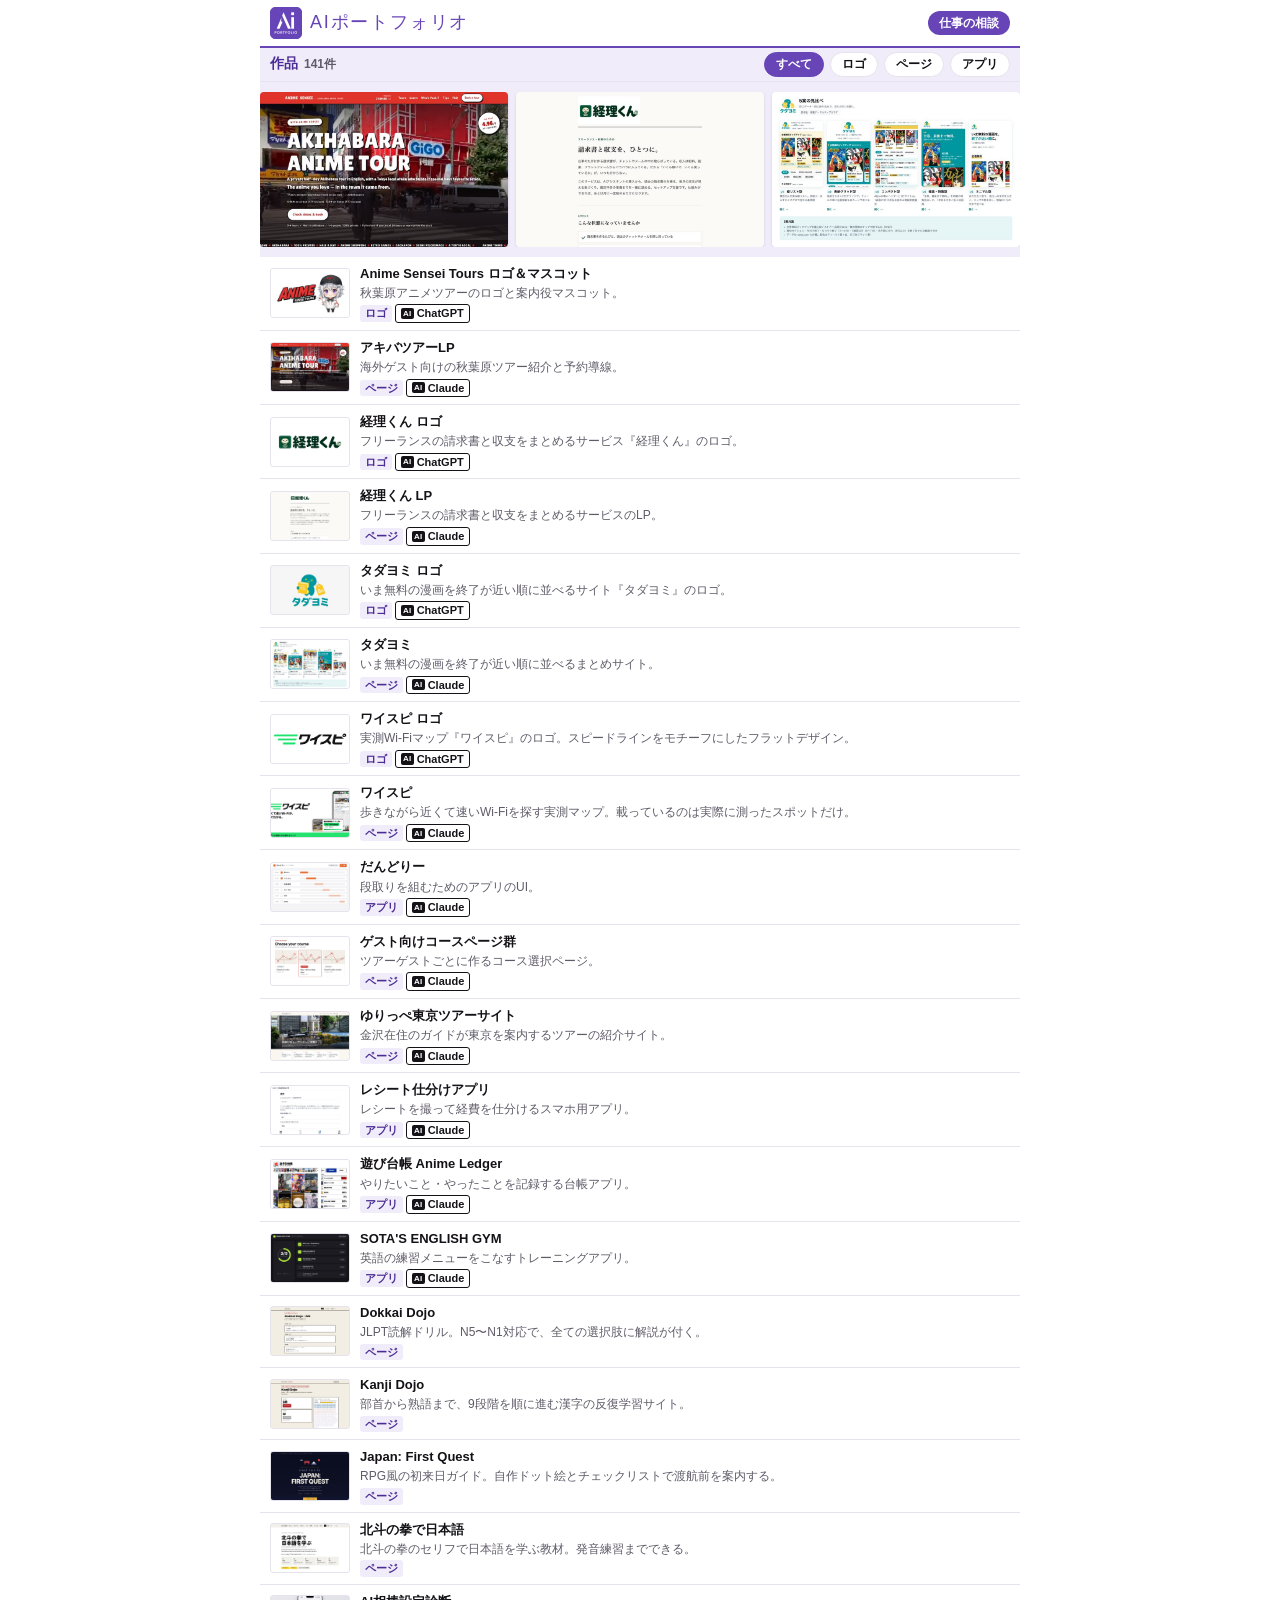
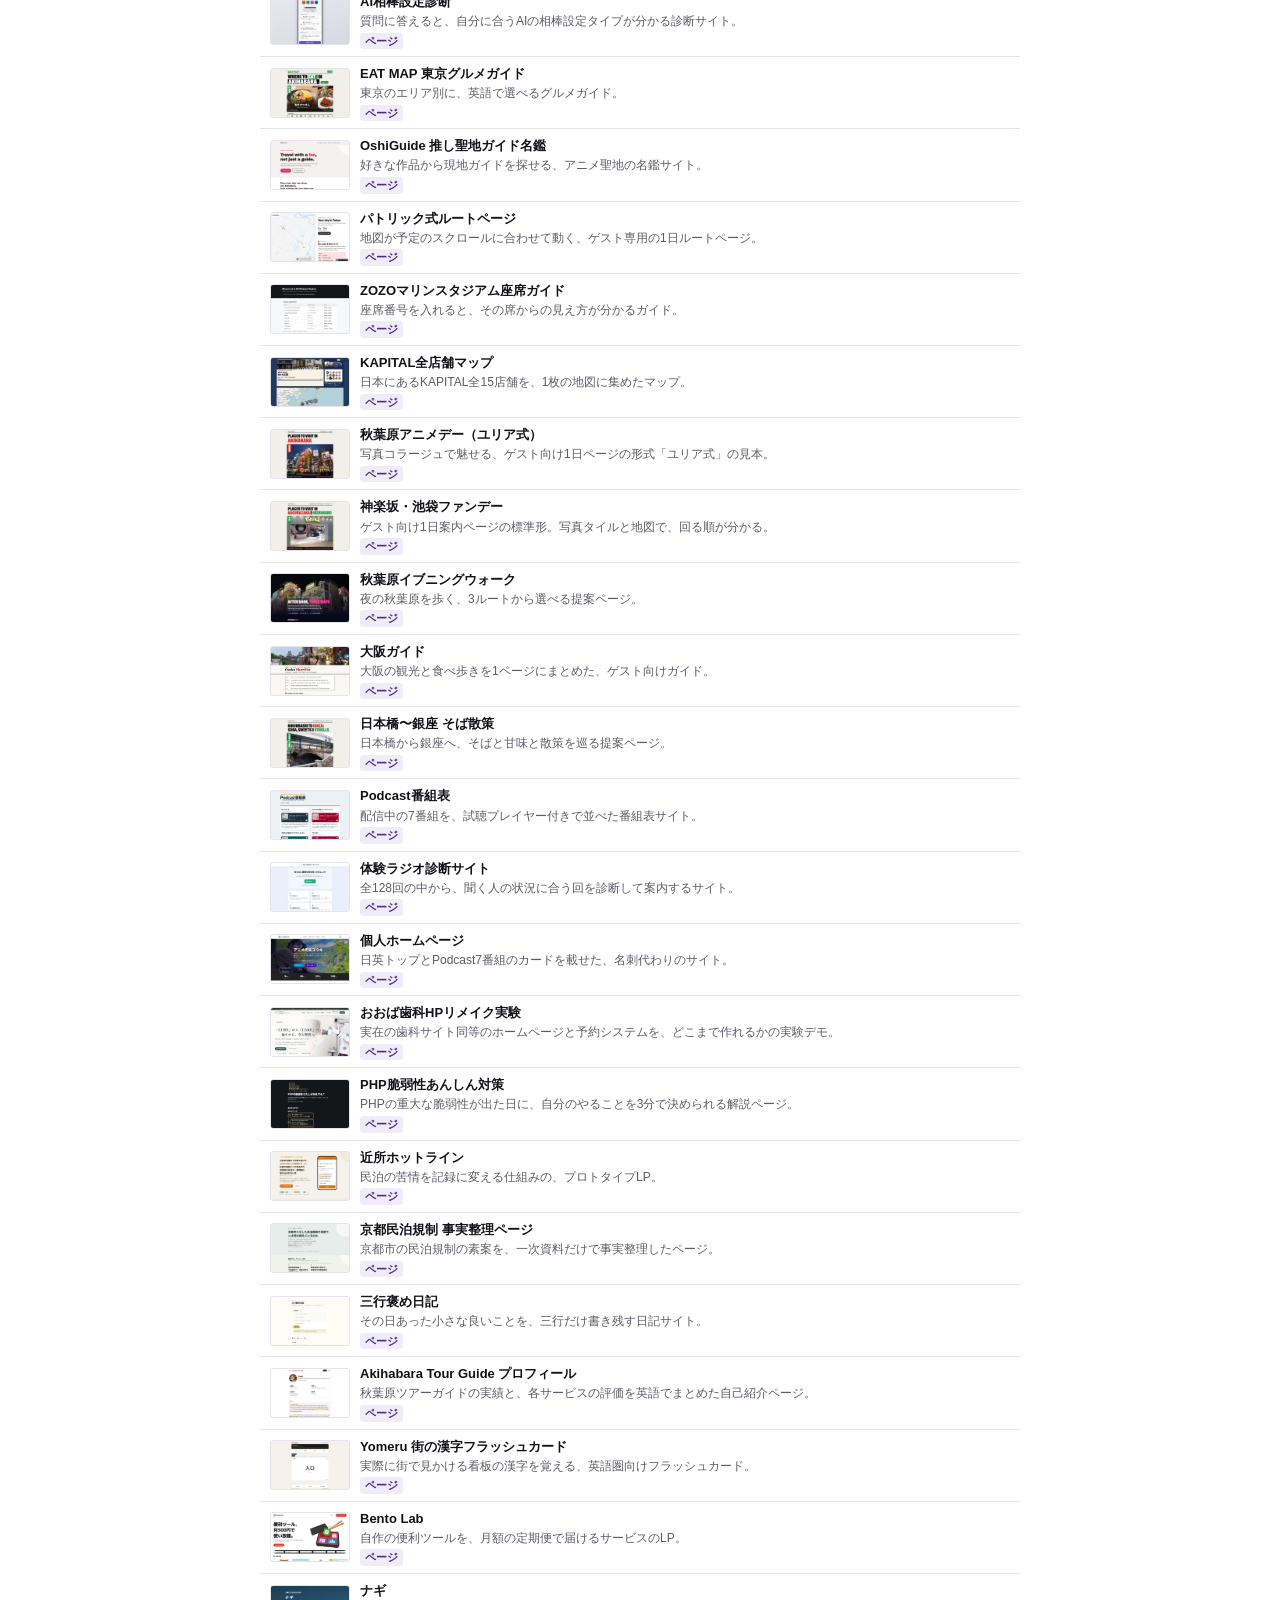
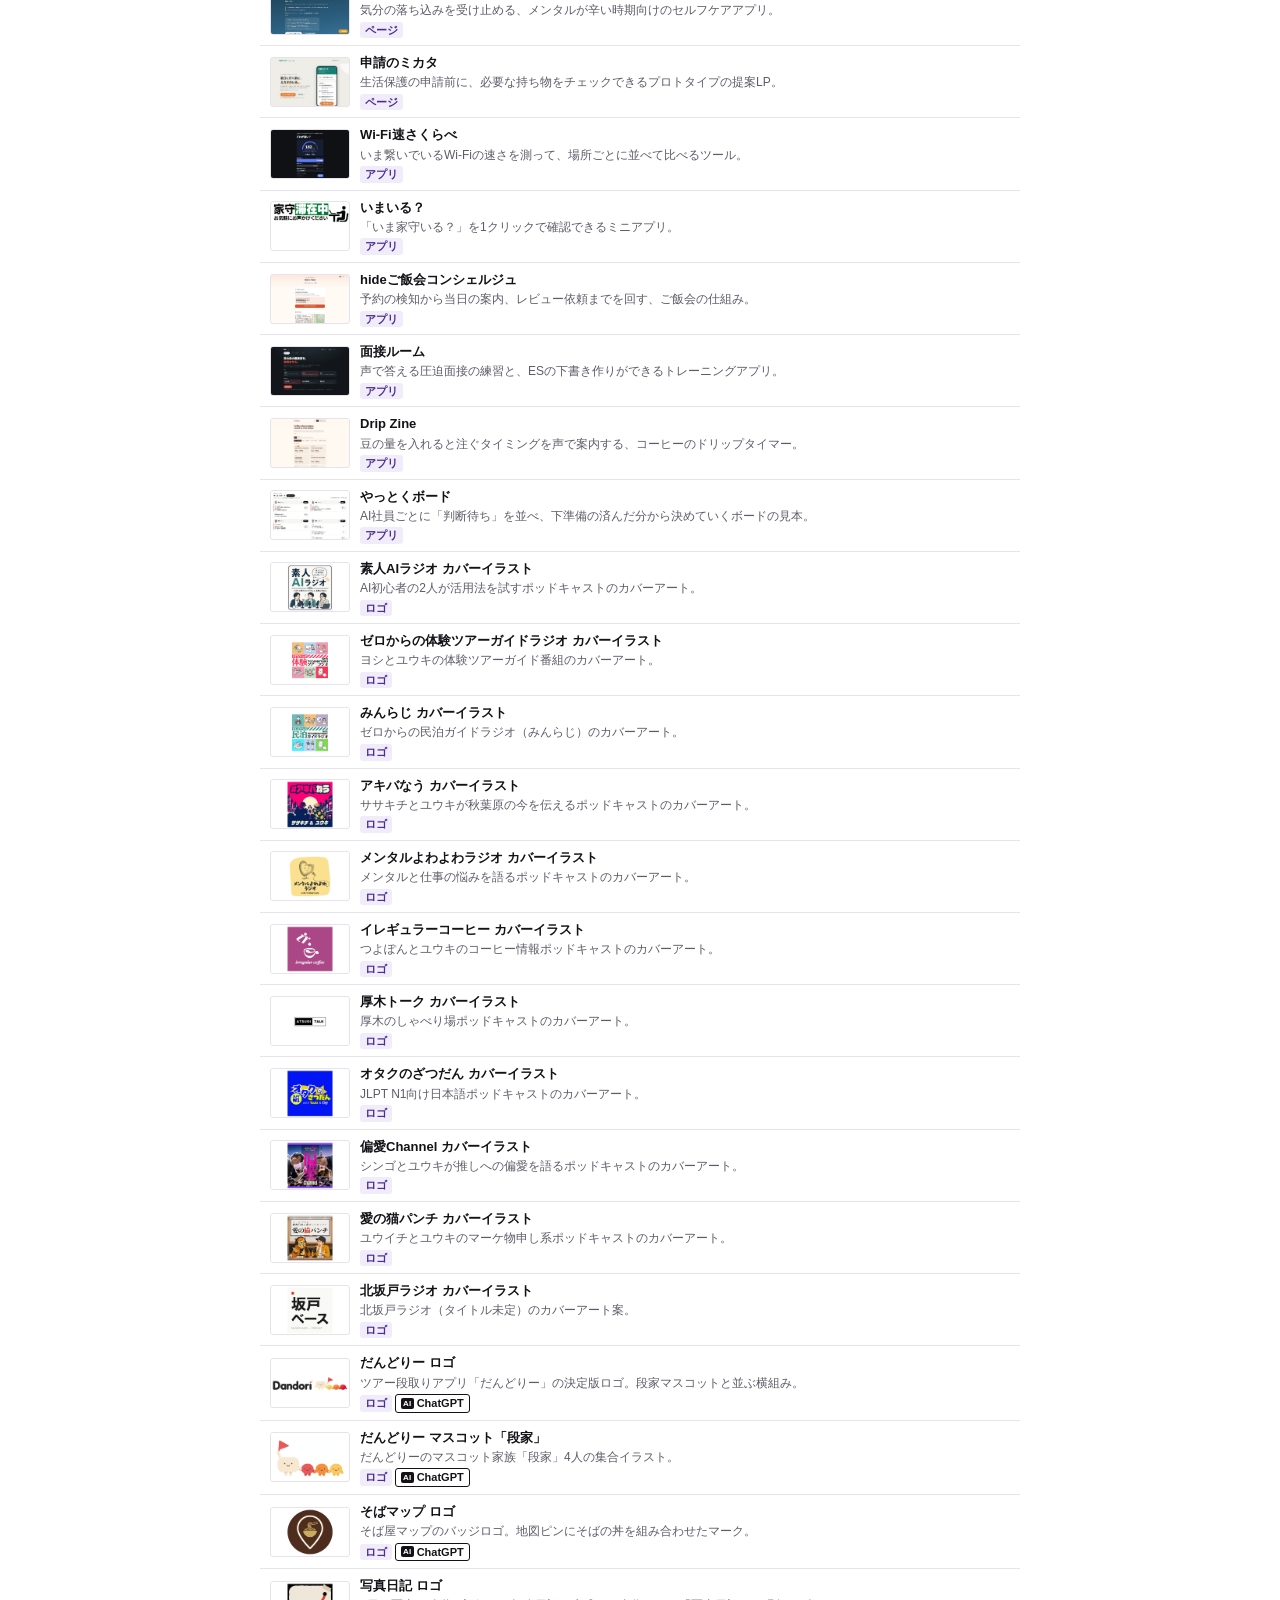
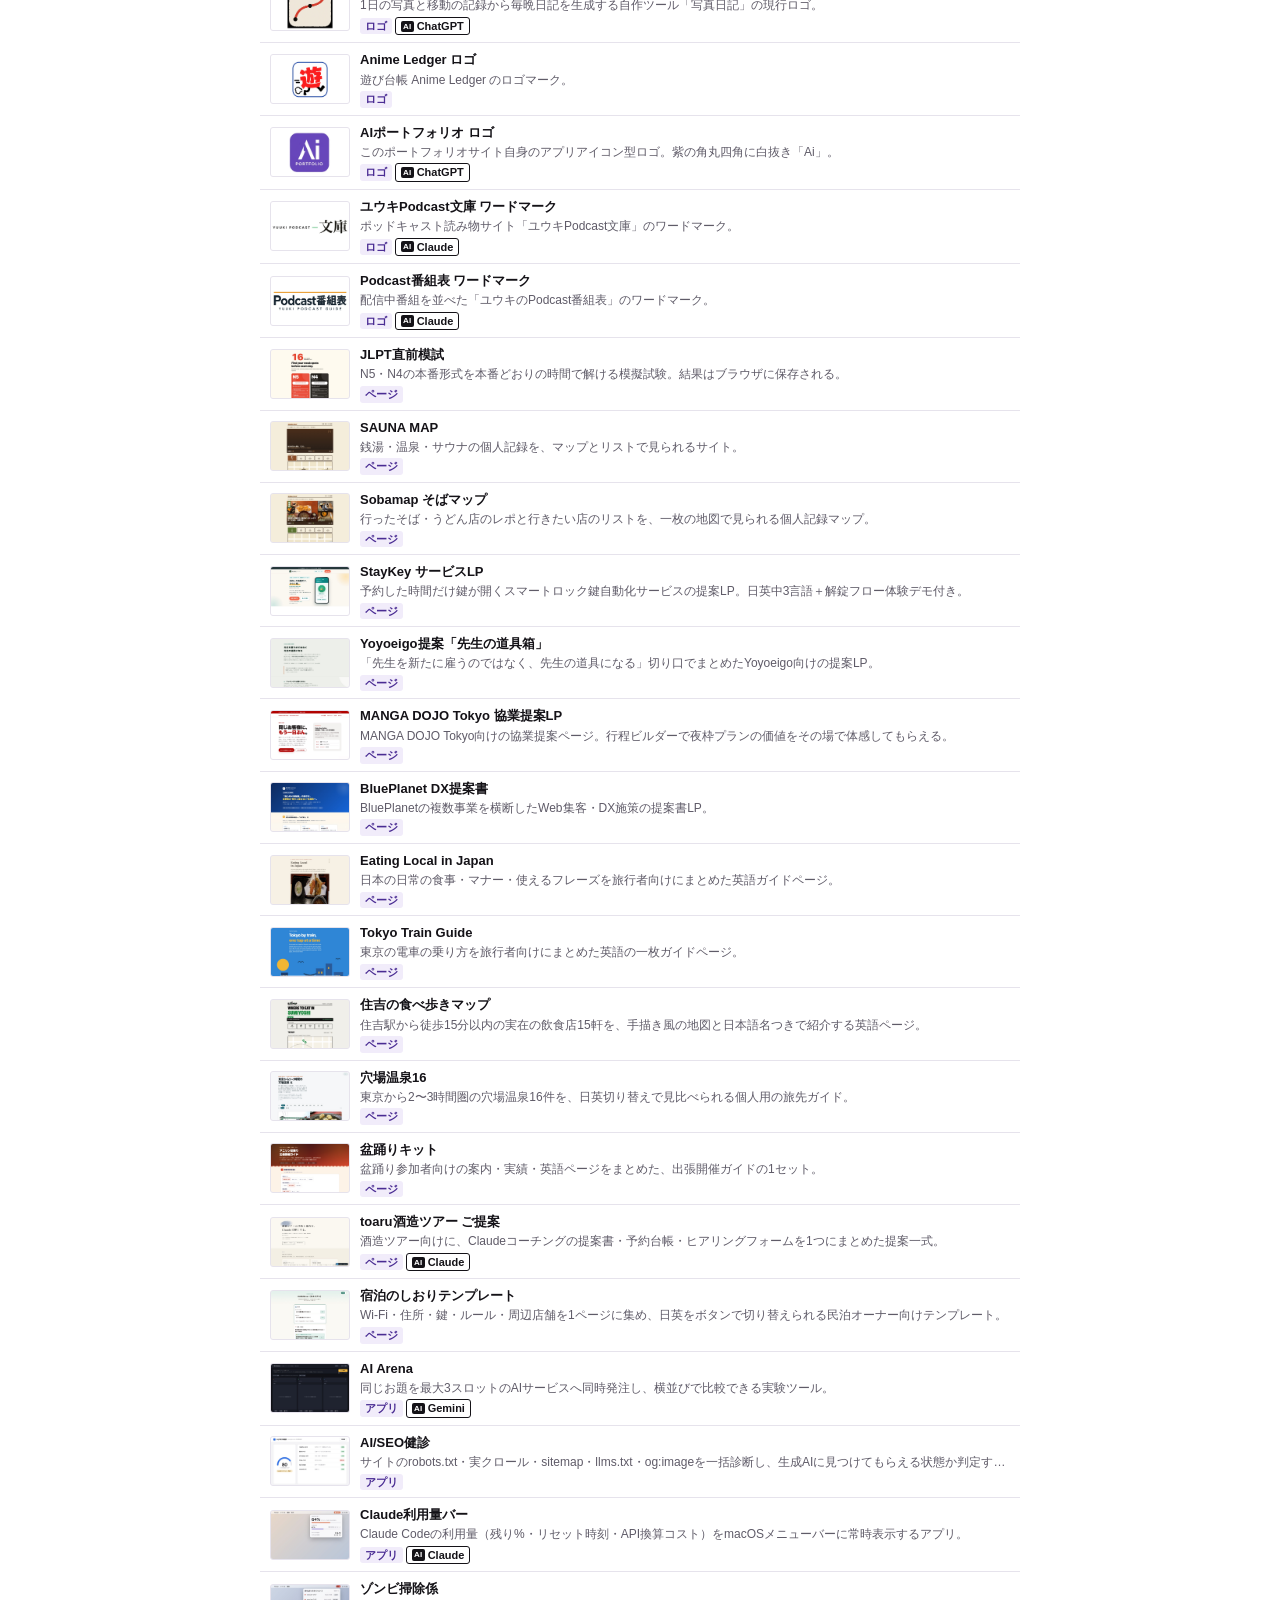
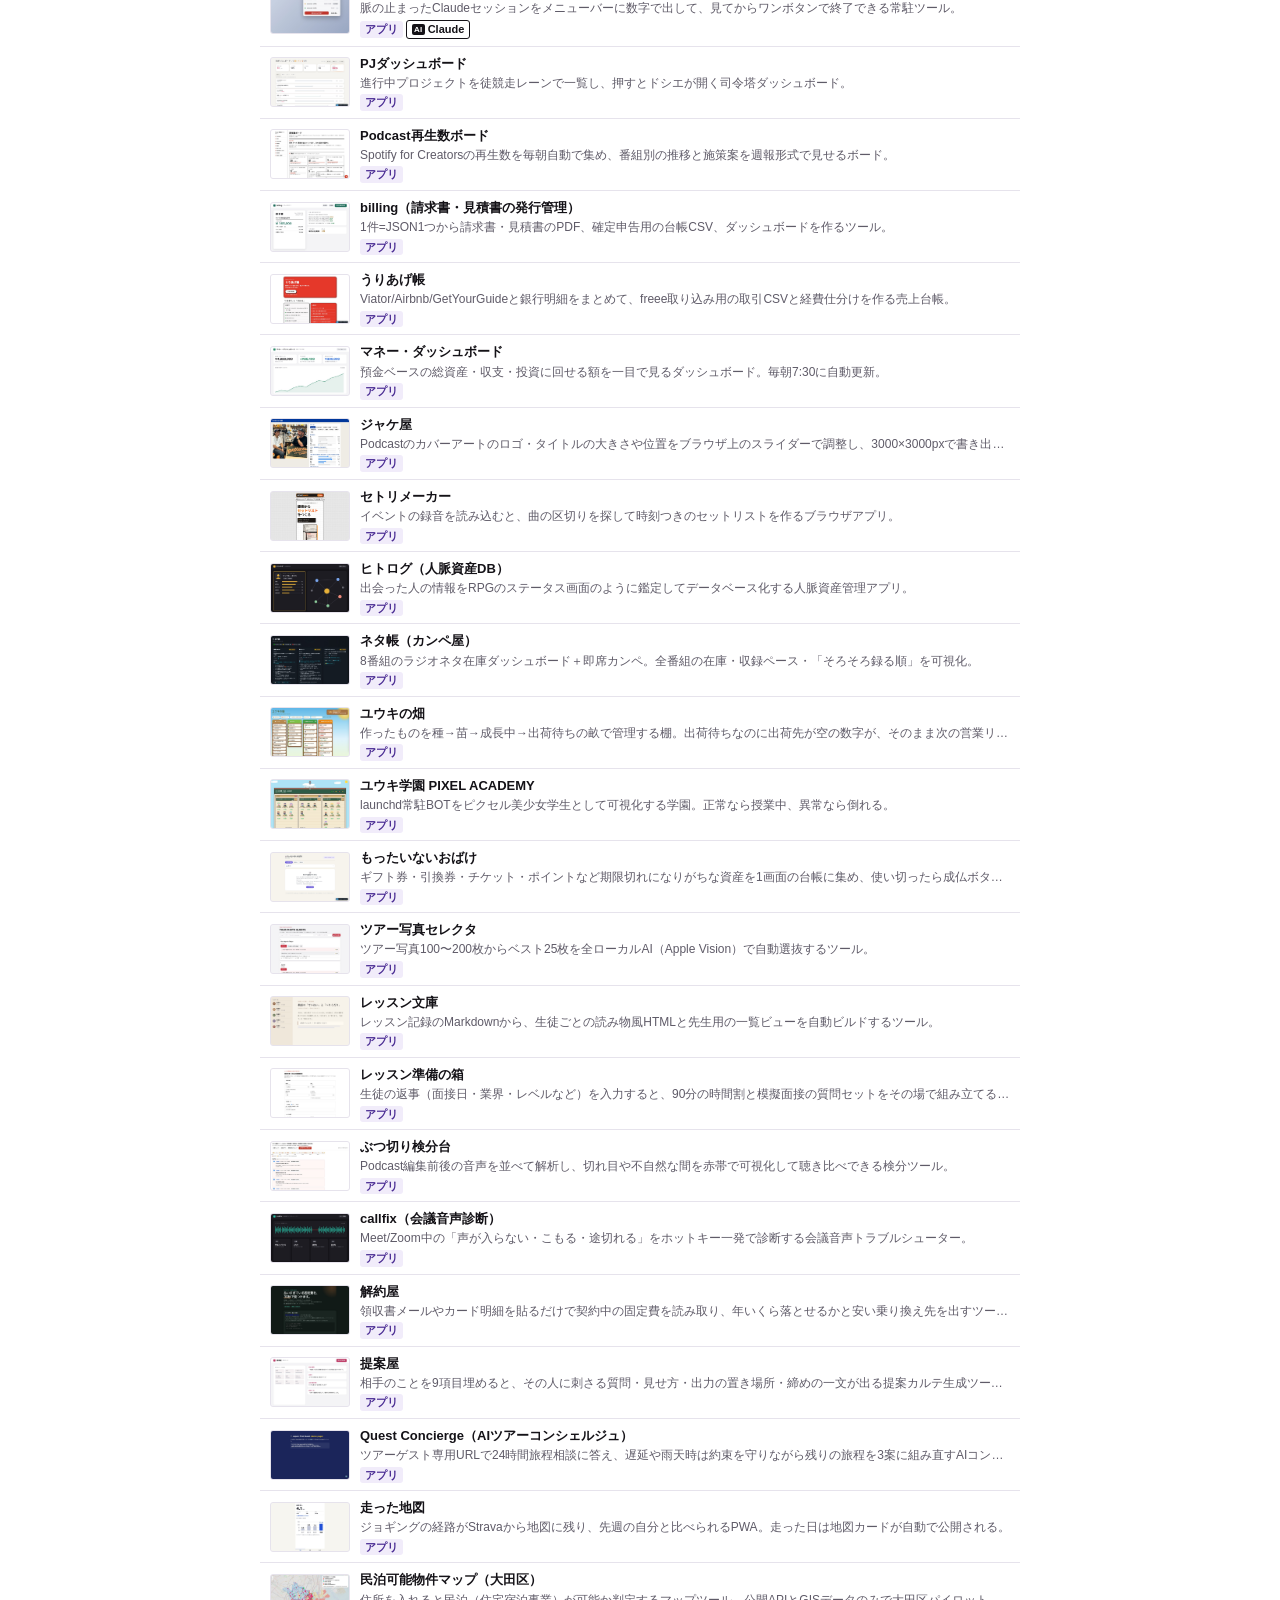
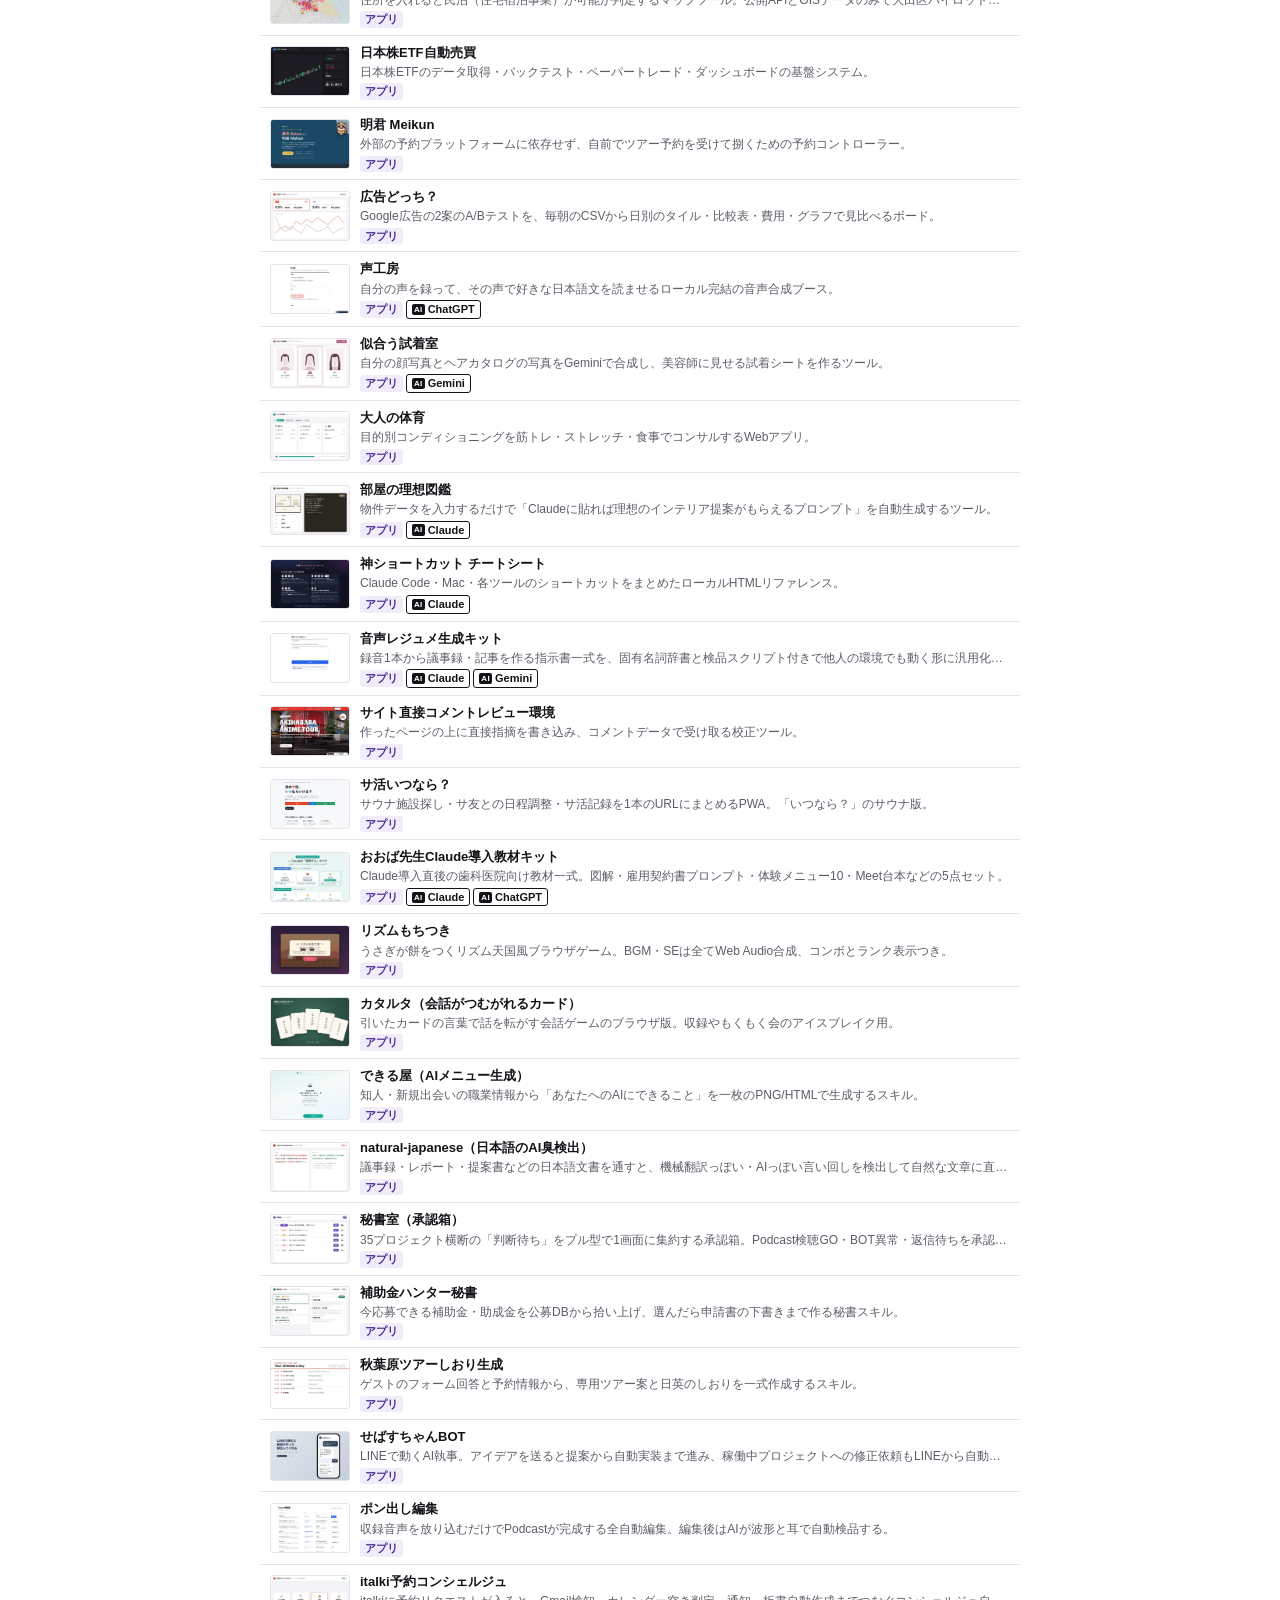
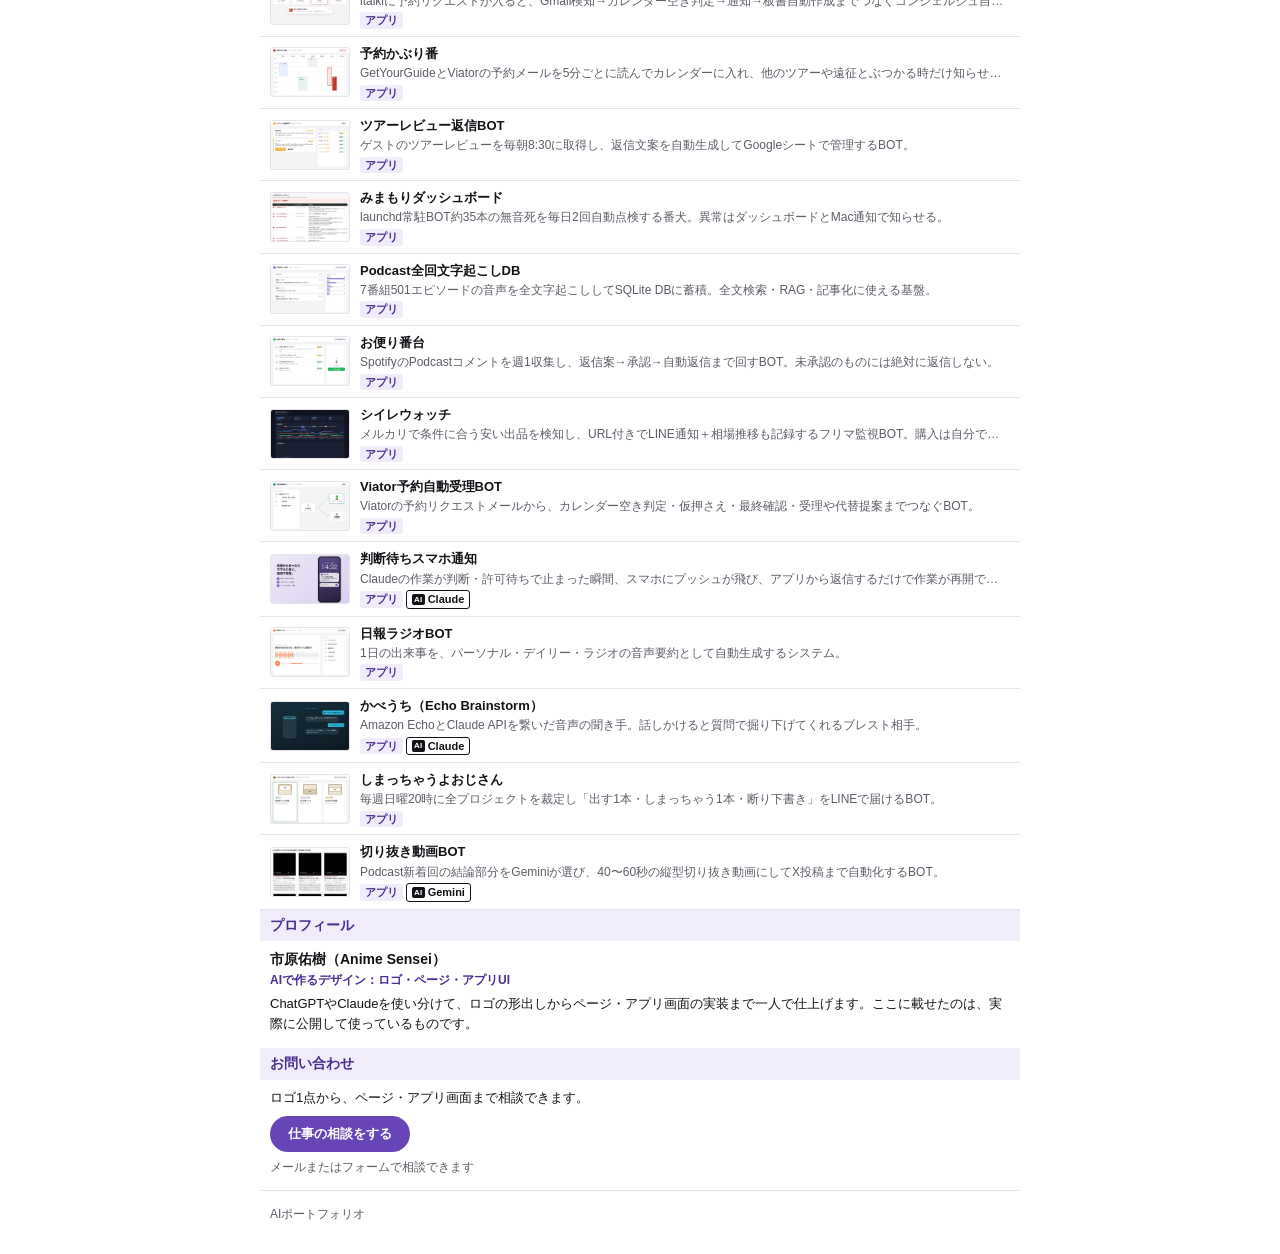
<file: index.html>
<!doctype html>
<!-- 本採用（2026-11-20）：v8 を土台に、絞り込みをヒーローの上へ。見比べボードは board.html -->
<html lang="ja">
<head>
<meta charset="utf-8">
<meta name="viewport" content="width=device-width,initial-scale=1">
<title>AIポートフォリオ｜AIで作ったロゴ・ページ・アプリ</title>
<meta name="description" content="AIで設計・書き出ししたロゴ・ページ・アプリUIの実績集。">
<meta property="og:type" content="website">
<meta property="og:title" content="AIポートフォリオ｜AIで作ったロゴ・ページ・アプリ">
<meta property="og:description" content="ChatGPT・Claudeなどを使い分けて作ったデザイン実績。作品ごとに使用AIを記載。">
<meta property="og:url" content="https://yukitchy.github.io/ai-portfolio/">
<meta property="og:image" content="https://yukitchy.github.io/ai-portfolio/og-main.png">
<meta name="twitter:card" content="summary_large_image">
<link rel="icon" href="favicon-ai.png" type="image/png">
<link rel="apple-touch-icon" href="assets/apple-touch-icon-ai.png">
<link rel="stylesheet" href="common.css">
<style>
.card{display:flex;gap:10px;padding:7px 10px;border-bottom:1px solid var(--line);align-items:center}
.card .tl{flex:0 0 80px;width:80px}
.card .th{border-radius:3px;border:1px solid var(--line)}
.card .b{min-width:0;flex:1}

/* 「作品 N件」とチップを1行に：行ごと上に貼りつく。320pxでも1行に収まるよう左右余白は幅で縮める（横スクロールさせない） */
.wh{position:sticky;top:0;z-index:5;display:flex;align-items:center;gap:6px;background:var(--vio-l);padding-right:10px;border-bottom:1px solid var(--line)}
.wh h2{flex:none;padding-right:0}
.wh .filters{position:static;flex:1;min-width:0;padding:4px 0;border:0;background:none;display:flex;justify-content:flex-end}
.wh .row{overflow:visible;gap:clamp(4px,1.4vw,6px)}
.wh .chip{padding:2px clamp(7px,2.6vw,11px)}

.duo{background:var(--vio-l);padding:10px 0}
.duo .flow{--w:248px;--g:8px;--dur:200s;touch-action:pan-y;cursor:grab;user-select:none;-webkit-user-select:none}
.duo .flow.drag{cursor:grabbing}.duo .flow img{-webkit-user-drag:none}
.duo .th{border-radius:4px;box-shadow:0 1px 3px rgba(40,20,90,.12)}
</style>
</head>
<body class="top">
<div class="wrap">
<header><a class="hd" href="./"><img src="assets/icon.png" alt="" width="32" height="32"><span class="site">AIポートフォリオ</span></a><button type="button" class="cta" aria-haspopup="dialog">仕事の相談</button></header>
<section class="works"><div class="wh"><h2>作品<small><span id="count">–</span>件</small></h2><div class="filters"><div class="row" id="catRow" aria-label="種類で絞り込む"></div></div></div>
<div class="duo" aria-hidden="true"><div class="flow"></div></div><ul class="list" id="list"></ul>
<p id="empty">この種類の作品はまだありません。</p></section>
<section id="profile" class="prof"><h2>プロフィール</h2><p class="pn" id="pName"></p><p class="pr" id="pRole"></p><p class="pb" id="pBio"></p></section>
<section id="contact" class="ct"><h2>お問い合わせ</h2><p class="cl">ロゴ1点から、ページ・アプリ画面まで相談できます。</p><button type="button" class="btn" id="pContact" aria-haspopup="dialog">仕事の相談をする</button><p class="cn" id="pNote"></p></section>
<footer>AIポートフォリオ</footer>
</div>
<script>window.T={card:(it,i)=>`<li class="card${i===0?" first":""}"><span class="tl">${thumb(it)}</span><div class="b">${link(it,esc(it.title),"t")}<p class="d">${esc(it.desc)}</p>${tags(it)}</div></li>`};</script>
<script src="app.js"></script>
</body>
</html>
</file>
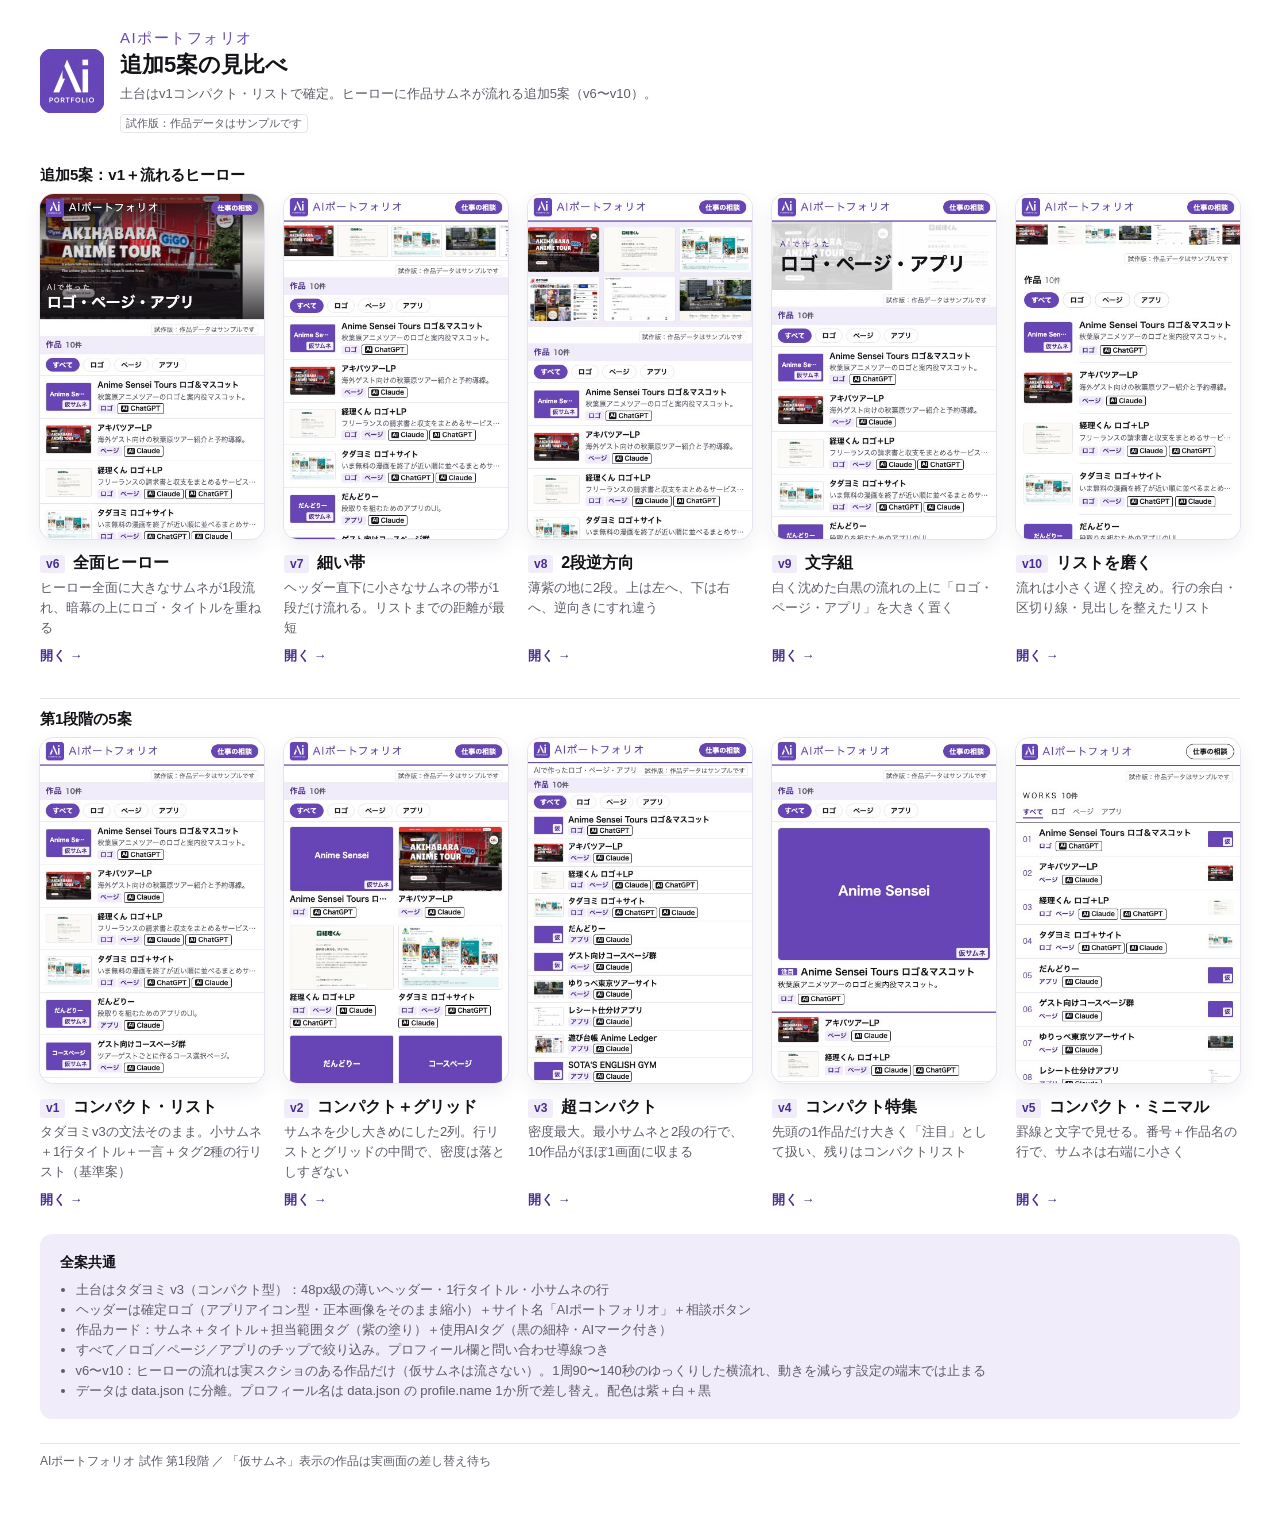
<file: board.html>
<!doctype html>
<html lang="ja">
<head>
<meta charset="utf-8">
<meta name="viewport" content="width=device-width,initial-scale=1">
<title>AIポートフォリオ 試作｜追加5案の見比べ</title>
<meta name="description" content="AIで作ったデザイン実績を見せるポートフォリオサイトの試作。v1を土台に、作品サムネが流れるヒーローを足した追加5案（v6〜v10）と第1段階の5案を見比べるボード。">
<meta property="og:type" content="website">
<meta property="og:title" content="AIポートフォリオ 試作｜追加5案の見比べ">
<meta property="og:description" content="AIで作ったロゴ・ページ・アプリの実績集。v1を磨いた追加5案を並べて比べる。">
<meta property="og:url" content="https://yukitchy.github.io/ai-portfolio/board.html">
<meta property="og:image" content="https://yukitchy.github.io/ai-portfolio/og-board2.png">
<meta name="twitter:card" content="summary_large_image">
<link rel="icon" href="favicon-ai.png" type="image/png">
<link rel="apple-touch-icon" href="assets/apple-touch-icon-ai.png">
<link rel="stylesheet" href="common.css">
<style>
.wrap{max-width:1240px;margin:0 auto;padding:0 20px}
header{display:flex;align-items:center;gap:16px;height:auto;padding:28px 0 20px;border:0}
header img{width:64px;height:64px;flex:none}
header>div{min-width:0}
h1{font-size:22px;font-weight:800;line-height:1.35}
h1 .site{font-size:15px;display:block;margin-bottom:2px}
.lead{font-size:13px;color:var(--sub);margin:4px 0 6px}
.grid{list-style:none;display:grid;grid-template-columns:repeat(auto-fill,minmax(220px,1fr));gap:24px 20px;padding:8px 0 24px}
.v,.v a{display:flex;flex-direction:column;height:100%}.v a{text-decoration:none}
.v .sh{border-radius:14px;overflow:hidden;background:#fff;box-shadow:0 0 0 1px var(--line),0 8px 20px rgba(40,20,90,.08);aspect-ratio:390/600}
.v .sh img{width:100%;height:auto}
.v a:hover .sh{box-shadow:0 0 0 2px var(--vio),0 8px 20px rgba(40,20,90,.14)}
.v h2{font-size:16px;font-weight:800;margin-top:12px;background:none;color:var(--ink);padding:0;display:flex;align-items:baseline;gap:8px}
.v h2 span{font-size:12px;font-weight:800;color:var(--vio-d);background:var(--vio-l);border-radius:3px;padding:0 6px}
.v p{font-size:13px;color:var(--sub);margin-top:2px}
.v .go{margin-top:auto;padding-top:8px;font-size:13px;font-weight:700;color:var(--vio-d)}
.sec{font-size:15px;font-weight:800;color:var(--ink);background:none;padding:8px 0 0;border-top:1px solid var(--line);margin-top:8px}
.sec:first-of-type{border:0;margin:0}
.spec{background:var(--vio-l);border-radius:12px;padding:18px 20px;margin-bottom:24px;font-size:13px;color:var(--sub)}
.spec h3{font-size:14px;color:var(--ink);margin-bottom:6px}
.spec ul{padding-left:1.2em}
footer{padding:8px 0 48px;font-size:12px;color:var(--sub)}
</style>
</head>
<body>
<div class="wrap">
<header><img src="assets/icon.png" alt="AIポートフォリオ" width="64" height="64"><div><h1><span class="site">AIポートフォリオ</span>追加5案の見比べ</h1><p class="lead">土台はv1コンパクト・リストで確定。ヒーローに作品サムネが流れる追加5案（v6〜v10）。</p><span class="note">試作版：作品データはサンプルです</span></div></header>
<h2 class="sec">追加5案：v1＋流れるヒーロー</h2>
<ul class="grid">
<li class="v"><a href="v6.html"><div class="sh"><img src="shots/v6.jpg" alt="v6のスマホ表示" width="390" height="844"></div><h2><span>v6</span>全面ヒーロー</h2><p>ヒーロー全面に大きなサムネが1段流れ、暗幕の上にロゴ・タイトルを重ねる</p><span class="go">開く →</span></a></li>
<li class="v"><a href="v7.html"><div class="sh"><img src="shots/v7.jpg" alt="v7のスマホ表示" width="390" height="844"></div><h2><span>v7</span>細い帯</h2><p>ヘッダー直下に小さなサムネの帯が1段だけ流れる。リストまでの距離が最短</p><span class="go">開く →</span></a></li>
<li class="v"><a href="v8.html"><div class="sh"><img src="shots/v8.jpg" alt="v8のスマホ表示" width="390" height="844"></div><h2><span>v8</span>2段逆方向</h2><p>薄紫の地に2段。上は左へ、下は右へ、逆向きにすれ違う</p><span class="go">開く →</span></a></li>
<li class="v"><a href="v9.html"><div class="sh"><img src="shots/v9.jpg" alt="v9のスマホ表示" width="390" height="844"></div><h2><span>v9</span>文字組</h2><p>白く沈めた白黒の流れの上に「ロゴ・ページ・アプリ」を大きく置く</p><span class="go">開く →</span></a></li>
<li class="v"><a href="v10.html"><div class="sh"><img src="shots/v10.jpg" alt="v10のスマホ表示" width="390" height="844"></div><h2><span>v10</span>リストを磨く</h2><p>流れは小さく遅く控えめ。行の余白・区切り線・見出しを整えたリスト</p><span class="go">開く →</span></a></li>
</ul>
<h2 class="sec">第1段階の5案</h2>
<ul class="grid">
<li class="v"><a href="v1.html"><div class="sh"><img src="shots/v1.jpg" alt="v1のスマホ表示" width="390" height="844"></div><h2><span>v1</span>コンパクト・リスト</h2><p>タダヨミv3の文法そのまま。小サムネ＋1行タイトル＋一言＋タグ2種の行リスト（基準案）</p><span class="go">開く →</span></a></li>
<li class="v"><a href="v2.html"><div class="sh"><img src="shots/v2.jpg" alt="v2のスマホ表示" width="390" height="844"></div><h2><span>v2</span>コンパクト＋グリッド</h2><p>サムネを少し大きめにした2列。行リストとグリッドの中間で、密度は落としすぎない</p><span class="go">開く →</span></a></li>
<li class="v"><a href="v3.html"><div class="sh"><img src="shots/v3.jpg" alt="v3のスマホ表示" width="390" height="844"></div><h2><span>v3</span>超コンパクト</h2><p>密度最大。最小サムネと2段の行で、10作品がほぼ1画面に収まる</p><span class="go">開く →</span></a></li>
<li class="v"><a href="v4.html"><div class="sh"><img src="shots/v4.jpg" alt="v4のスマホ表示" width="390" height="844"></div><h2><span>v4</span>コンパクト特集</h2><p>先頭の1作品だけ大きく「注目」として扱い、残りはコンパクトリスト</p><span class="go">開く →</span></a></li>
<li class="v"><a href="v5.html"><div class="sh"><img src="shots/v5.jpg" alt="v5のスマホ表示" width="390" height="844"></div><h2><span>v5</span>コンパクト・ミニマル</h2><p>罫線と文字で見せる。番号＋作品名の行で、サムネは右端に小さく</p><span class="go">開く →</span></a></li>
</ul>
<div class="spec"><h3>全案共通</h3><ul>
<li>土台はタダヨミ v3（コンパクト型）：48px級の薄いヘッダー・1行タイトル・小サムネの行</li>
<li>ヘッダーは確定ロゴ（アプリアイコン型・正本画像をそのまま縮小）＋サイト名「AIポートフォリオ」＋相談ボタン</li>
<li>作品カード：サムネ＋タイトル＋担当範囲タグ（紫の塗り）＋使用AIタグ（黒の細枠・AIマーク付き）</li>
<li>すべて／ロゴ／ページ／アプリのチップで絞り込み。プロフィール欄と問い合わせ導線つき</li>
<li>v6〜v10：ヒーローの流れは実スクショのある作品だけ（仮サムネは流さない）。1周90〜140秒のゆっくりした横流れ、動きを減らす設定の端末では止まる</li>
<li>データは data.json に分離。プロフィール名は data.json の profile.name 1か所で差し替え。配色は紫＋白＋黒</li>
</ul></div>
<footer>AIポートフォリオ 試作 第1段階 ／ 「仮サムネ」表示の作品は実画面の差し替え待ち</footer>
</div>
</body>
</html>
</file>
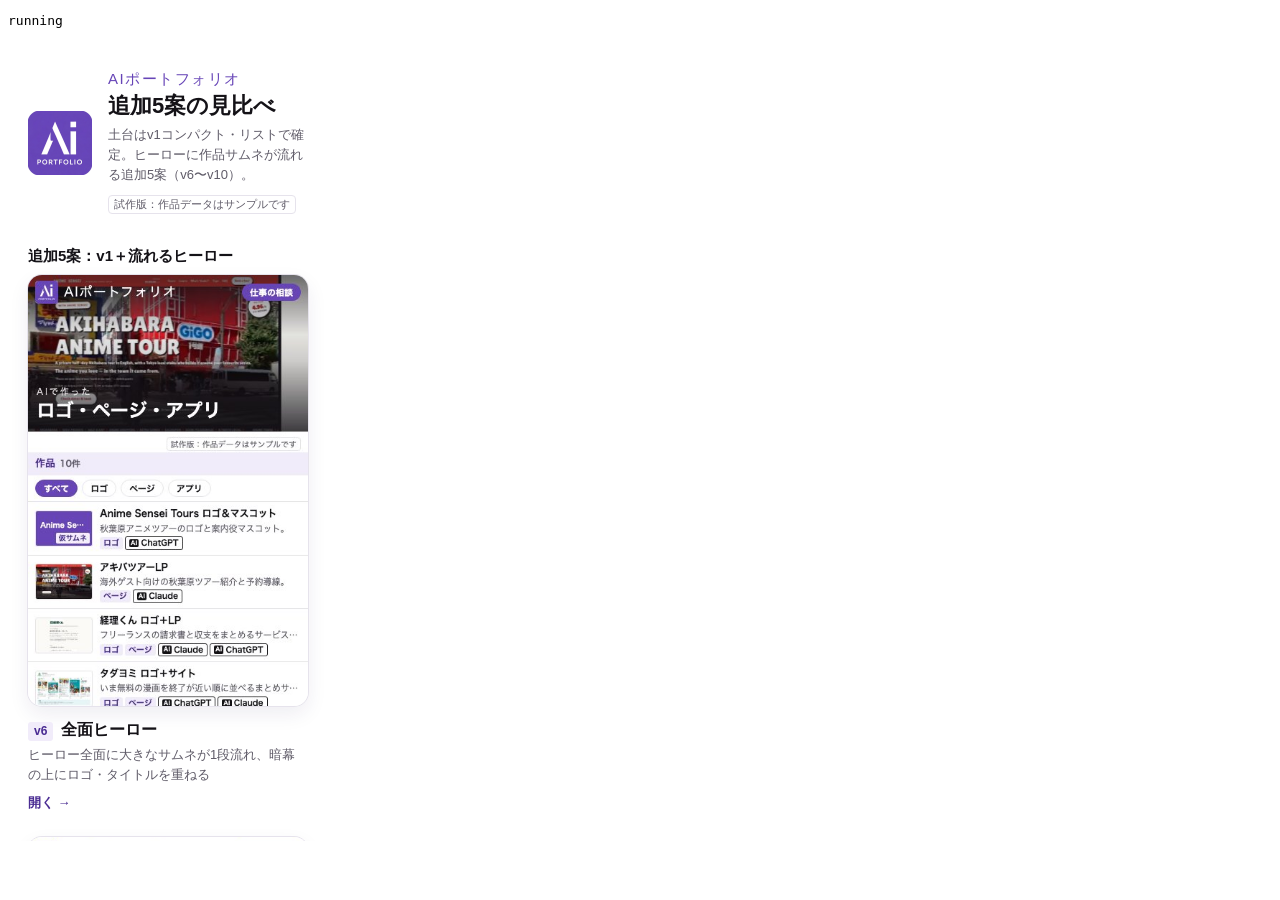
<file: selftest.html>
<!doctype html><meta charset="utf-8"><title>selftest</title><body><pre id="out">running</pre>
<script>
// 自己検査：本採用トップ(index)＋見比べボード(board)＋v1〜v10 それぞれで 320/390幅のはみ出し・見出し1行・丸ゴシック、v1〜v5で絞り込み・0件空表示・タグ・リンク・ロゴ/OG/favicon を確認
const out=[],ok=(c,m)=>out.push((c?"PASS ":"FAIL ")+m);
const load=(p,w)=>new Promise(r=>{const f=document.createElement("iframe");f.style.cssText=`width:${w}px;height:800px;border:0`;f.src=p;f.onload=()=>setTimeout(()=>r(f.contentWindow),1200);document.body.append(f)});
const B="https://yukitchy.github.io/ai-portfolio/";
// 仕事の相談モーダル：ヘッダー/プロフィールの両ボタンで開く・×/背景で閉じる・本文タップでは閉じない・はみ出しなし・リンク先（ESCはdialog標準。合成キーでは発火しないためライブのCDP実測で確認）
const MAILTO="mailto:japantour@muse.ai?subject="+encodeURIComponent("【AIポートフォリオ】仕事の相談")+"&body="+encodeURIComponent("お名前：\r\n相談の種類：ロゴ・ページ・アプリ画面・その他\r\n相談内容：\r\n"),FORM="https://docs.google.com/forms/d/e/1FAIpQLScUAsRq5ExFKlfU7qa3hRLjSBkEPVIRfvZ89BDcUkBsQ1rokQ/viewform";
const modal=(d,win,L,w)=>{const g=d.getElementById("cdlg"),r=[];if(!g)return ok(0,`${L} モーダルあり`);
  for(const s of ["header .cta","#pContact"]){d.querySelector(s).click();const b=g.querySelector(".mb").getBoundingClientRect();r.push(g.open&&b.left>=0&&b.right<=w+0.5&&d.documentElement.scrollWidth<=w);
    g.querySelector(".ms").click();r.push(g.open);g.querySelector(".x").click();r.push(!g.open);
    d.querySelector(s).click();g.dispatchEvent(new win.MouseEvent("click",{bubbles:true}));r.push(!g.open);}
  ok(r.every(Boolean),`${L} 相談モーダル：ヘッダー/プロフィール両方で開く・枠内・本文タップで閉じない・×と背景で閉じる [${r.map(x=>x?1:0).join("")}]`);
  const m=g.querySelector("a.mail"),f=g.querySelector("a.form");
  ok(m.getAttribute("href")===MAILTO&&decodeURIComponent(m.href.split("body=")[1]).includes("相談の種類：ロゴ・ページ・アプリ画面・その他")&&f.getAttribute("href")===FORM&&f.target==="_blank"&&f.rel==="noopener",`${L} メール=mailto(宛先・件名・本文テンプレ)・フォーム=Googleフォーム/_blank/noopener`);};
(async()=>{
 for(const v of ["board","index",...Array.from({length:10},(_,i)=>"v"+(i+1))]){
  for(const w of [320,390]){
    const win=await load(`${v}.html`,w),d=win.document;
    const over=[...d.querySelectorAll("body *")].filter(e=>e.getBoundingClientRect().right>w+0.5&&!e.closest(".row,.flow")).map(e=>e.className||e.tagName).slice(0,3);
    ok(d.documentElement.scrollWidth<=w&&!over.length,`${v} ${w}px 横はみ出しなし (scrollWidth=${d.documentElement.scrollWidth}${over.length?" 犯人:"+over:""})`);
    const h=[...d.querySelectorAll("h1,h2,h3")].filter(x=>x.offsetParent);
    const bad=h.filter(x=>x.scrollWidth>x.clientWidth+1||(cs=>(x.clientHeight-parseFloat(cs.paddingTop)-parseFloat(cs.paddingBottom))/parseFloat(cs.lineHeight)>(x.querySelector(".site")?2.6:1.5))(getComputedStyle(x)));
    ok(!bad.length,`${v} ${w}px 見出し${h.length}本すべて1行${bad.length?" NG:"+bad.map(x=>x.textContent):""}`);
    ok(!/maru|rounded|丸/i.test([...d.querySelectorAll("*")].map(e=>getComputedStyle(e).fontFamily).join()),`${v} ${w}px 丸ゴシック不使用`);
    if(v==="index"){const h=d.querySelector(".wh>h2").getBoundingClientRect(),cs=[...d.querySelectorAll("#catRow .chip")].map(c=>c.getBoundingClientRect()),r=d.querySelector("#catRow");
      ok(cs.length===4&&cs.every(c=>c.left>=h.right&&c.right<=w-0.5&&Math.abs((c.top+c.bottom)/2-(h.top+h.bottom)/2)<3)&&r.scrollWidth<=r.clientWidth&&d.querySelector(".wh").offsetHeight<=40,`index ${w}px チップ4つが「作品 N件」と同じ1行・件数の右・行内スクロールなし（行高${d.querySelector(".wh").offsetHeight}px）`);}
    if(v!=="board"&&(v==="index"||w===390))modal(d,win,`${v} ${w}px`,w);
    if(w!==390)continue;
    const self=v==="index"?B:`${B}${v}.html`,top=v==="index";
    ok(d.querySelector('link[rel=icon]').href.endsWith("favicon-ai.png")&&d.querySelector('link[rel=apple-touch-icon]').href.endsWith("assets/apple-touch-icon-ai.png")&&d.querySelector('meta[property="og:image"]').content===B+({board:"og-board2.png",index:"og-main.png"}[v]||"og.png")&&d.querySelector('meta[property="og:url"]').content===self,`${v} favicon/apple-touch/og:image/og:url=${self}`);
    const logo=d.querySelector("header img");ok(logo&&logo.complete&&logo.naturalWidth===256&&/assets\/icon\.png$/.test(logo.src),`${v} ヘッダーロゴ＝確定アイコン ${logo&&logo.src.split("/").pop()}`);
    if(v==="board"){
      const links=[...d.querySelectorAll(".grid a")].map(a=>a.getAttribute("href"));ok(links.join()==="v6.html,v7.html,v8.html,v9.html,v10.html,v1.html,v2.html,v3.html,v4.html,v5.html",`board 10案リンク ${links}`);
      const sh=[...d.querySelectorAll(".sh img")];ok(sh.length===10&&sh.every(i=>i.complete&&i.naturalWidth===390&&i.naturalHeight===844),`board スクショ10枚 390×844`);
      continue;
    }
    ok(/AIポートフォリオ/.test(d.querySelector("header").textContent),`${v} ヘッダーにサイト名`);
    const hh=d.querySelector("header").offsetHeight;ok(hh<=50,`${v} 薄いヘッダー ${hh}px`);
    ok(d.querySelector('header button.cta')&&!d.querySelector('a[href="#contact"]'),`${v} ヘッダーに相談導線（自己リンク#contactなし）`);
    const ts=[...d.querySelectorAll("#list .card .t")].filter(x=>!x.closest(".first"));ok(ts.every(x=>x.getClientRects().length===1&&x.offsetHeight<=24),`${v} 作品タイトル1行`);
    if(top){const o=[...d.querySelectorAll("header,.works>.wh,.duo,#list")].map(e=>e.getBoundingClientRect().top);ok(o.length===4&&o.every((t,i)=>!i||t>o[i-1]),`index 並び＝ヘッダー→作品見出し＋絞り込み→流れ→リスト`);ok(!/試作|サンプル/.test(d.body.textContent),`index 試作・サンプル表記なし`);}
    if(top||+v.slice(1)>=6){const fl=[...d.querySelectorAll(".flow")],ims=fl.flatMap(f=>[...f.querySelectorAll("img")]);
      ok(fl.length&&fl.every(f=>{const r=f.getBoundingClientRect(),t=f.querySelector(".tr");return r.left>=0&&r.right<=w+0.5&&getComputedStyle(f).overflowX==="hidden"&&t.scrollWidth>=2*w&&parseFloat(getComputedStyle(t).animationDuration)>=90&&getComputedStyle(t).animationTimingFunction==="linear"}),`${v} 流れ${fl.length}段：枠内に収まり・幅を埋め・1周90秒以上の等速`);if(top)ok(fl.length===1,`index 流れは1段`);if(top){const f=fl[0],a=f.querySelector(".tr").getAnimations()[0],P=(t,x,y)=>f.dispatchEvent(new win.PointerEvent(t,{bubbles:true,pointerId:7,pointerType:"touch",clientX:x,clientY:y,button:0})),k=a.effect.getTiming().duration/(f.querySelector(".tr").scrollWidth/2),c0=a.currentTime;
        P("pointerdown",100,100);P("pointermove",160,104);const D=a.effect.getTiming().duration,dd=((c0-a.currentTime)%D+D)%D/k,ps=a.playState;P("pointerup",160,104);const pr=a.playState;let cl=0;f.addEventListener("click",()=>cl++);f.querySelector("img").dispatchEvent(new win.MouseEvent("click",{bubbles:true}));
        P("pointerdown",100,100);P("pointermove",102,160);const dv=a.playState;P("pointercancel",102,160);
        ok(getComputedStyle(f).touchAction==="pan-y"&&Math.abs(dd-60)<3&&ps==="paused"&&pr==="running"&&cl===0&&dv==="running",`index 流れはドラッグで動かせる（横60px→${dd.toFixed(1)}px追随・離すと再生・直後のクリック無効・縦はスクロールに任せる）`);}if(top){const im=fl[0].querySelector("img").getBoundingClientRect();ok(Math.abs(im.width-248)<1&&Math.abs(im.height-155)<1,`index 流れのサムネは2倍サイズ ${im.width}×${im.height}px（旧124×77.5）`);}
      ok(ims.length&&ims.every(i=>/^thumbs\//.test(i.getAttribute("src"))&&i.complete&&i.naturalWidth>0)&&!fl.some(f=>f.querySelector(".ph")),`${v} 流れは実スクショ${new Set(ims.map(i=>i.getAttribute("src"))).size}種のみ（仮サムネなし）`);
      ok([...d.styleSheets].some(ss=>[...ss.cssRules].some(r=>r.media&&/prefers-reduced-motion/.test(r.media.mediaText))),`${v} prefers-reduced-motionで停止`);}
    if(v==="v3"){const c=[...d.querySelectorAll("#list .card")];ok(c[9].getBoundingClientRect().top<844,`v3 10作品目が1画面(844)内 top=${Math.round(c[9].getBoundingClientRect().top)}`);}
    // 期待値は data.json から数える（件数を手で書かない）
    const n=()=>d.querySelectorAll("#list .card").length,click=s=>d.querySelector(s).click(),ALL=win.APP.items,withAI=ALL.filter(i=>i.ai.length),cnt=c=>ALL.filter(i=>i.scope.includes(c)).length;
    ok(ALL.length===139&&n()===ALL.length&&d.querySelector("#count").textContent==="139"&&cnt("ロゴ")===22&&cnt("ページ")===47&&cnt("アプリ")===70,`${v} すべて → ${n()}件（件数表示 ${d.querySelector("#count")&&d.querySelector("#count").textContent}）`);
    const sN=ALL.reduce((a,i)=>a+i.scope.length,0),aN=withAI.reduce((a,i)=>a+i.ai.length,0);
    ok(d.querySelectorAll("#list .scope").length===sN&&d.querySelectorAll("#list .ai").length===aN,`${v} 担当タグ${d.querySelectorAll("#list .scope").length}/${sN}・使用AIタグ${d.querySelectorAll("#list .ai").length}/${aN}`);
    ok([...d.querySelectorAll("#list .card")].every((c,i)=>{const t=c.querySelector(".tags");return t&&t.querySelectorAll(".scope").length===ALL[i].scope.length&&t.querySelectorAll(".ai").length===ALL[i].ai.length})&&![...d.querySelectorAll("#list .scope,#list .ai")].some(x=>!x.textContent.trim()),`${v} 全${ALL.length}件にカテゴリタグ・AI不明${ALL.length-withAI.length}件はAIタグなし・空チップなし`);
    const sc=getComputedStyle(d.querySelector(".scope")),ai=getComputedStyle(d.querySelector(".ai"));ok((sc.backgroundColor!==ai.backgroundColor||sc.borderTopStyle!==ai.borderTopStyle)&&ai.borderTopStyle==="solid"&&getComputedStyle(d.querySelector(".ai"),"::before").content.includes("AI"),`${v} 使用AIタグは担当タグと別の見た目`);
    const LS=i=>i.thumb||Object.values(i.thumbs||{}).find(Boolean);ok([...d.querySelectorAll("#list .card")].every((c,j)=>{const g=c.querySelector("img.th");return LS(ALL[j])?g&&g.getAttribute("src")===LS(ALL[j]):!g})&&ALL.filter(i=>!i.thumb&&i.thumbs&&i.thumbs["ロゴ"]).length===22,`${v} すべて → thumb空でもロゴ絵のある22件はリストにロゴ絵（仮サムネにしない）`);
    ok(d.querySelectorAll("#list img.th").length===ALL.filter(LS).length&&d.querySelectorAll("#list .ph").length===ALL.filter(i=>!LS(i)).length&&[...d.querySelectorAll("#list .ph")].every(p=>/仮サムネ/.test(p.textContent)),`${v} 実スクショ${d.querySelectorAll("#list img.th").length}・仮サムネ${d.querySelectorAll("#list .ph").length}（仮表示あり）`);
    {const r=[];for(const c of ["","ロゴ","ページ","アプリ"]){click(`[data-cat="${c}"]`);r.push(`${c||"すべて"}:${d.querySelectorAll("#list .ph,.flow .ph").length}`);}click('[data-cat=""]');
      ok(r.every(x=>x.endsWith(":0"))&&!ALL.some(i=>!LS(i))&&ALL.filter(i=>i.scope.includes("アプリ")||i.scope.includes("ページ")).every(i=>i.thumb),`${v} 仮サムネ0件（リスト・流れとも／${r.join(" ")}）・ページ/アプリ全作品にthumbあり`);}
    const cards=[...d.querySelectorAll("#list .card")],its=win.APP.items;
    ok(cards.every((c,i)=>{const a=c.querySelectorAll("a");return its[i].url?(a.length===1&&a[0].getAttribute("href")===its[i].url&&a[0].target==="_blank"&&a[0].rel==="noopener"):a.length===0}),`${v} 各カードのリンク＝data.jsonのurl（なしは0本・_blank/noopener）`);
    ok(its.filter(i=>i.url).length===70&&!its.find(i=>i.id===5).url,`${v} URLあり70作品・だんどりーはリンクなし`);
    ok(cards.every((c,i)=>{c.scrollIntoView({block:"center"});const th=c.querySelector(".th").getBoundingClientRect(),hit=d.elementFromPoint(th.left+th.width/2,th.top+th.height/2),a=hit&&hit.closest("a");return its[i].url?a&&a.getAttribute("href")===its[i].url:!a}),`${v} サムネ部分を押してもその作品へ飛ぶ`);win.scrollTo(0,0);
    for(const[c,k]of[["ロゴ",cnt("ロゴ")],["ページ",cnt("ページ")],["アプリ",cnt("アプリ")]]){click(`[data-cat="${c}"]`);{const want=ALL.filter(i=>i.scope.includes(c));ok(n()===k&&[...d.querySelectorAll("#list .card")].every((x,j)=>x.querySelector(".t").textContent===want[j].title),`${v} ${c} → ${n()}件（並びもdata.jsonどおり）`);}}
    ok(d.querySelector('[data-cat="アプリ"]').getAttribute("aria-pressed")==="true"&&d.querySelector('[data-cat=""]').getAttribute("aria-pressed")==="false",`${v} 押したチップだけ選択状態`);
    win.APP.items=win.APP.items.filter(i=>!i.scope.includes("アプリ"));win.APP.render();
    ok(n()===0&&d.querySelector("#empty").style.display==="block",`${v} アプリ0件のとき空表示`);
    click('[data-cat=""]');ok(n()===ALL.length-cnt("アプリ")&&d.querySelector("#empty").style.display==="none",`${v} すべてに戻すと空表示が消える`);
    ok(d.querySelector("#pName").textContent==="市原佑樹（Anime Sensei）"&&d.querySelector("#pContact").tagName==="BUTTON"&&d.querySelector("#pNote").textContent==="メールまたはフォームで相談できます",`${v} プロフィール名(data.json)と問い合わせ導線・案内文`);
    if(!top)ok(d.querySelector('a[href="board.html"]'),`${v} ボードへ戻るリンク`);
    if(top){win.APP.items=(await (await win.fetch("data.json")).json()).items;const F0=win.APP.items;
      const fsrc=()=>[...new Set([...d.querySelectorAll(".flow img")].map(i=>i.getAttribute("src")))].sort().join(),lsrc=()=>[...d.querySelectorAll("#list .card")].map(c=>{const i=c.querySelector("img.th");return i?i.getAttribute("src"):"ph"}).join();
      const LG=F0.filter(i=>i.scope.includes("ロゴ")).map(i=>i.thumbs["ロゴ"]).join(),LGS=LG.split(",").sort().join();
      click('[data-cat="ロゴ"]');await new Promise(r=>setTimeout(r,600));
      ok(LG.split(",").length===22&&lsrc()===LG&&[...d.querySelectorAll("#list img.th")].every(i=>i.complete&&i.naturalWidth===800),`index ロゴ → リスト${lsrc().split(",").length}件ともロゴ画像`);
      ok(fsrc()===LGS&&!d.querySelector(".flow .ph"),`index ロゴ → 流れもロゴ画像だけ ${fsrc().split(",").length}種`);
      const F=win.APP.items,exp=c=>F.filter(i=>!c||i.scope.includes(c)).map(i=>(c&&i.thumbs&&i.thumbs[c])||i.thumb||"ph"),ex=c=>exp(c).join(),ef=c=>[...new Set(exp(c).filter(x=>x!=="ph"))].sort().join();
      click('[data-cat="ページ"]');ok(lsrc()===ex("ページ")&&fsrc()===ef("ページ")&&!d.querySelector(".flow .ph"),`index ページ → サイトのスクショ${exp("ページ").length}件・流れ${fsrc().split(",").length}種（仮サムネなし）`);
      click('[data-cat="アプリ"]');ok(lsrc()===ex("アプリ")&&fsrc()===ef("アプリ")&&!d.querySelector(".flow .ph"),`index アプリ → アプリ画面${exp("アプリ").length}件・流れは実画像${fsrc().split(",").length}種のみ`);
      click('[data-cat=""]');ok(fsrc()===ef("")&&!fsrc().includes("logo-"),`index すべて → 流れは代表スクショ${fsrc().split(",").length}種`);
      const t=d.querySelector(".flow .tr"),px=t.scrollWidth/2/parseFloat(getComputedStyle(t).animationDuration);ok(px<=12,`index 139件でも流れる速さは据え置き ${px.toFixed(1)}px/秒`);}
  }
  document.querySelectorAll("iframe").forEach(f=>f.remove());
 }
 document.getElementById("out").textContent=out.join("\n");
 document.title="done";
})();
</script>
</file>
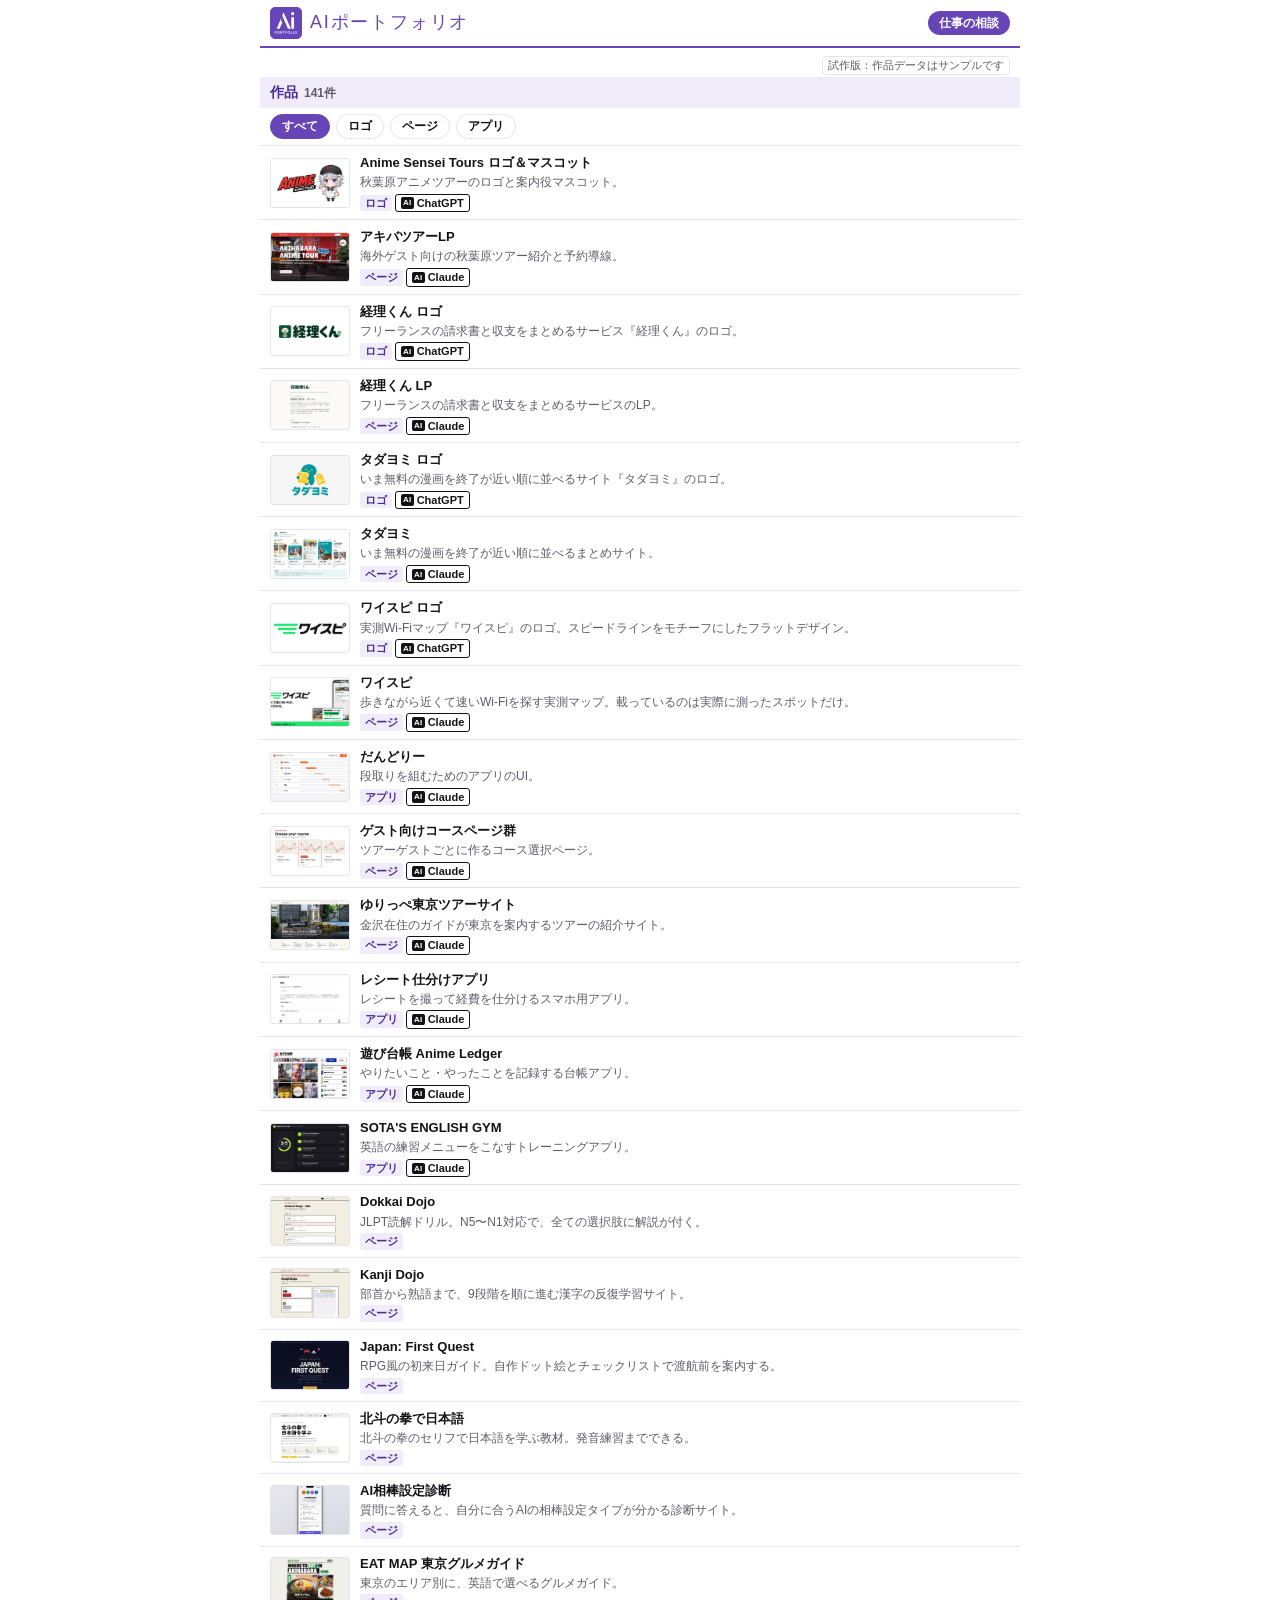
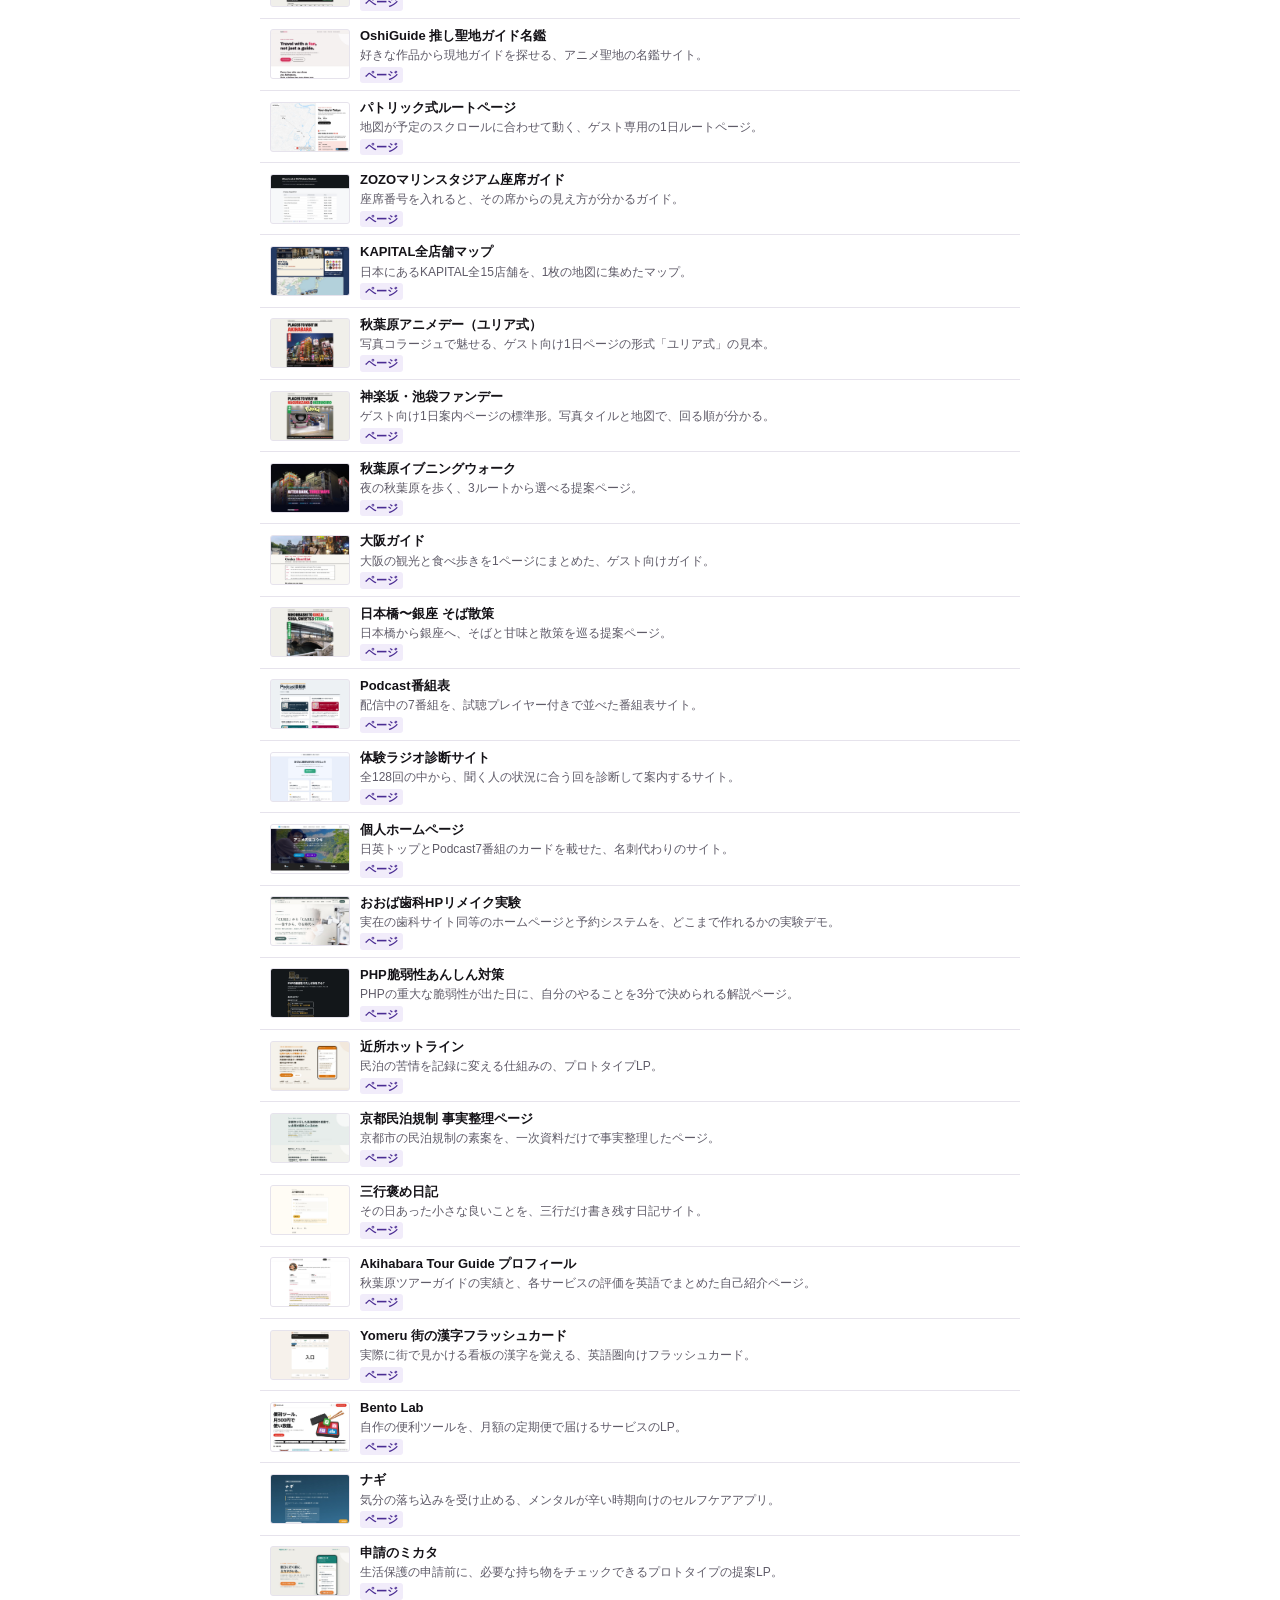
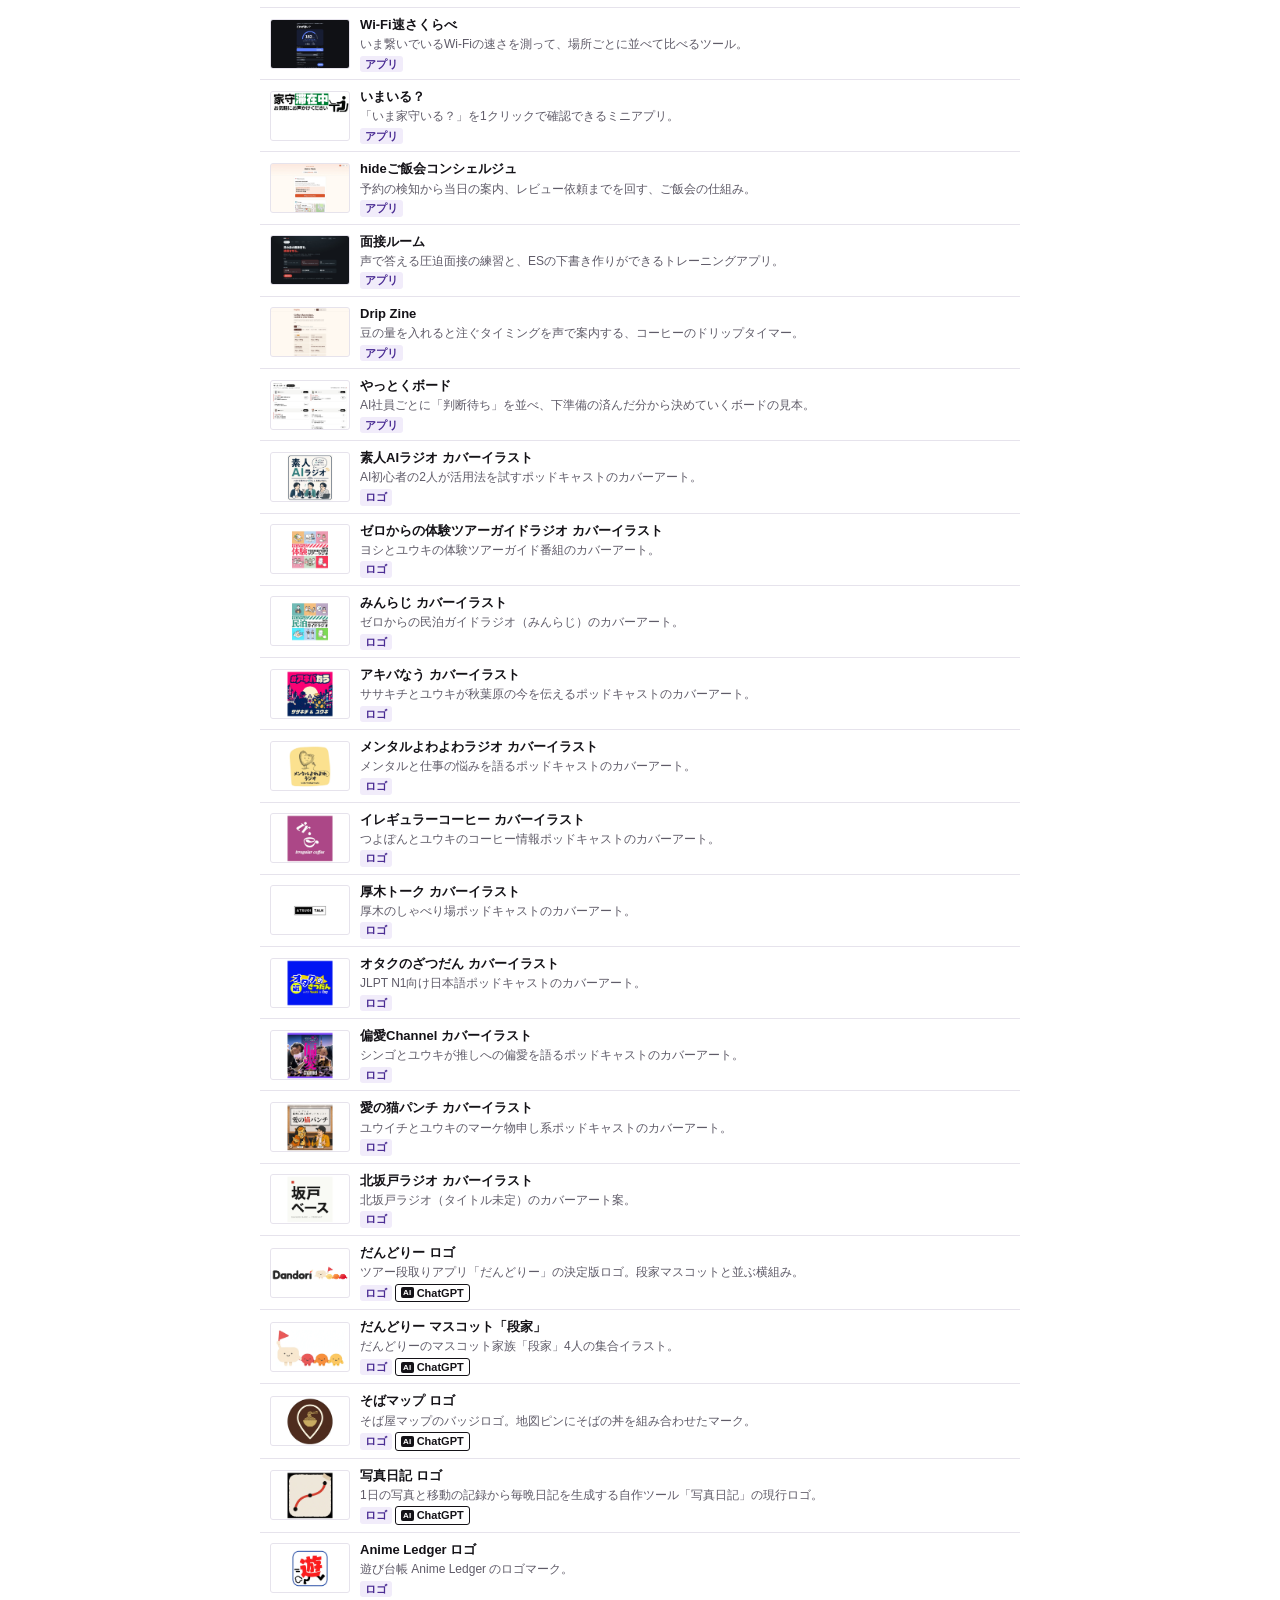
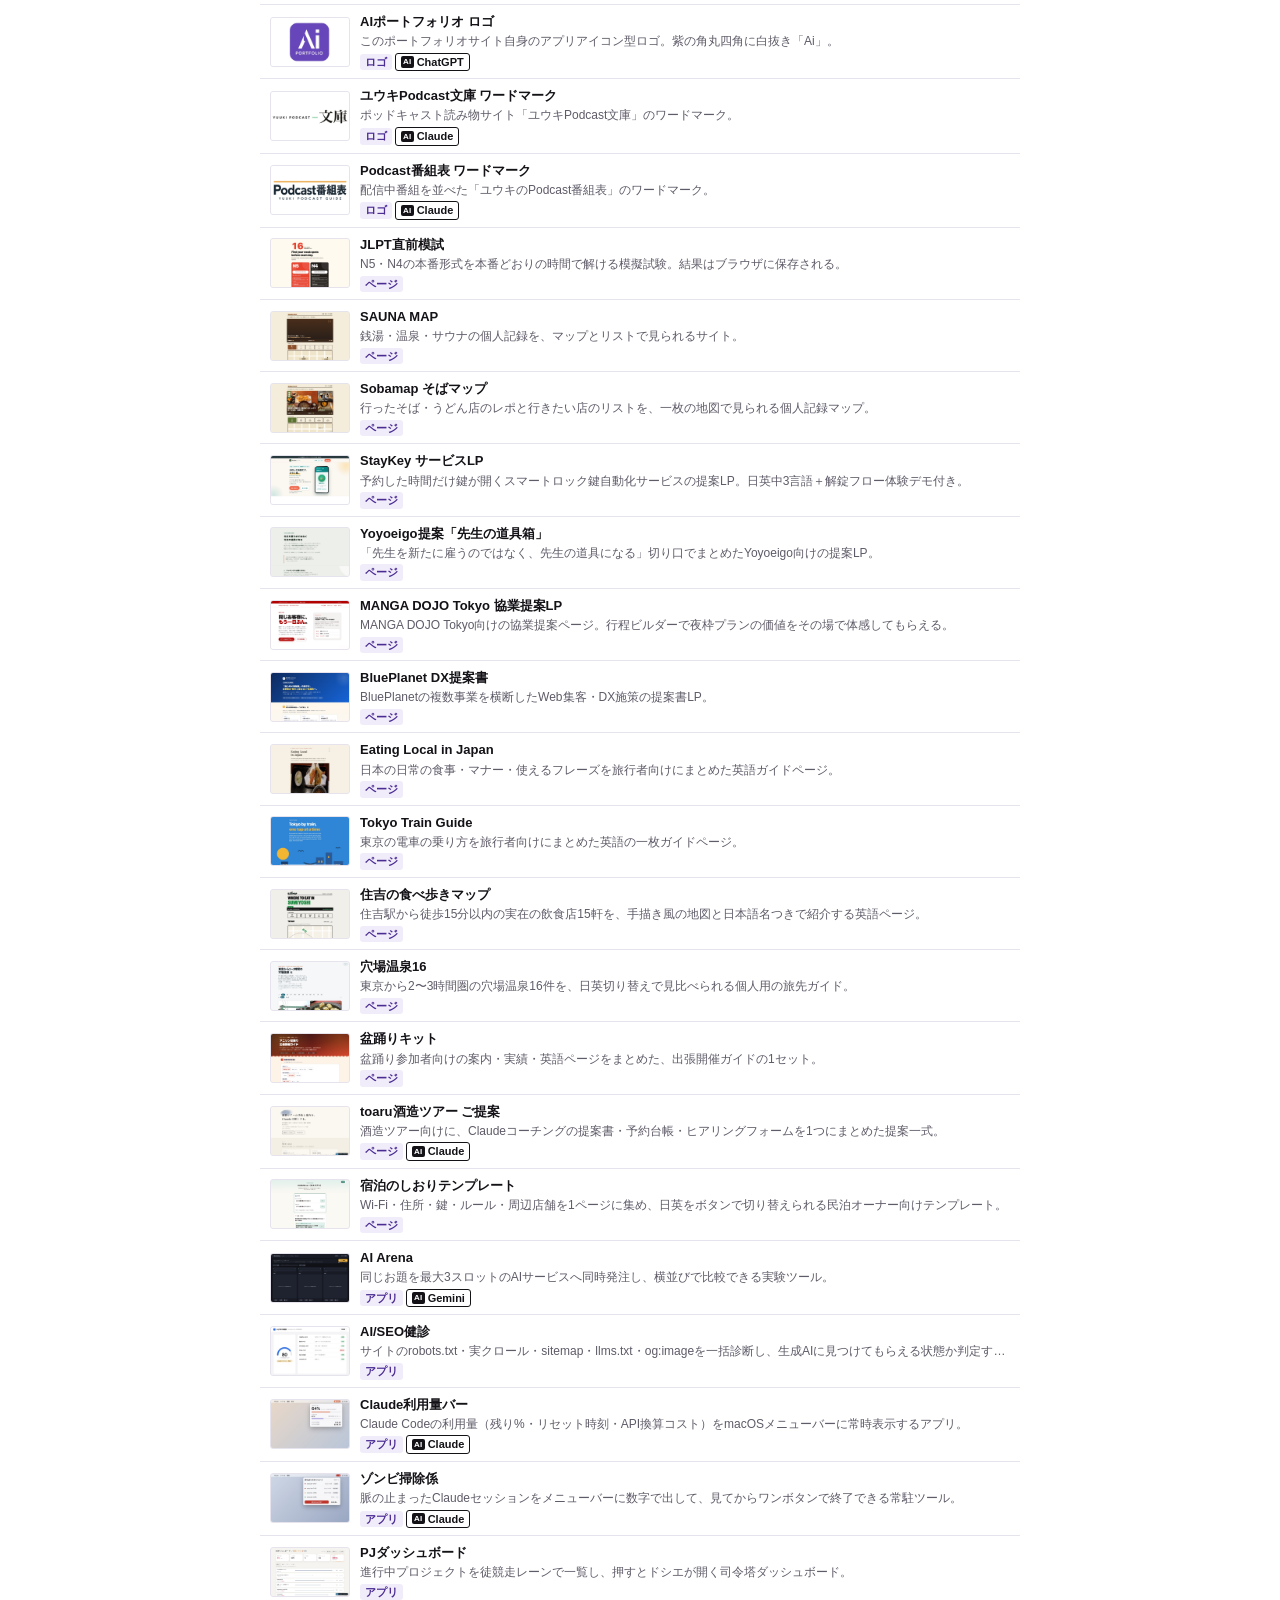
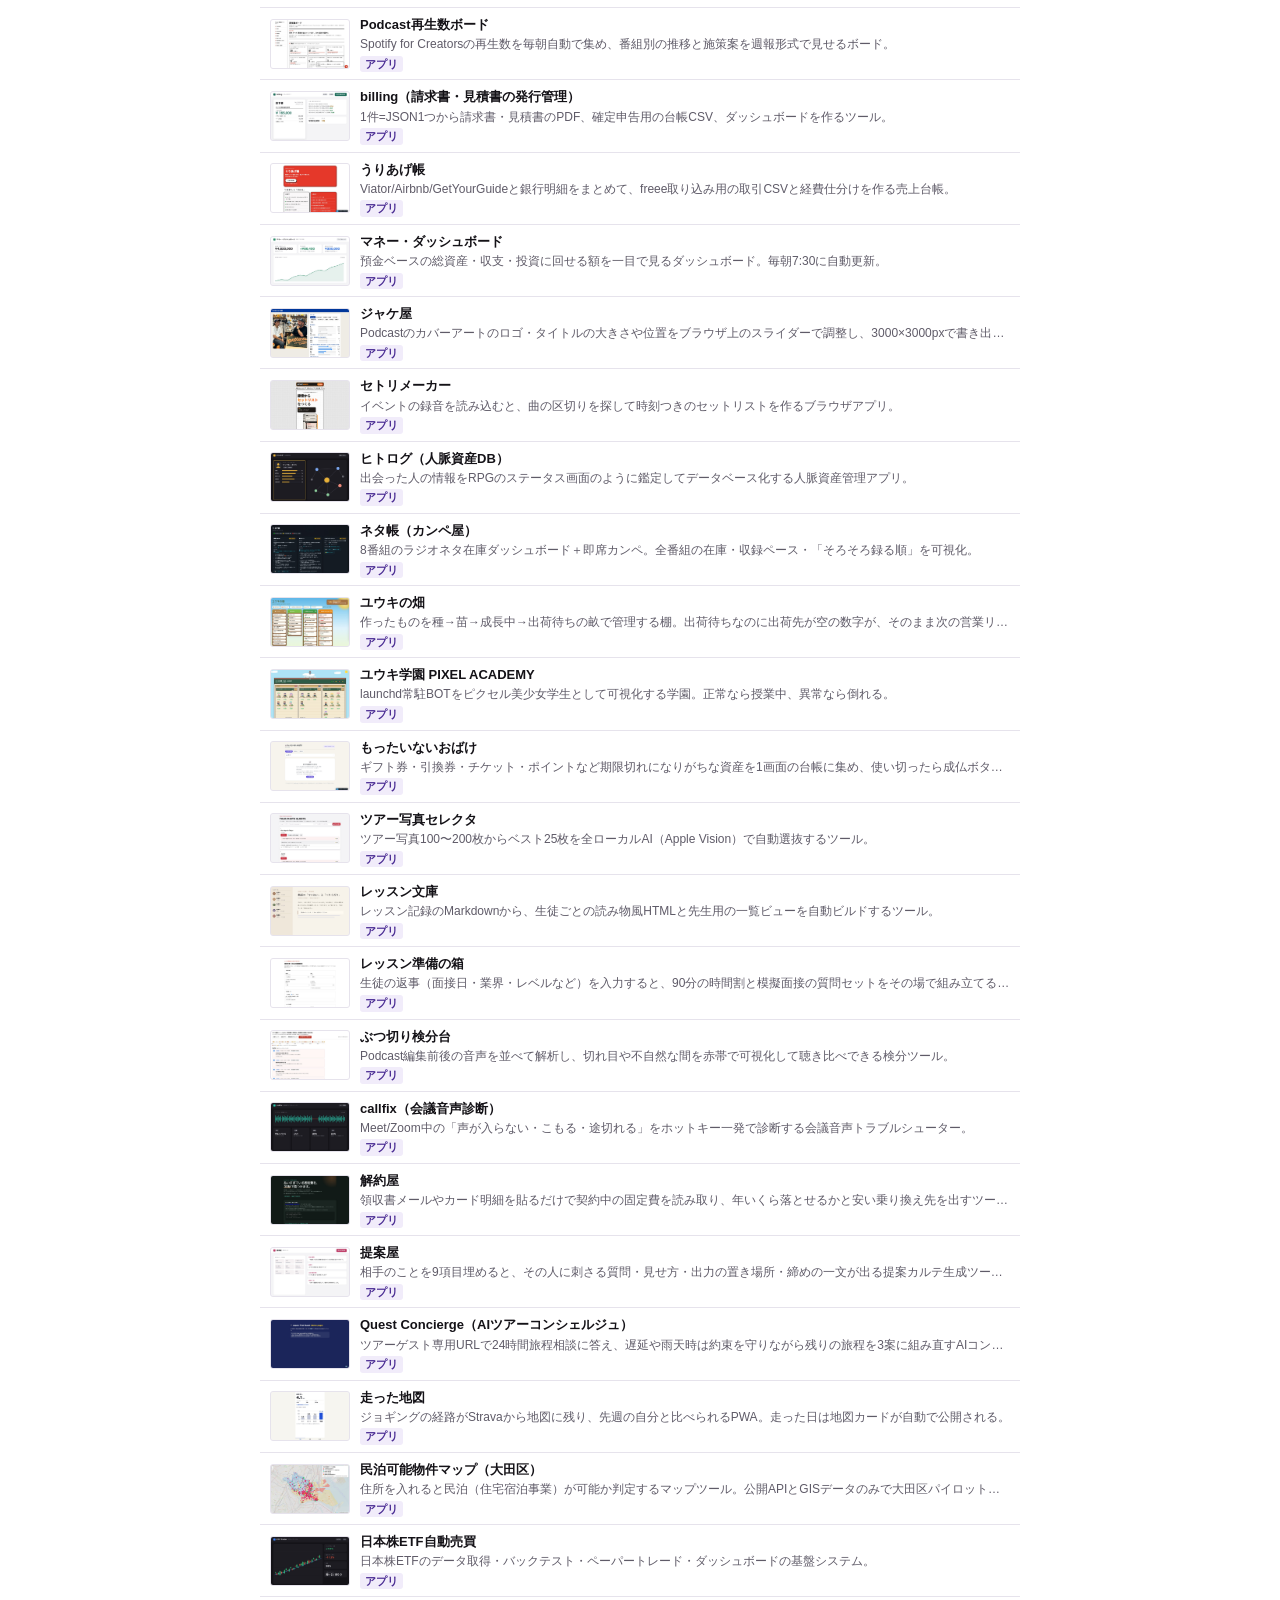
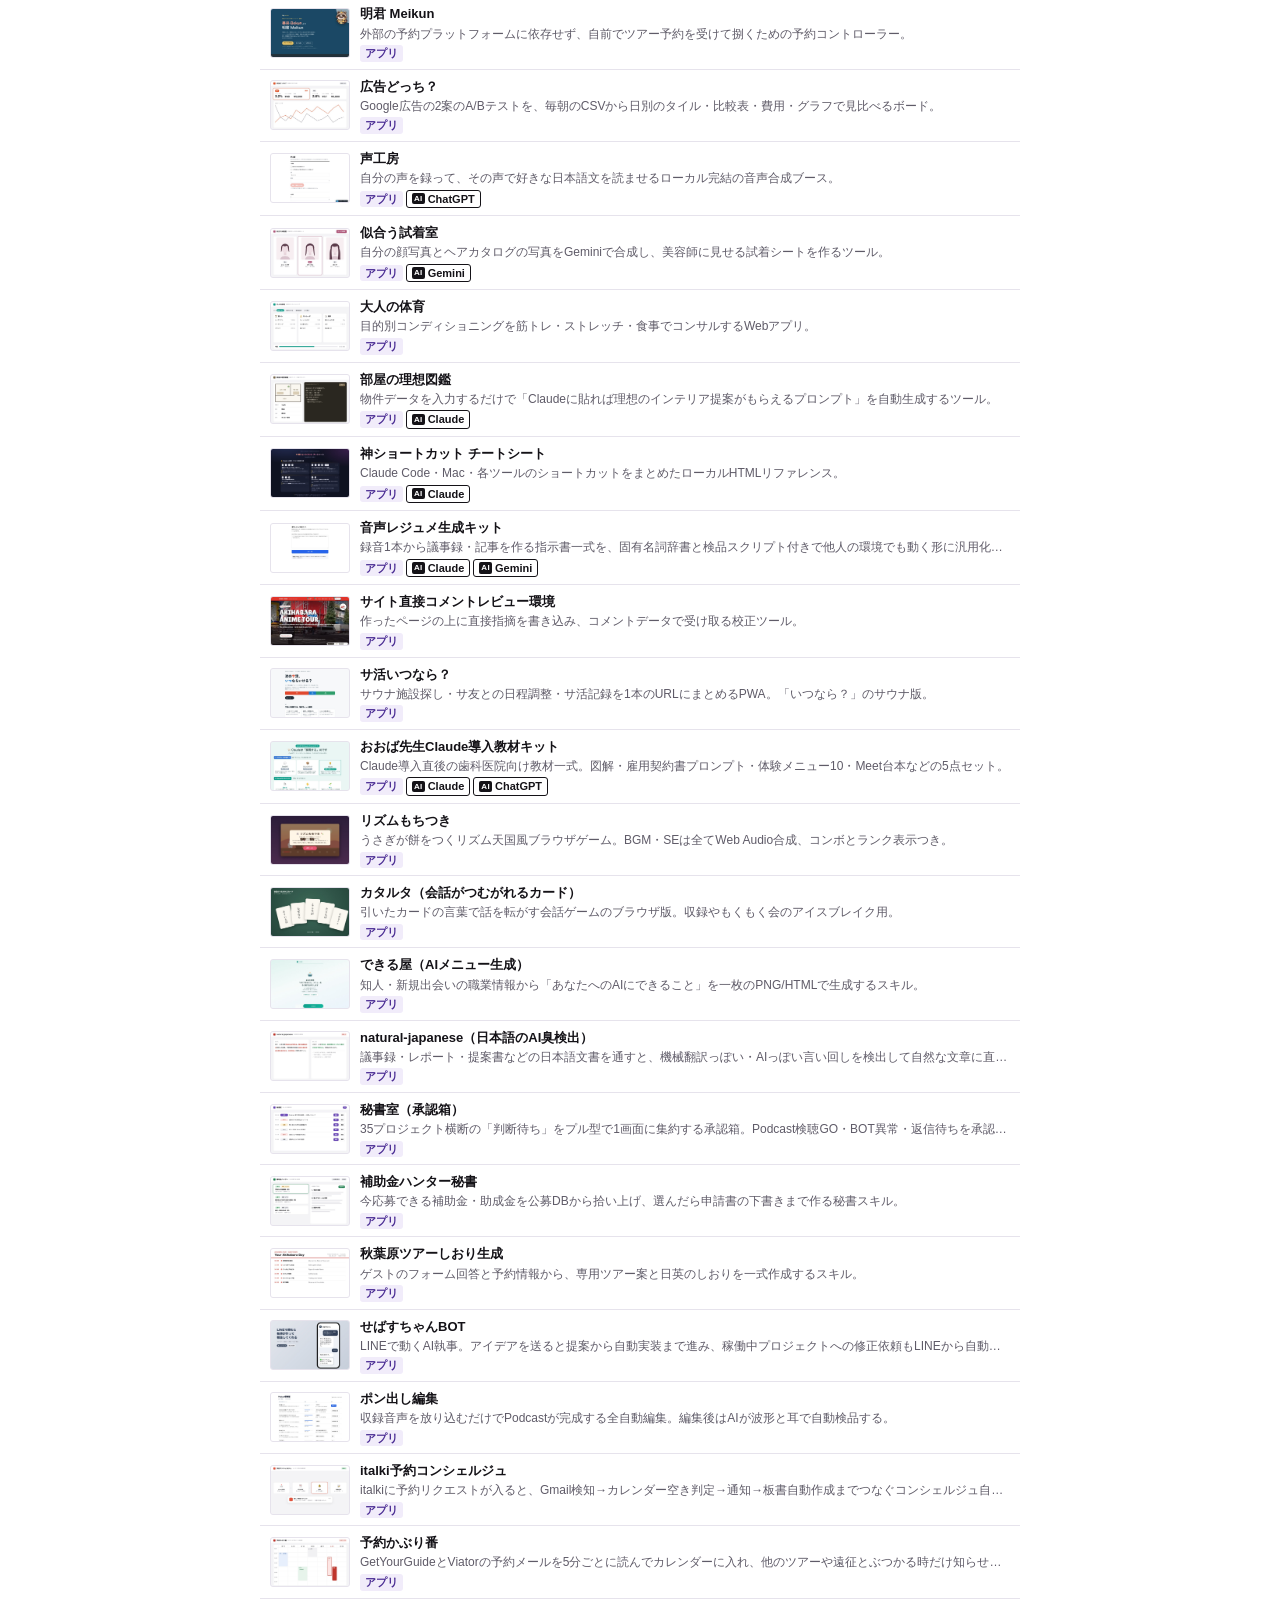
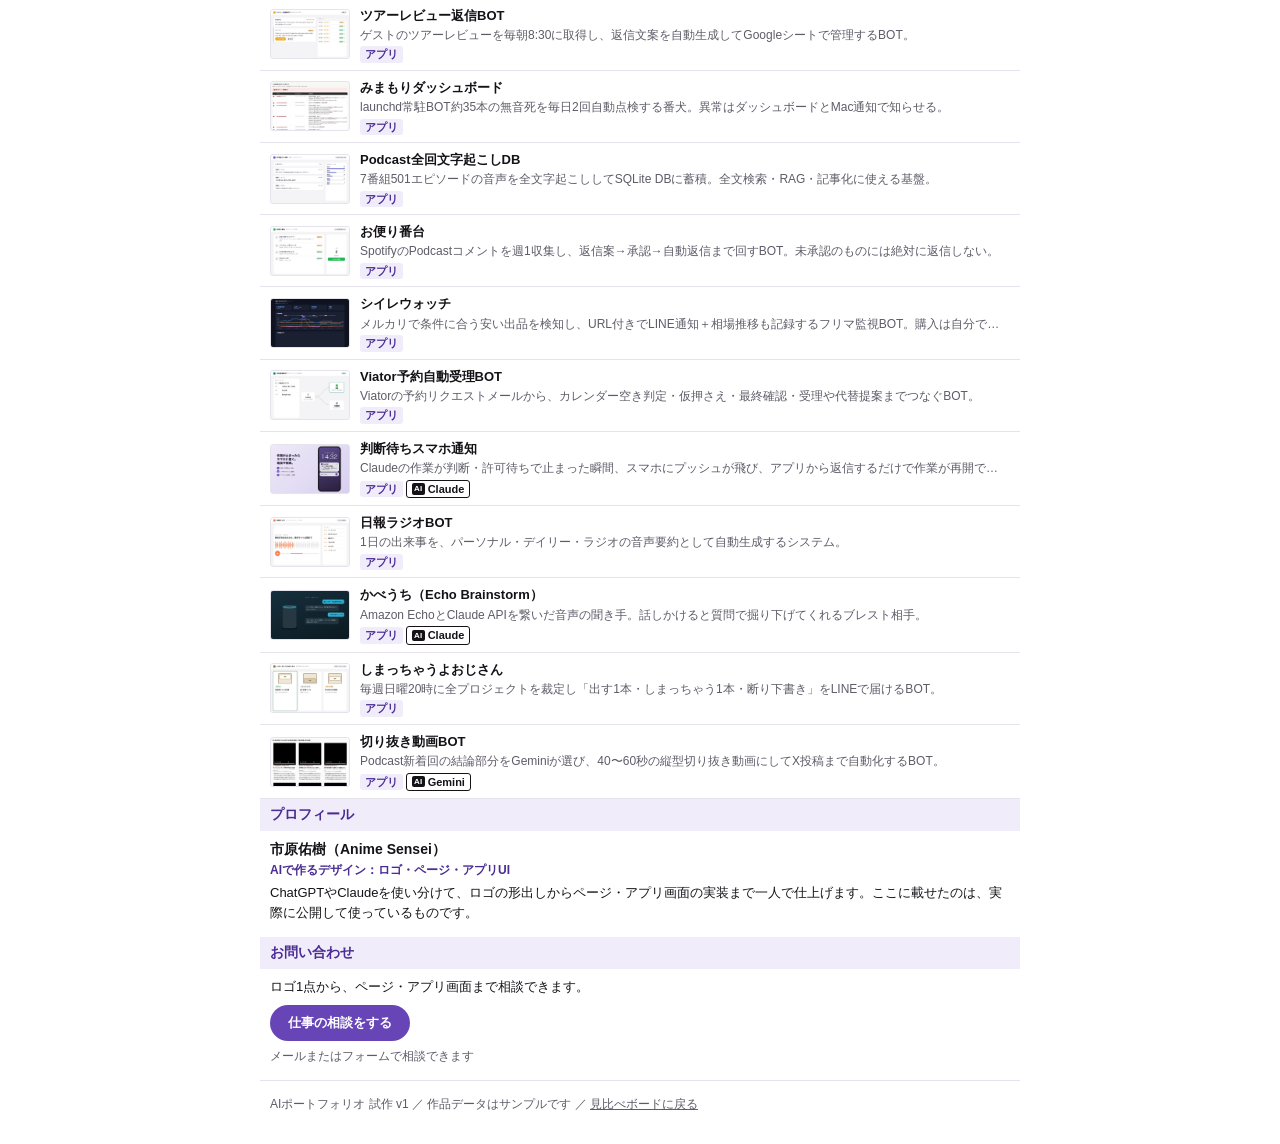
<file: v1.html>
<!doctype html>
<html lang="ja">
<head>
<meta charset="utf-8">
<meta name="viewport" content="width=device-width,initial-scale=1">
<title>AIポートフォリオ v1｜AIで作ったロゴ・ページ・アプリ</title>
<meta name="description" content="AIで設計・書き出ししたロゴ・ページ・アプリUIの実績集（試作v1：タダヨミv3の文法そのままの行リスト（基準案））。">
<meta property="og:type" content="website">
<meta property="og:title" content="AIポートフォリオ v1｜AIで作ったロゴ・ページ・アプリ">
<meta property="og:description" content="ChatGPT・Claudeなどを使い分けて作ったデザイン実績。作品ごとに使用AIを記載。">
<meta property="og:url" content="https://yukitchy.github.io/ai-portfolio/v1.html">
<meta property="og:image" content="https://yukitchy.github.io/ai-portfolio/og.png">
<meta name="twitter:card" content="summary_large_image">
<link rel="icon" href="favicon-ai.png" type="image/png">
<link rel="apple-touch-icon" href="assets/apple-touch-icon-ai.png">
<link rel="stylesheet" href="common.css">
<style>
.card{display:flex;gap:10px;padding:7px 10px;border-bottom:1px solid var(--line);align-items:center}
.card .tl{flex:0 0 80px;width:80px}
.card .th{border-radius:3px;border:1px solid var(--line)}
.card .b{min-width:0;flex:1}
</style>
</head>
<body class="v1">
<div class="wrap">
<header><a class="hd" href="./v1.html"><img src="assets/icon.png" alt="" width="32" height="32"><span class="site">AIポートフォリオ</span></a><button type="button" class="cta" aria-haspopup="dialog">仕事の相談</button></header>
<p class="proto"><span class="note">試作版：作品データはサンプルです</span></p>
<section class="works"><h2>作品<small><span id="count">–</span>件</small></h2><div class="filters"><div class="row" id="catRow" aria-label="種類で絞り込む"></div></div><ul class="list" id="list"></ul>
<p id="empty">この種類の作品はまだありません。</p></section>
<section id="profile" class="prof"><h2>プロフィール</h2><p class="pn" id="pName"></p><p class="pr" id="pRole"></p><p class="pb" id="pBio"></p></section>
<section id="contact" class="ct"><h2>お問い合わせ</h2><p class="cl">ロゴ1点から、ページ・アプリ画面まで相談できます。</p><button type="button" class="btn" id="pContact" aria-haspopup="dialog">仕事の相談をする</button><p class="cn" id="pNote"></p></section>
<footer>AIポートフォリオ 試作 v1 ／ 作品データはサンプルです ／ <a href="board.html">見比べボードに戻る</a></footer>
</div>
<script>window.T={card:(it,i)=>`<li class="card${i===0?" first":""}"><span class="tl">${thumb(it)}</span><div class="b">${link(it,esc(it.title),"t")}<p class="d">${esc(it.desc)}</p>${tags(it)}</div></li>`};</script>
<script src="app.js"></script>
</body>
</html>
</file>
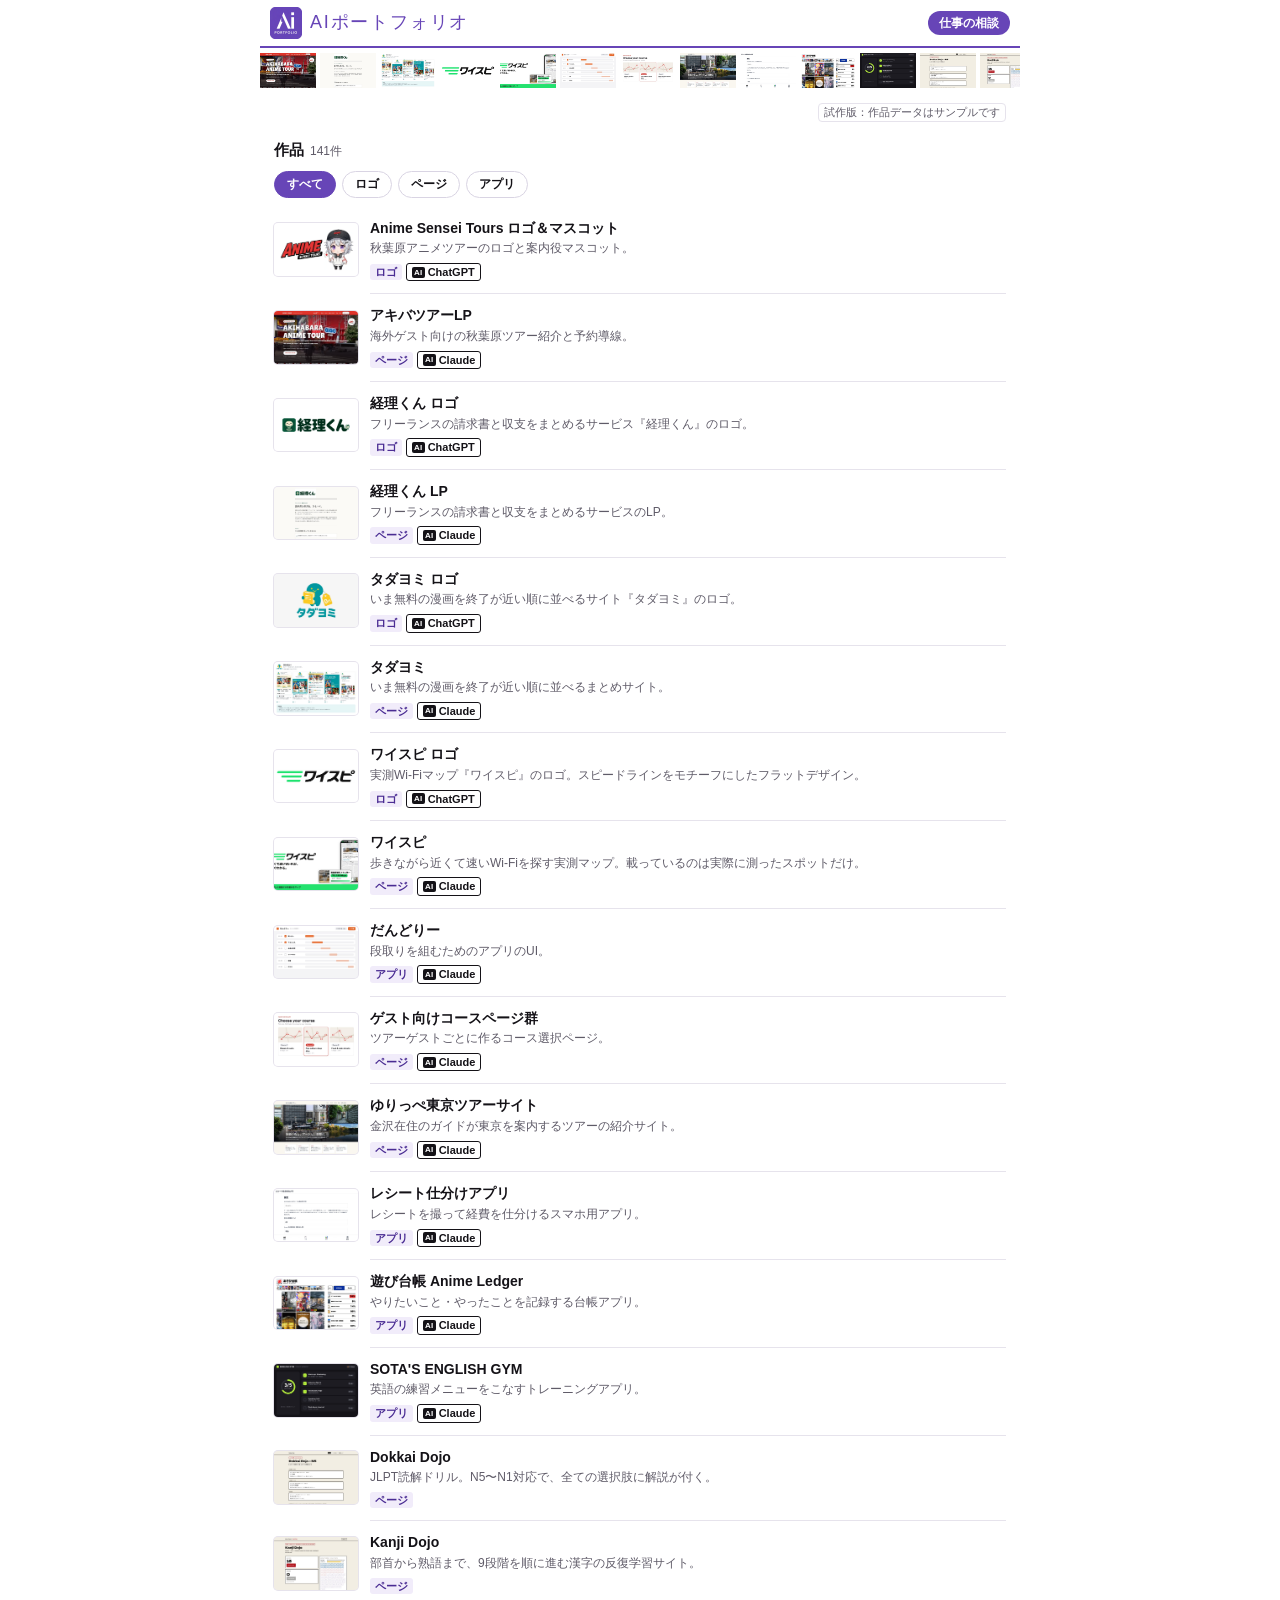
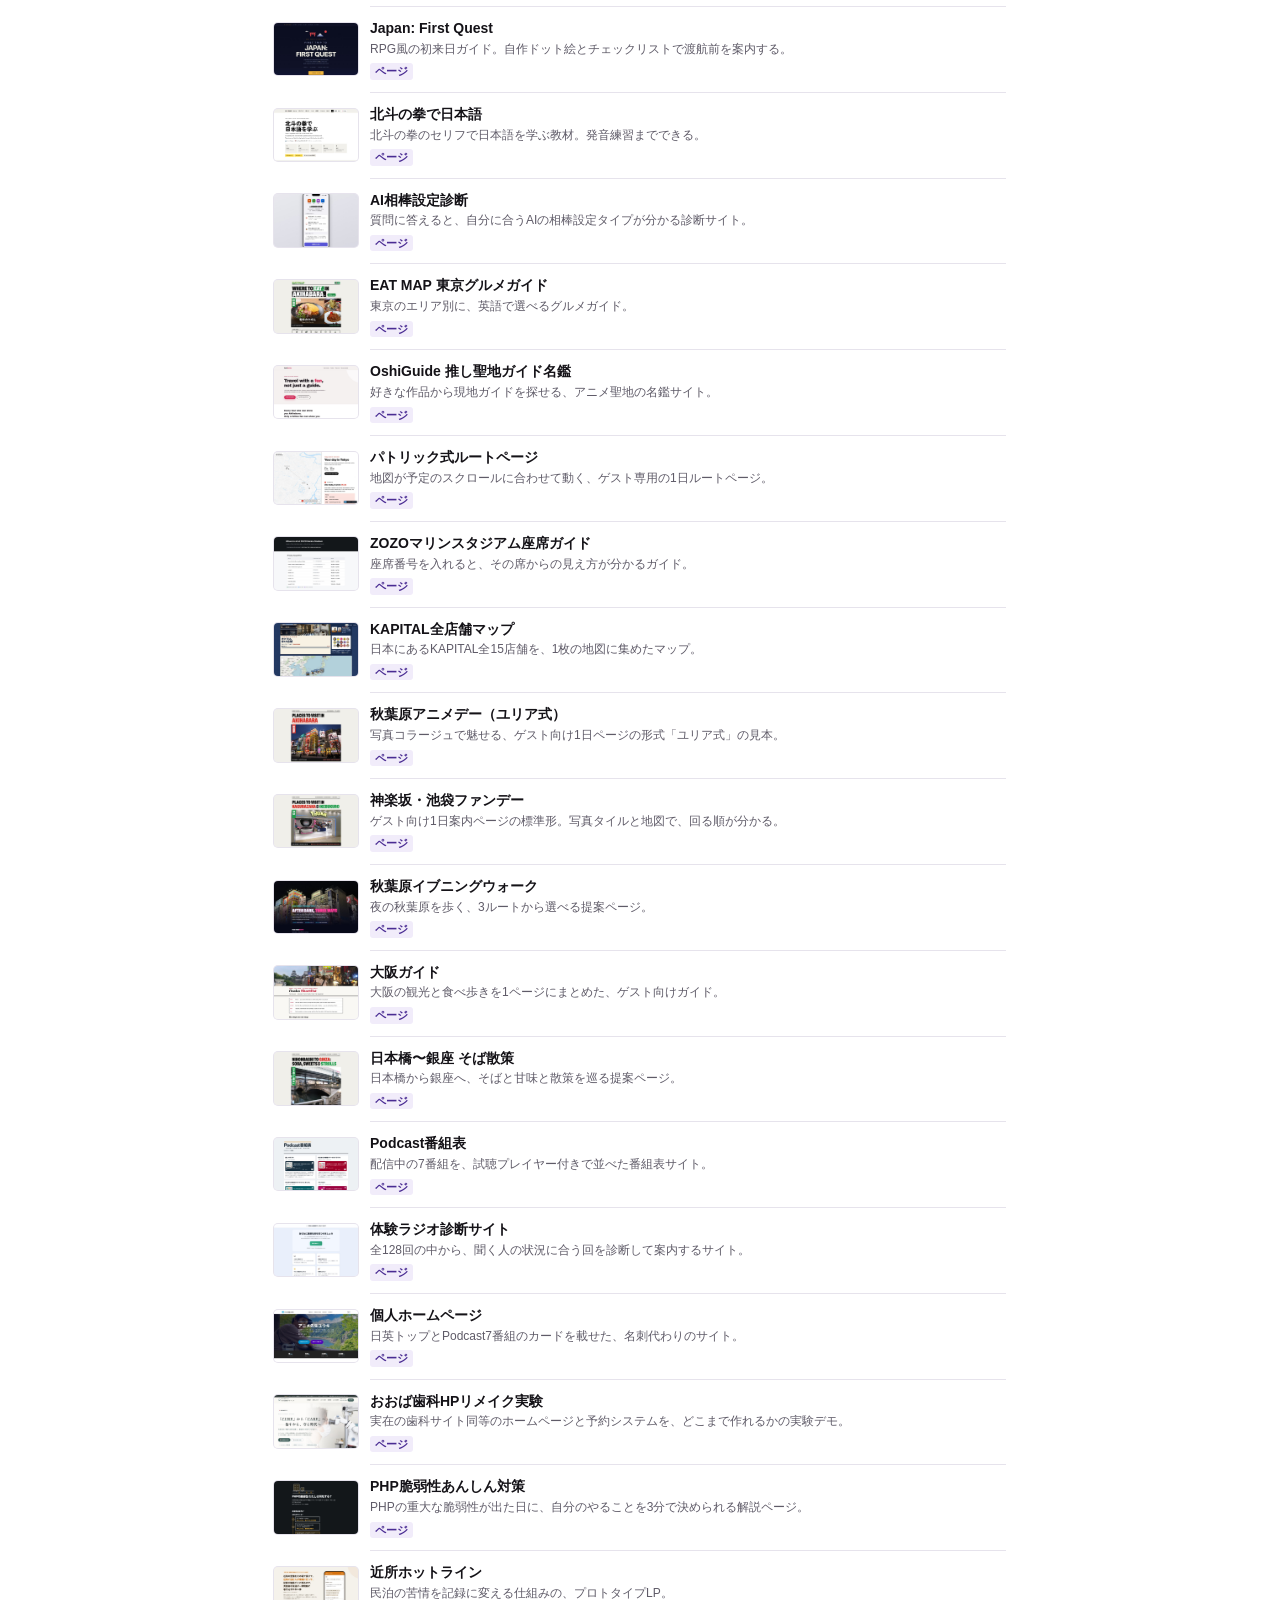
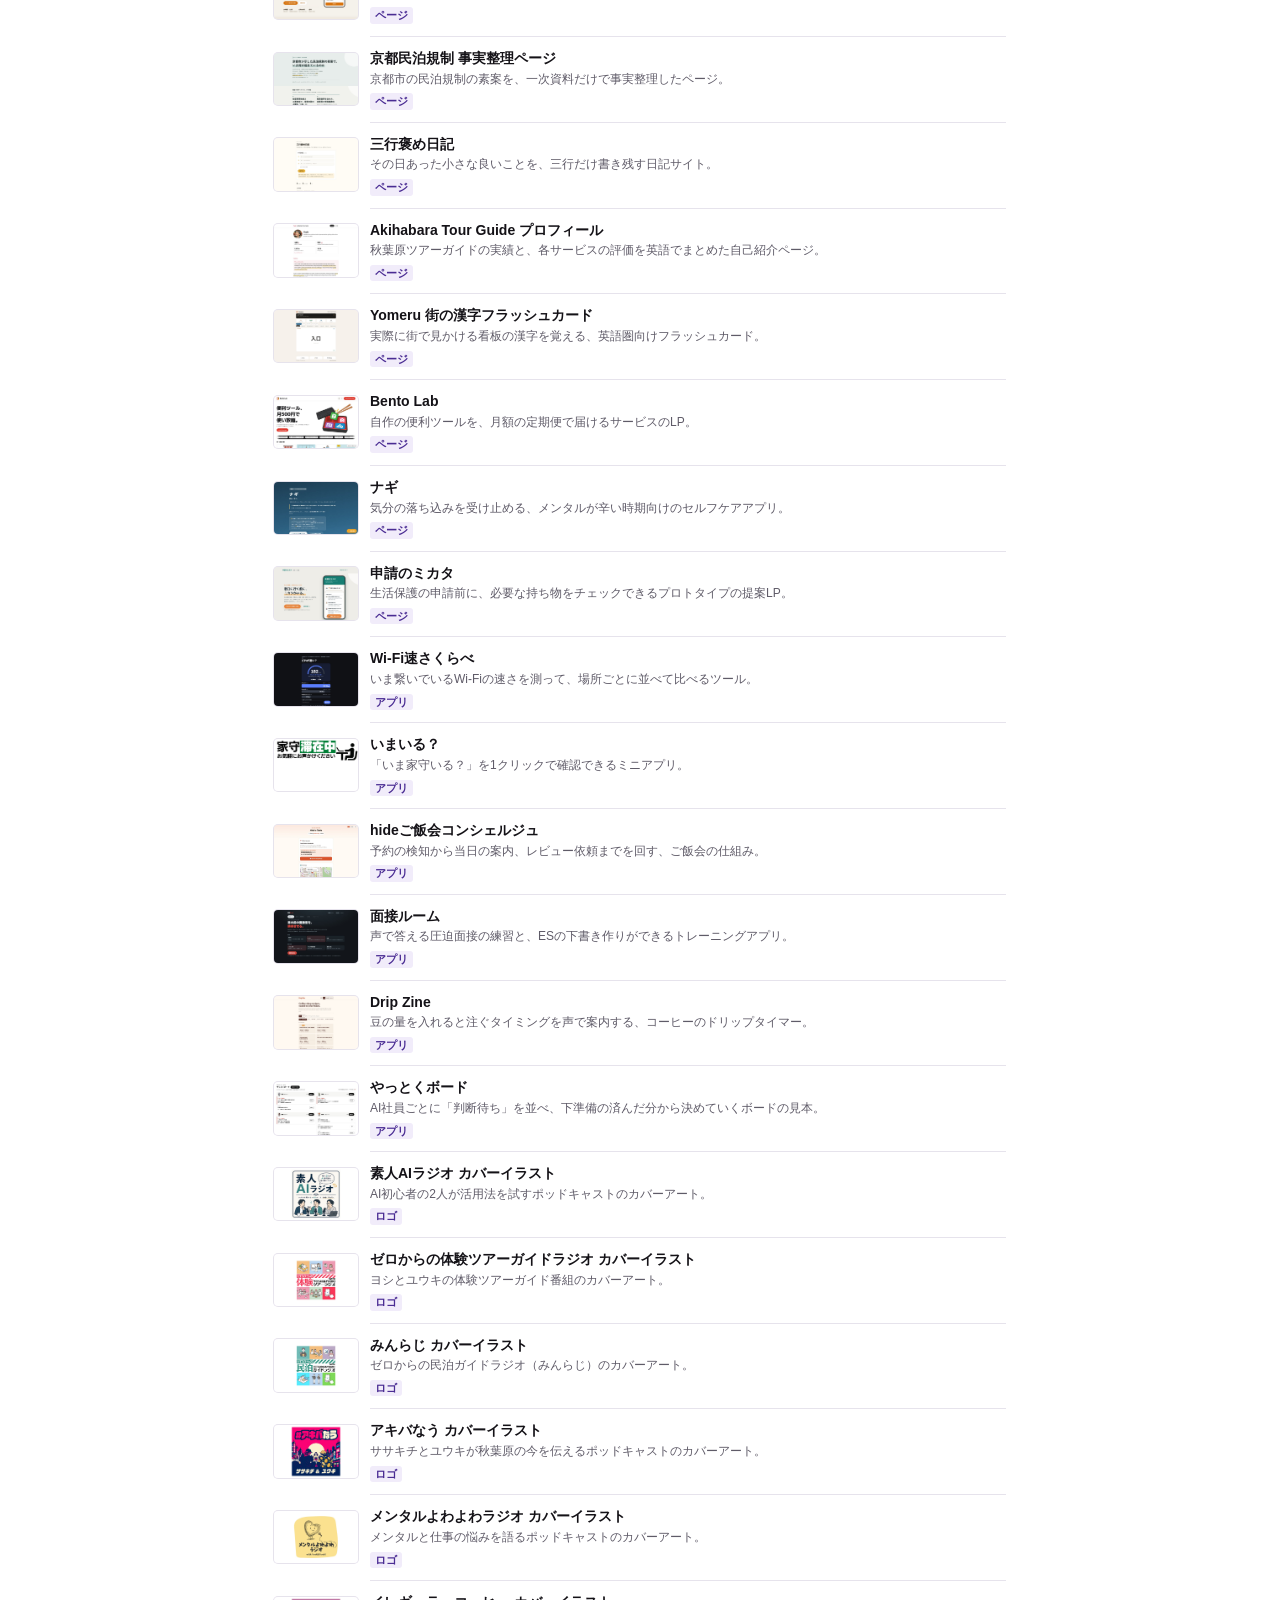
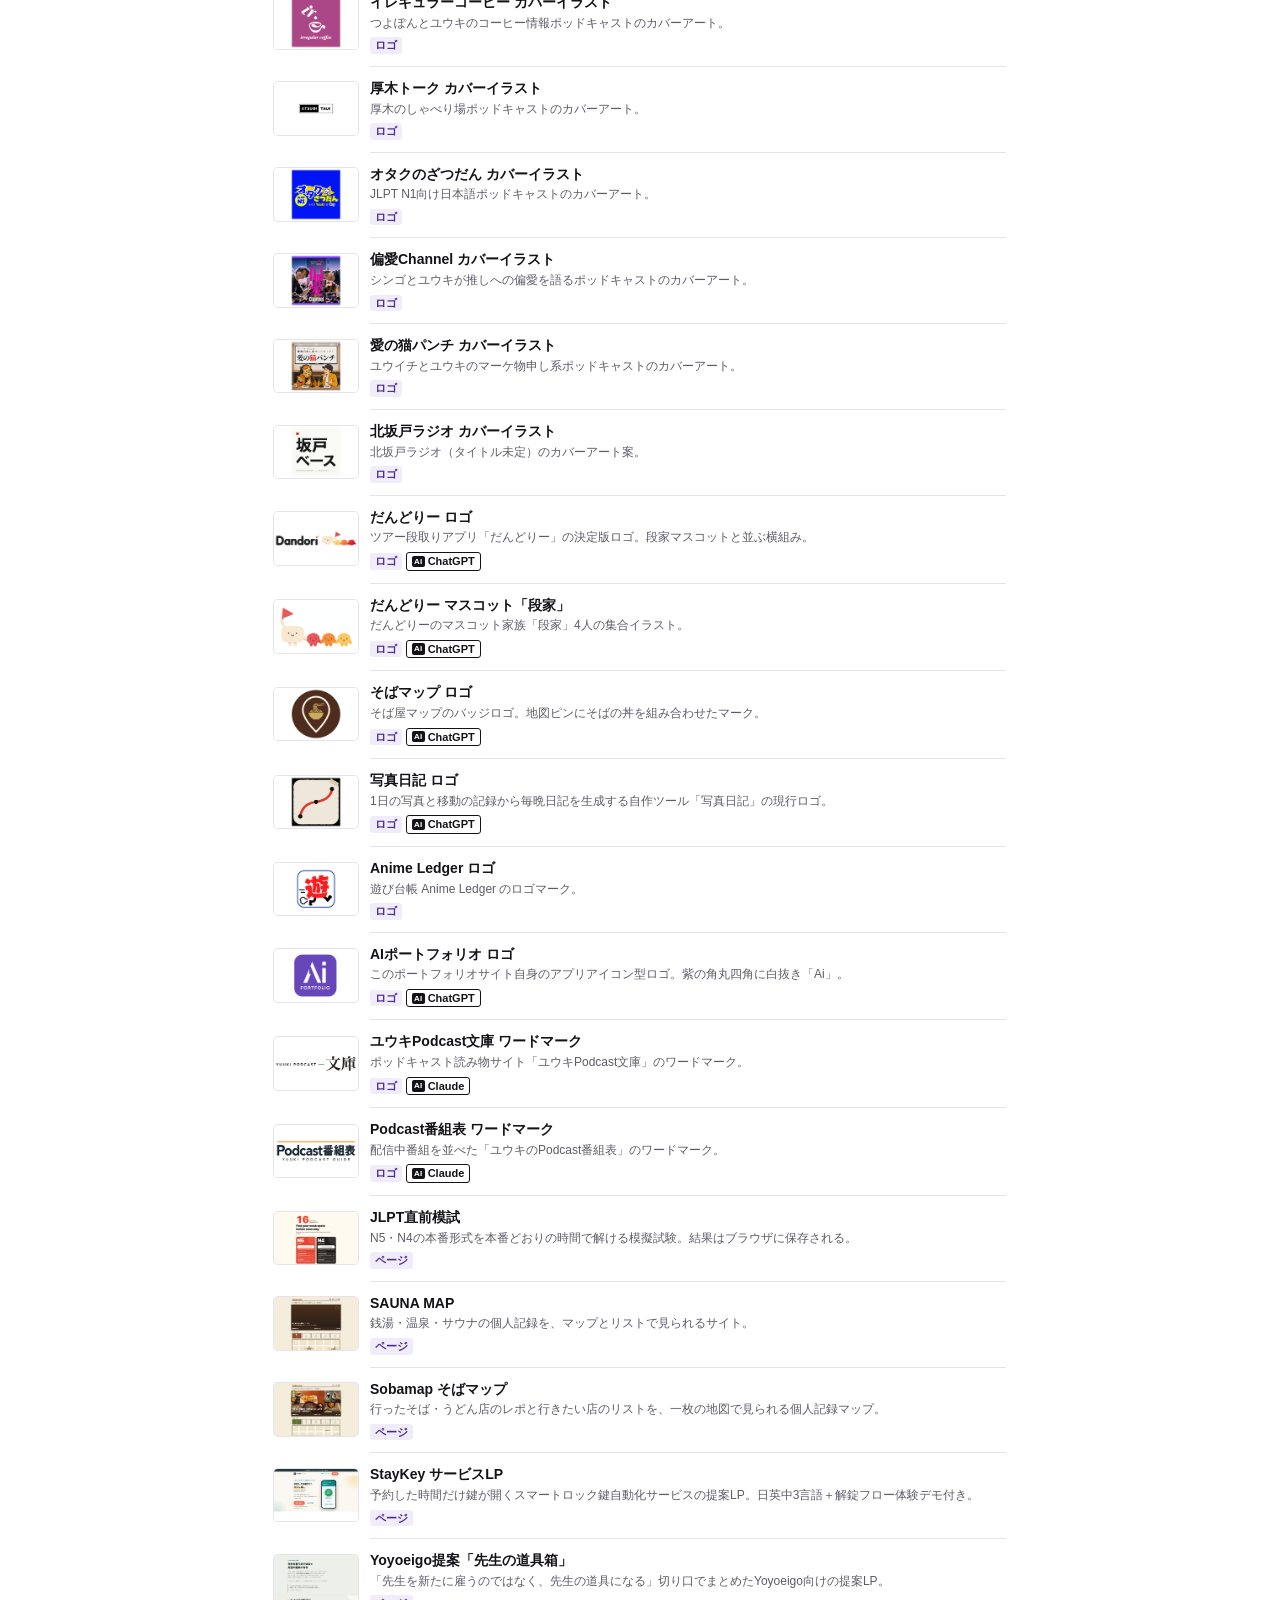
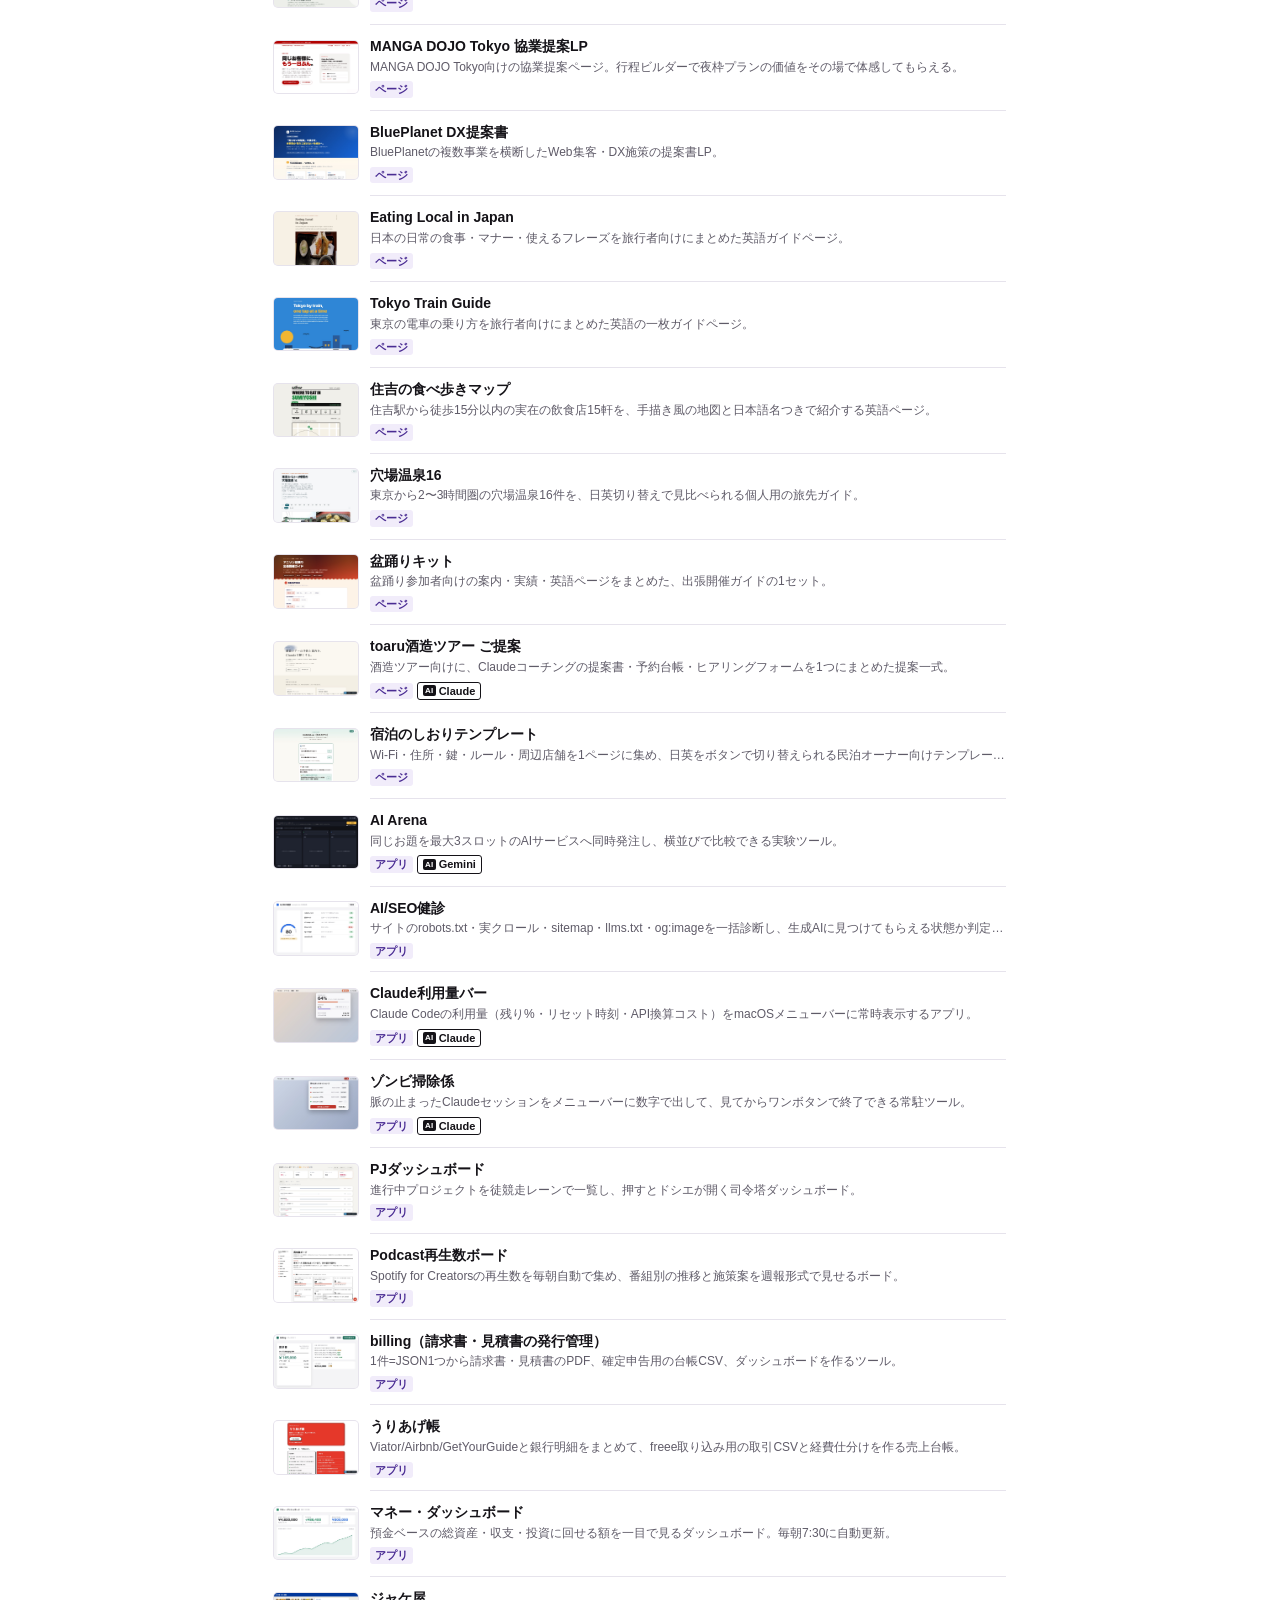
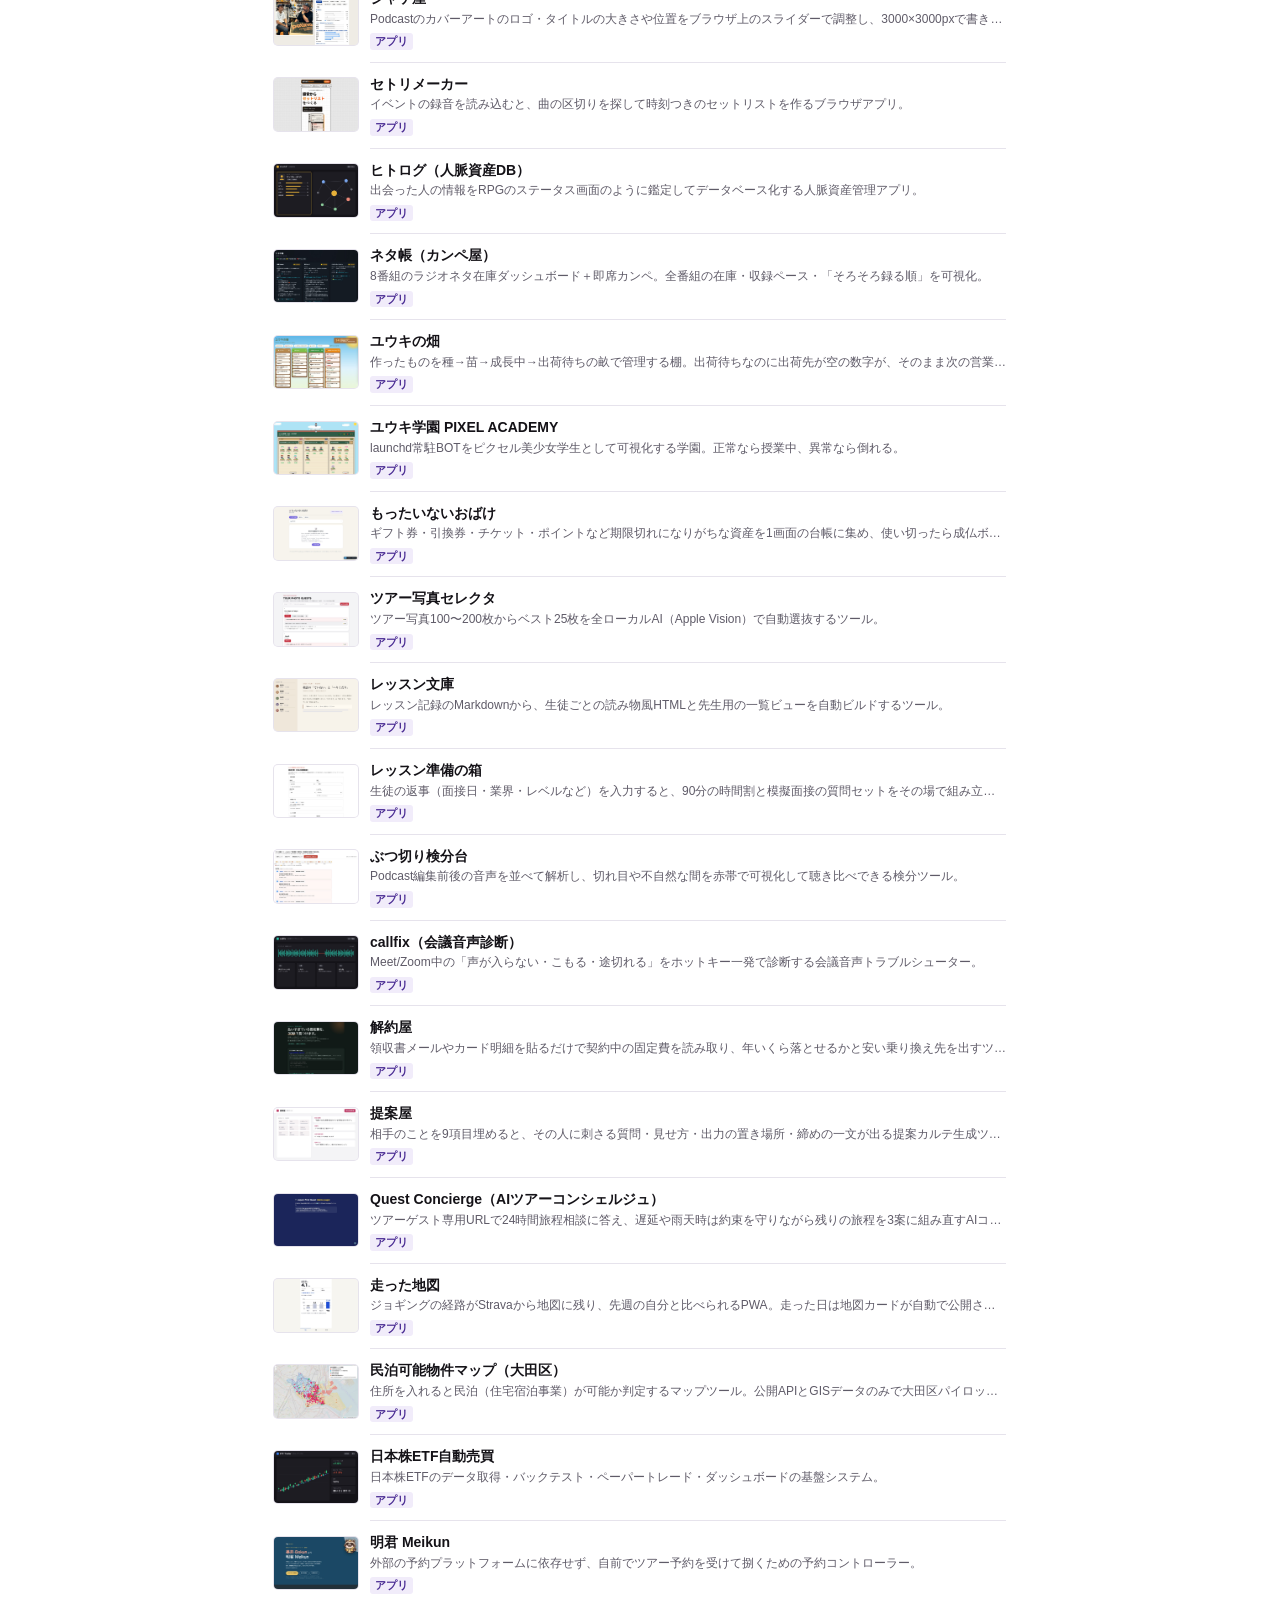
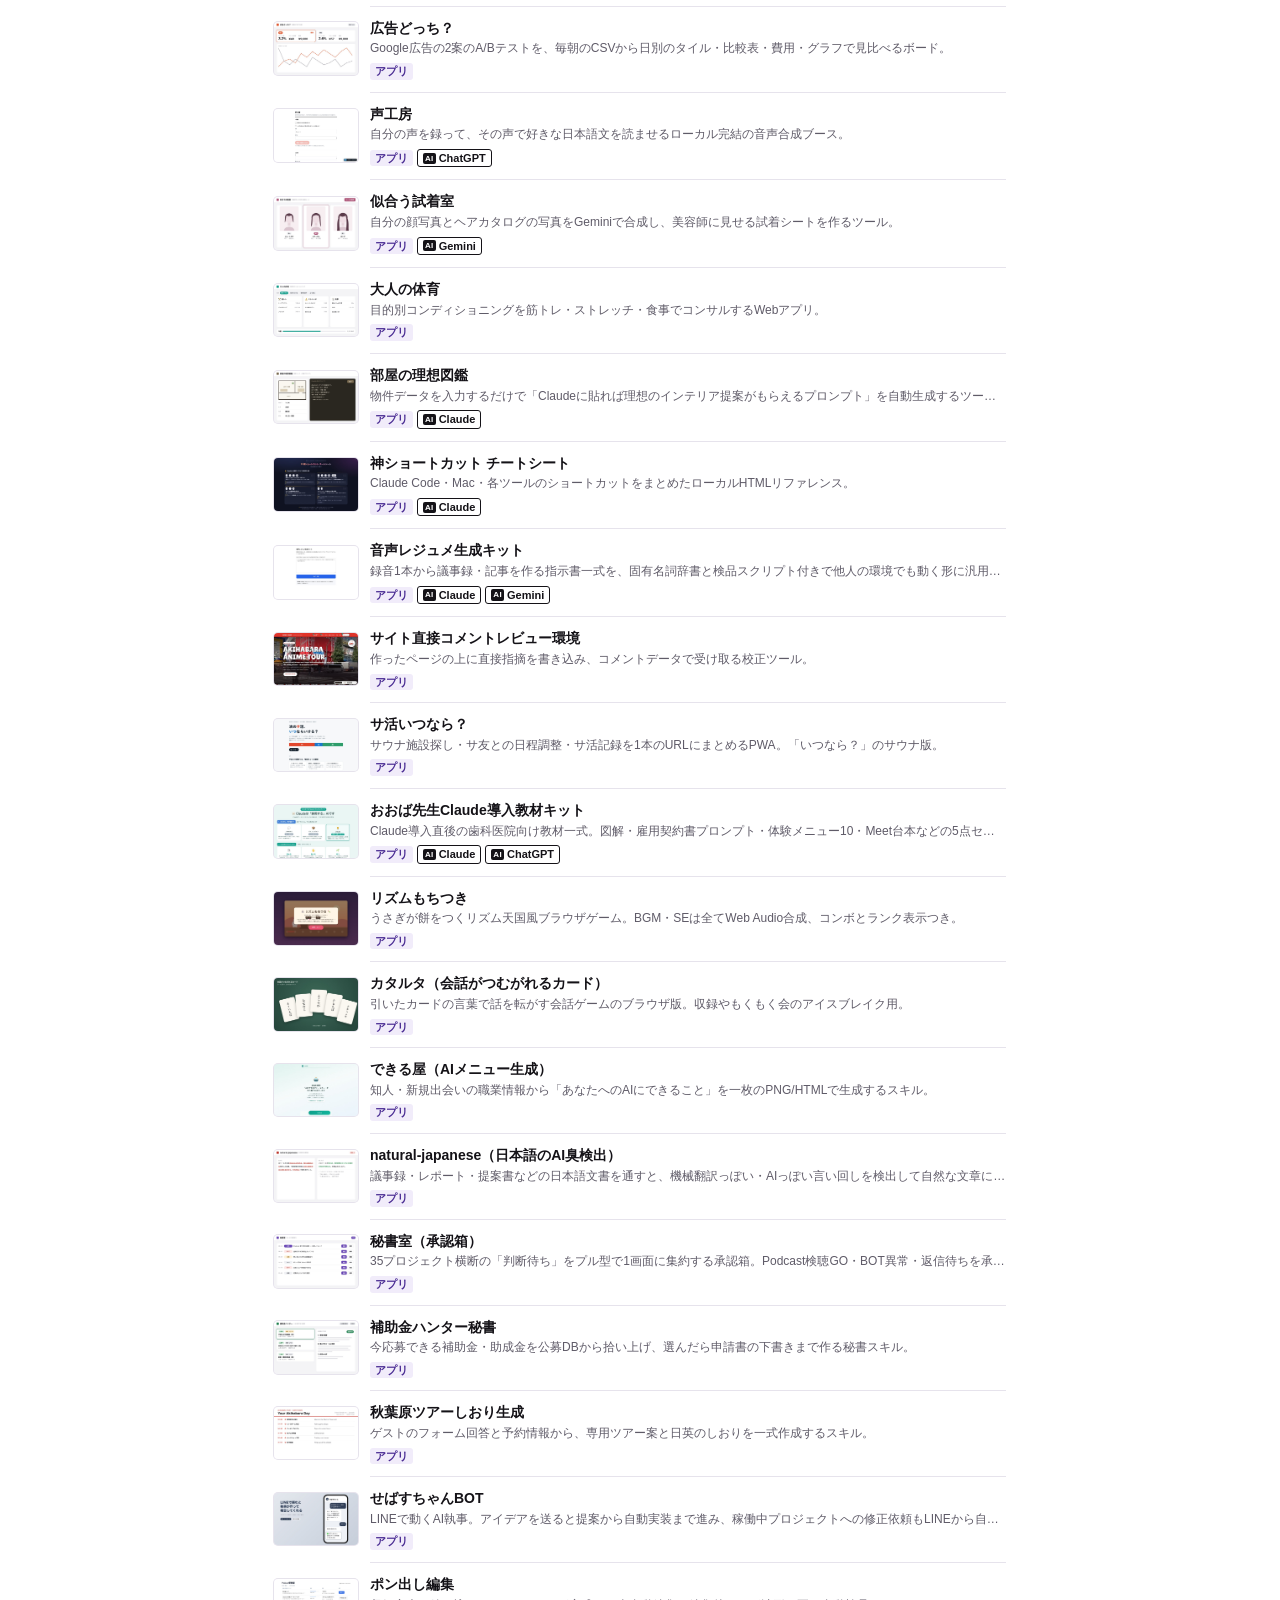
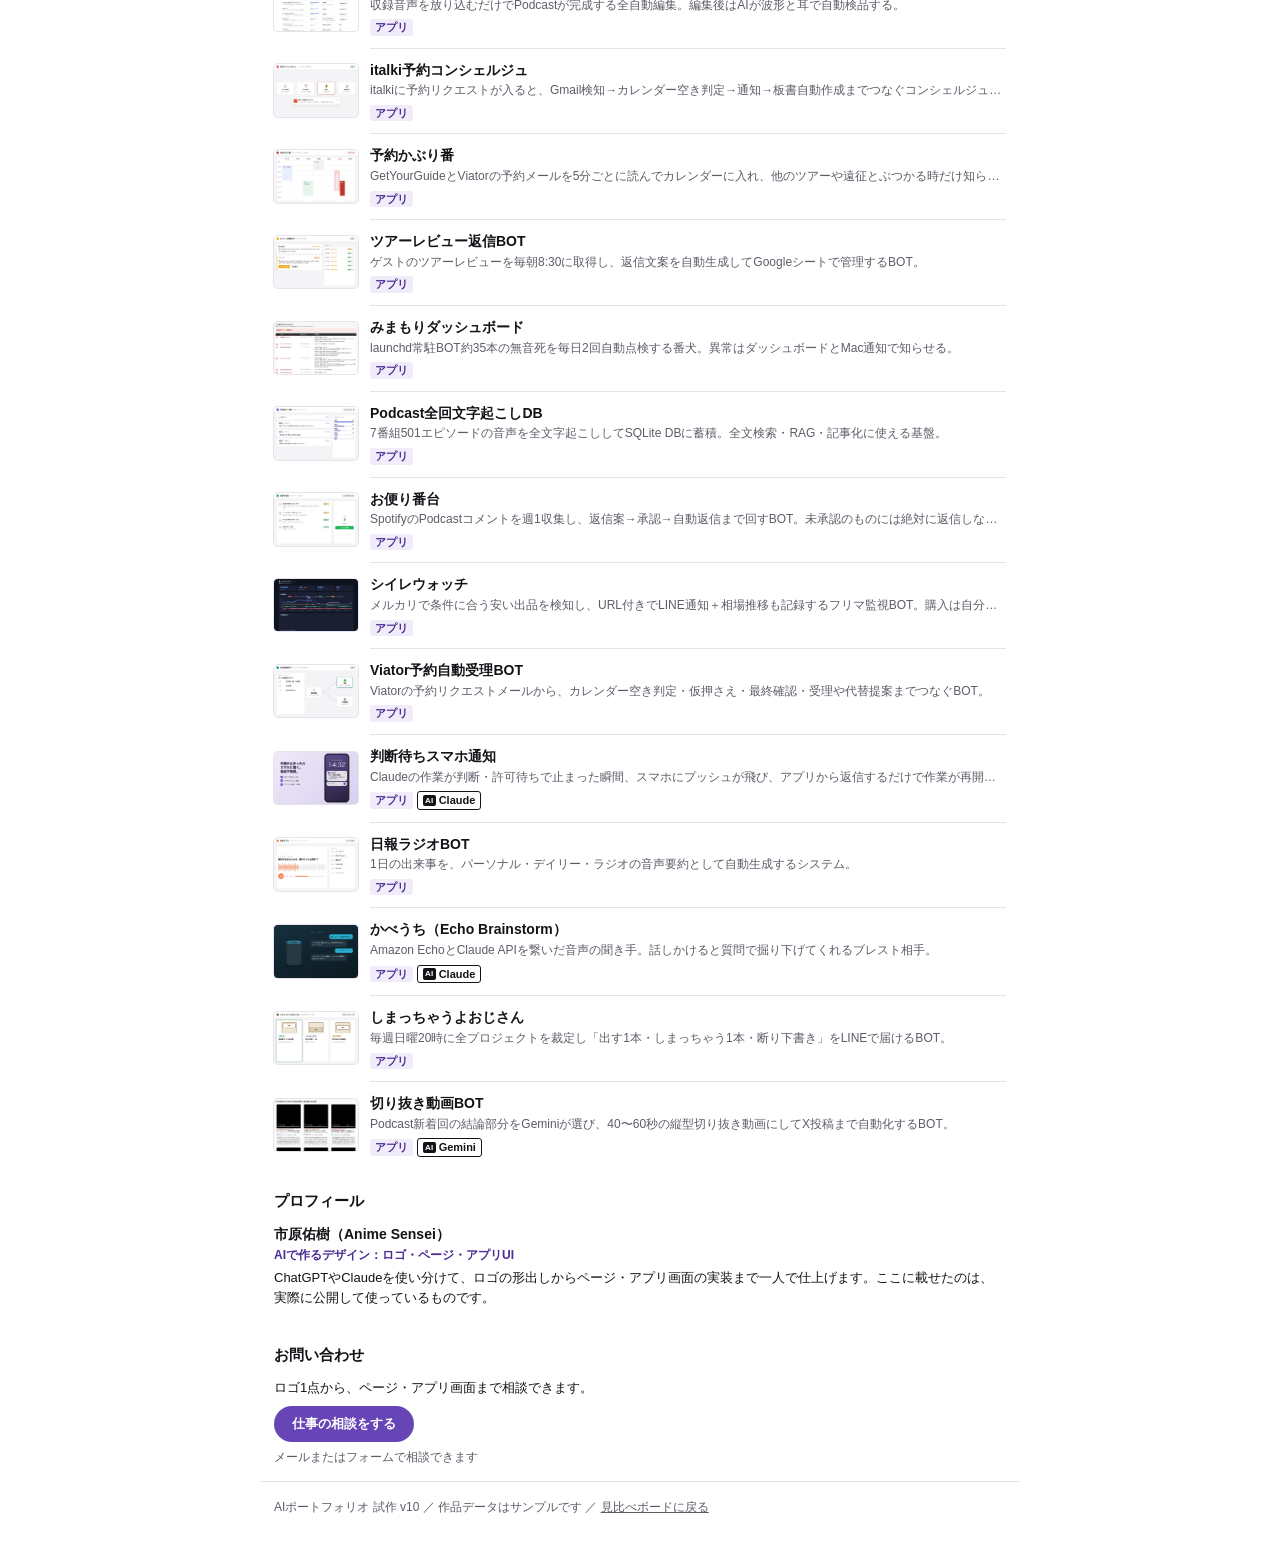
<file: v10.html>
<!doctype html>
<html lang="ja">
<head>
<meta charset="utf-8">
<meta name="viewport" content="width=device-width,initial-scale=1">
<title>AIポートフォリオ v10｜AIで作ったロゴ・ページ・アプリ</title>
<meta name="description" content="AIで設計・書き出ししたロゴ・ページ・アプリUIの実績集（試作v10：流れは控えめ。余白・区切り・タグの見せ方を磨いたリスト）。">
<meta property="og:type" content="website">
<meta property="og:title" content="AIポートフォリオ v10｜AIで作ったロゴ・ページ・アプリ">
<meta property="og:description" content="ChatGPT・Claudeなどを使い分けて作ったデザイン実績。作品ごとに使用AIを記載。">
<meta property="og:url" content="https://yukitchy.github.io/ai-portfolio/v10.html">
<meta property="og:image" content="https://yukitchy.github.io/ai-portfolio/og.png">
<meta name="twitter:card" content="summary_large_image">
<link rel="icon" href="favicon-ai.png" type="image/png">
<link rel="apple-touch-icon" href="assets/apple-touch-icon-ai.png">
<link rel="stylesheet" href="common.css">
<style>
.card{display:flex;gap:10px;padding:7px 10px;border-bottom:1px solid var(--line);align-items:center}
.card .tl{flex:0 0 80px;width:80px}
.card .th{border-radius:3px;border:1px solid var(--line)}
.card .b{min-width:0;flex:1}

.mini{--w:56px;--g:4px;--dur:140s;padding:5px 0}
.proto{padding:6px 14px 0}
h2{background:none;color:var(--ink);font-size:15px;padding:14px 14px 4px}
h2 small{font-weight:400}
.filters{padding:6px 14px 8px;border-bottom:0}
.chip{border-color:#d9d4e3;padding:3px 12px}
.card{gap:12px;padding:12px 14px;border-bottom:0}
.card+.card::before{content:"";position:absolute;top:0;left:110px;right:14px;border-top:1px solid var(--line)}
.card .tl{flex-basis:84px;width:84px}
.card .th{border-radius:4px;border:0;box-shadow:0 0 0 1px var(--line)}
.card .t{font-size:14px}
.tags{gap:4px;margin-top:5px}
.card:hover{background:#faf8fd}
.prof,.ct{padding-top:6px}
.prof p,.ct p{padding:0 14px}.btn{margin:0 14px}
footer{padding:16px 14px 32px}
</style>
</head>
<body class="v10">
<div class="wrap">
<header><a class="hd" href="./v10.html"><img src="assets/icon.png" alt="" width="32" height="32"><span class="site">AIポートフォリオ</span></a><button type="button" class="cta" aria-haspopup="dialog">仕事の相談</button></header><div class="flow mini" aria-hidden="true"></div>
<p class="proto"><span class="note">試作版：作品データはサンプルです</span></p>
<section class="works"><h2>作品<small><span id="count">–</span>件</small></h2><div class="filters"><div class="row" id="catRow" aria-label="種類で絞り込む"></div></div><ul class="list" id="list"></ul>
<p id="empty">この種類の作品はまだありません。</p></section>
<section id="profile" class="prof"><h2>プロフィール</h2><p class="pn" id="pName"></p><p class="pr" id="pRole"></p><p class="pb" id="pBio"></p></section>
<section id="contact" class="ct"><h2>お問い合わせ</h2><p class="cl">ロゴ1点から、ページ・アプリ画面まで相談できます。</p><button type="button" class="btn" id="pContact" aria-haspopup="dialog">仕事の相談をする</button><p class="cn" id="pNote"></p></section>
<footer>AIポートフォリオ 試作 v10 ／ 作品データはサンプルです ／ <a href="board.html">見比べボードに戻る</a></footer>
</div>
<script>window.T={card:(it,i)=>`<li class="card${i===0?" first":""}"><span class="tl">${thumb(it)}</span><div class="b">${link(it,esc(it.title),"t")}<p class="d">${esc(it.desc)}</p>${tags(it)}</div></li>`};</script>
<script src="app.js"></script>
</body>
</html>
</file>
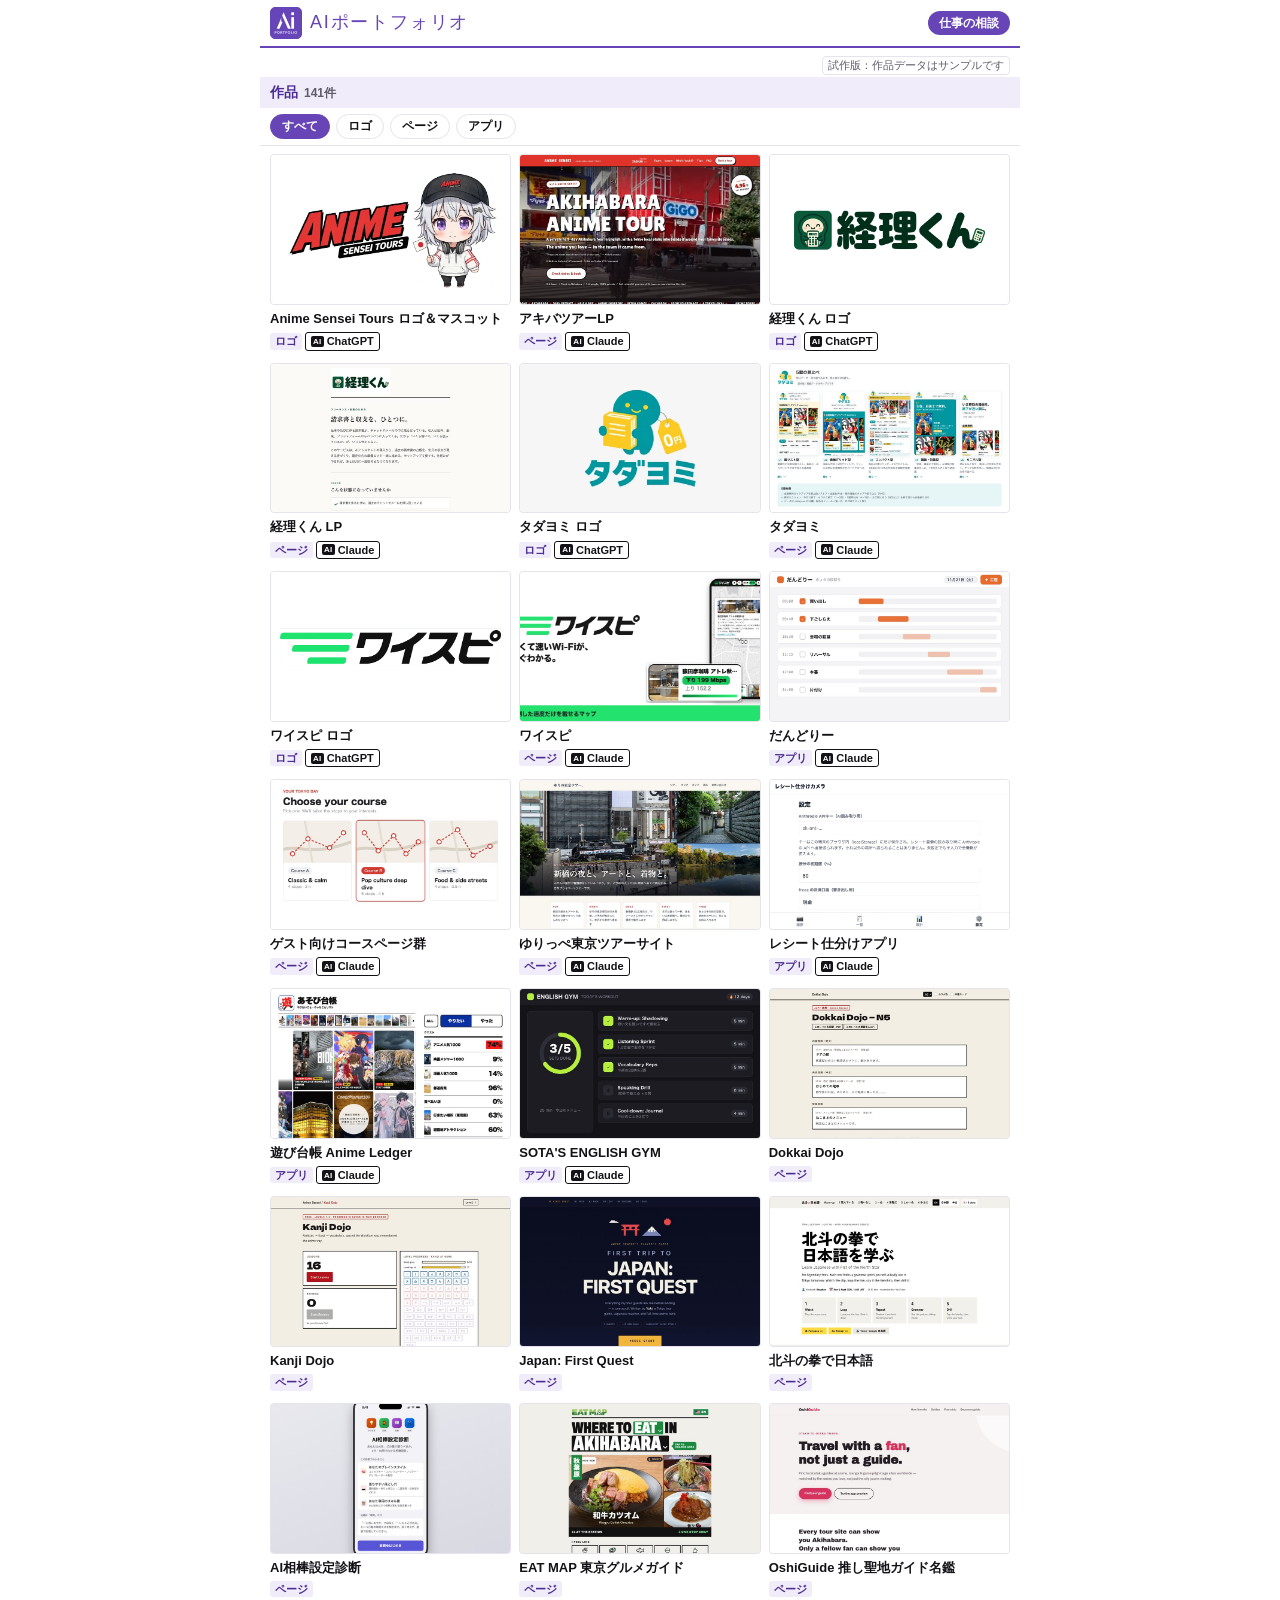
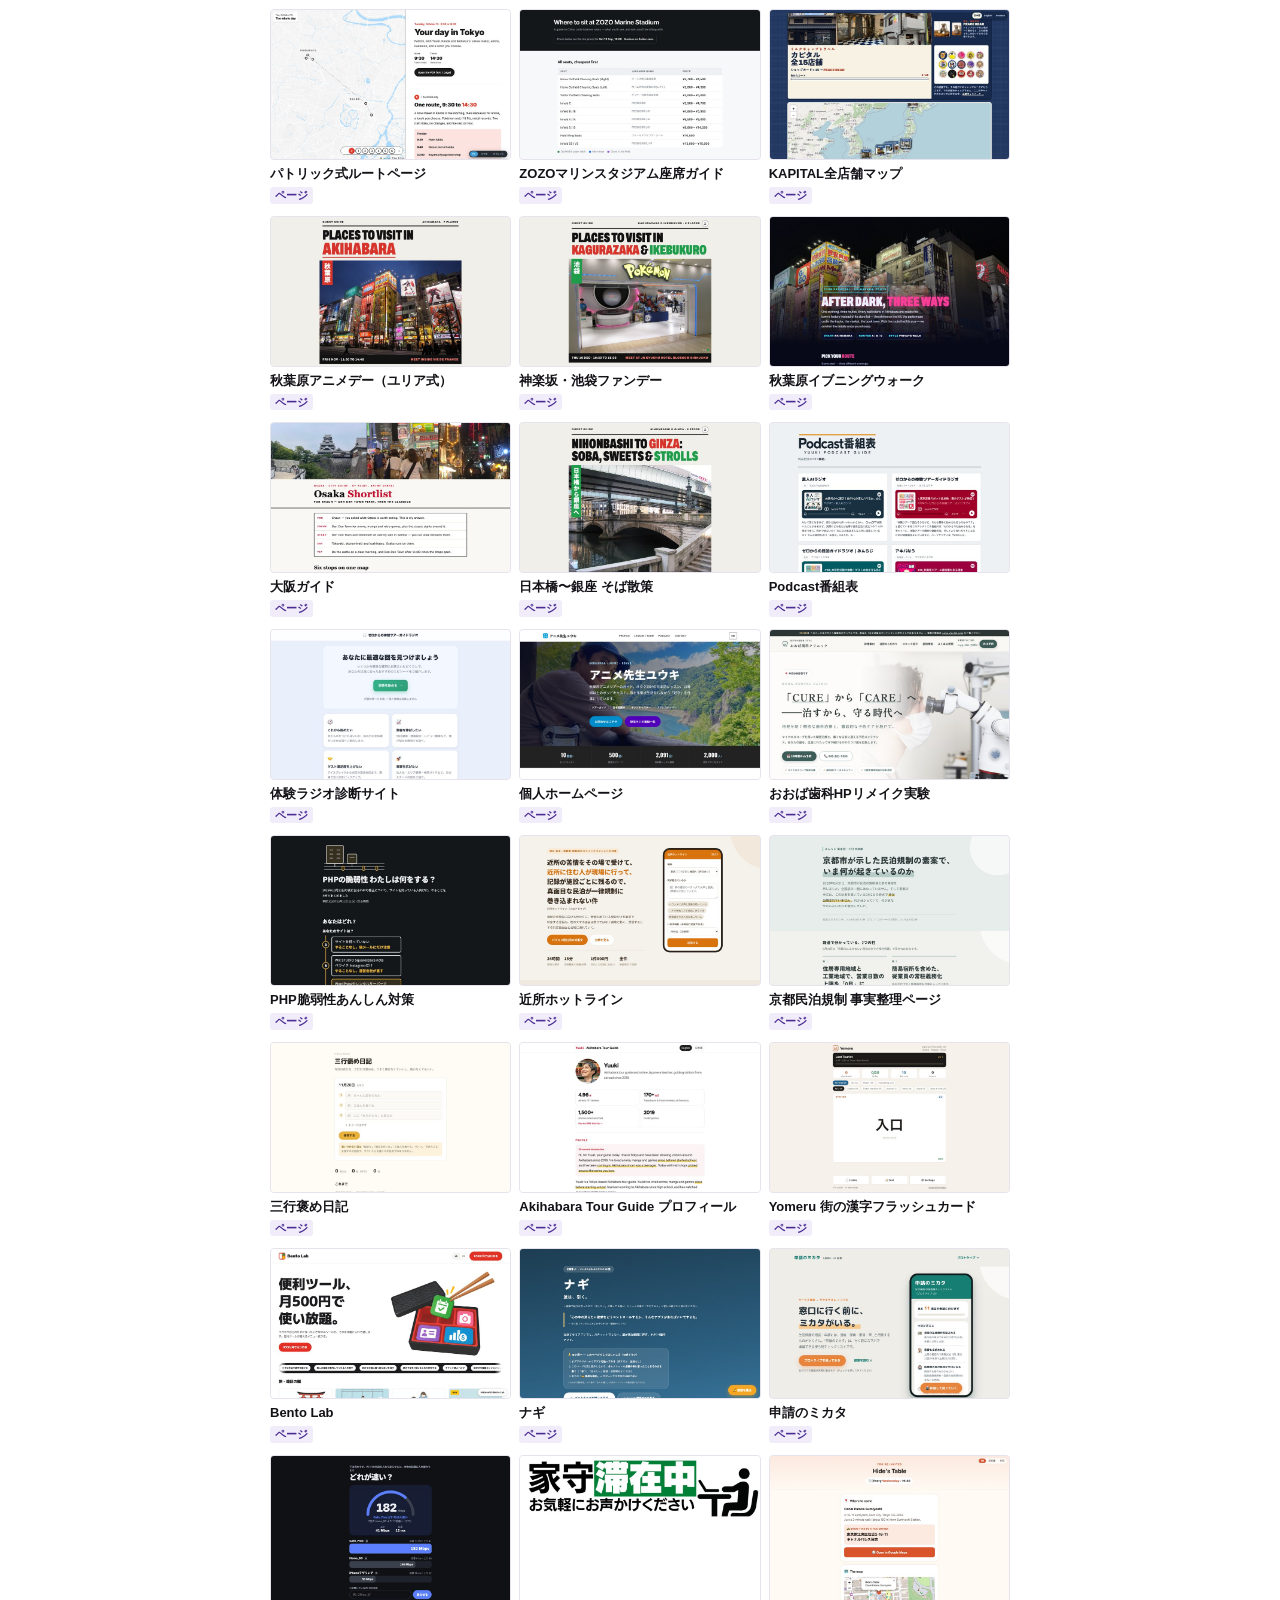
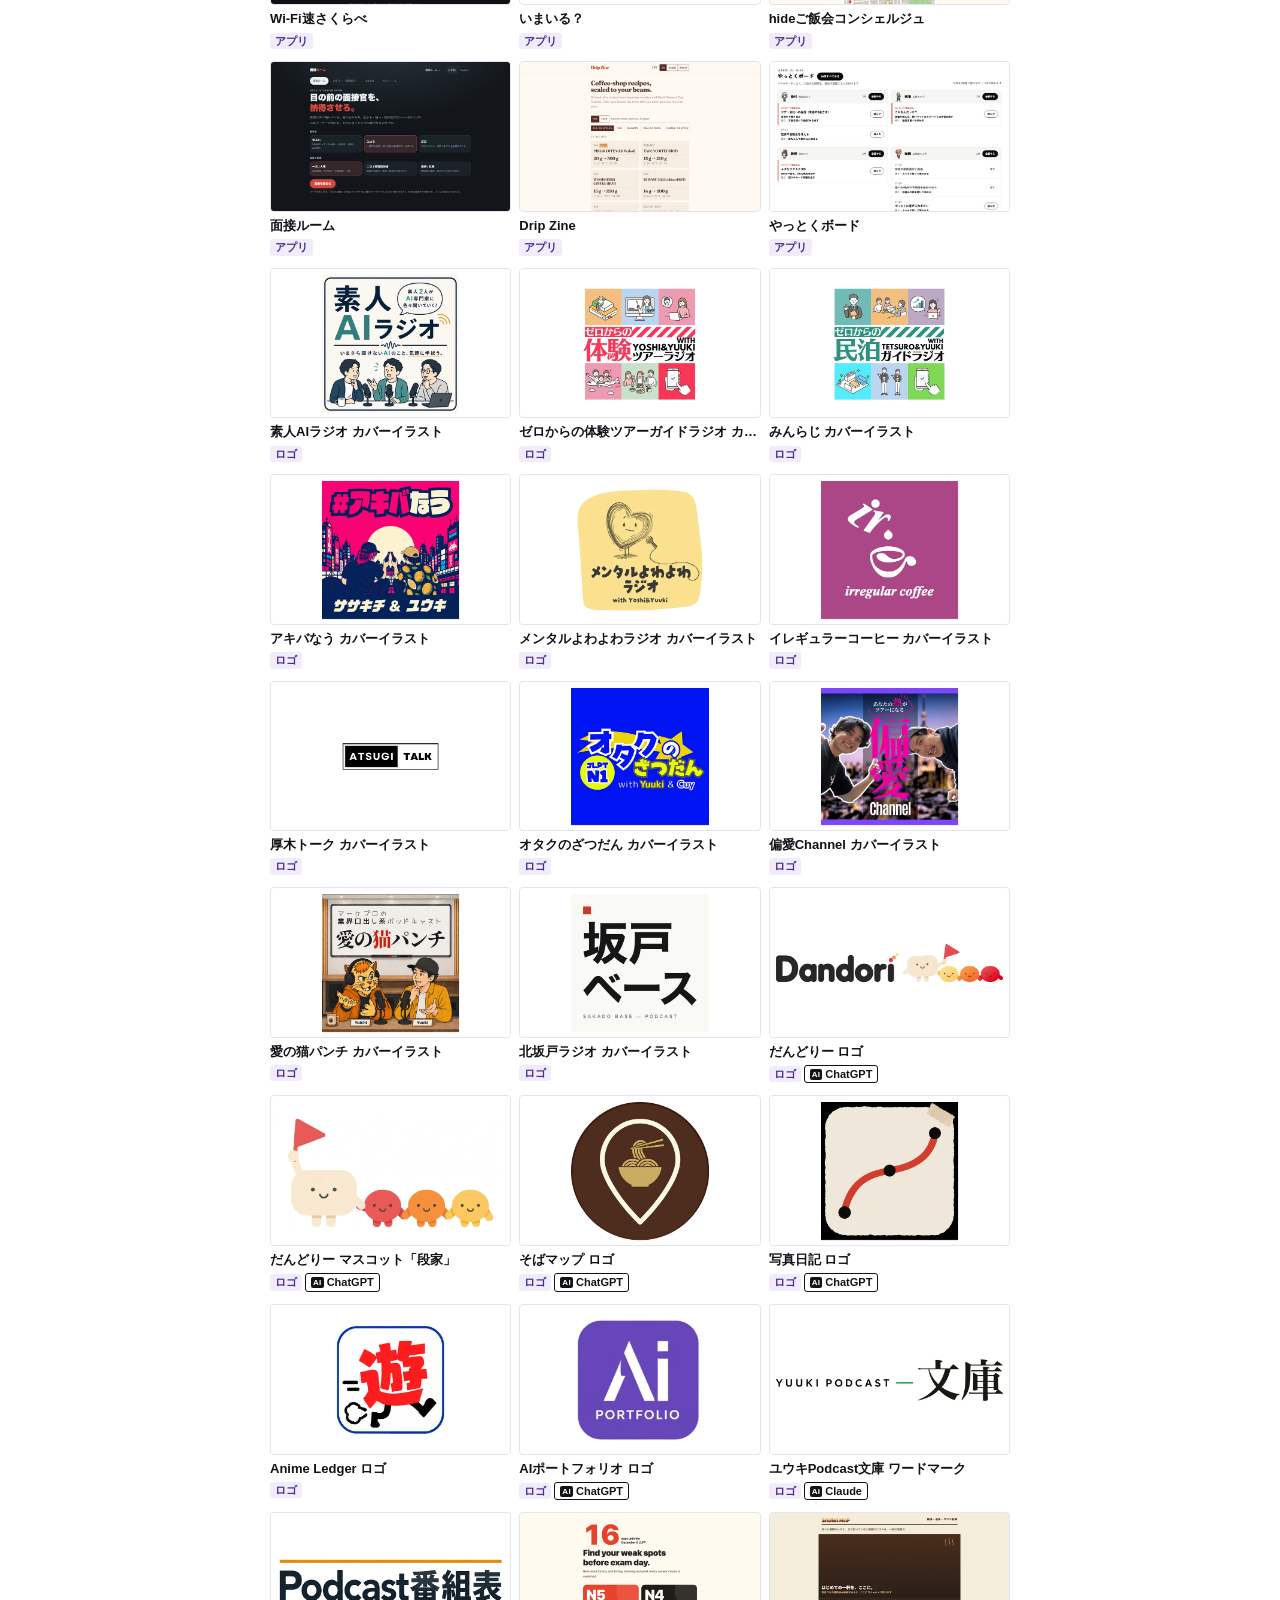
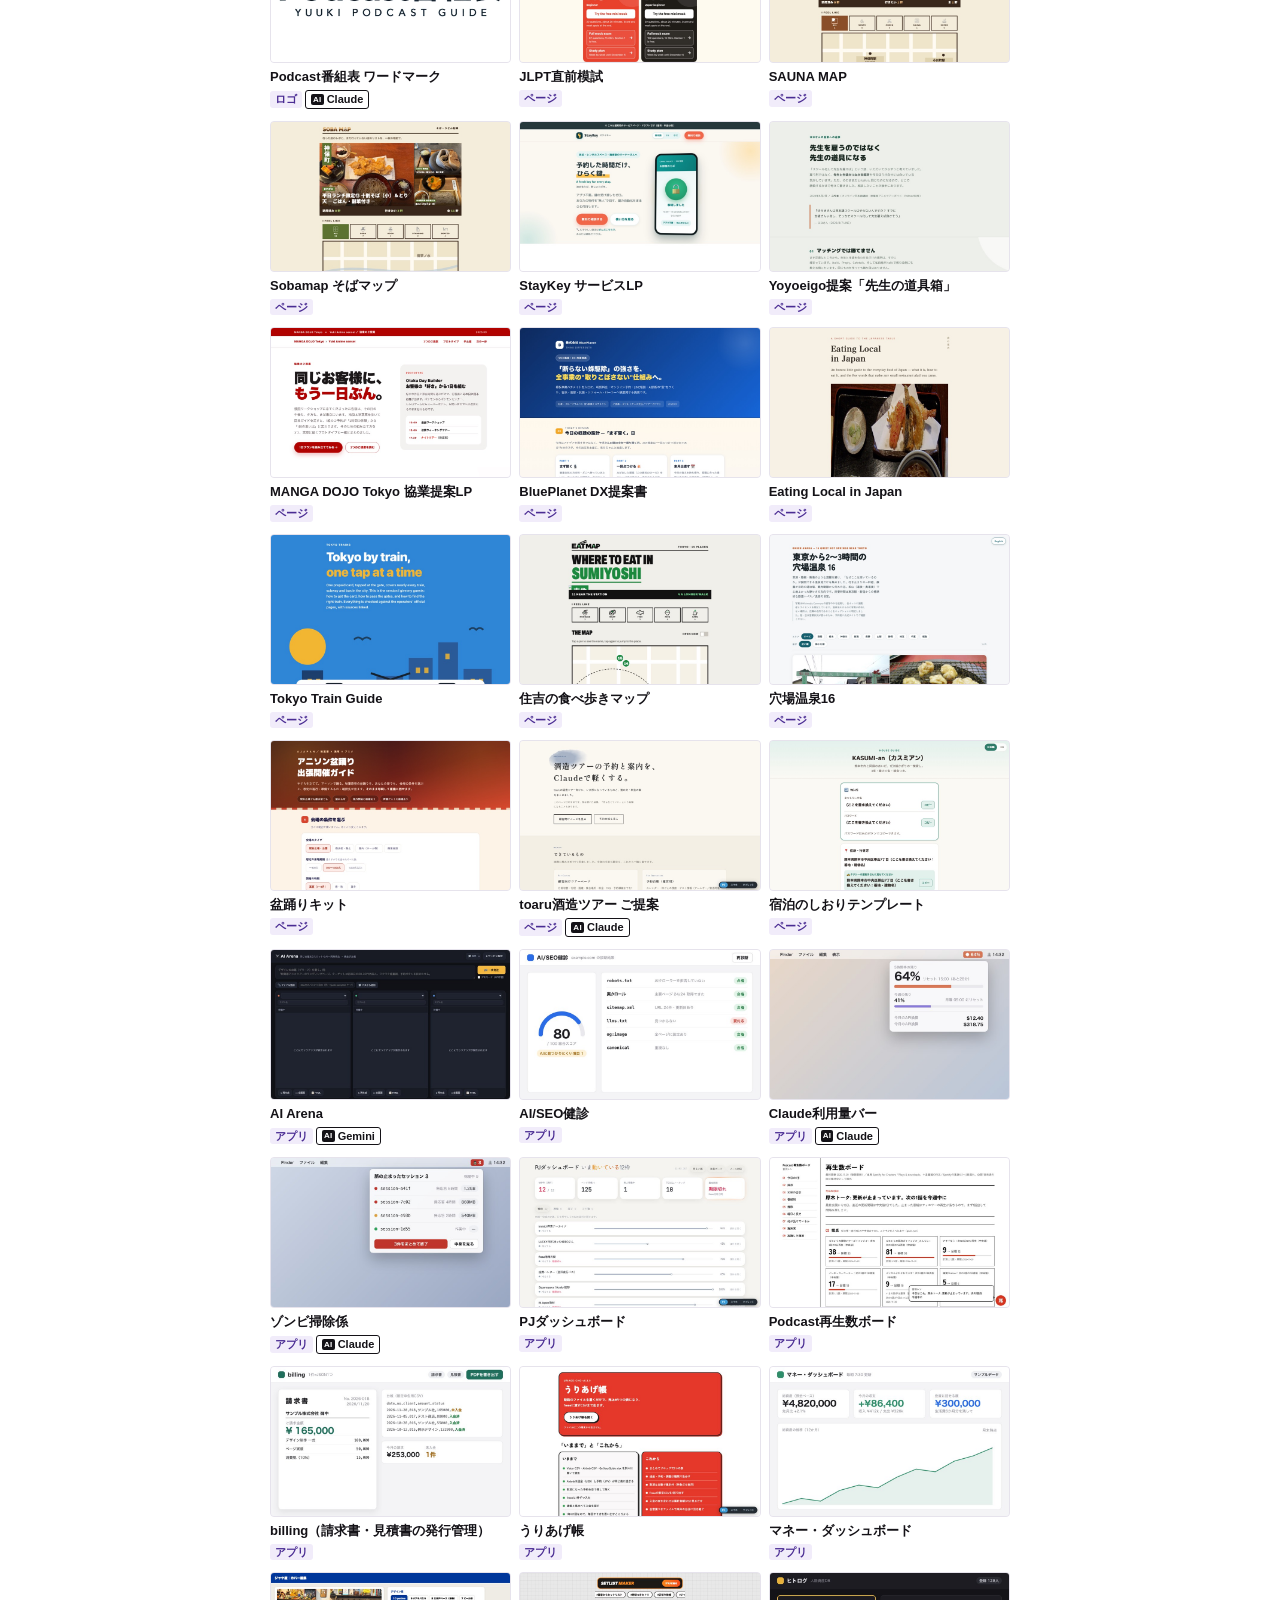
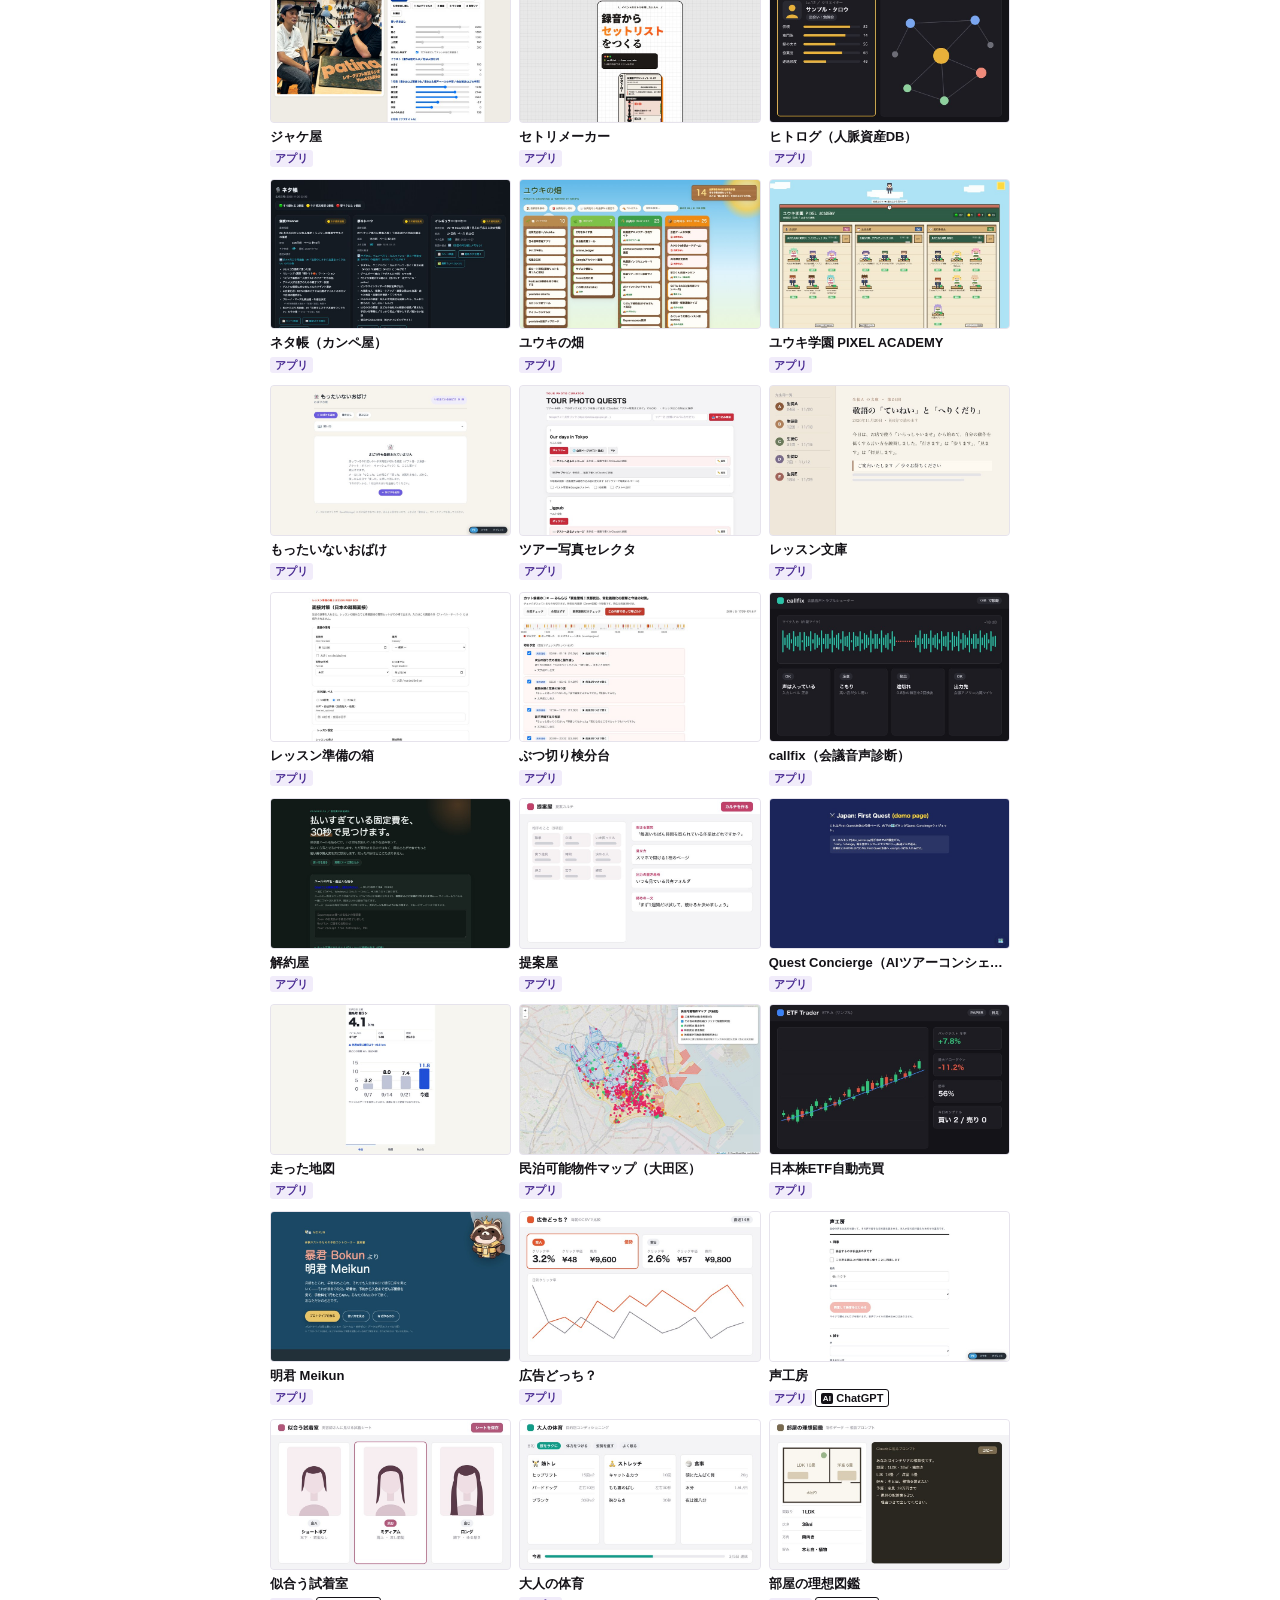
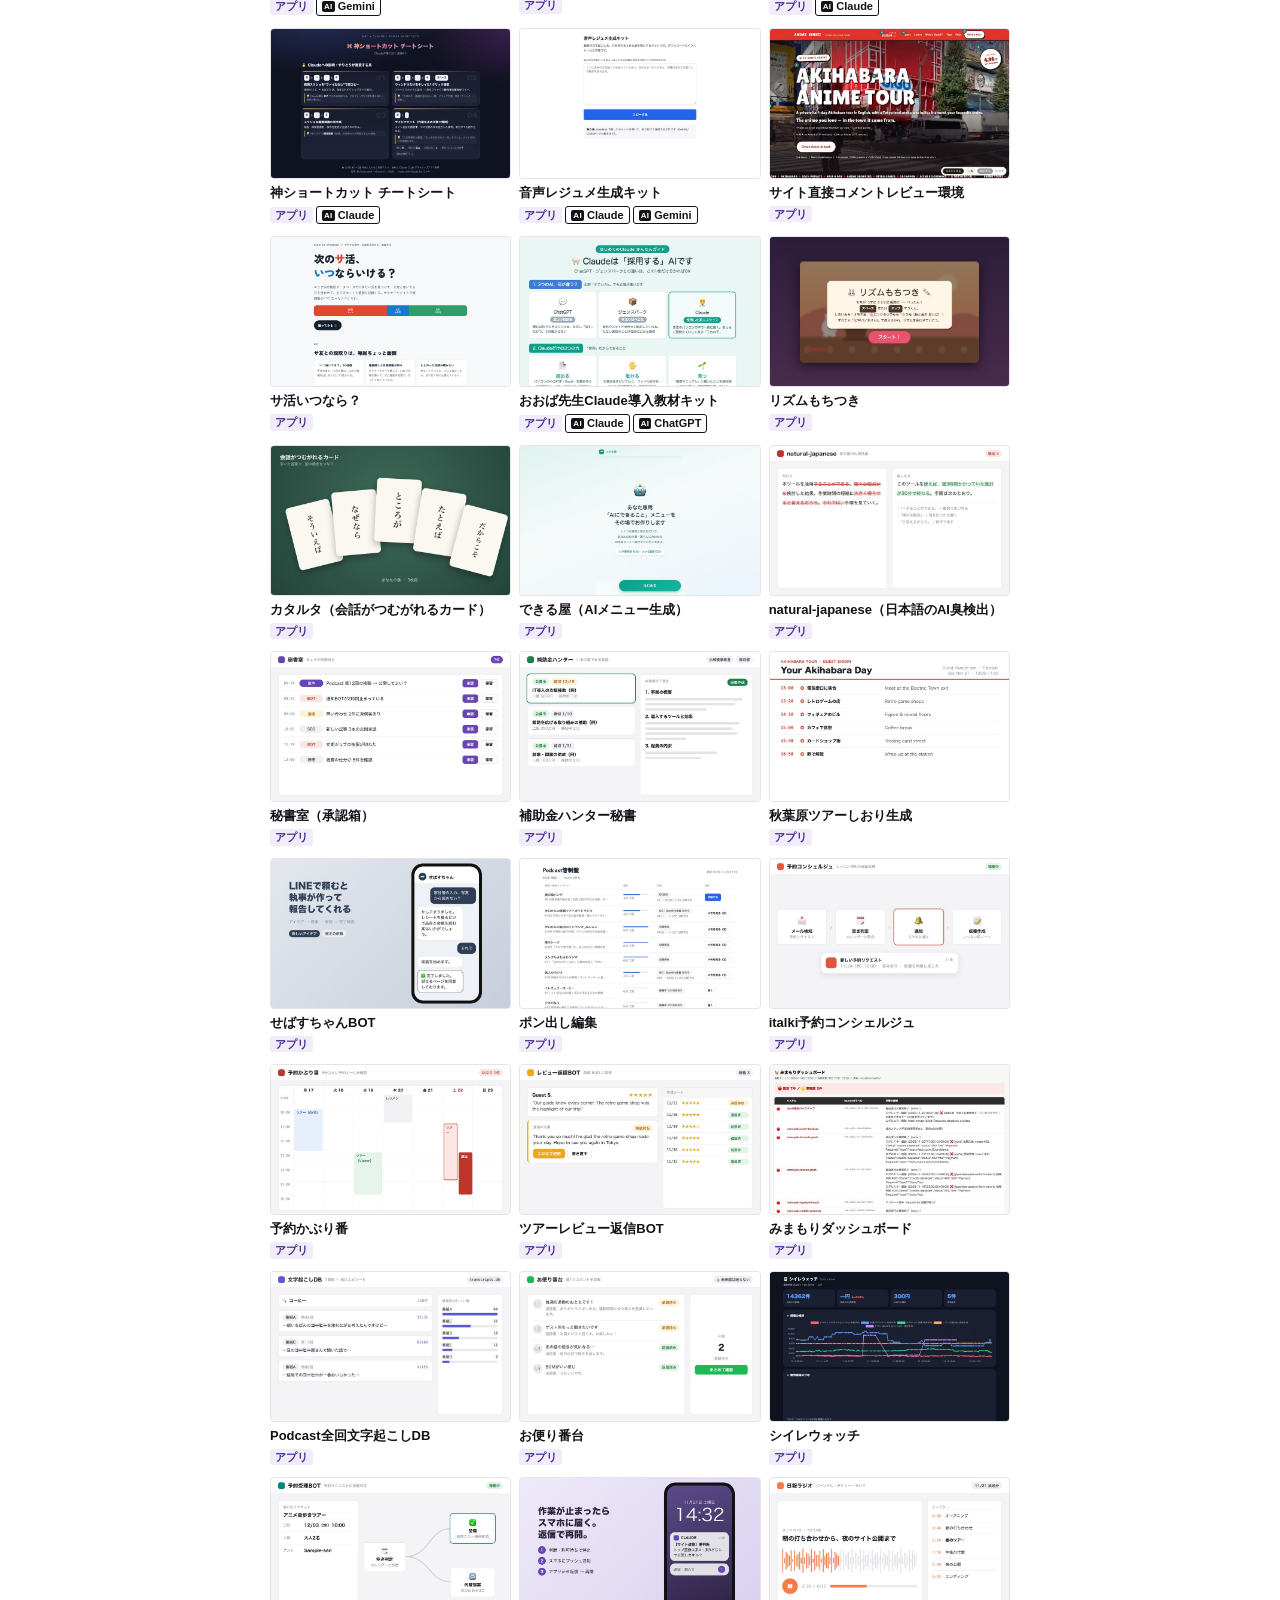
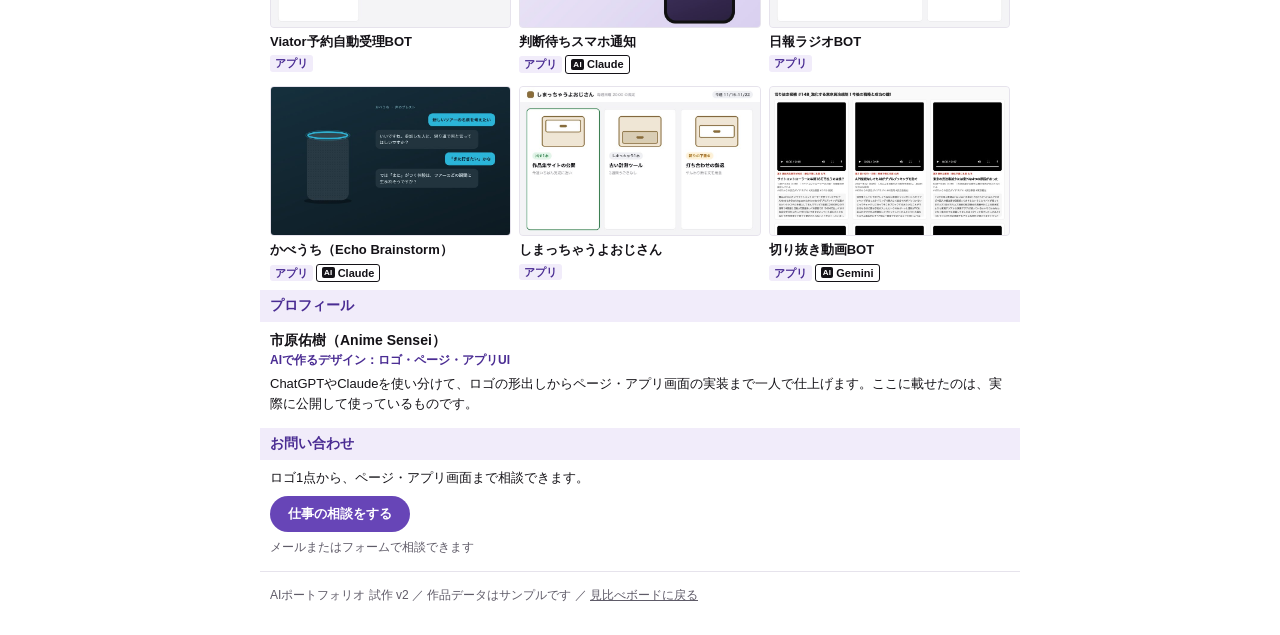
<file: v2.html>
<!doctype html>
<html lang="ja">
<head>
<meta charset="utf-8">
<meta name="viewport" content="width=device-width,initial-scale=1">
<title>AIポートフォリオ v2｜AIで作ったロゴ・ページ・アプリ</title>
<meta name="description" content="AIで設計・書き出ししたロゴ・ページ・アプリUIの実績集（試作v2：サムネ少し大きめの2列。行リストとグリッドの中間）。">
<meta property="og:type" content="website">
<meta property="og:title" content="AIポートフォリオ v2｜AIで作ったロゴ・ページ・アプリ">
<meta property="og:description" content="ChatGPT・Claudeなどを使い分けて作ったデザイン実績。作品ごとに使用AIを記載。">
<meta property="og:url" content="https://yukitchy.github.io/ai-portfolio/v2.html">
<meta property="og:image" content="https://yukitchy.github.io/ai-portfolio/og.png">
<meta name="twitter:card" content="summary_large_image">
<link rel="icon" href="favicon-ai.png" type="image/png">
<link rel="apple-touch-icon" href="assets/apple-touch-icon-ai.png">
<link rel="stylesheet" href="common.css">
<style>
.list{display:grid;grid-template-columns:repeat(2,minmax(0,1fr));gap:12px 8px;padding:8px 10px}
@media(min-width:600px){.list{grid-template-columns:repeat(3,minmax(0,1fr))}}
.card{min-width:0}
.card .th{border-radius:4px;border:1px solid var(--line)}
.card .ph span{font-size:13px;white-space:normal;-webkit-line-clamp:2;display:-webkit-box}
.card .t{margin-top:4px}
.card .tags{margin-top:3px}
</style>
</head>
<body class="v2">
<div class="wrap">
<header><a class="hd" href="./v2.html"><img src="assets/icon.png" alt="" width="32" height="32"><span class="site">AIポートフォリオ</span></a><button type="button" class="cta" aria-haspopup="dialog">仕事の相談</button></header>
<p class="proto"><span class="note">試作版：作品データはサンプルです</span></p>
<section class="works"><h2>作品<small><span id="count">–</span>件</small></h2><div class="filters"><div class="row" id="catRow" aria-label="種類で絞り込む"></div></div><ul class="list" id="list"></ul>
<p id="empty">この種類の作品はまだありません。</p></section>
<section id="profile" class="prof"><h2>プロフィール</h2><p class="pn" id="pName"></p><p class="pr" id="pRole"></p><p class="pb" id="pBio"></p></section>
<section id="contact" class="ct"><h2>お問い合わせ</h2><p class="cl">ロゴ1点から、ページ・アプリ画面まで相談できます。</p><button type="button" class="btn" id="pContact" aria-haspopup="dialog">仕事の相談をする</button><p class="cn" id="pNote"></p></section>
<footer>AIポートフォリオ 試作 v2 ／ 作品データはサンプルです ／ <a href="board.html">見比べボードに戻る</a></footer>
</div>
<script>window.T={card:it=>`<li class="card"><span class="tl">${thumb(it)}</span>${link(it,esc(it.title),"t")}${tags(it)}</li>`};</script>
<script src="app.js"></script>
</body>
</html>
</file>
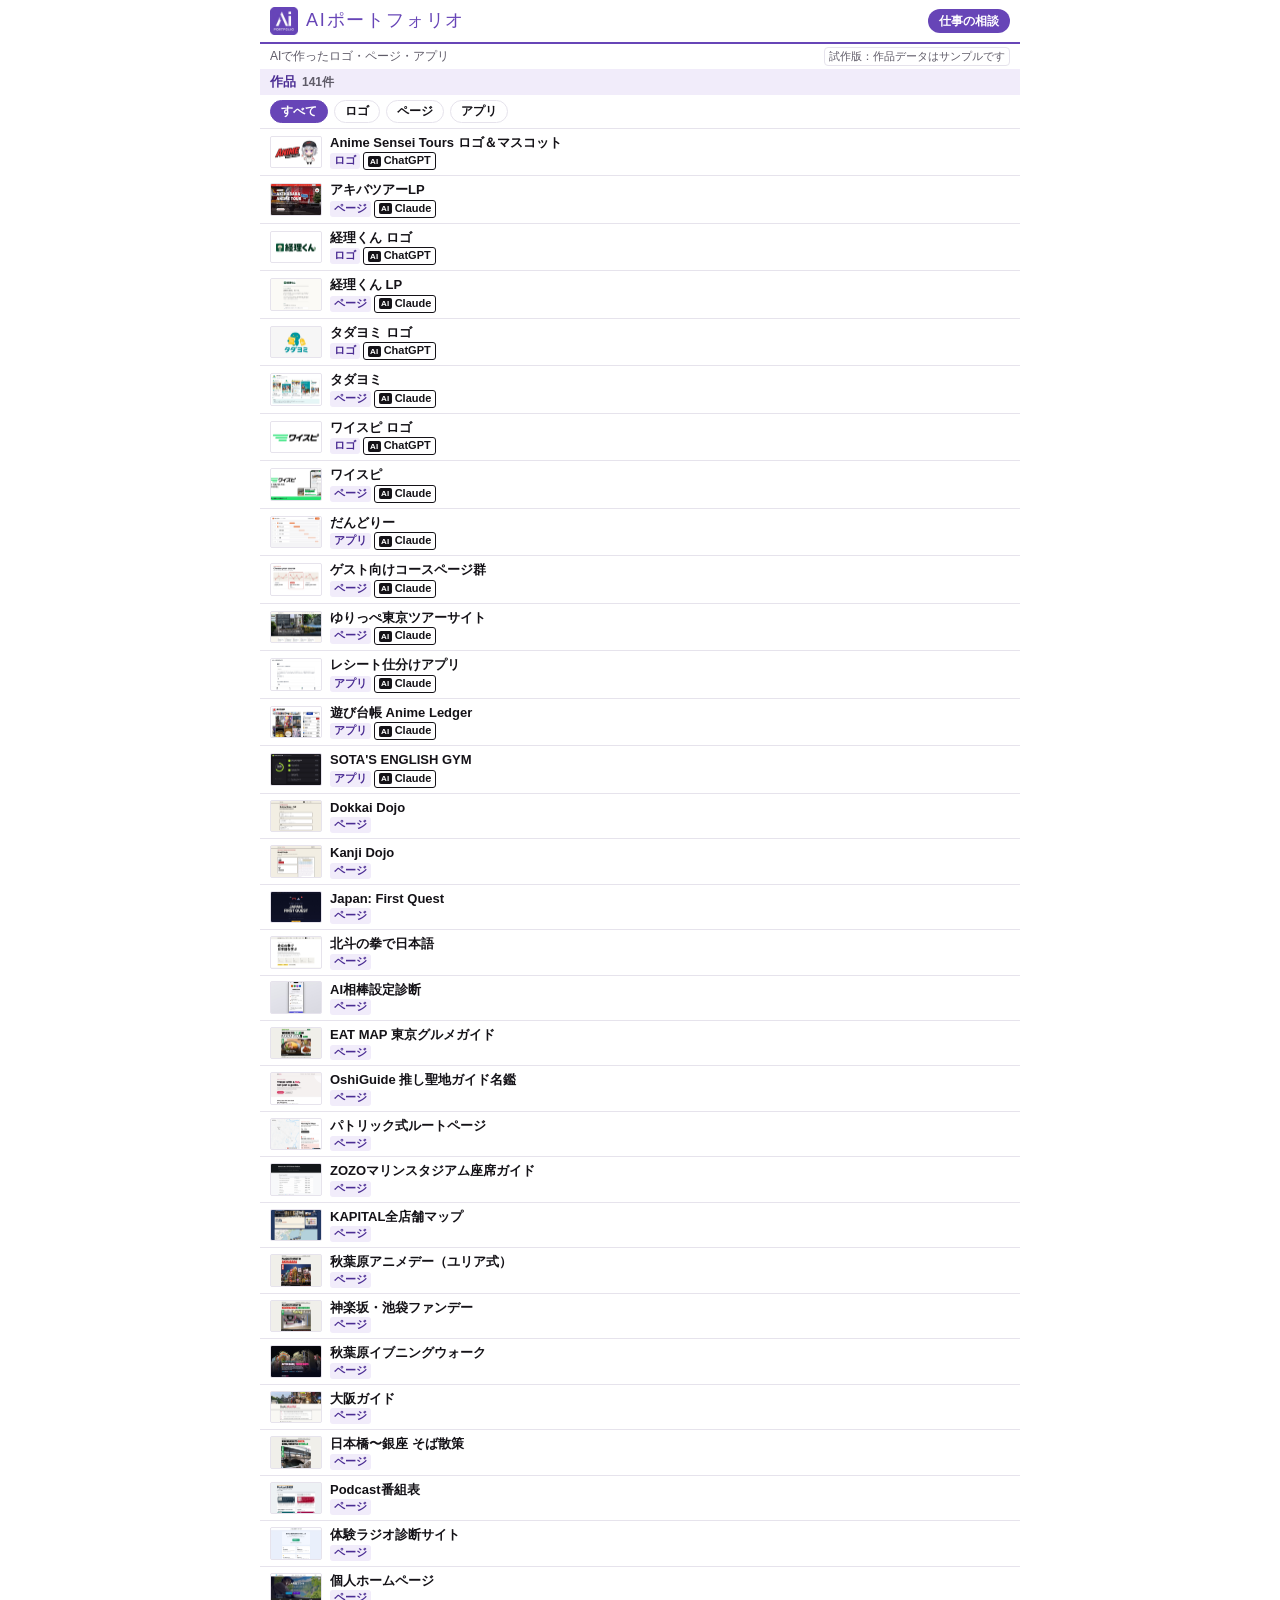
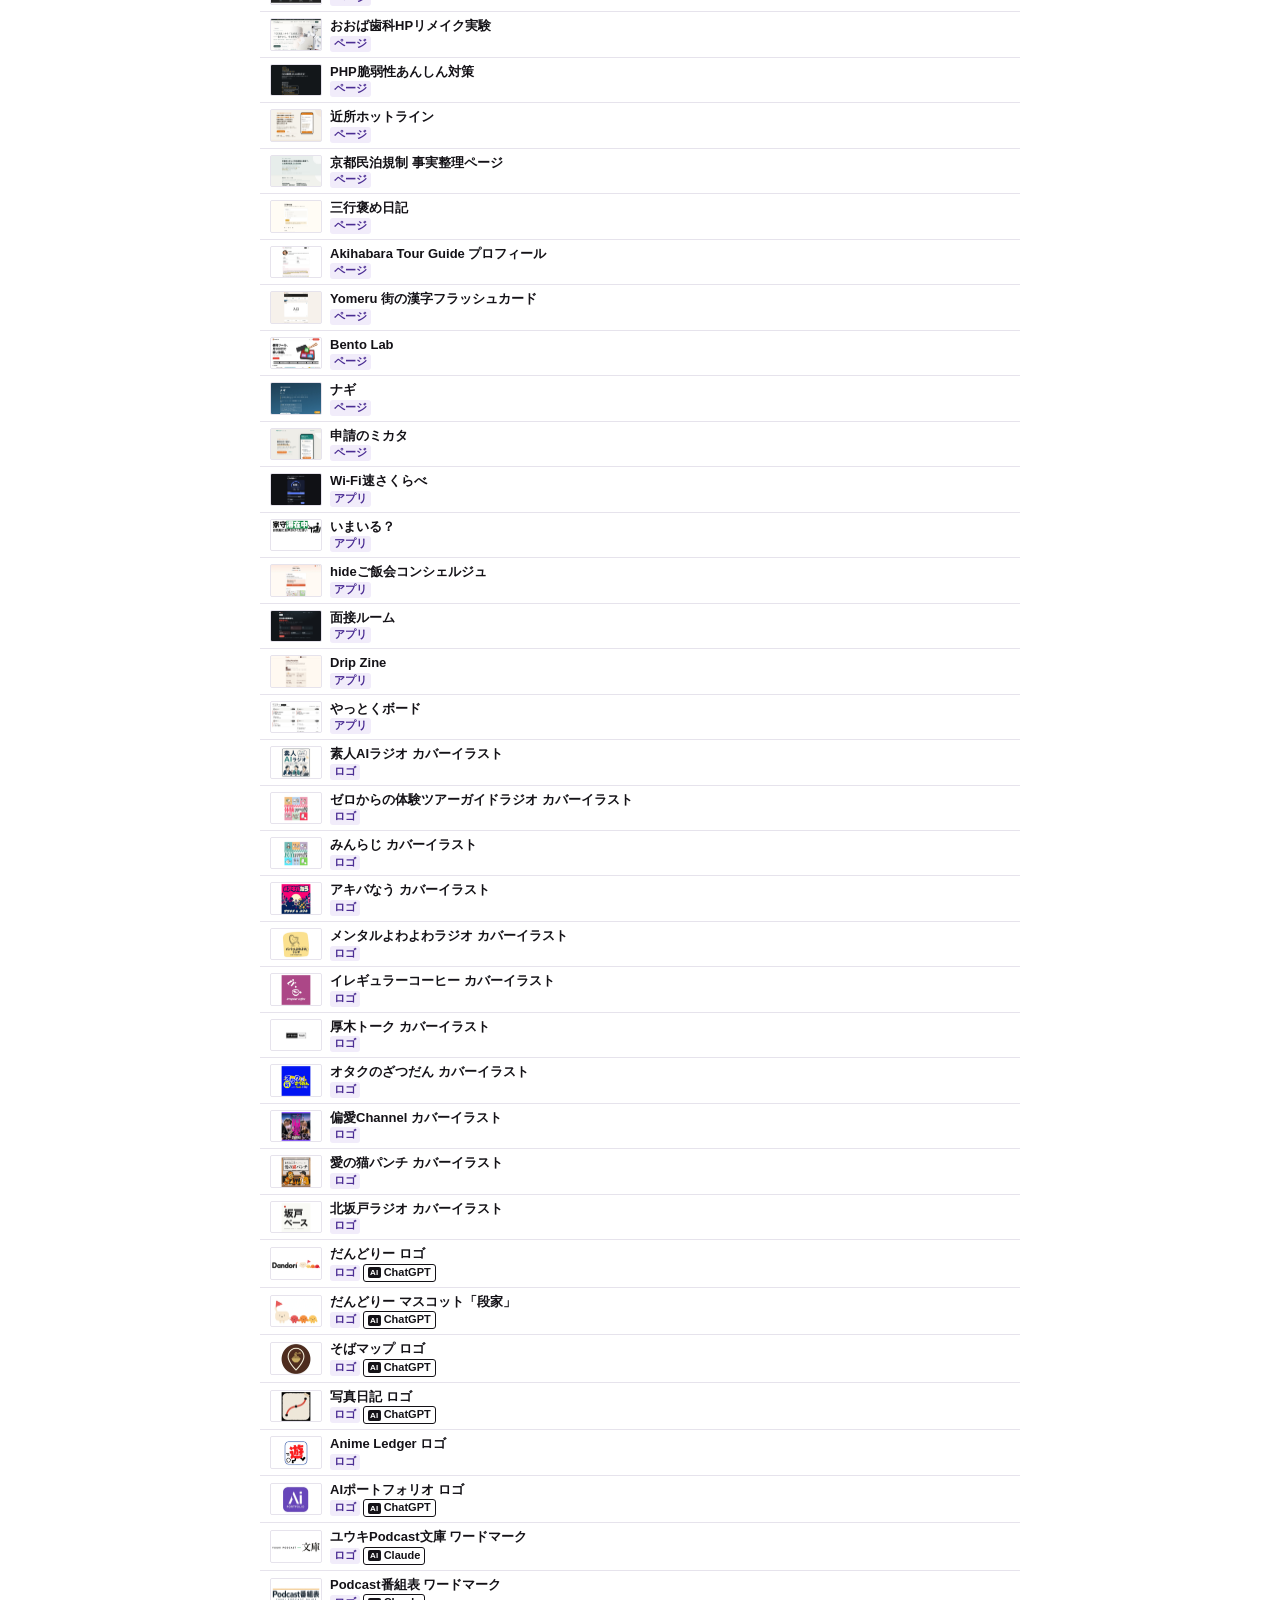
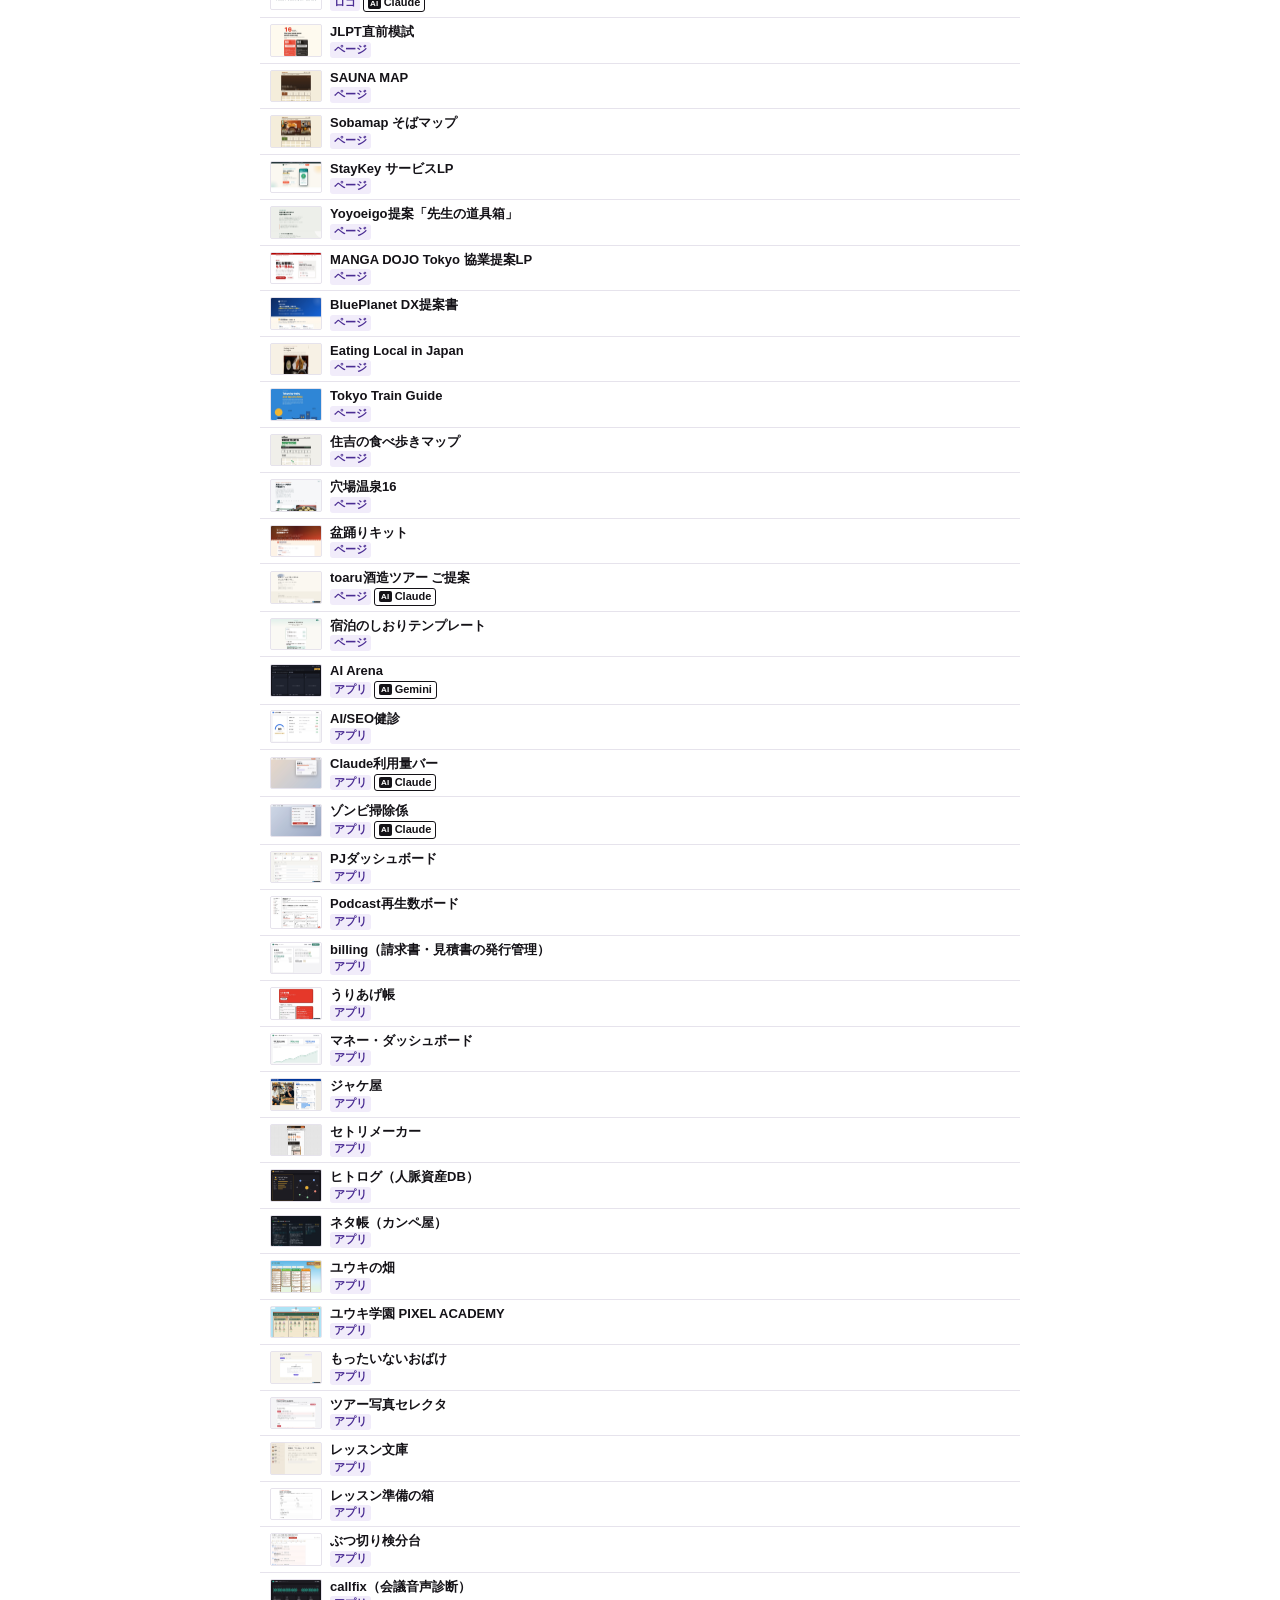
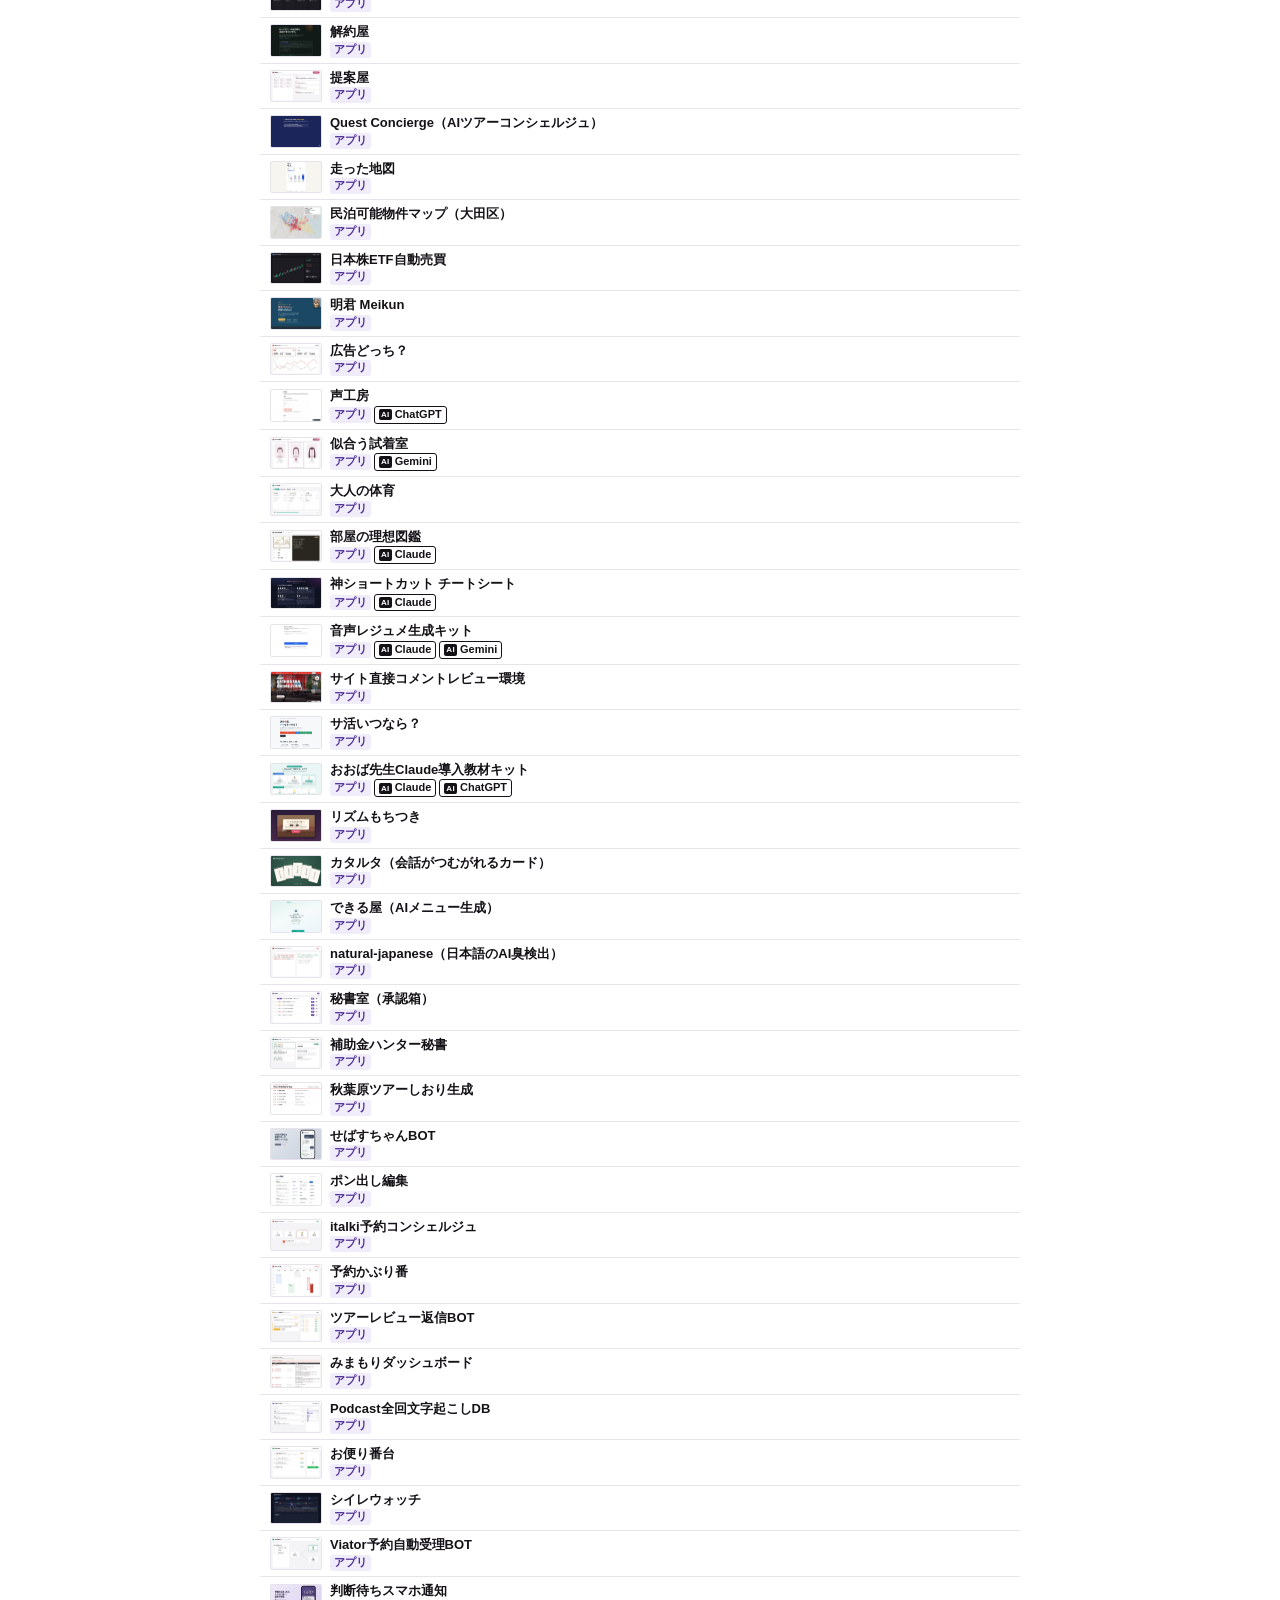
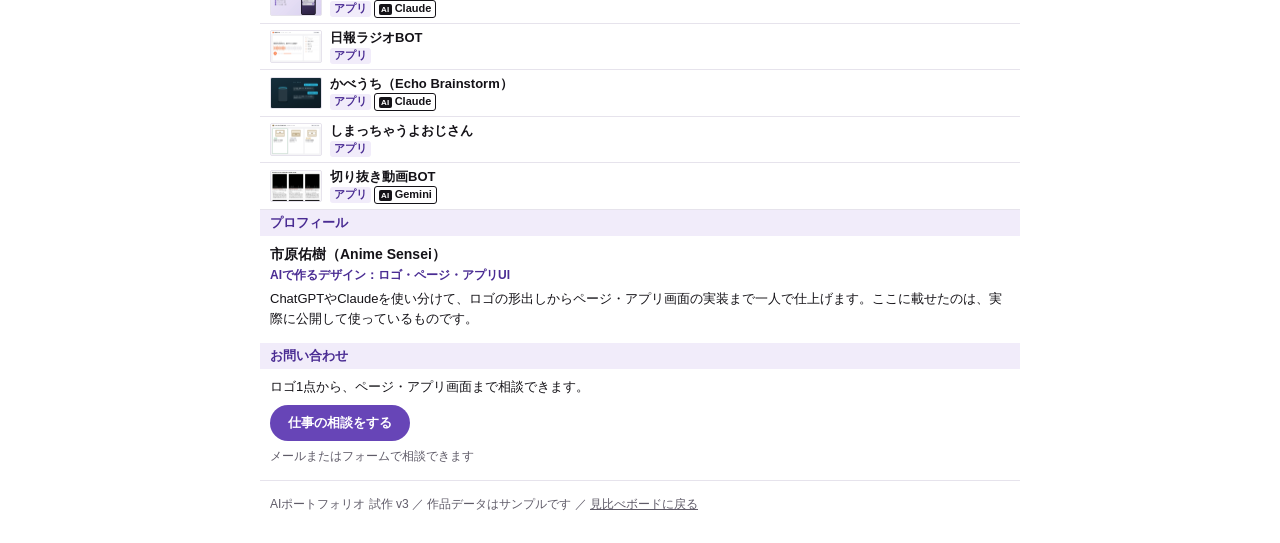
<file: v3.html>
<!doctype html>
<html lang="ja">
<head>
<meta charset="utf-8">
<meta name="viewport" content="width=device-width,initial-scale=1">
<title>AIポートフォリオ v3｜AIで作ったロゴ・ページ・アプリ</title>
<meta name="description" content="AIで設計・書き出ししたロゴ・ページ・アプリUIの実績集（試作v3：密度最大。最小サムネで10作品がほぼ1画面に入る）。">
<meta property="og:type" content="website">
<meta property="og:title" content="AIポートフォリオ v3｜AIで作ったロゴ・ページ・アプリ">
<meta property="og:description" content="ChatGPT・Claudeなどを使い分けて作ったデザイン実績。作品ごとに使用AIを記載。">
<meta property="og:url" content="https://yukitchy.github.io/ai-portfolio/v3.html">
<meta property="og:image" content="https://yukitchy.github.io/ai-portfolio/og.png">
<meta name="twitter:card" content="summary_large_image">
<link rel="icon" href="favicon-ai.png" type="image/png">
<link rel="apple-touch-icon" href="assets/apple-touch-icon-ai.png">
<link rel="stylesheet" href="common.css">
<style>
header{height:44px}
.who{display:flex;align-items:center;gap:8px;padding:3px 10px;font-size:12px;color:var(--sub);white-space:nowrap;overflow:hidden}
.who .note{font-size:11px;padding:0 4px;margin-left:auto}
@media(max-width:359px){.who .note{display:none}}
h2{padding:3px 10px;font-size:13px}
.filters{padding:5px 10px}.chip{padding:1px 10px}
.card{display:flex;gap:8px;padding:5px 10px;border-bottom:1px solid var(--line);align-items:center}
.card .tl{flex:0 0 52px;width:52px}
.card .th{border-radius:2px;border:1px solid var(--line)}
.card .b{min-width:0;flex:1}
.card .t{line-height:1.35}
.card .tags{margin-top:1px}
.scope,.ai{font-size:11px;padding:0 4px;line-height:1.45}
.card .ph{padding:2px}.card .ph span{display:none}.card .ph small{font-size:0;right:2px;bottom:2px;padding:0 3px}.card .ph small::after{content:"仮";font-size:10px}</style>
</head>
<body class="v3">
<div class="wrap">
<header><a class="hd" href="./v3.html"><img src="assets/icon.png" alt="" width="28" height="28"><span class="site">AIポートフォリオ</span></a><button type="button" class="cta" aria-haspopup="dialog">仕事の相談</button></header>
<p class="who"><span>AIで作ったロゴ・ページ・アプリ</span><span class="note">試作版：作品データはサンプルです</span></p>
<section class="works"><h2>作品<small><span id="count">–</span>件</small></h2><div class="filters"><div class="row" id="catRow" aria-label="種類で絞り込む"></div></div><ul class="list" id="list"></ul>
<p id="empty">この種類の作品はまだありません。</p></section>
<section id="profile" class="prof"><h2>プロフィール</h2><p class="pn" id="pName"></p><p class="pr" id="pRole"></p><p class="pb" id="pBio"></p></section>
<section id="contact" class="ct"><h2>お問い合わせ</h2><p class="cl">ロゴ1点から、ページ・アプリ画面まで相談できます。</p><button type="button" class="btn" id="pContact" aria-haspopup="dialog">仕事の相談をする</button><p class="cn" id="pNote"></p></section>
<footer>AIポートフォリオ 試作 v3 ／ 作品データはサンプルです ／ <a href="board.html">見比べボードに戻る</a></footer>
</div>
<script>window.T={card:it=>`<li class="card"><span class="tl">${thumb(it)}</span><div class="b">${link(it,esc(it.title),"t")}${tags(it)}</div></li>`};</script>
<script src="app.js"></script>
</body>
</html>
</file>
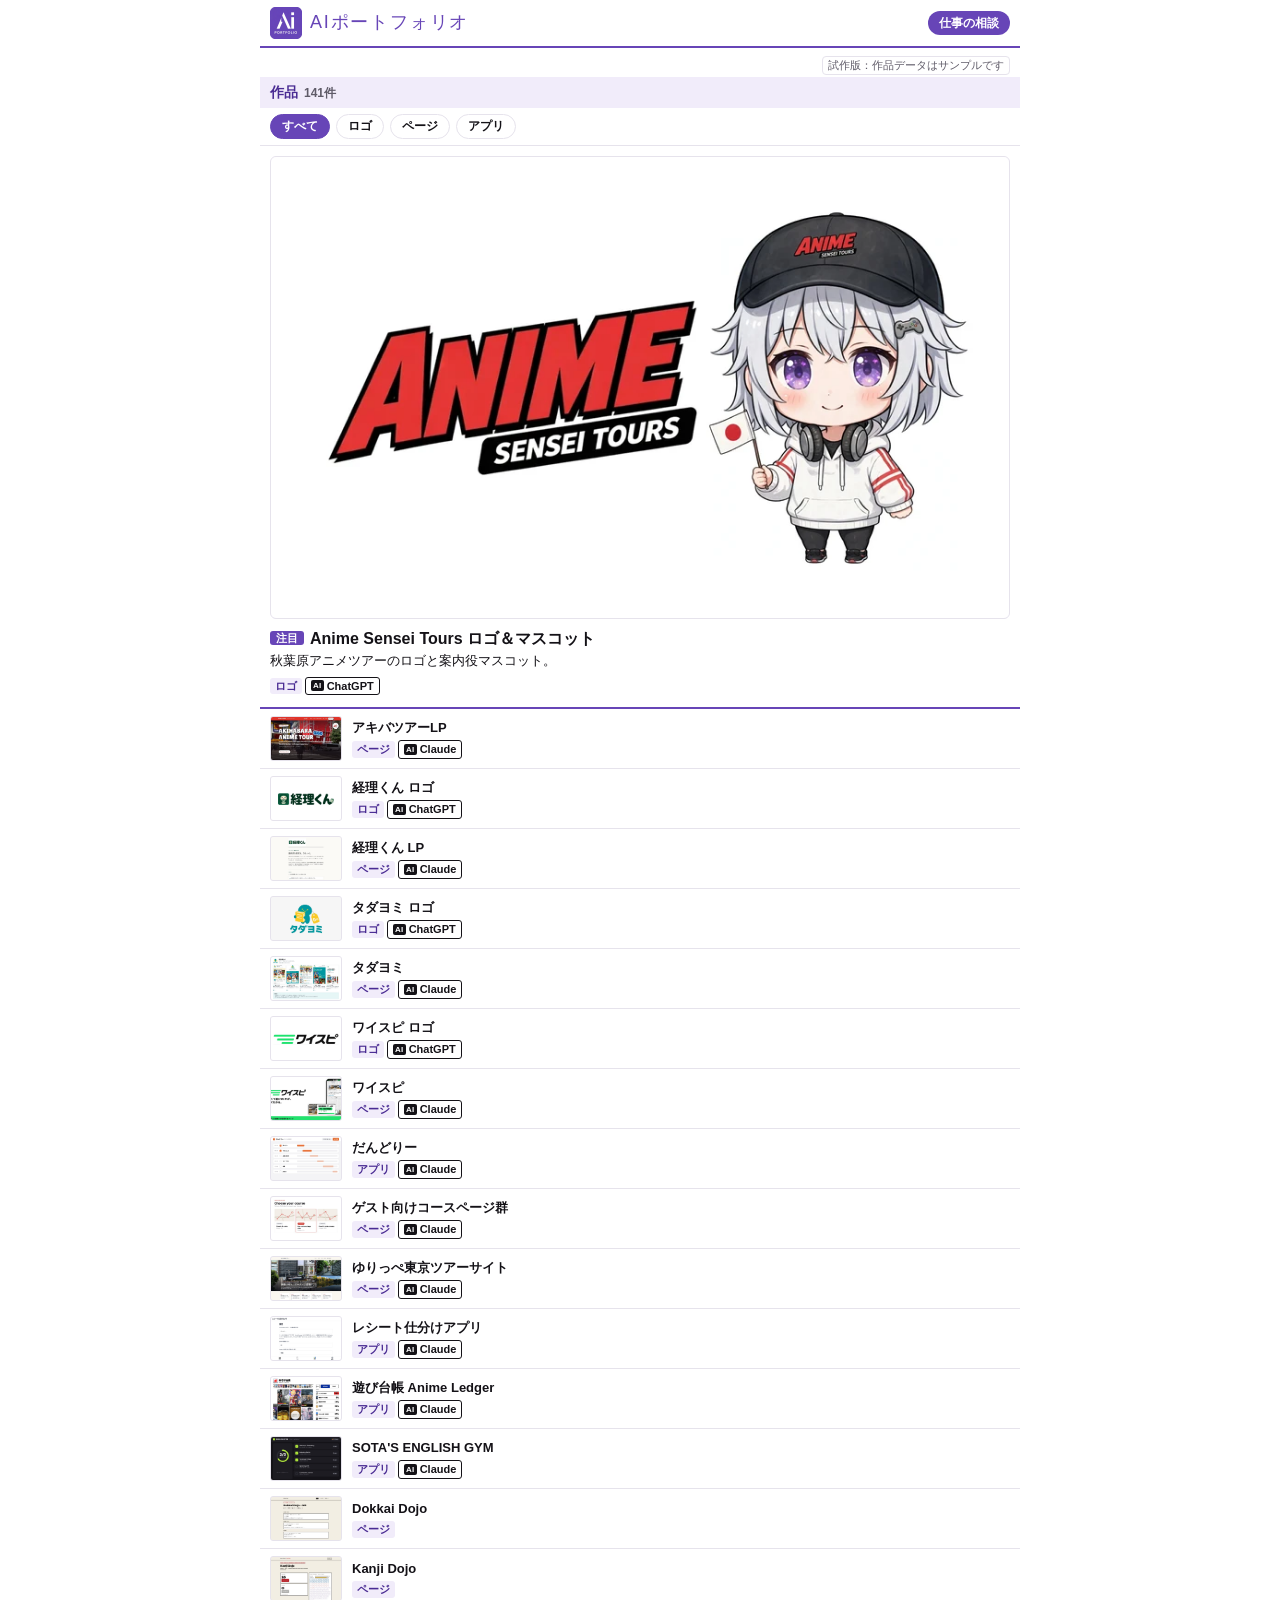
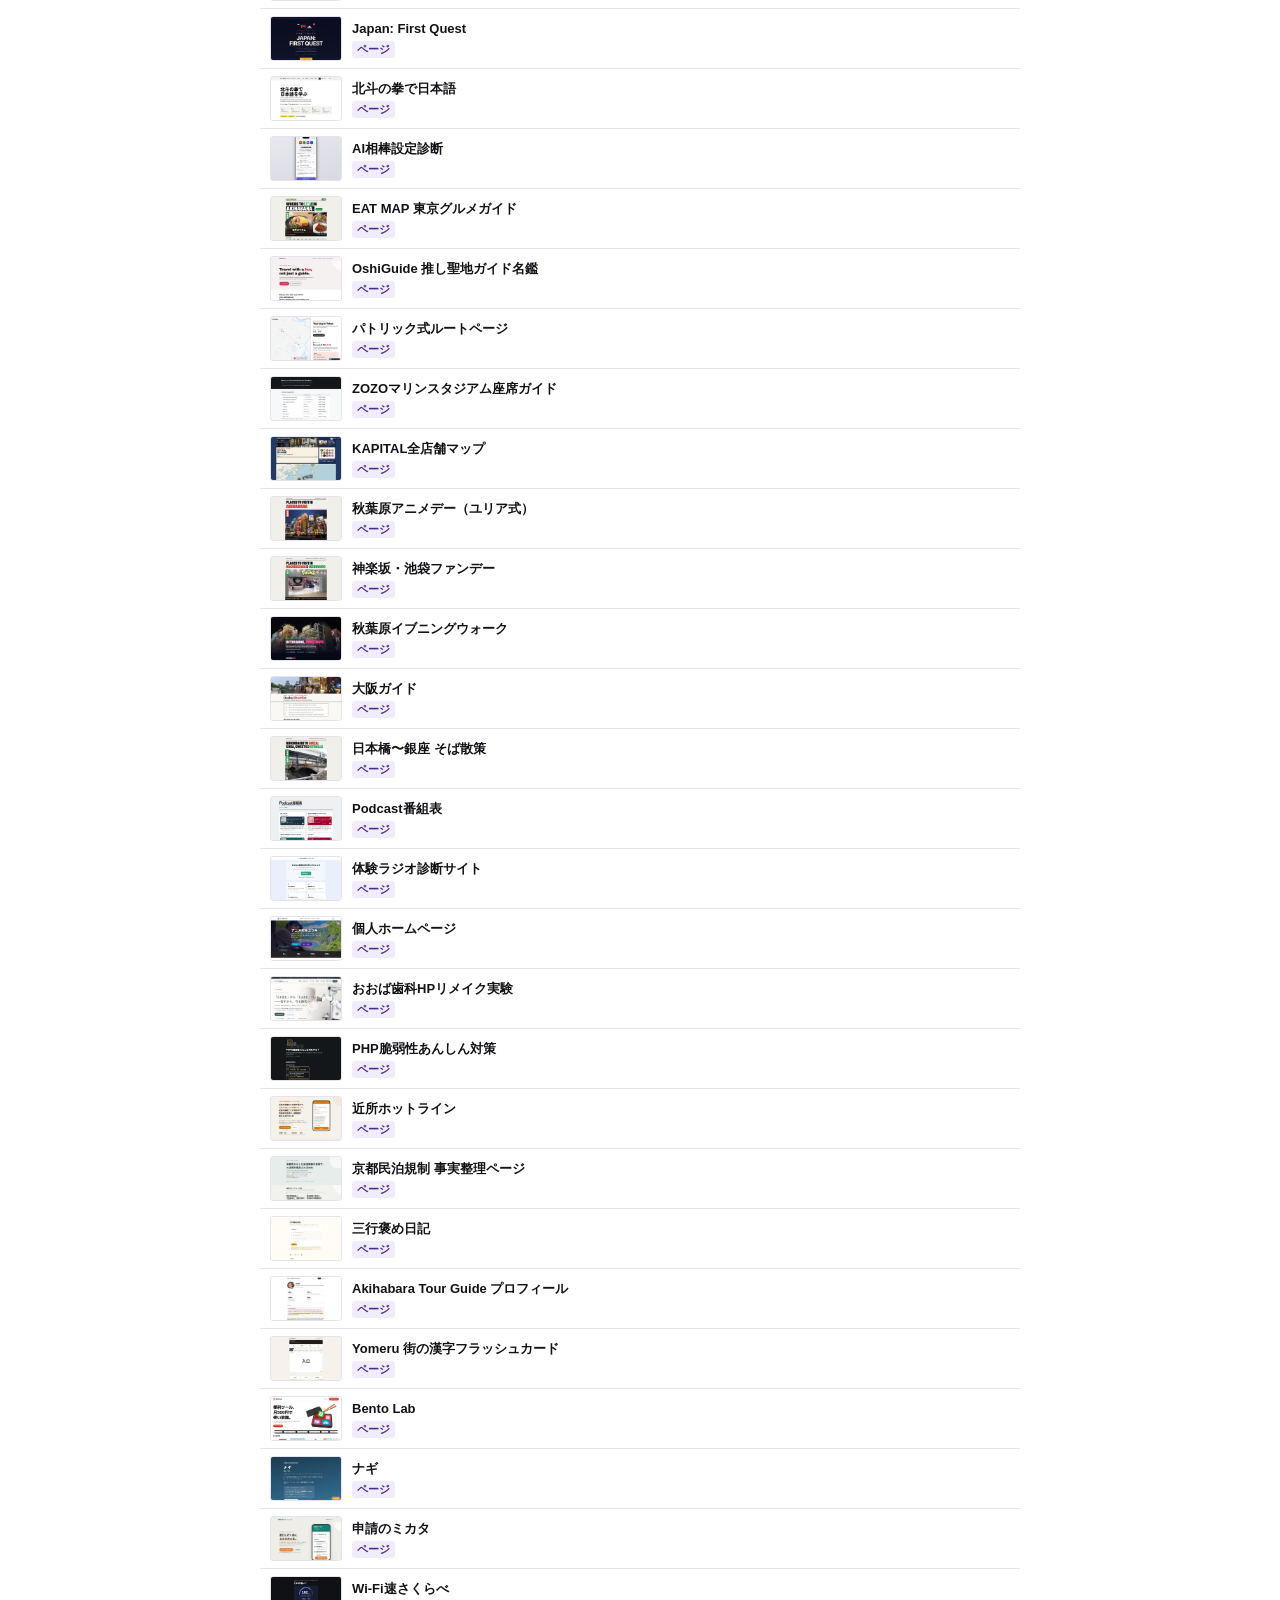
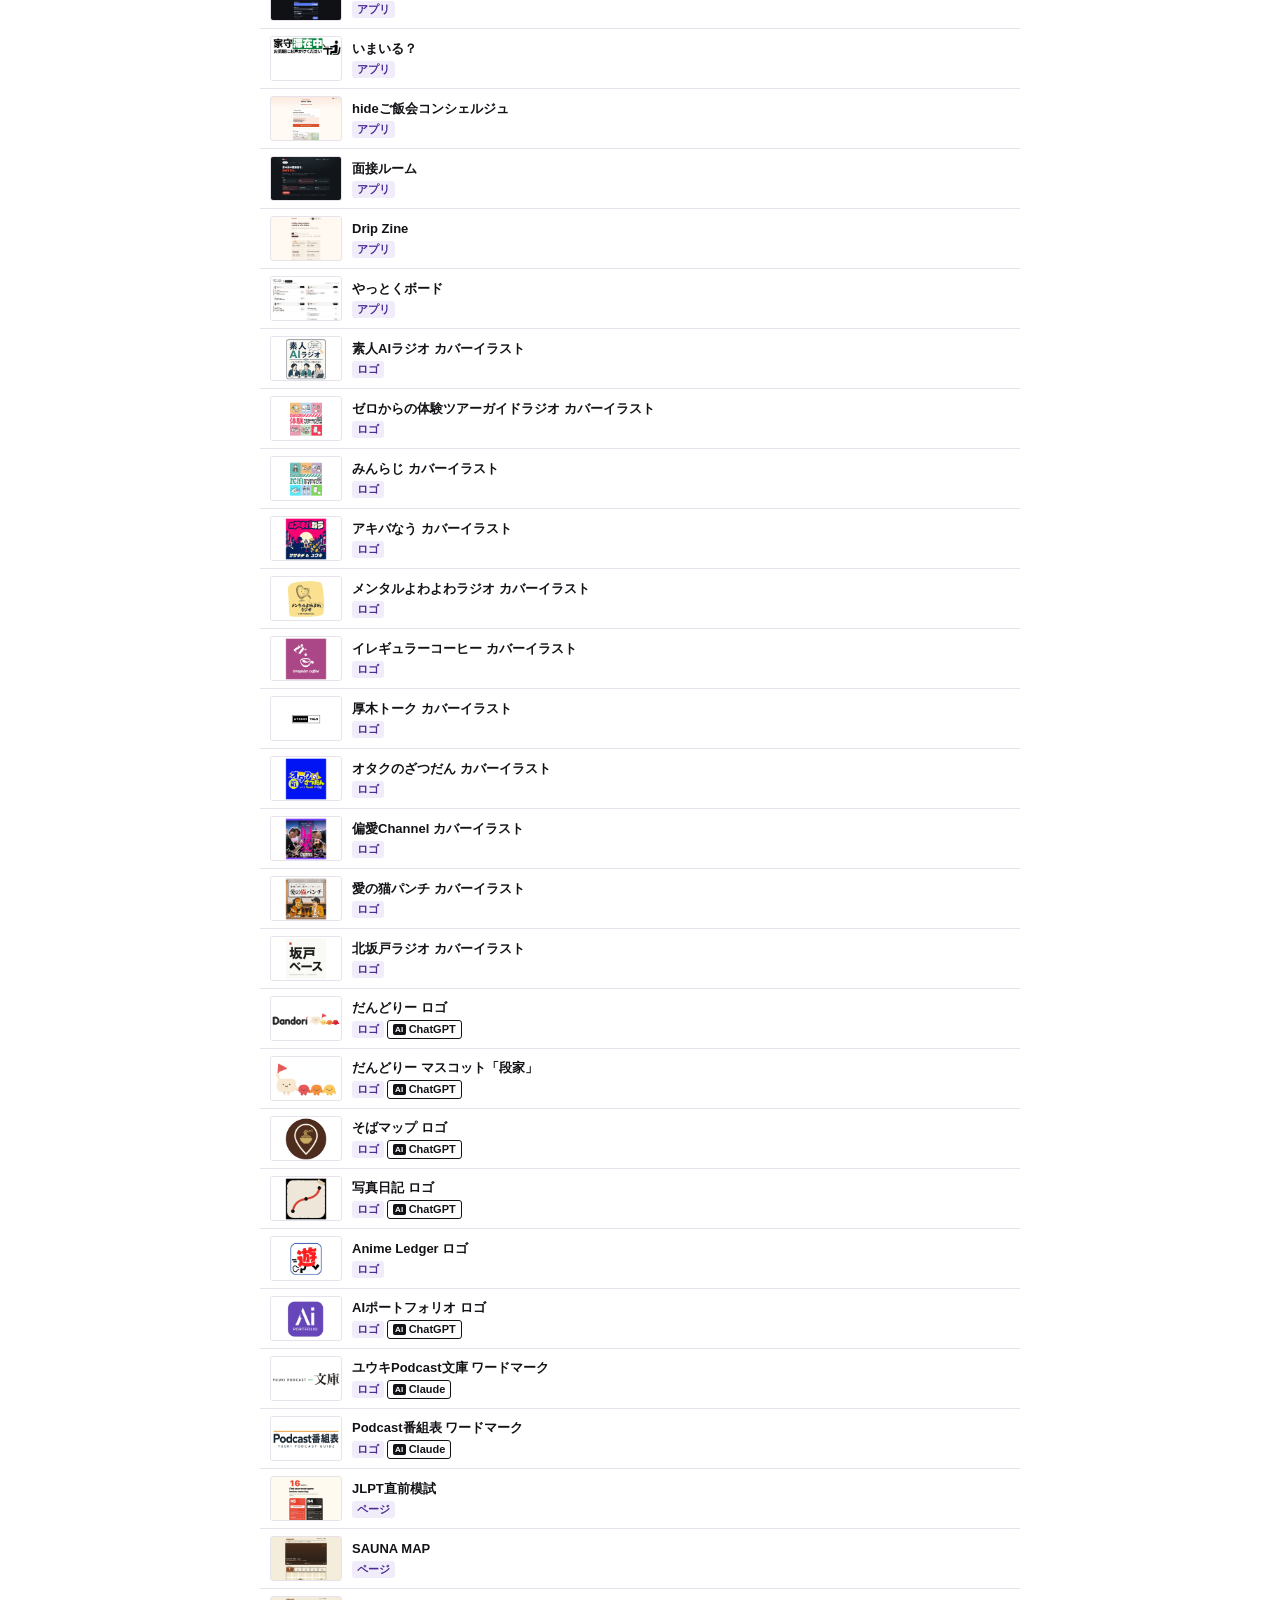
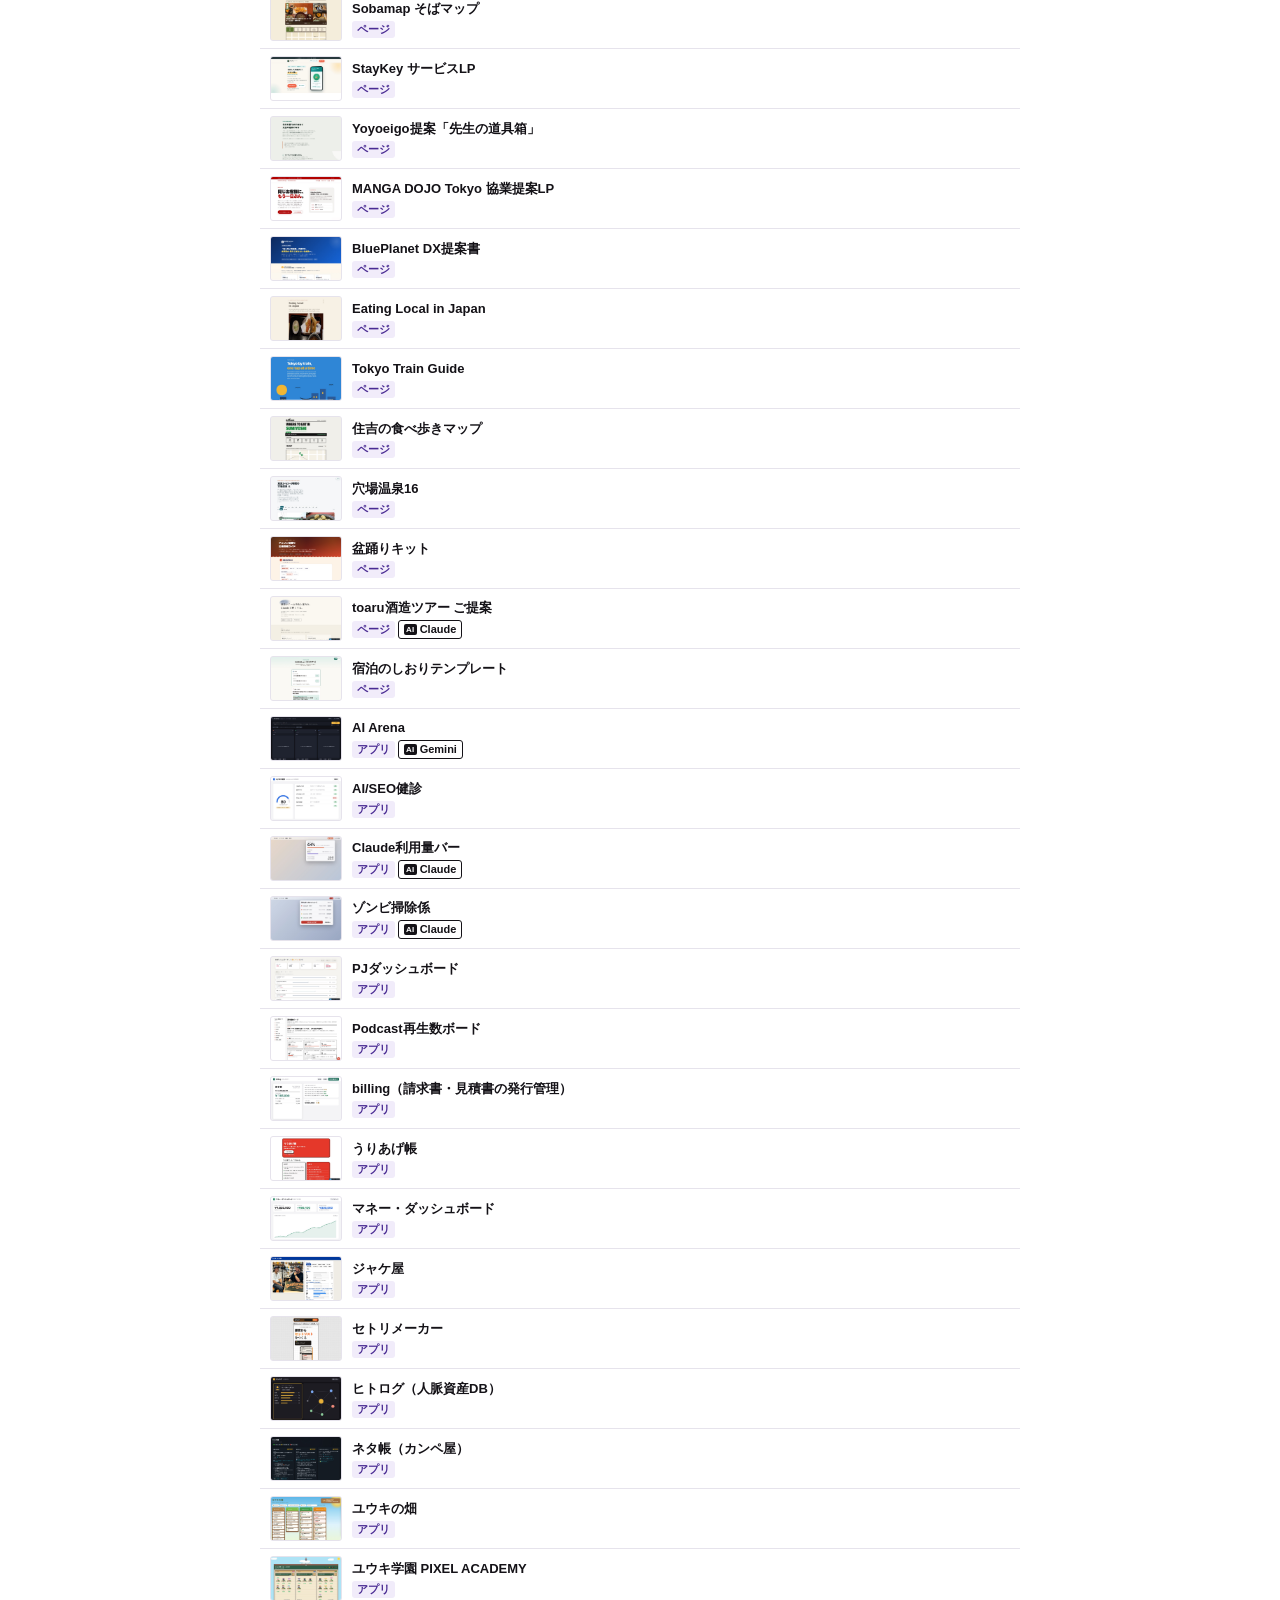
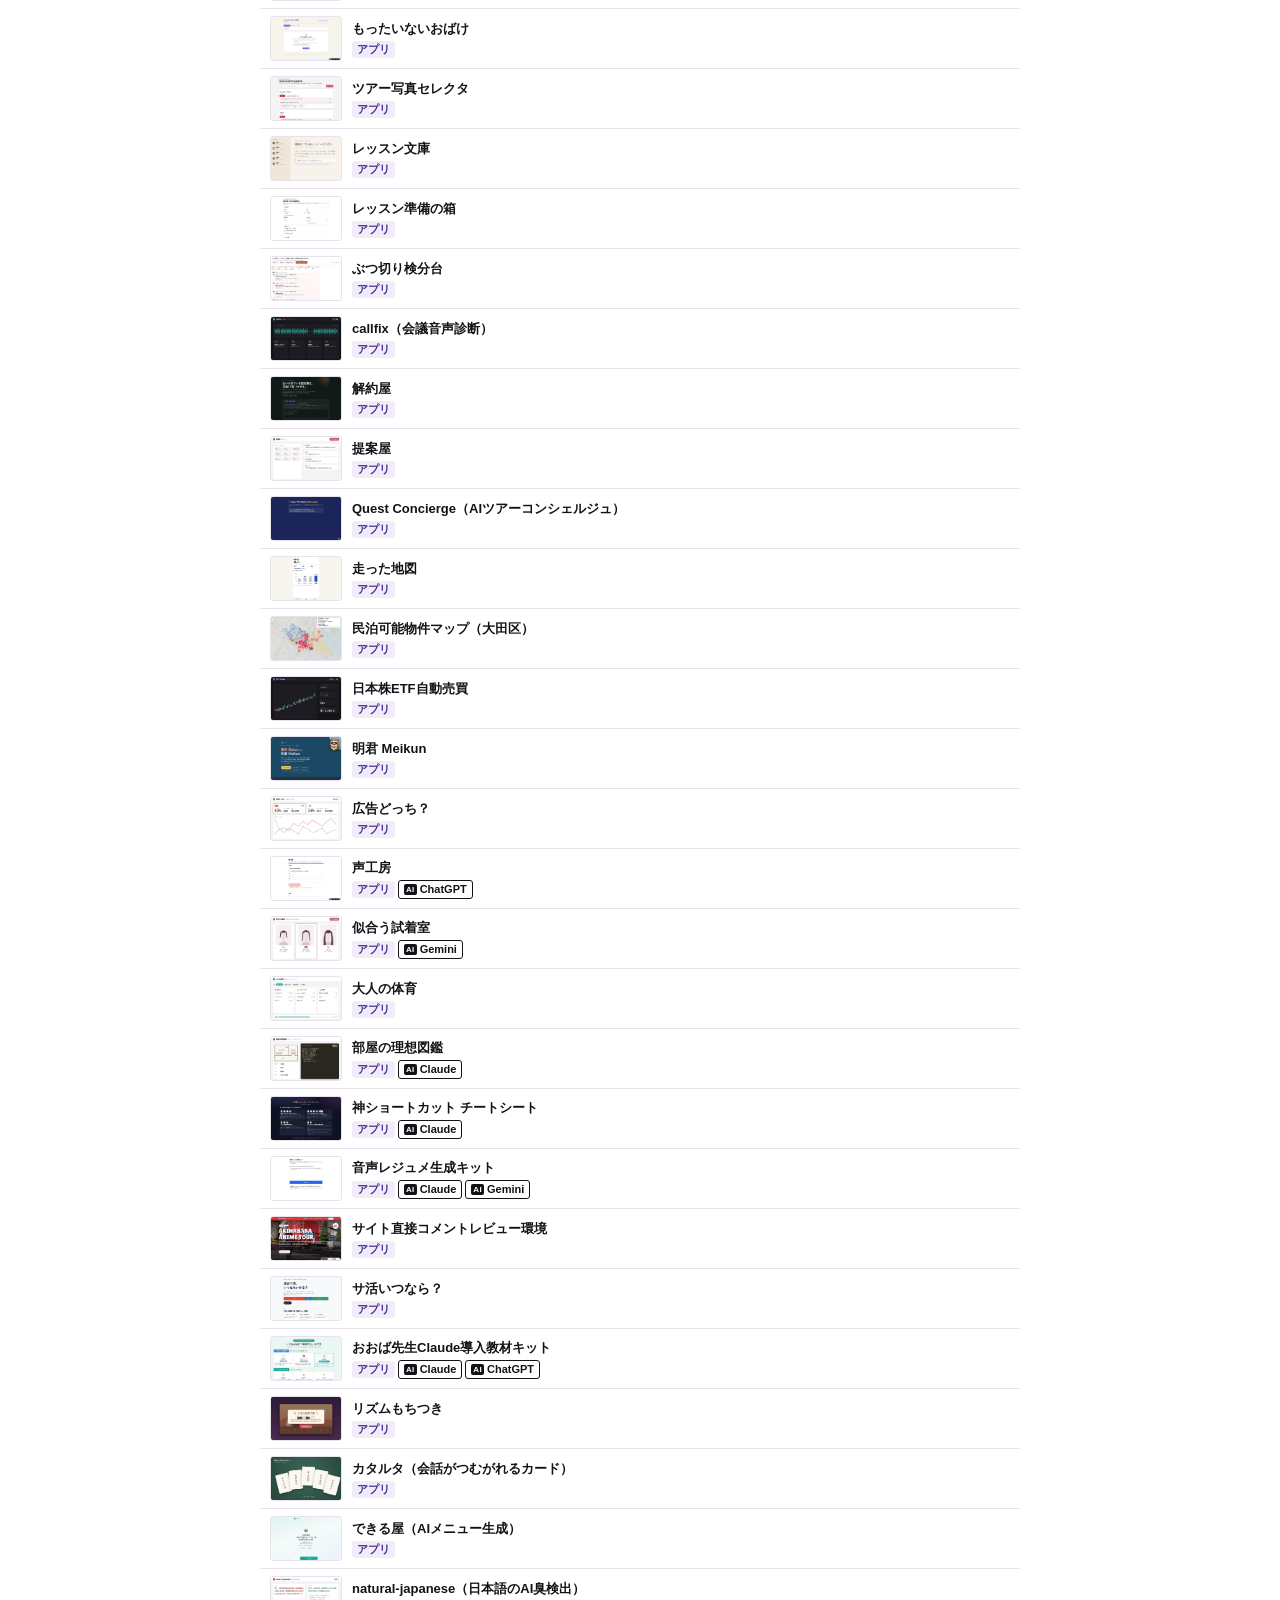
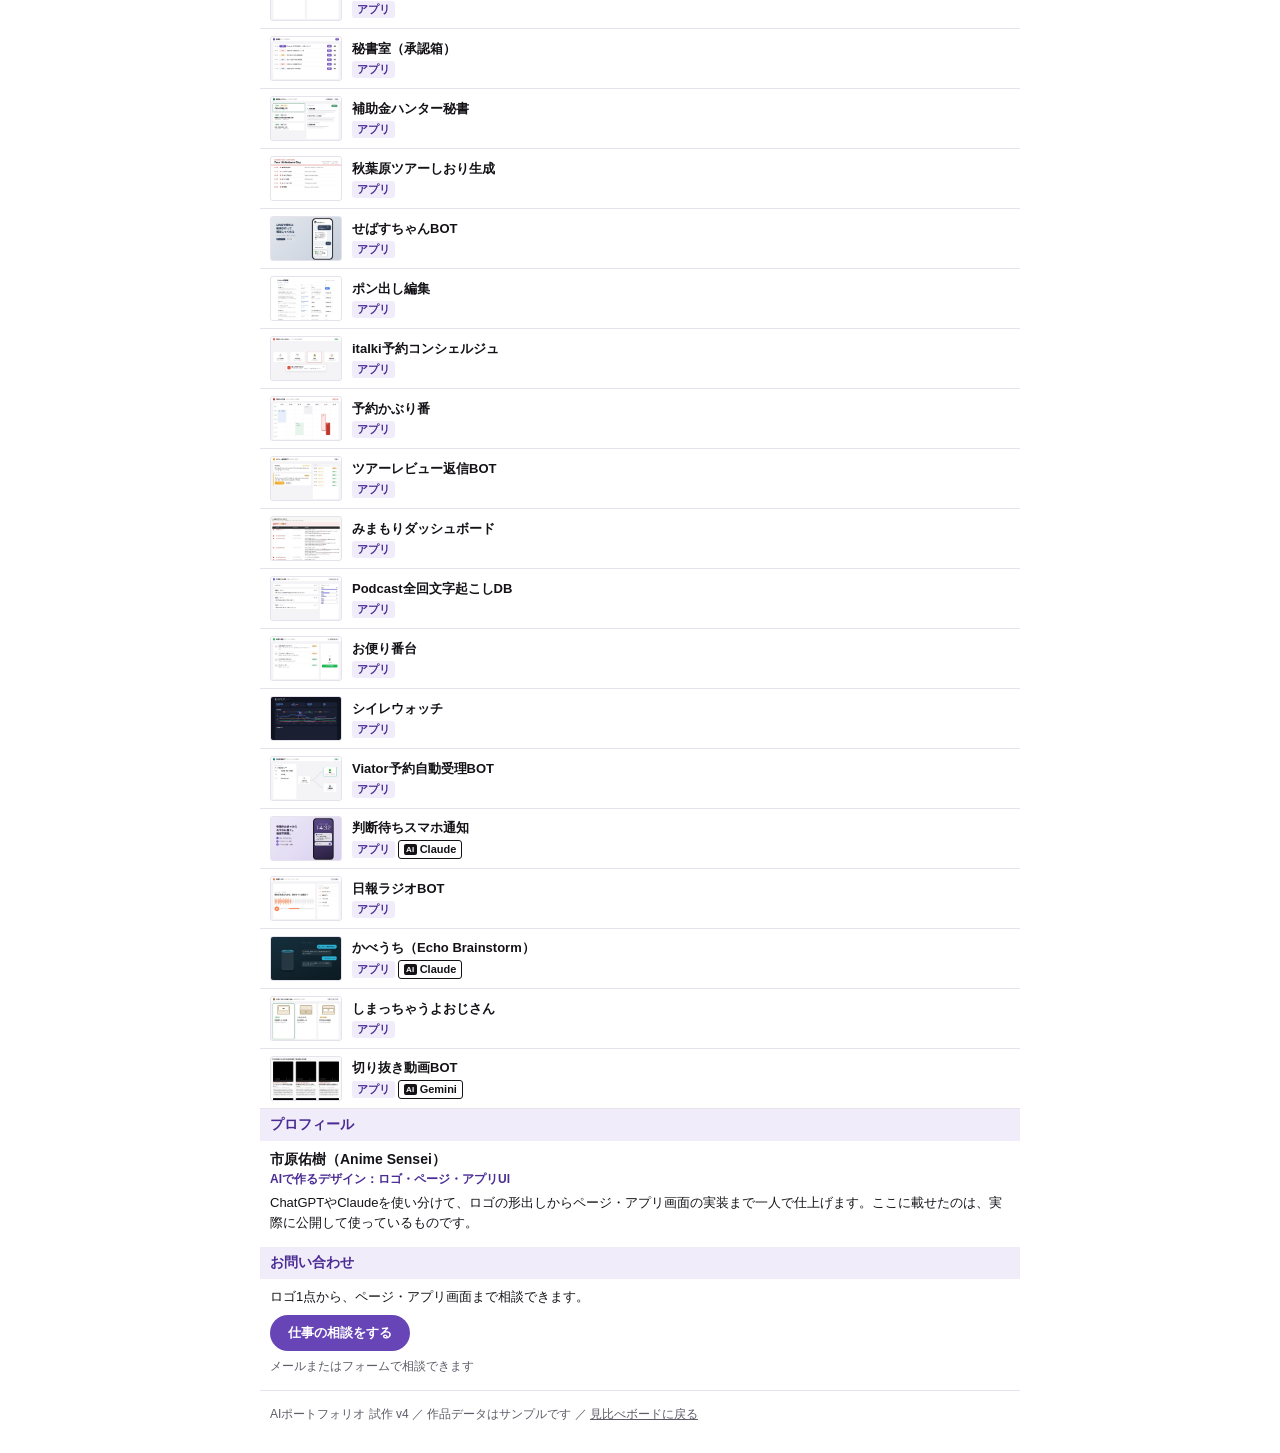
<file: v4.html>
<!doctype html>
<html lang="ja">
<head>
<meta charset="utf-8">
<meta name="viewport" content="width=device-width,initial-scale=1">
<title>AIポートフォリオ v4｜AIで作ったロゴ・ページ・アプリ</title>
<meta name="description" content="AIで設計・書き出ししたロゴ・ページ・アプリUIの実績集（試作v4：先頭の1作品だけ大きく、残りはコンパクトリスト）。">
<meta property="og:type" content="website">
<meta property="og:title" content="AIポートフォリオ v4｜AIで作ったロゴ・ページ・アプリ">
<meta property="og:description" content="ChatGPT・Claudeなどを使い分けて作ったデザイン実績。作品ごとに使用AIを記載。">
<meta property="og:url" content="https://yukitchy.github.io/ai-portfolio/v4.html">
<meta property="og:image" content="https://yukitchy.github.io/ai-portfolio/og.png">
<meta name="twitter:card" content="summary_large_image">
<link rel="icon" href="favicon-ai.png" type="image/png">
<link rel="apple-touch-icon" href="assets/apple-touch-icon-ai.png">
<link rel="stylesheet" href="common.css">
<style>
.card{display:flex;gap:10px;padding:7px 10px;border-bottom:1px solid var(--line);align-items:center}
.card .tl{flex:0 0 72px;width:72px}
.card .th{border-radius:3px;border:1px solid var(--line)}
.card .b{min-width:0;flex:1}
.card .d{display:none}
.card.first{display:block;padding:10px 10px 12px;border-bottom:2px solid var(--vio)}
.card.first .tl{width:100%}
.card.first .th{border-radius:6px}
.card.first .ph span{font-size:22px;white-space:normal}.card.first .ph small{font-size:12px}
.card.first .b{padding-top:8px}
.card.first .t{font-size:16px}
.card.first .t::before{content:"注目";color:#fff;background:var(--vio);font-size:11px;font-weight:700;border-radius:3px;padding:1px 6px;margin-right:6px;vertical-align:2px}
.card.first .d{display:block;font-size:13px;color:var(--ink);white-space:normal}
.card.first .tags{margin-top:5px}
</style>
</head>
<body class="v4">
<div class="wrap">
<header><a class="hd" href="./v4.html"><img src="assets/icon.png" alt="" width="32" height="32"><span class="site">AIポートフォリオ</span></a><button type="button" class="cta" aria-haspopup="dialog">仕事の相談</button></header>
<p class="proto"><span class="note">試作版：作品データはサンプルです</span></p>
<section class="works"><h2>作品<small><span id="count">–</span>件</small></h2><div class="filters"><div class="row" id="catRow" aria-label="種類で絞り込む"></div></div><ul class="list" id="list"></ul>
<p id="empty">この種類の作品はまだありません。</p></section>
<section id="profile" class="prof"><h2>プロフィール</h2><p class="pn" id="pName"></p><p class="pr" id="pRole"></p><p class="pb" id="pBio"></p></section>
<section id="contact" class="ct"><h2>お問い合わせ</h2><p class="cl">ロゴ1点から、ページ・アプリ画面まで相談できます。</p><button type="button" class="btn" id="pContact" aria-haspopup="dialog">仕事の相談をする</button><p class="cn" id="pNote"></p></section>
<footer>AIポートフォリオ 試作 v4 ／ 作品データはサンプルです ／ <a href="board.html">見比べボードに戻る</a></footer>
</div>
<script>window.T={card:(it,i)=>`<li class="card${i===0?" first":""}"><span class="tl">${thumb(it)}</span><div class="b">${link(it,esc(it.title),"t")}<p class="d">${esc(it.desc)}</p>${tags(it)}</div></li>`};</script>
<script src="app.js"></script>
</body>
</html>
</file>
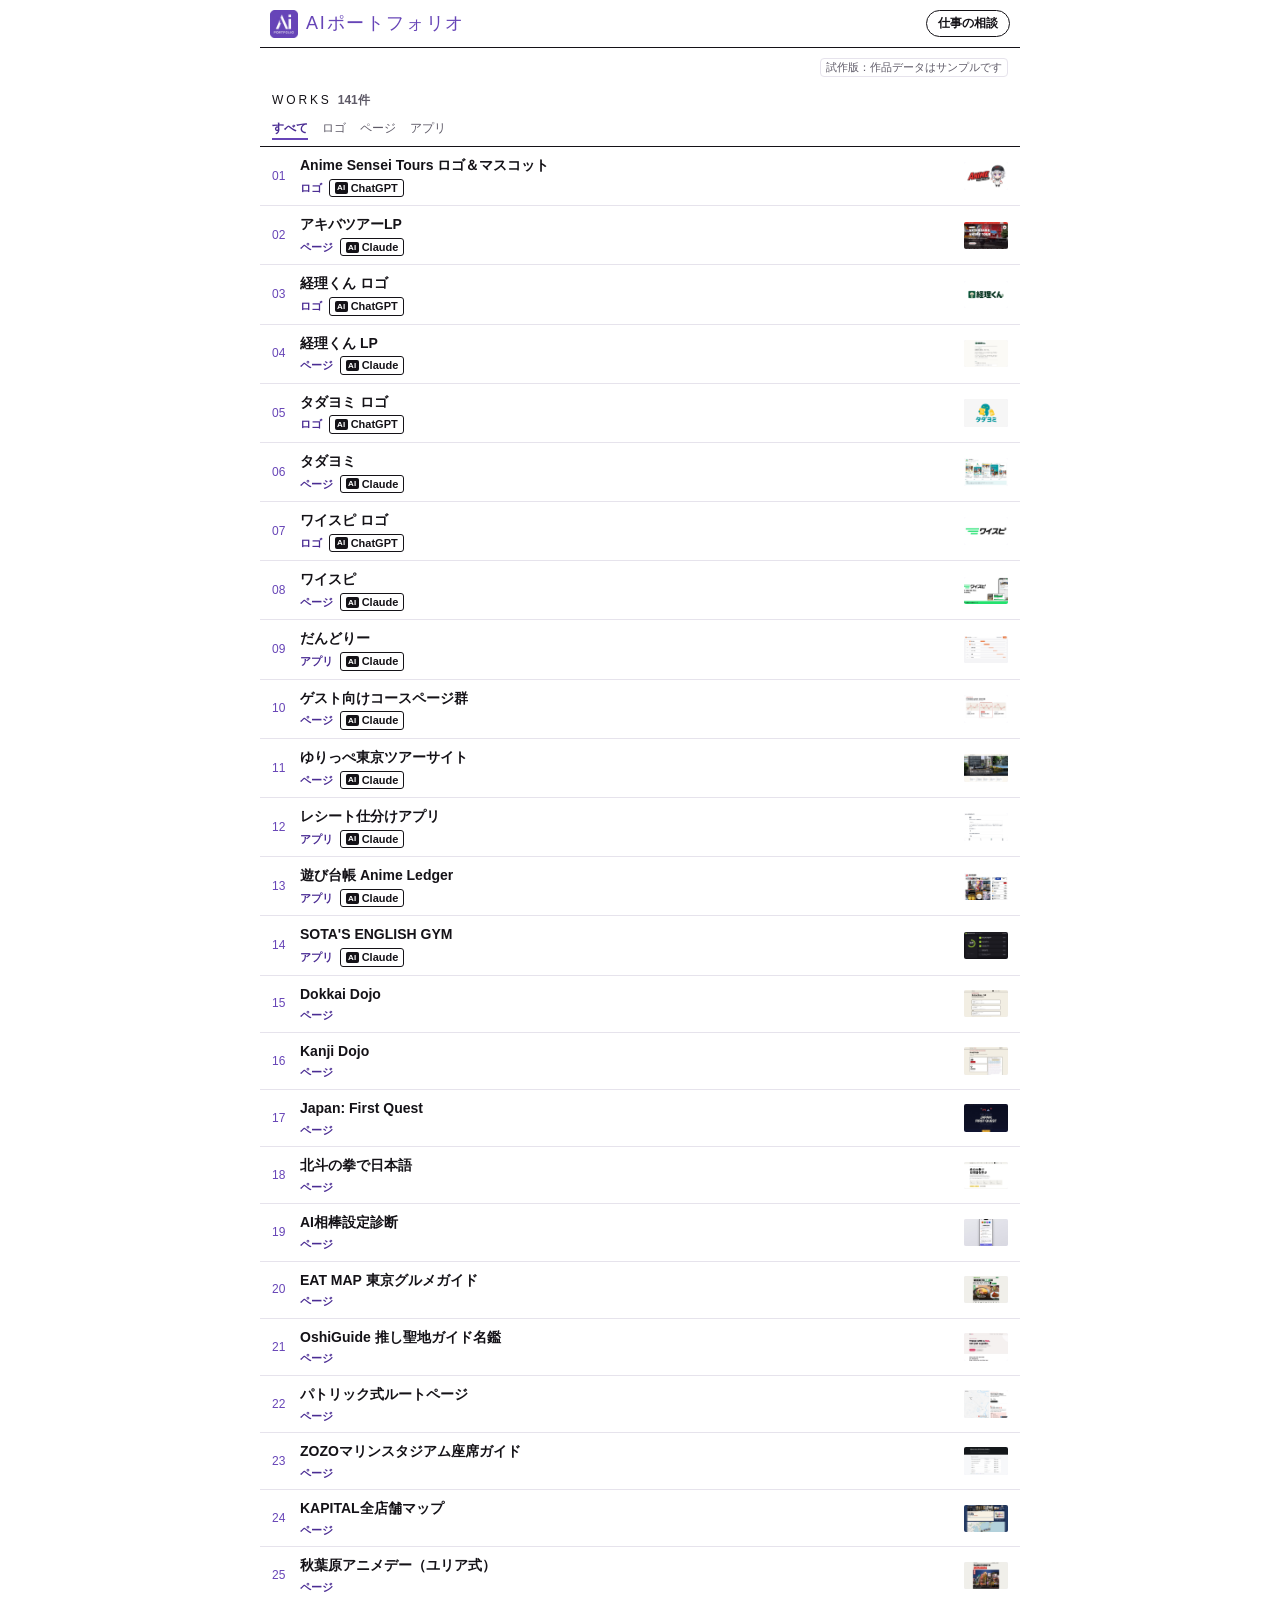
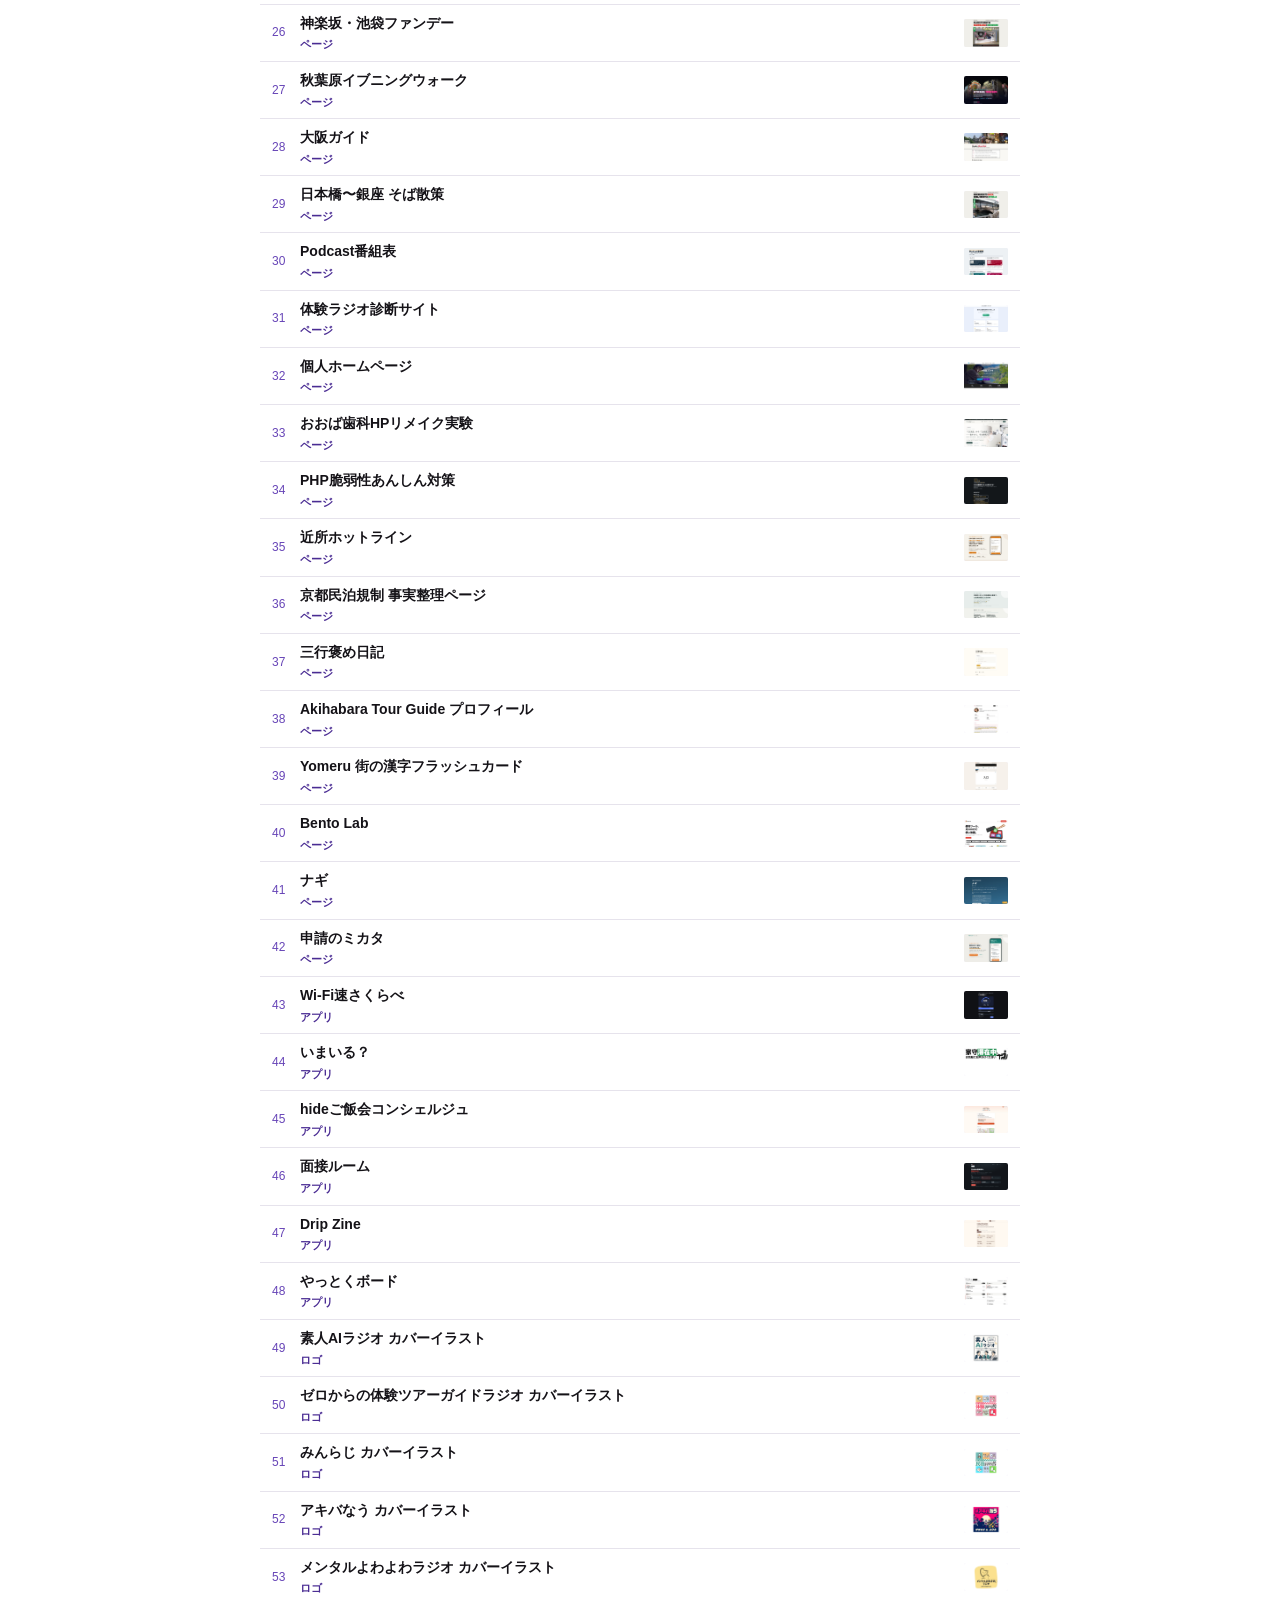
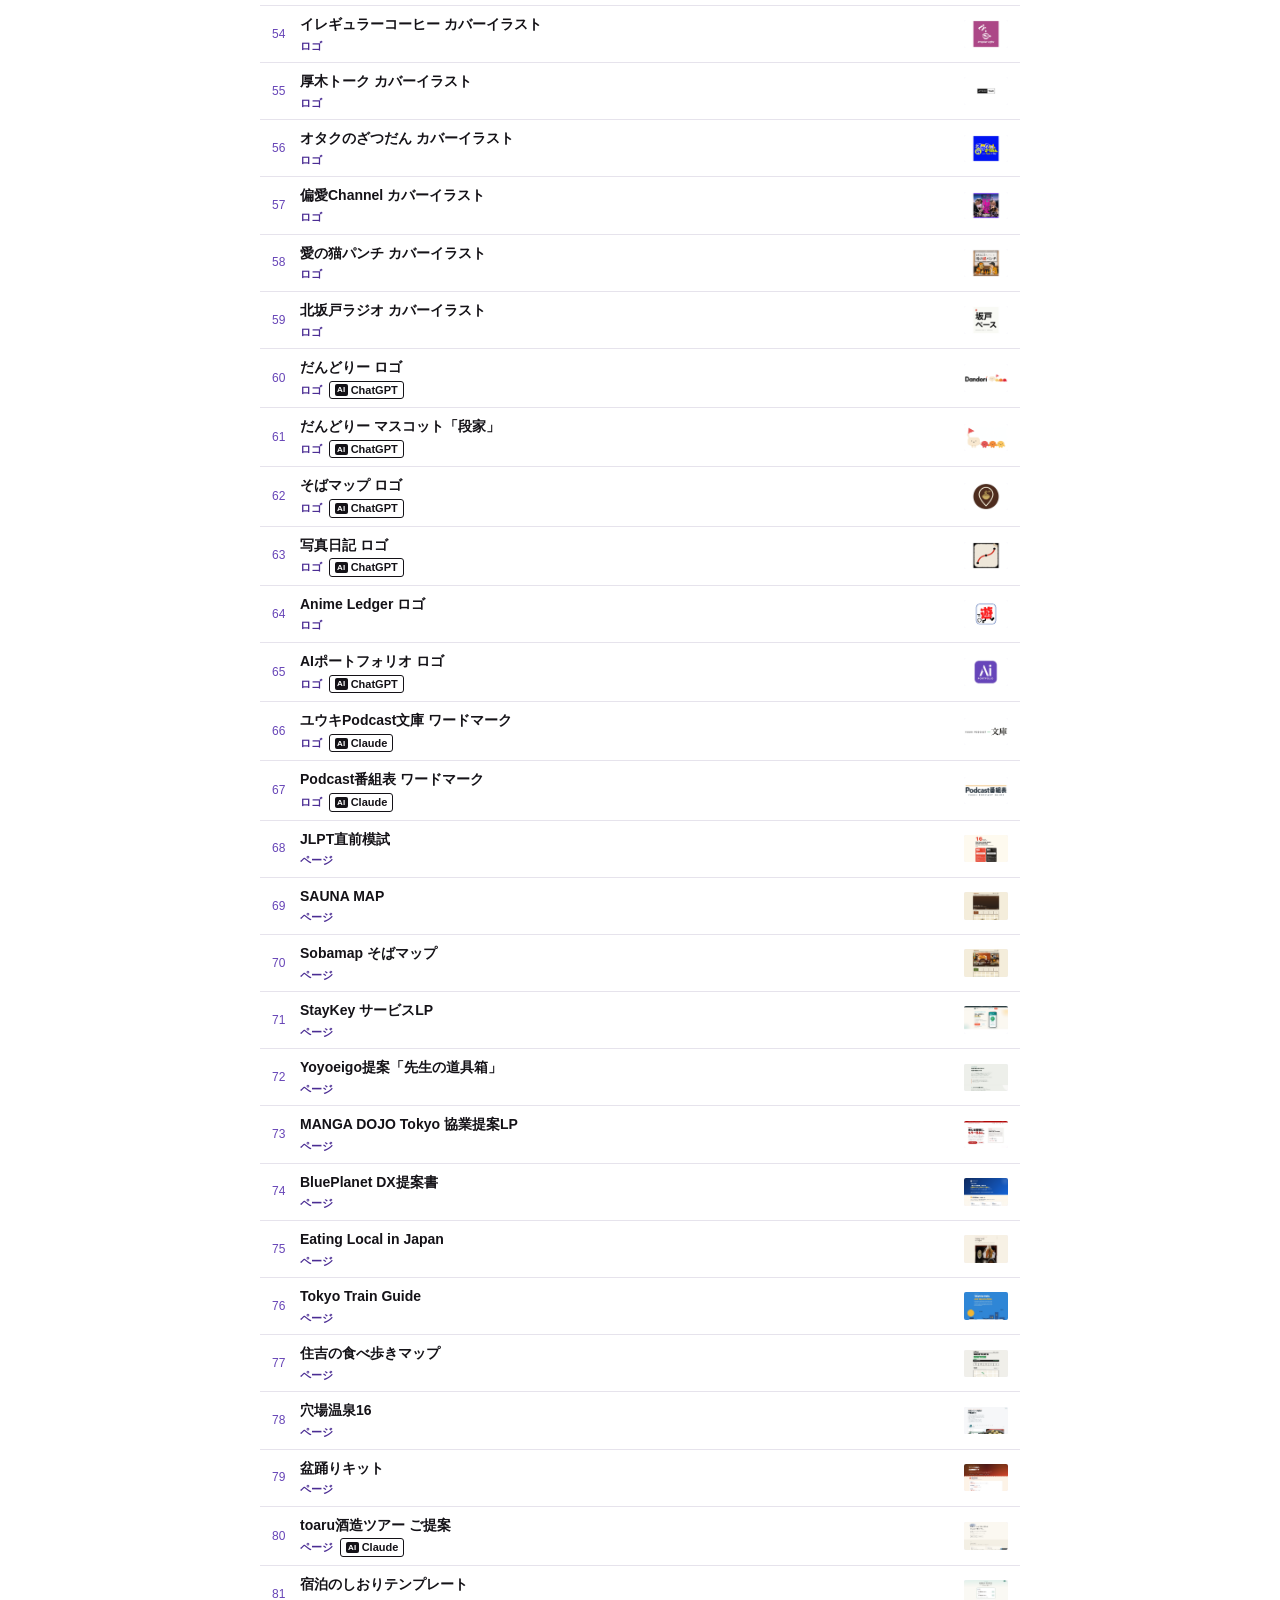
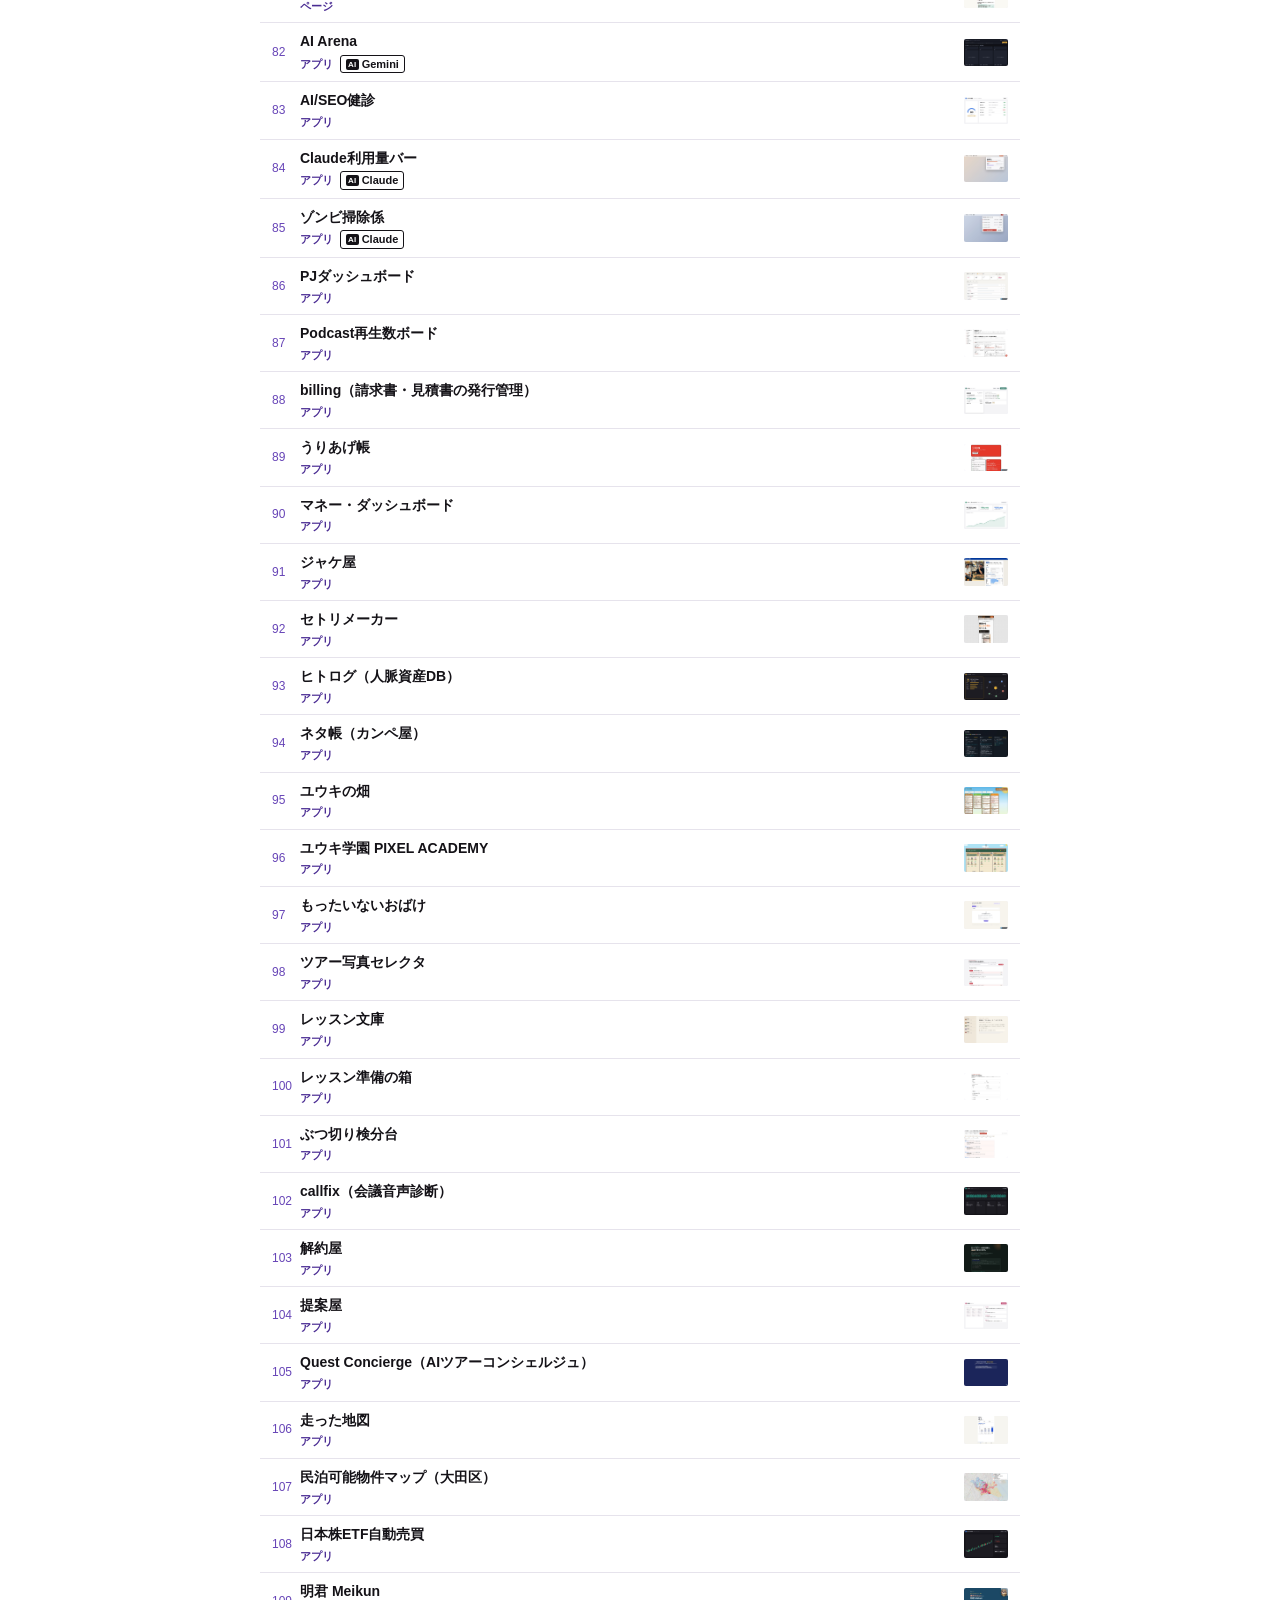
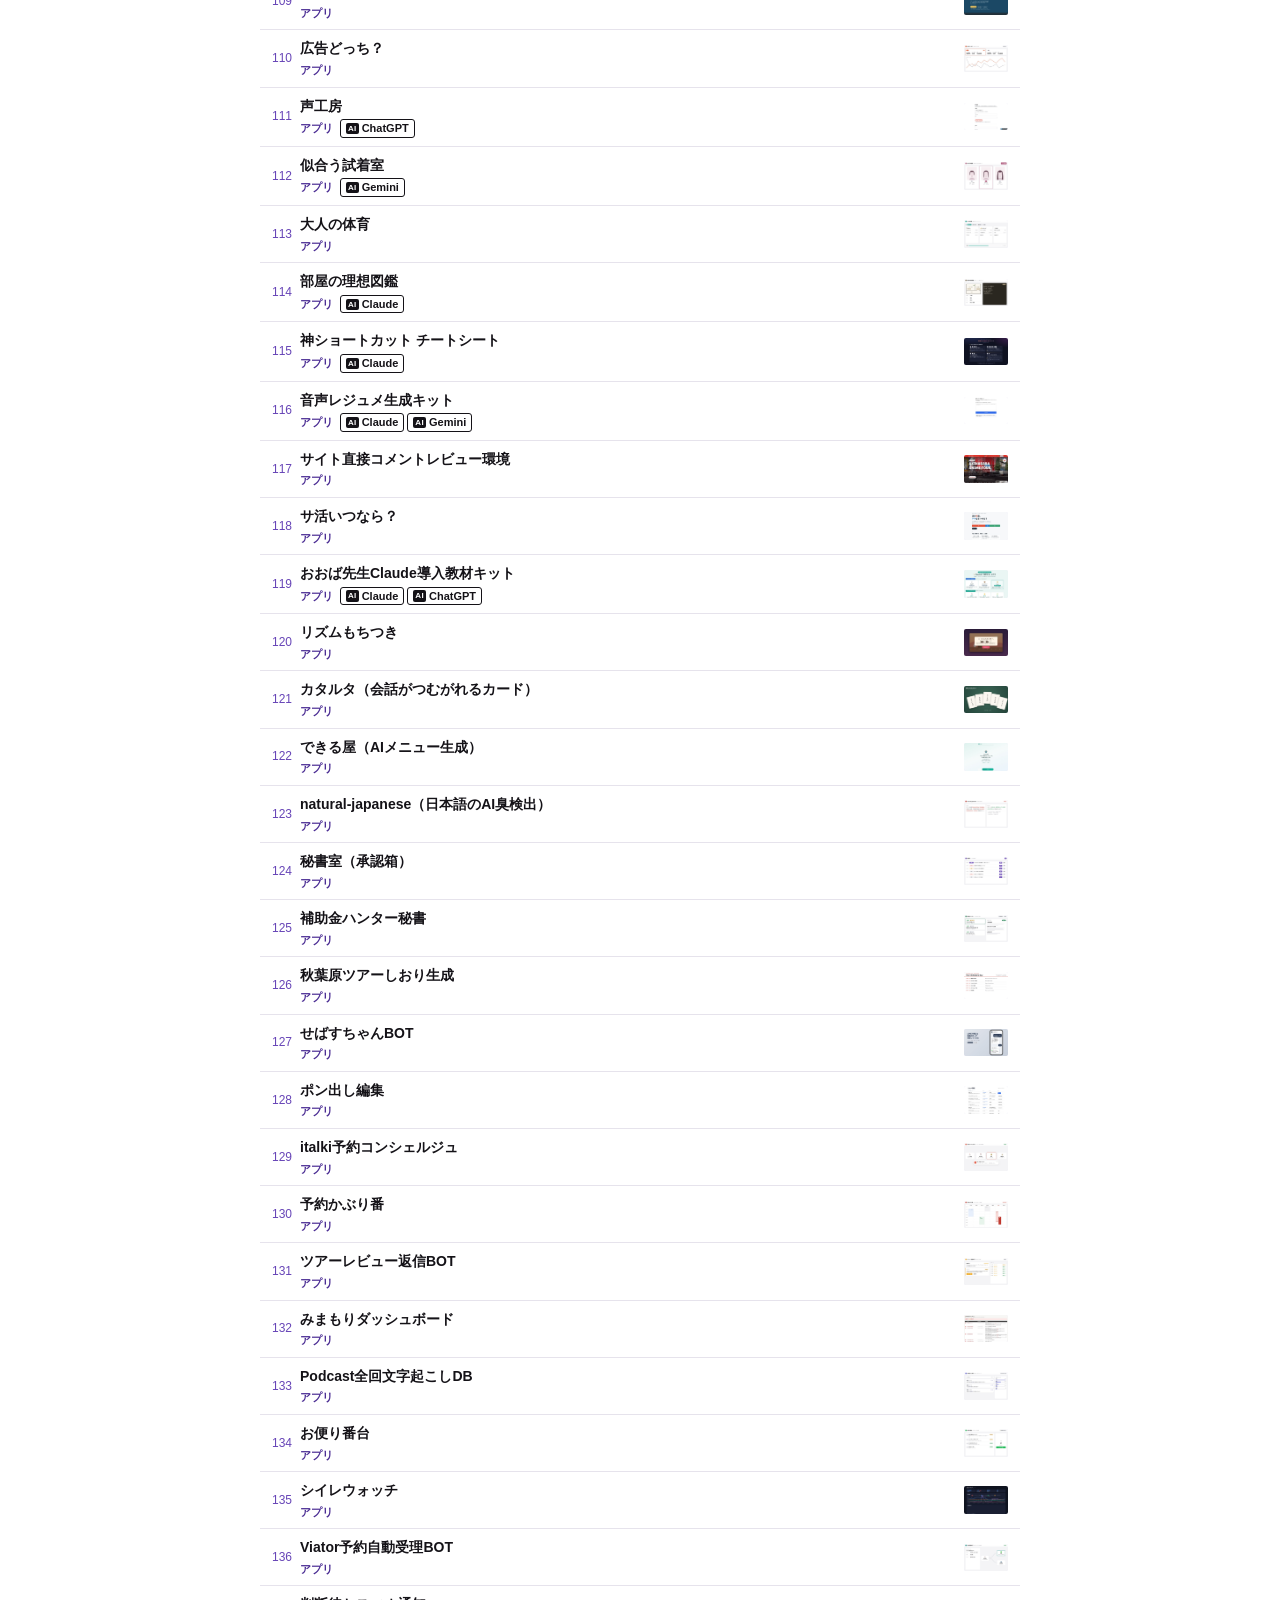
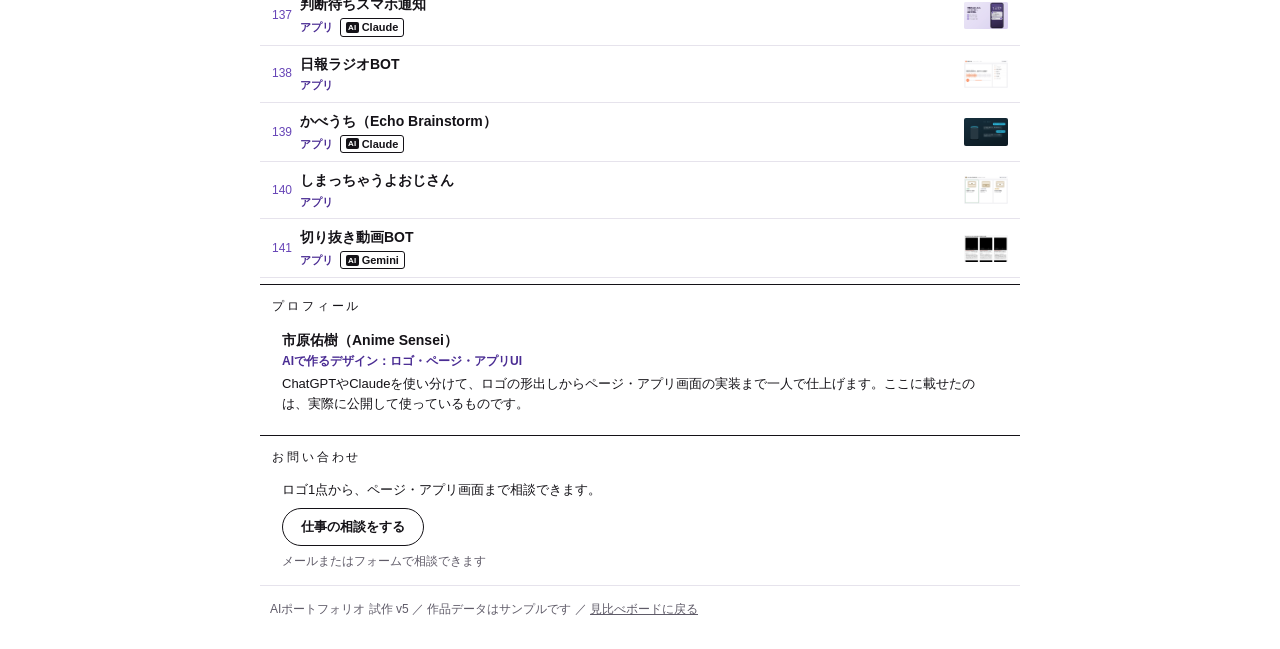
<file: v5.html>
<!doctype html>
<html lang="ja">
<head>
<meta charset="utf-8">
<meta name="viewport" content="width=device-width,initial-scale=1">
<title>AIポートフォリオ v5｜AIで作ったロゴ・ページ・アプリ</title>
<meta name="description" content="AIで設計・書き出ししたロゴ・ページ・アプリUIの実績集（試作v5：罫線と文字で見せる。番号＋作品名の行、サムネは右端に小さく）。">
<meta property="og:type" content="website">
<meta property="og:title" content="AIポートフォリオ v5｜AIで作ったロゴ・ページ・アプリ">
<meta property="og:description" content="ChatGPT・Claudeなどを使い分けて作ったデザイン実績。作品ごとに使用AIを記載。">
<meta property="og:url" content="https://yukitchy.github.io/ai-portfolio/v5.html">
<meta property="og:image" content="https://yukitchy.github.io/ai-portfolio/og.png">
<meta name="twitter:card" content="summary_large_image">
<link rel="icon" href="favicon-ai.png" type="image/png">
<link rel="apple-touch-icon" href="assets/apple-touch-icon-ai.png">
<link rel="stylesheet" href="common.css">
<style>
header{border-bottom:1px solid var(--ink)}
.cta{background:none;color:var(--ink);border:1px solid var(--ink)}
h2{background:none;color:var(--ink);font-weight:300;letter-spacing:.24em;font-size:12px;padding:12px 12px 2px}
h2 small{letter-spacing:0}
.proto{padding:6px 12px 0}
.filters{padding:6px 12px;border-bottom:1px solid var(--ink)}
.row{gap:14px}
.chip{border:0;border-radius:0;background:none;color:var(--sub);padding:2px 0;font-weight:400}
.chip[aria-pressed=true]{background:none;color:var(--vio-d);font-weight:700;box-shadow:inset 0 -2px var(--vio)}
.list{counter-reset:n}
.card{display:flex;gap:10px;padding:8px 12px;border-bottom:1px solid var(--line);align-items:center;counter-increment:n}
.card::before{content:counter(n,decimal-leading-zero);font-size:12px;font-weight:300;color:var(--vio);flex:none;width:18px;font-variant-numeric:tabular-nums}
.card .b{min-width:0;flex:1}
.card .t{font-weight:600;font-size:14px}
.card .d{display:none}
.card .tl{flex:0 0 44px;width:44px;order:2}
.card .th{border-radius:2px}
.scope{background:none;padding:0 4px 0 0;color:var(--vio-d);font-weight:600}
.prof,.ct{padding:0 12px 14px}
.prof h2,.ct h2{border-top:1px solid var(--ink);margin:6px -12px 0;padding:12px 12px 6px}
.ct .btn{background:none;color:var(--ink);border:1px solid var(--ink)}
.card .ph{padding:2px}.card .ph span{display:none}.card .ph small{font-size:0;right:2px;bottom:2px;padding:0 3px}.card .ph small::after{content:"仮";font-size:10px}</style>
</head>
<body class="v5">
<div class="wrap">
<header><a class="hd" href="./v5.html"><img src="assets/icon.png" alt="" width="28" height="28"><span class="site">AIポートフォリオ</span></a><button type="button" class="cta" aria-haspopup="dialog">仕事の相談</button></header>
<p class="proto"><span class="note">試作版：作品データはサンプルです</span></p>
<section class="works"><h2>WORKS<small><span id="count">–</span>件</small></h2><div class="filters"><div class="row" id="catRow" aria-label="種類で絞り込む"></div></div><ul class="list" id="list"></ul>
<p id="empty">この種類の作品はまだありません。</p></section>
<section id="profile" class="prof"><h2>プロフィール</h2><p class="pn" id="pName"></p><p class="pr" id="pRole"></p><p class="pb" id="pBio"></p></section>
<section id="contact" class="ct"><h2>お問い合わせ</h2><p class="cl">ロゴ1点から、ページ・アプリ画面まで相談できます。</p><button type="button" class="btn" id="pContact" aria-haspopup="dialog">仕事の相談をする</button><p class="cn" id="pNote"></p></section>
<footer>AIポートフォリオ 試作 v5 ／ 作品データはサンプルです ／ <a href="board.html">見比べボードに戻る</a></footer>
</div>
<script>window.T={card:(it,i)=>`<li class="card${i===0?" first":""}"><span class="tl">${thumb(it)}</span><div class="b">${link(it,esc(it.title),"t")}<p class="d">${esc(it.desc)}</p>${tags(it)}</div></li>`};</script>
<script src="app.js"></script>
</body>
</html>
</file>
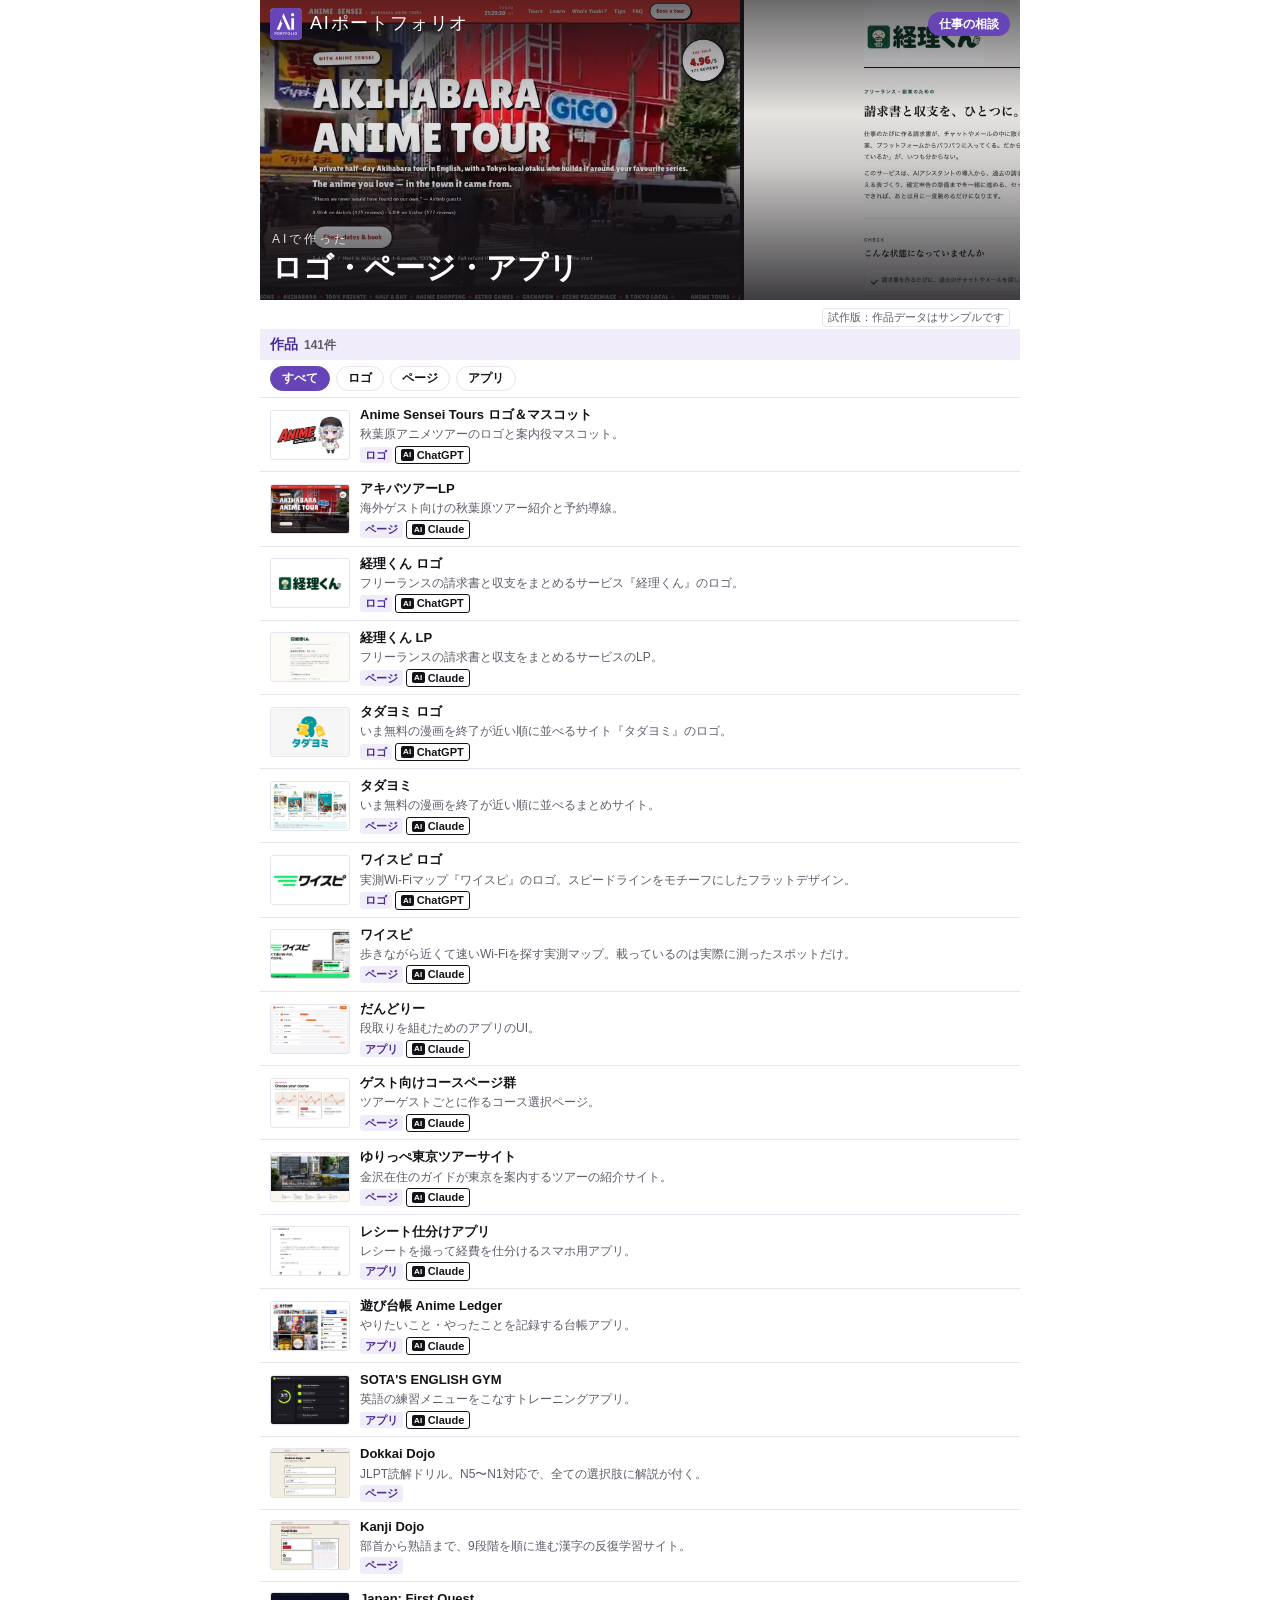
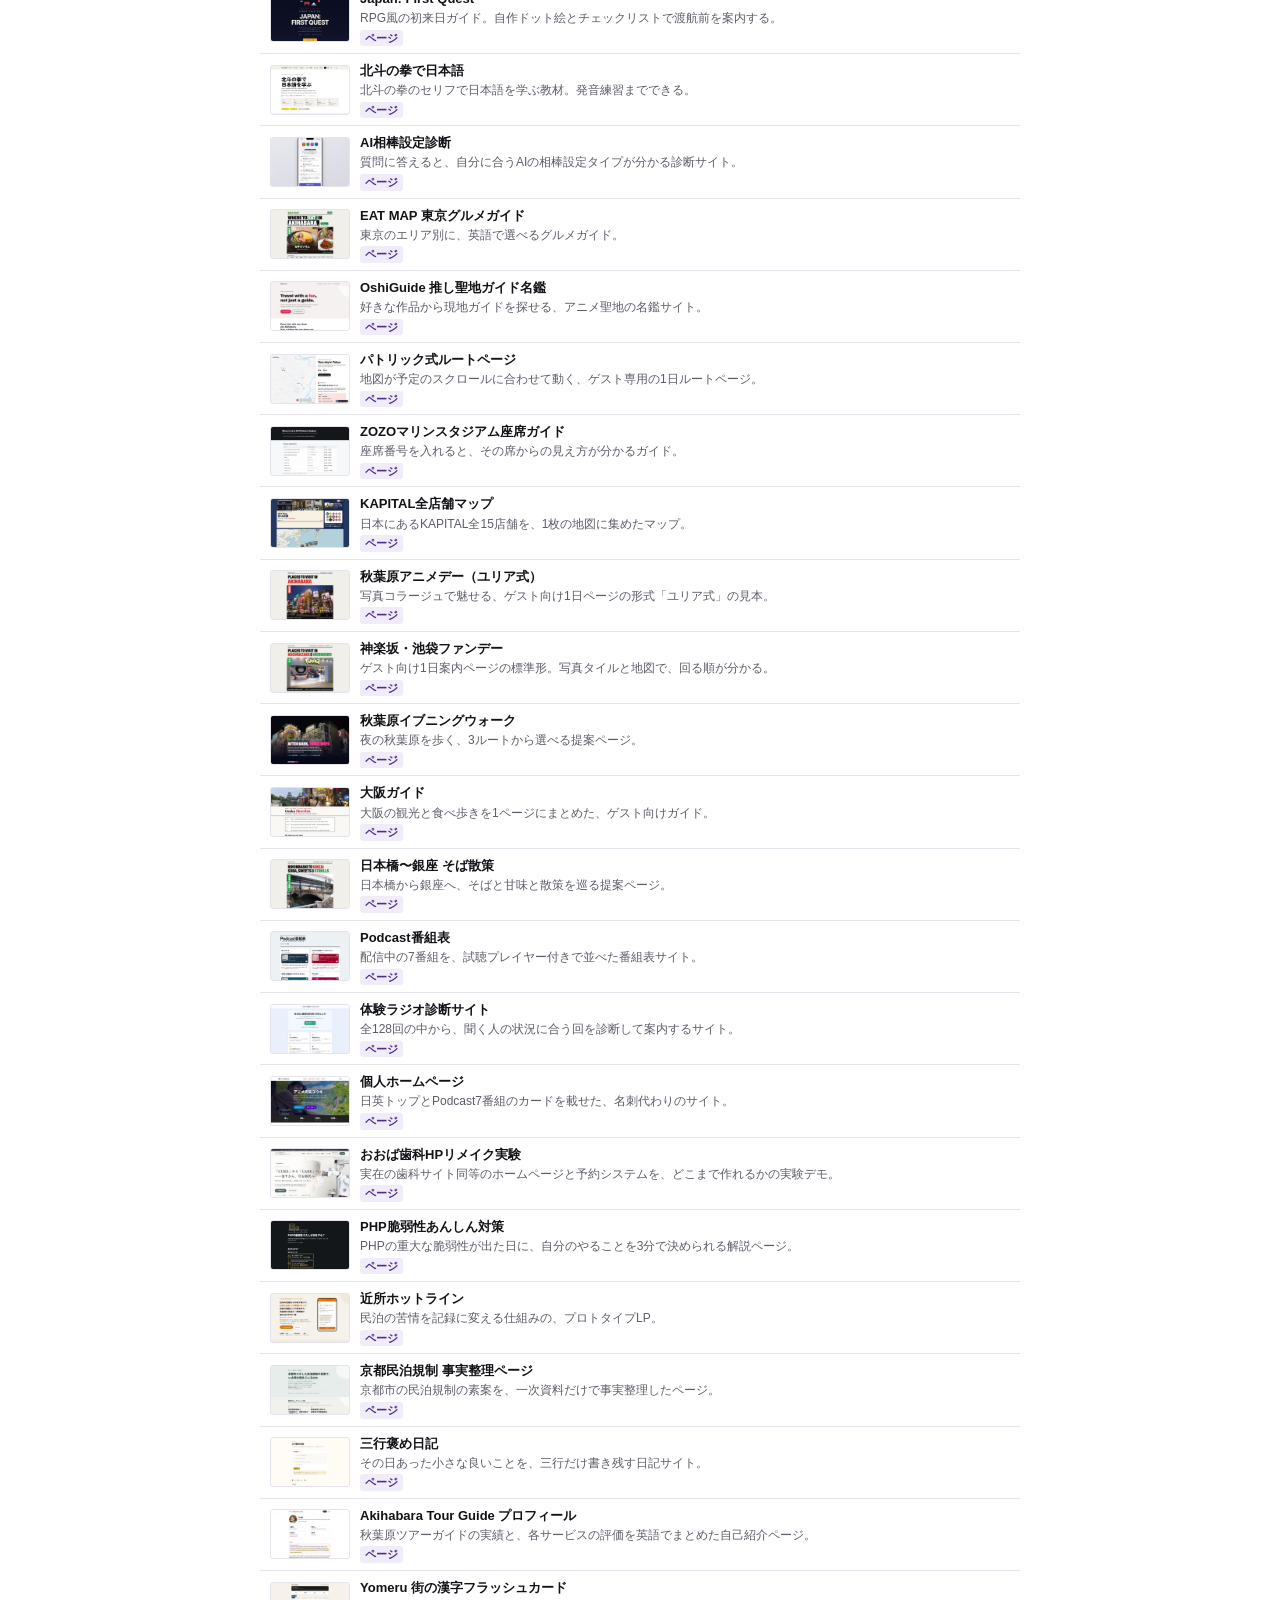
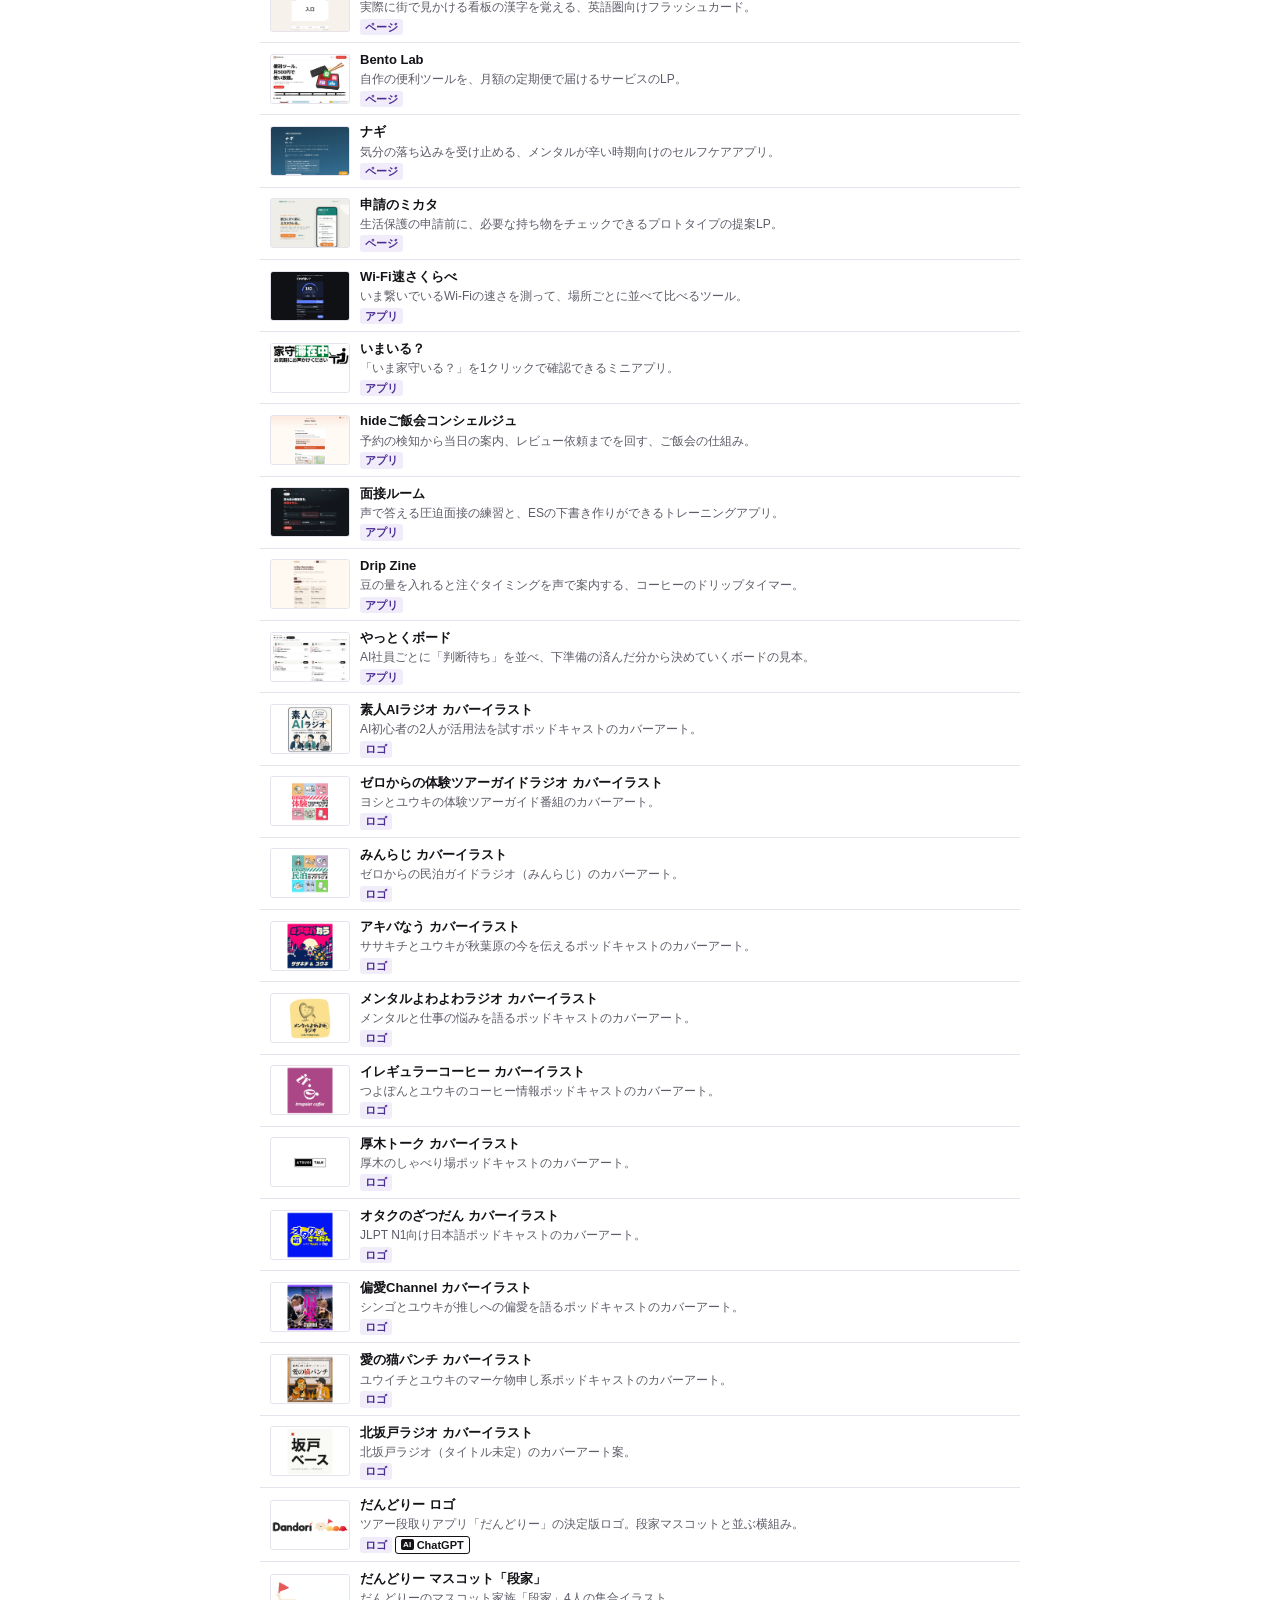
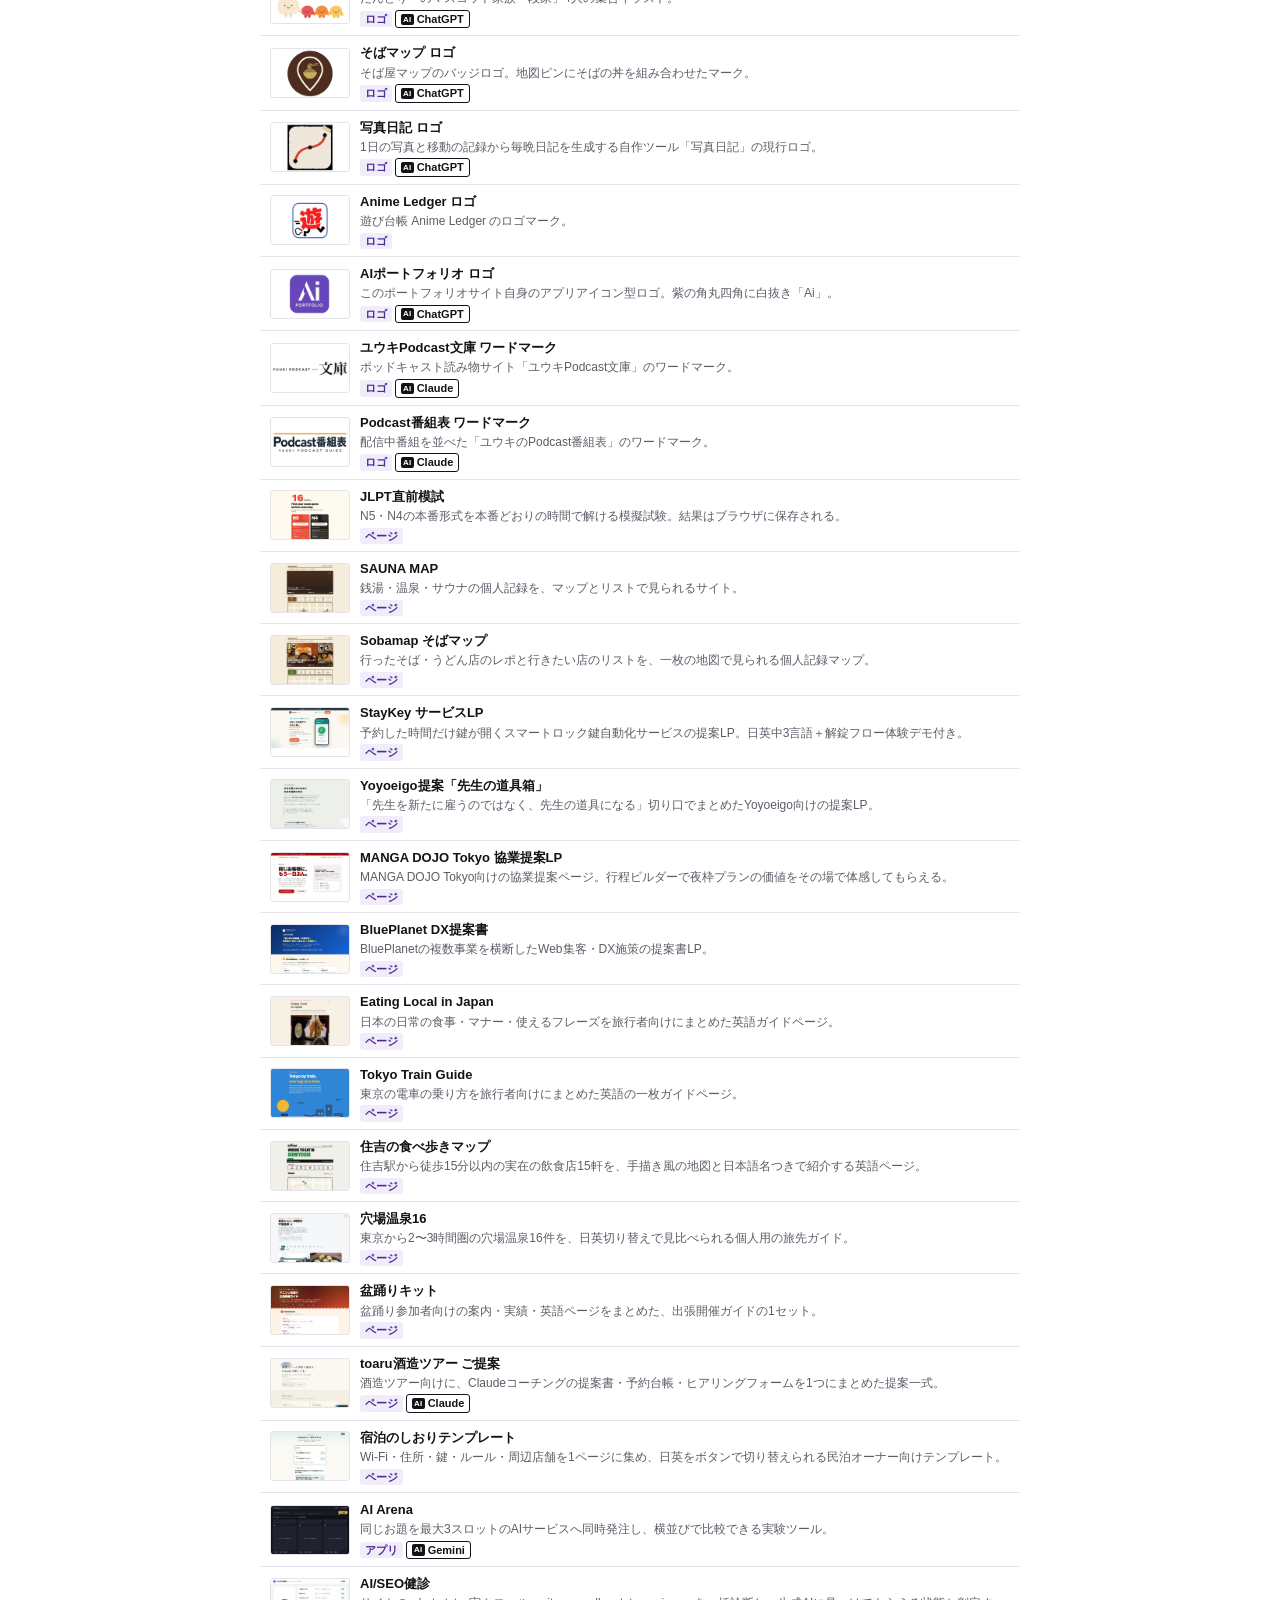
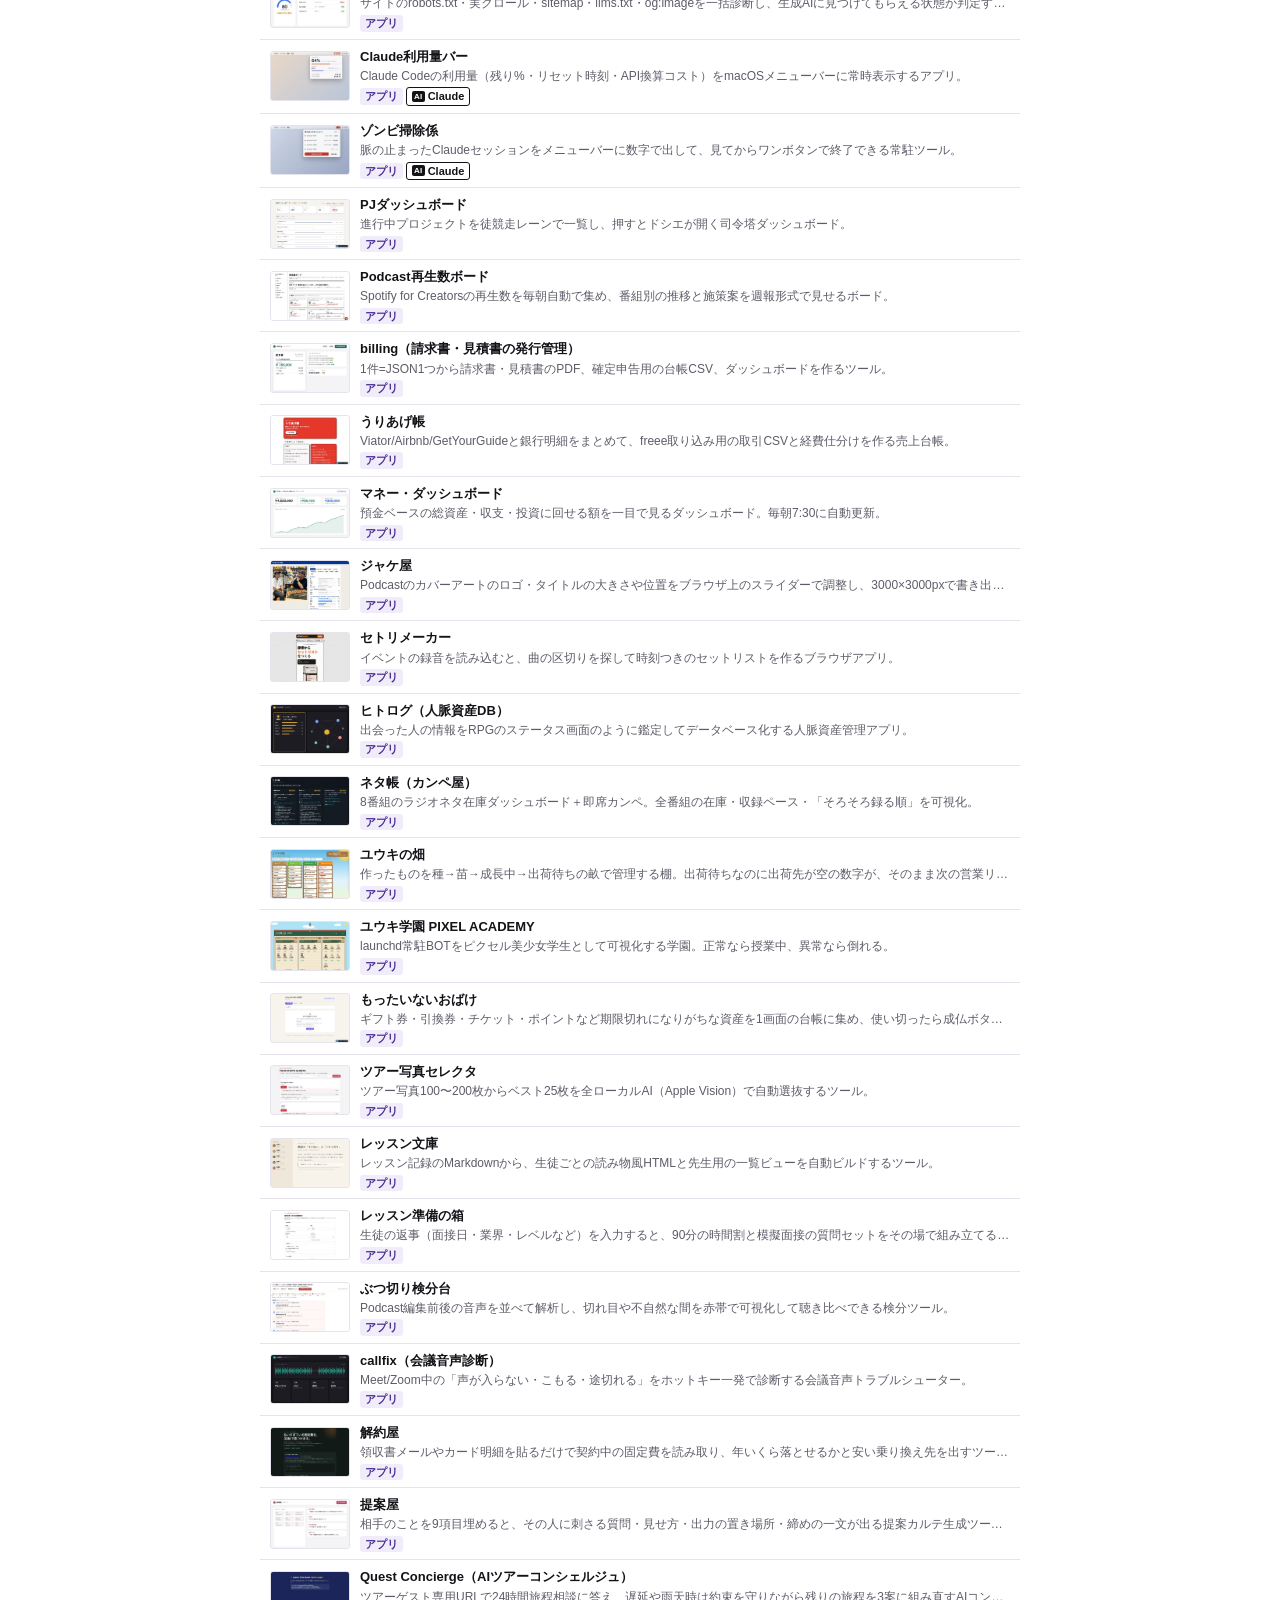
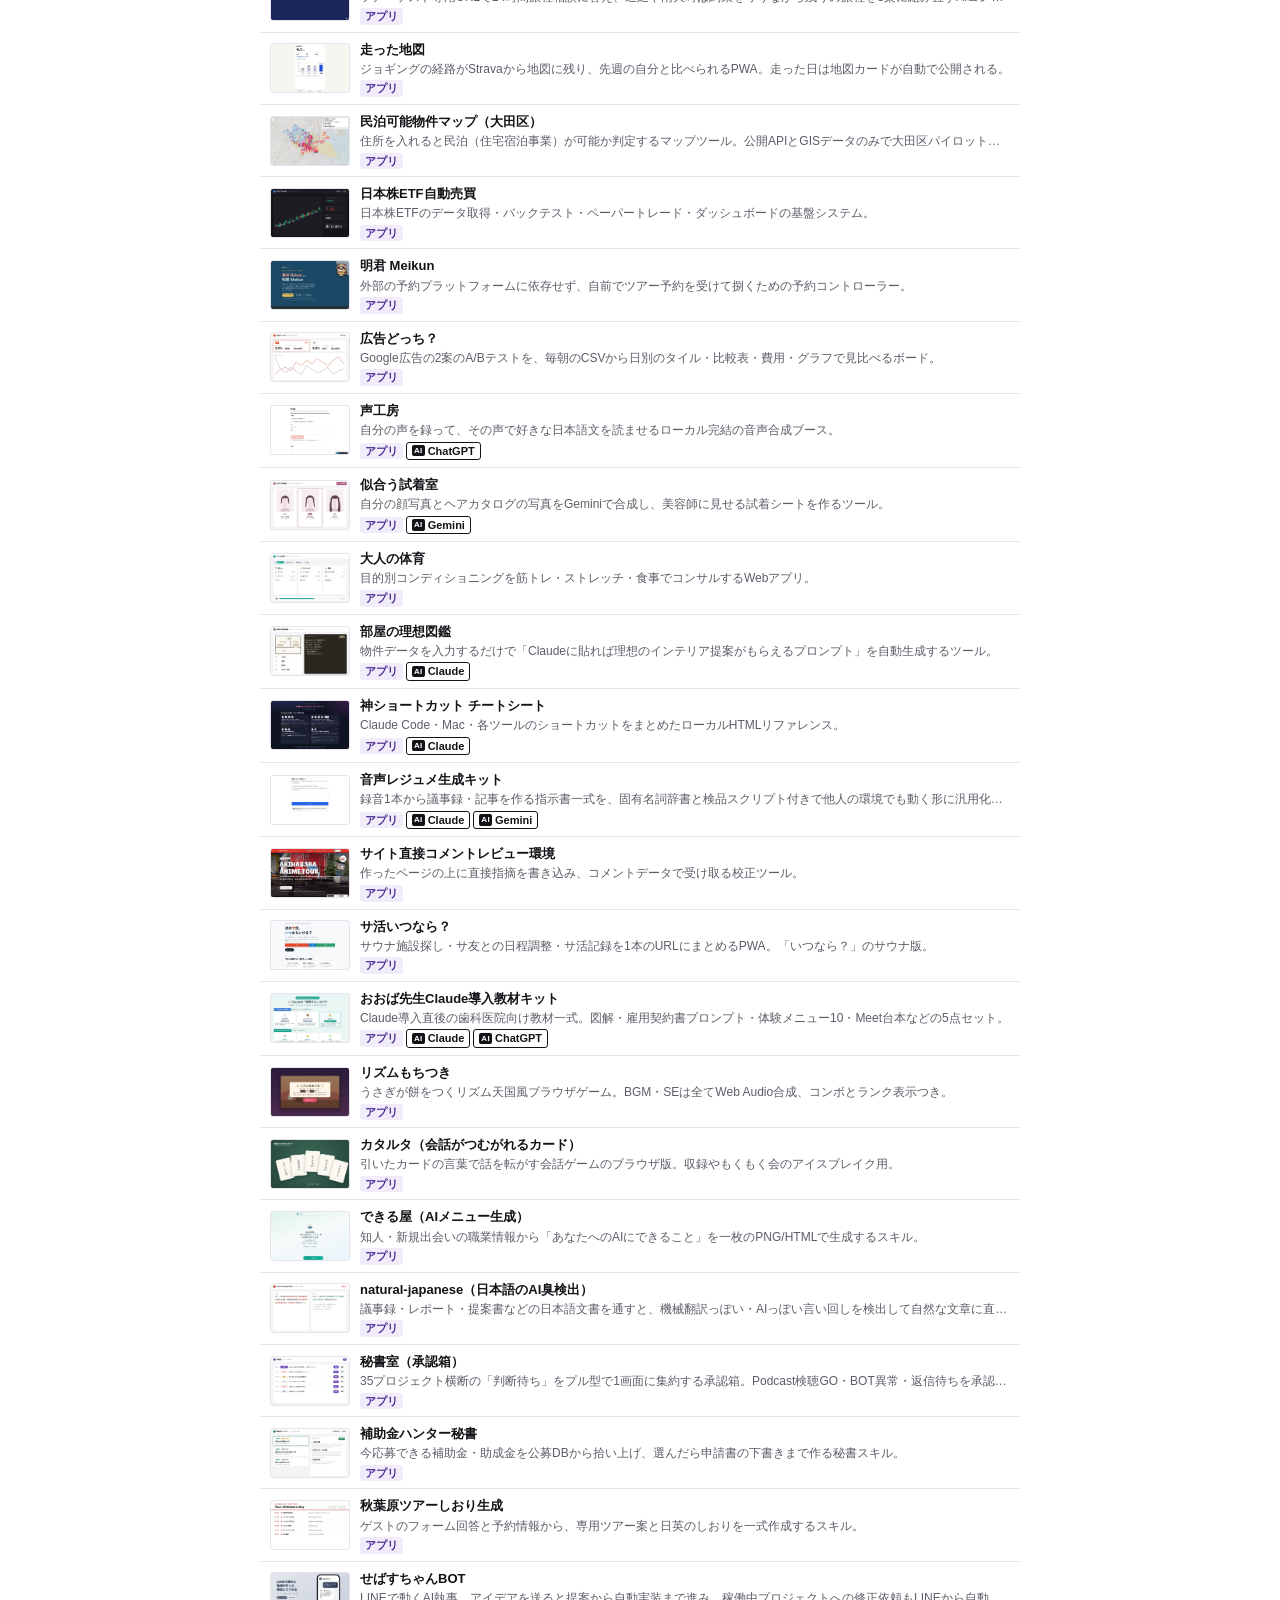
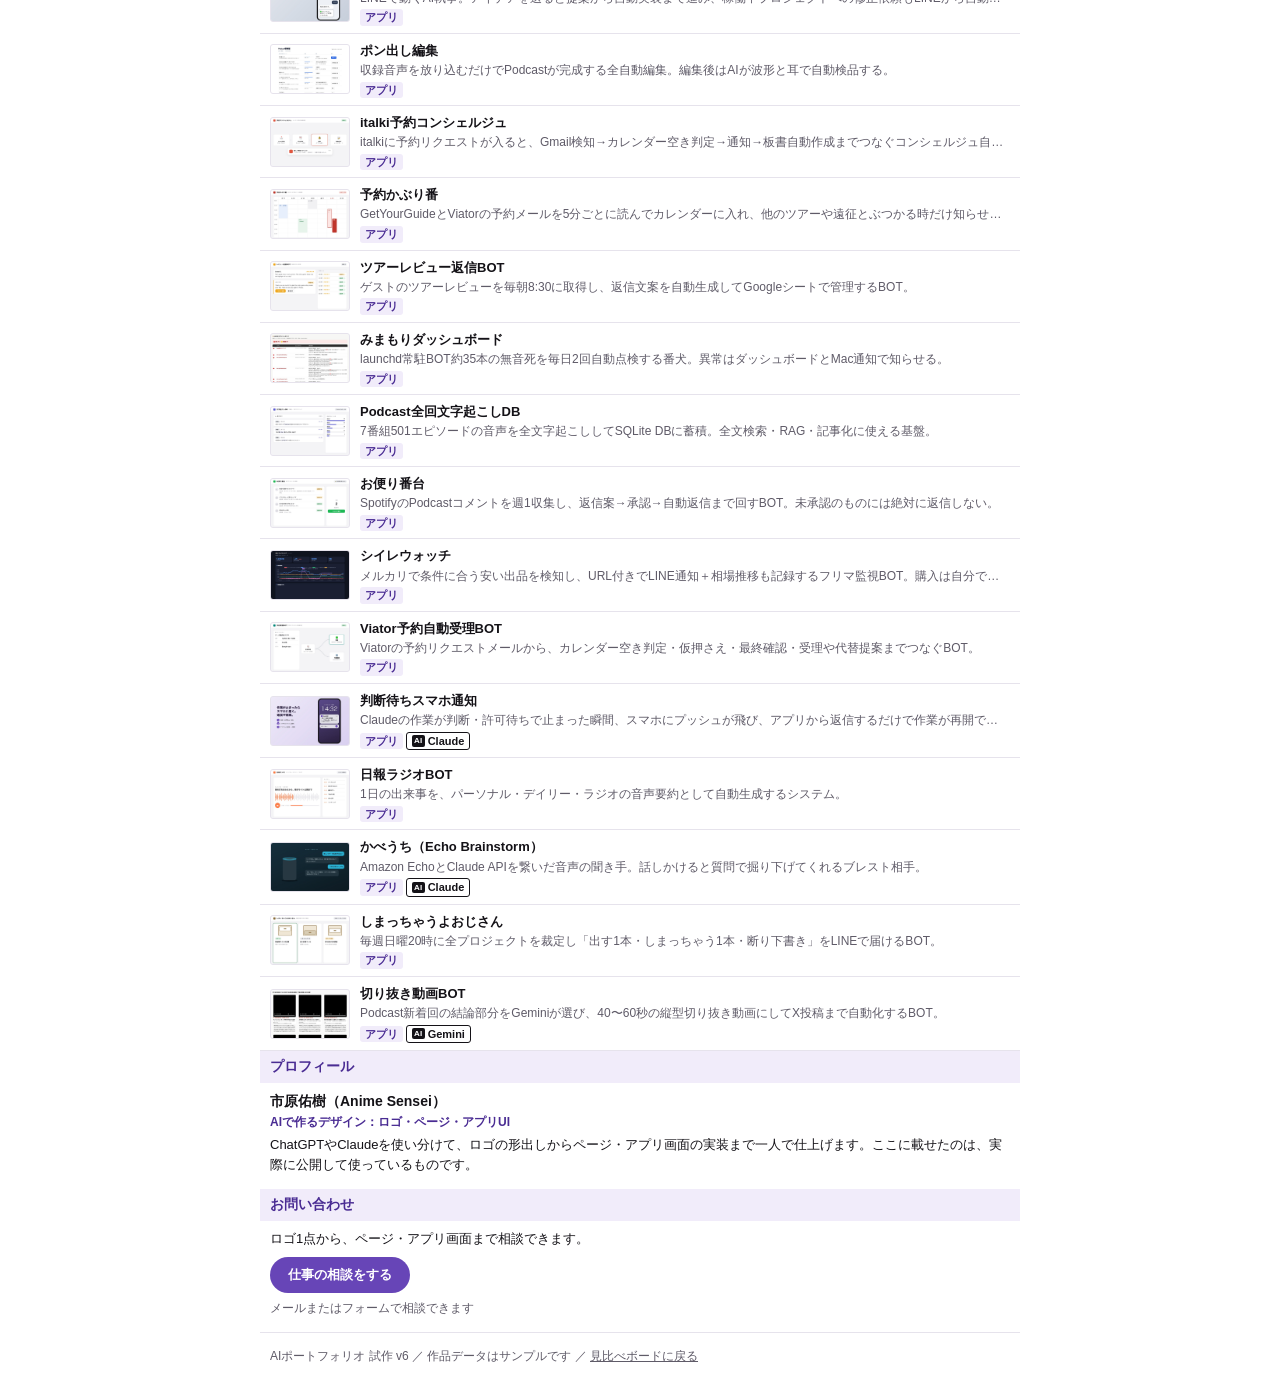
<file: v6.html>
<!doctype html>
<html lang="ja">
<head>
<meta charset="utf-8">
<meta name="viewport" content="width=device-width,initial-scale=1">
<title>AIポートフォリオ v6｜AIで作ったロゴ・ページ・アプリ</title>
<meta name="description" content="AIで設計・書き出ししたロゴ・ページ・アプリUIの実績集（試作v6：ヒーロー全面に作品が流れ、ロゴ・タイトルを重ねる）。">
<meta property="og:type" content="website">
<meta property="og:title" content="AIポートフォリオ v6｜AIで作ったロゴ・ページ・アプリ">
<meta property="og:description" content="ChatGPT・Claudeなどを使い分けて作ったデザイン実績。作品ごとに使用AIを記載。">
<meta property="og:url" content="https://yukitchy.github.io/ai-portfolio/v6.html">
<meta property="og:image" content="https://yukitchy.github.io/ai-portfolio/og.png">
<meta name="twitter:card" content="summary_large_image">
<link rel="icon" href="favicon-ai.png" type="image/png">
<link rel="apple-touch-icon" href="assets/apple-touch-icon-ai.png">
<link rel="stylesheet" href="common.css">
<style>
.card{display:flex;gap:10px;padding:7px 10px;border-bottom:1px solid var(--line);align-items:center}
.card .tl{flex:0 0 80px;width:80px}
.card .th{border-radius:3px;border:1px solid var(--line)}
.card .b{min-width:0;flex:1}

.hero{position:relative;height:clamp(196px,56vw,300px);overflow:hidden;background:var(--ink)}
.hero .flow{position:absolute;inset:0;--g:4px;--dur:110s}
.hero .tr,.hero .fi{height:100%}
.hero .fi{width:auto;aspect-ratio:16/10}
.hero .flow .th{height:100%;border-radius:0}
.hero .ph span{font-size:18px}.hero .ph small{font-size:11px}
.hero::after{content:"";position:absolute;inset:0;background:linear-gradient(rgba(20,18,23,.62),rgba(20,18,23,.1) 38%,rgba(20,18,23,.2) 55%,rgba(20,18,23,.82))}
.hero header{position:relative;z-index:2;border:0}
.hero .site{color:#fff;font-weight:400}
.hc{position:absolute;z-index:2;left:12px;right:12px;bottom:14px;color:#fff;font-weight:800;font-size:clamp(21px,6.6vw,30px);line-height:1.25;white-space:nowrap;overflow:hidden;text-overflow:ellipsis}
.hc small{display:block;font-size:12px;font-weight:400;letter-spacing:.24em;opacity:.85;margin-bottom:2px}
</style>
</head>
<body class="v6">
<div class="wrap">
<div class="hero"><div class="flow" aria-hidden="true"></div><header><a class="hd" href="./v6.html"><img src="assets/icon.png" alt="" width="32" height="32"><span class="site">AIポートフォリオ</span></a><button type="button" class="cta" aria-haspopup="dialog">仕事の相談</button></header><p class="hc"><small>AIで作った</small>ロゴ・ページ・アプリ</p></div>
<p class="proto"><span class="note">試作版：作品データはサンプルです</span></p>
<section class="works"><h2>作品<small><span id="count">–</span>件</small></h2><div class="filters"><div class="row" id="catRow" aria-label="種類で絞り込む"></div></div><ul class="list" id="list"></ul>
<p id="empty">この種類の作品はまだありません。</p></section>
<section id="profile" class="prof"><h2>プロフィール</h2><p class="pn" id="pName"></p><p class="pr" id="pRole"></p><p class="pb" id="pBio"></p></section>
<section id="contact" class="ct"><h2>お問い合わせ</h2><p class="cl">ロゴ1点から、ページ・アプリ画面まで相談できます。</p><button type="button" class="btn" id="pContact" aria-haspopup="dialog">仕事の相談をする</button><p class="cn" id="pNote"></p></section>
<footer>AIポートフォリオ 試作 v6 ／ 作品データはサンプルです ／ <a href="board.html">見比べボードに戻る</a></footer>
</div>
<script>window.T={card:(it,i)=>`<li class="card${i===0?" first":""}"><span class="tl">${thumb(it)}</span><div class="b">${link(it,esc(it.title),"t")}<p class="d">${esc(it.desc)}</p>${tags(it)}</div></li>`};</script>
<script src="app.js"></script>
</body>
</html>
</file>
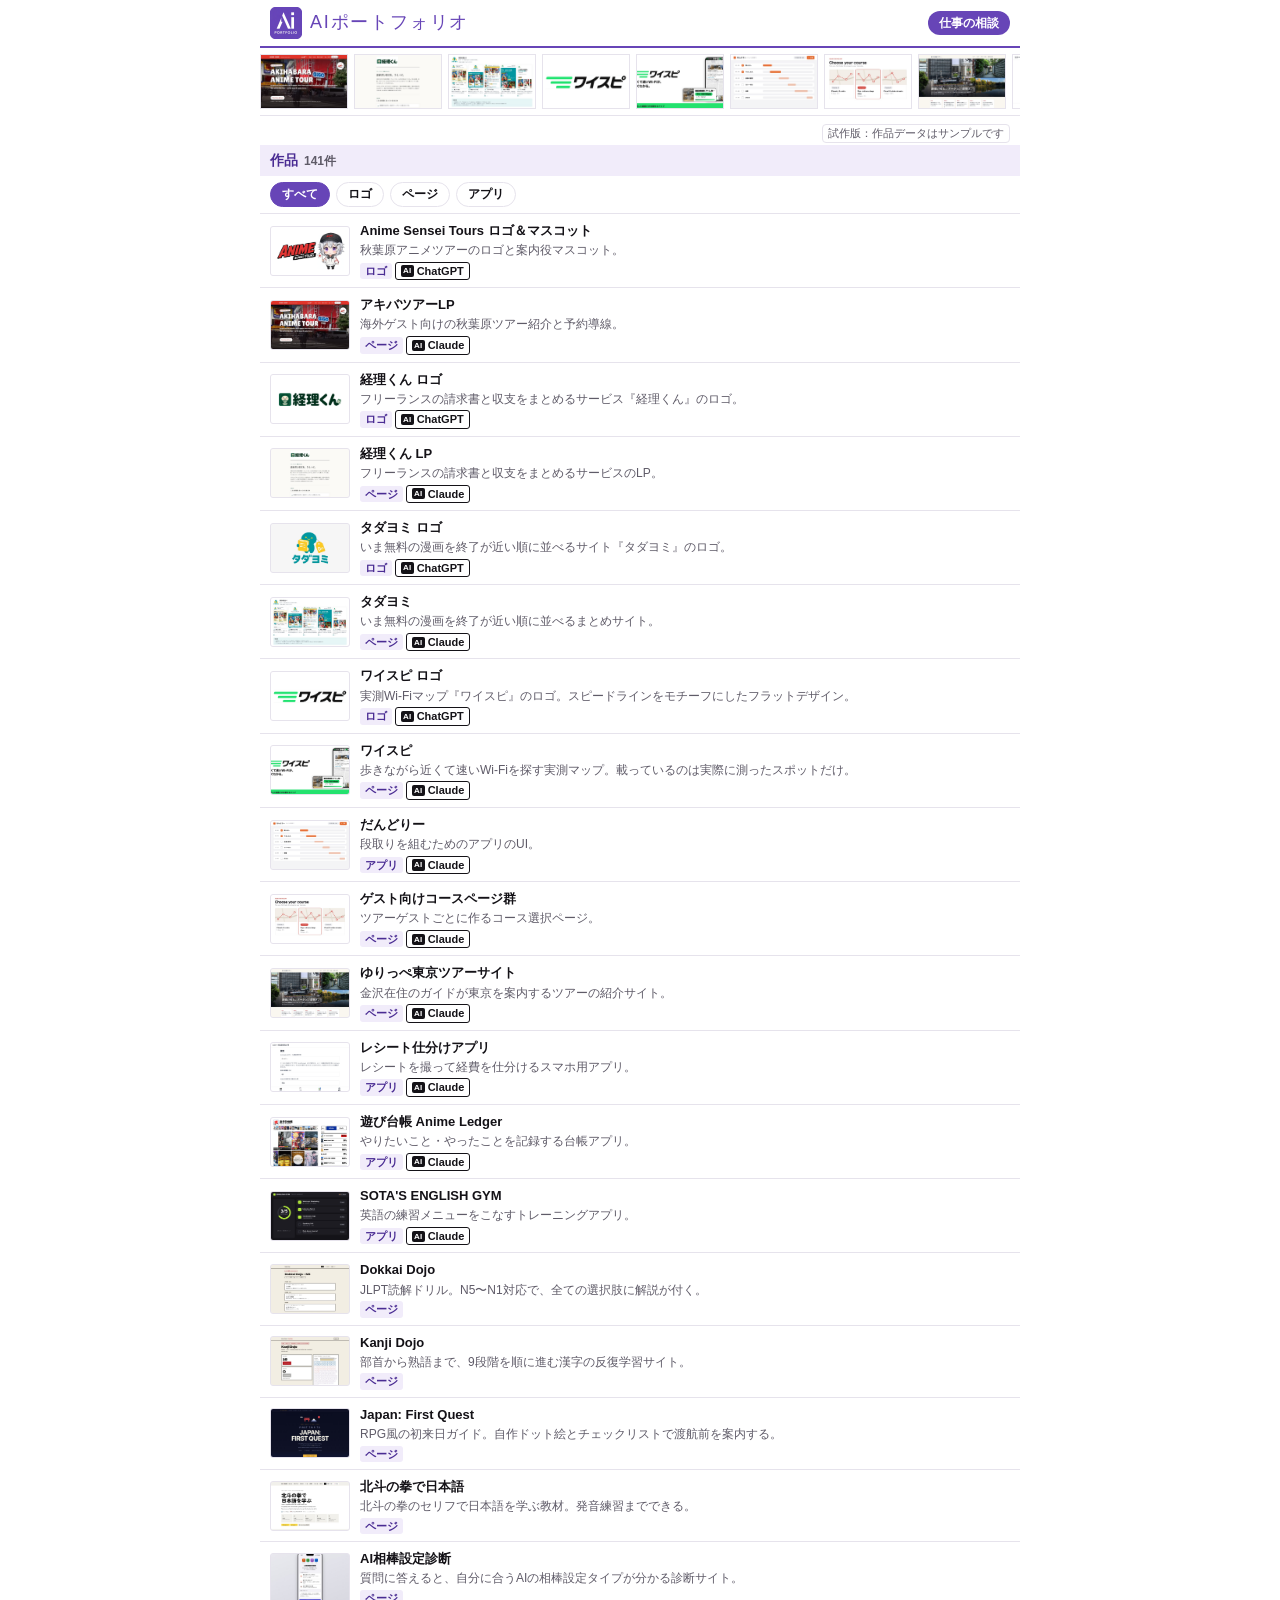
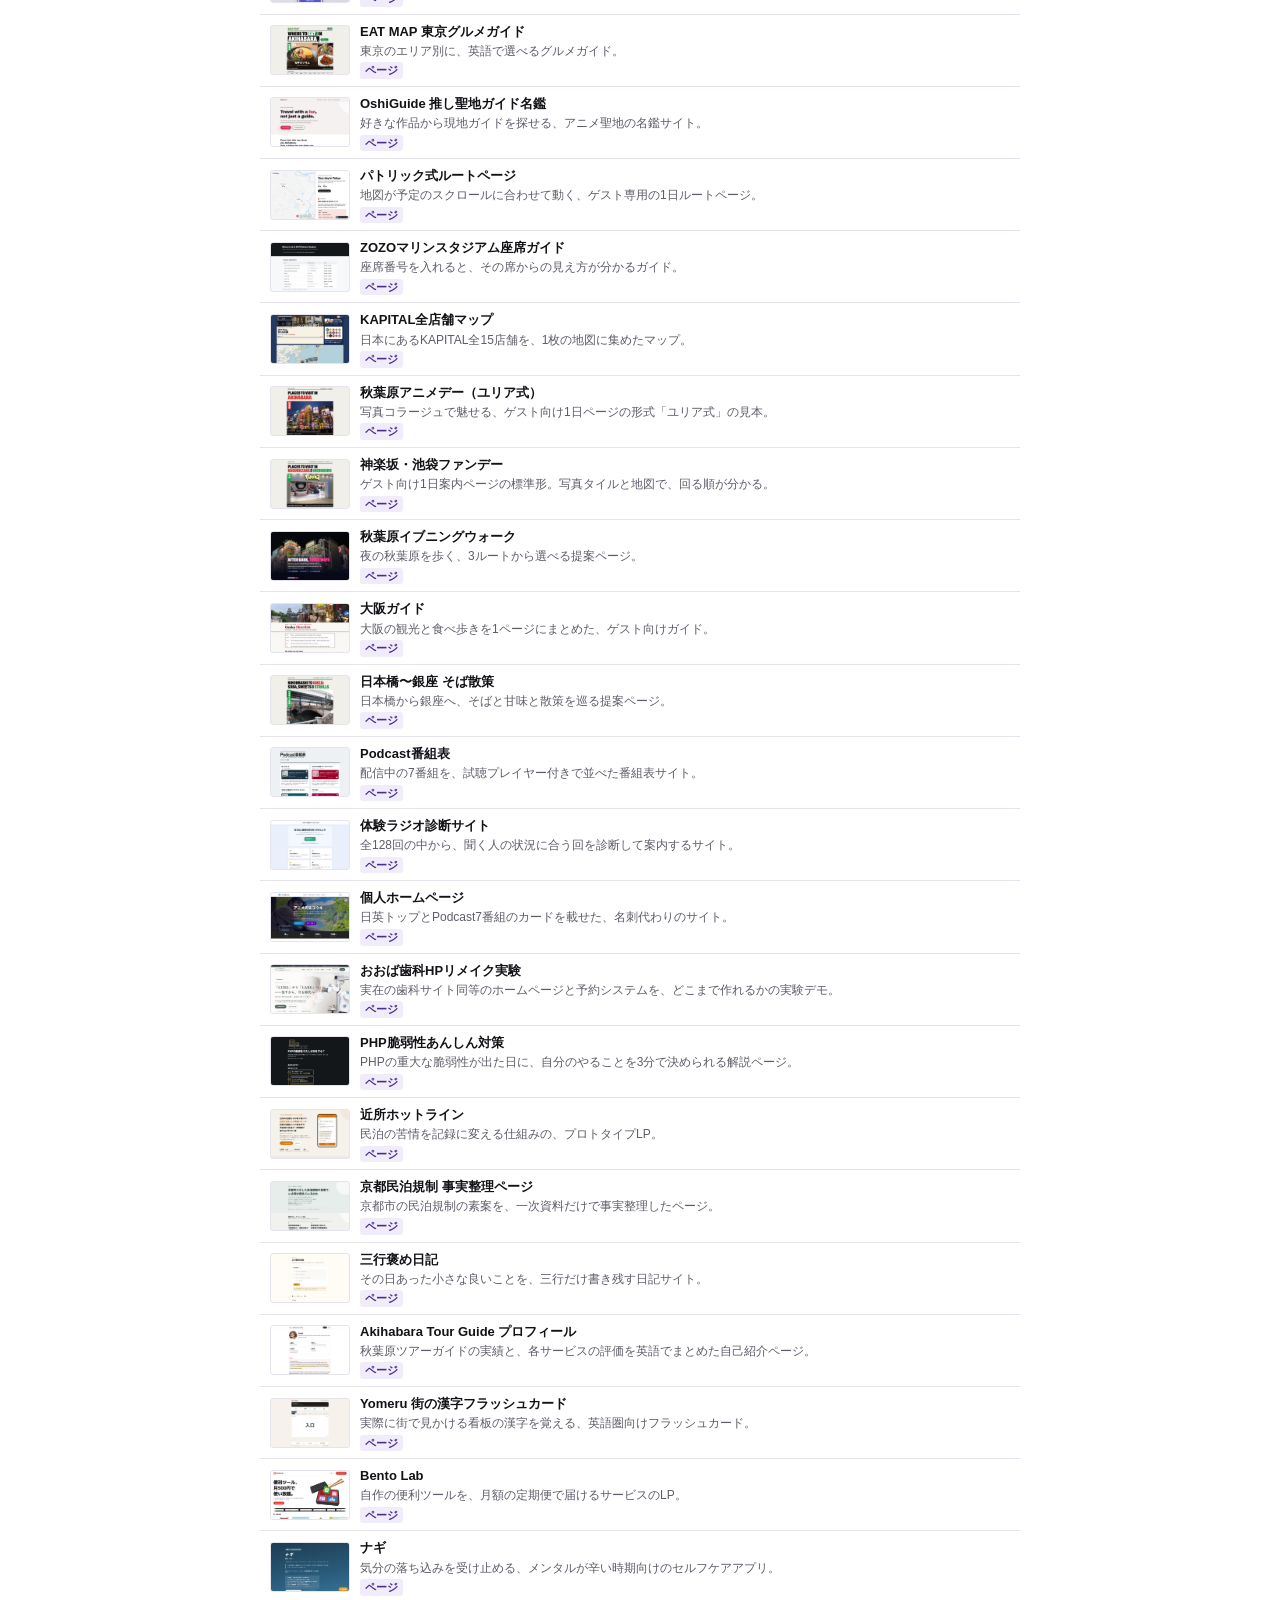
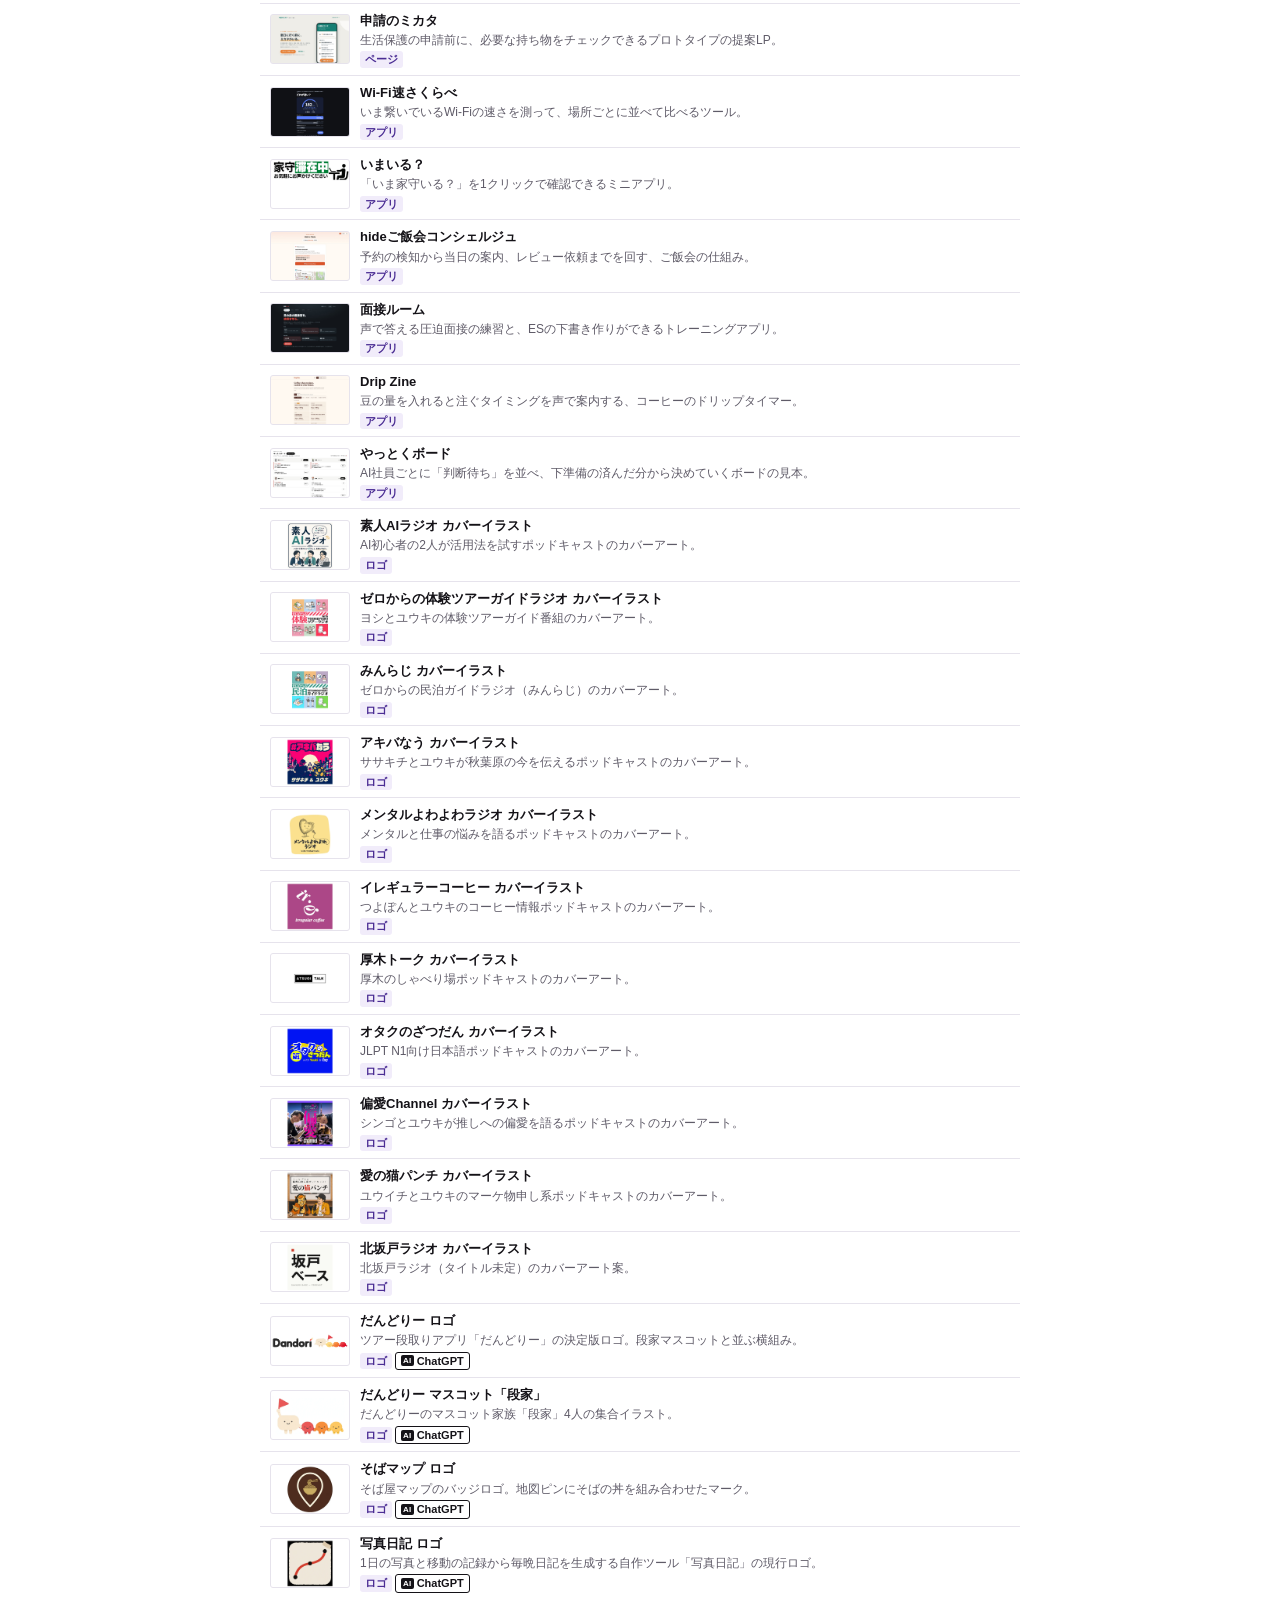
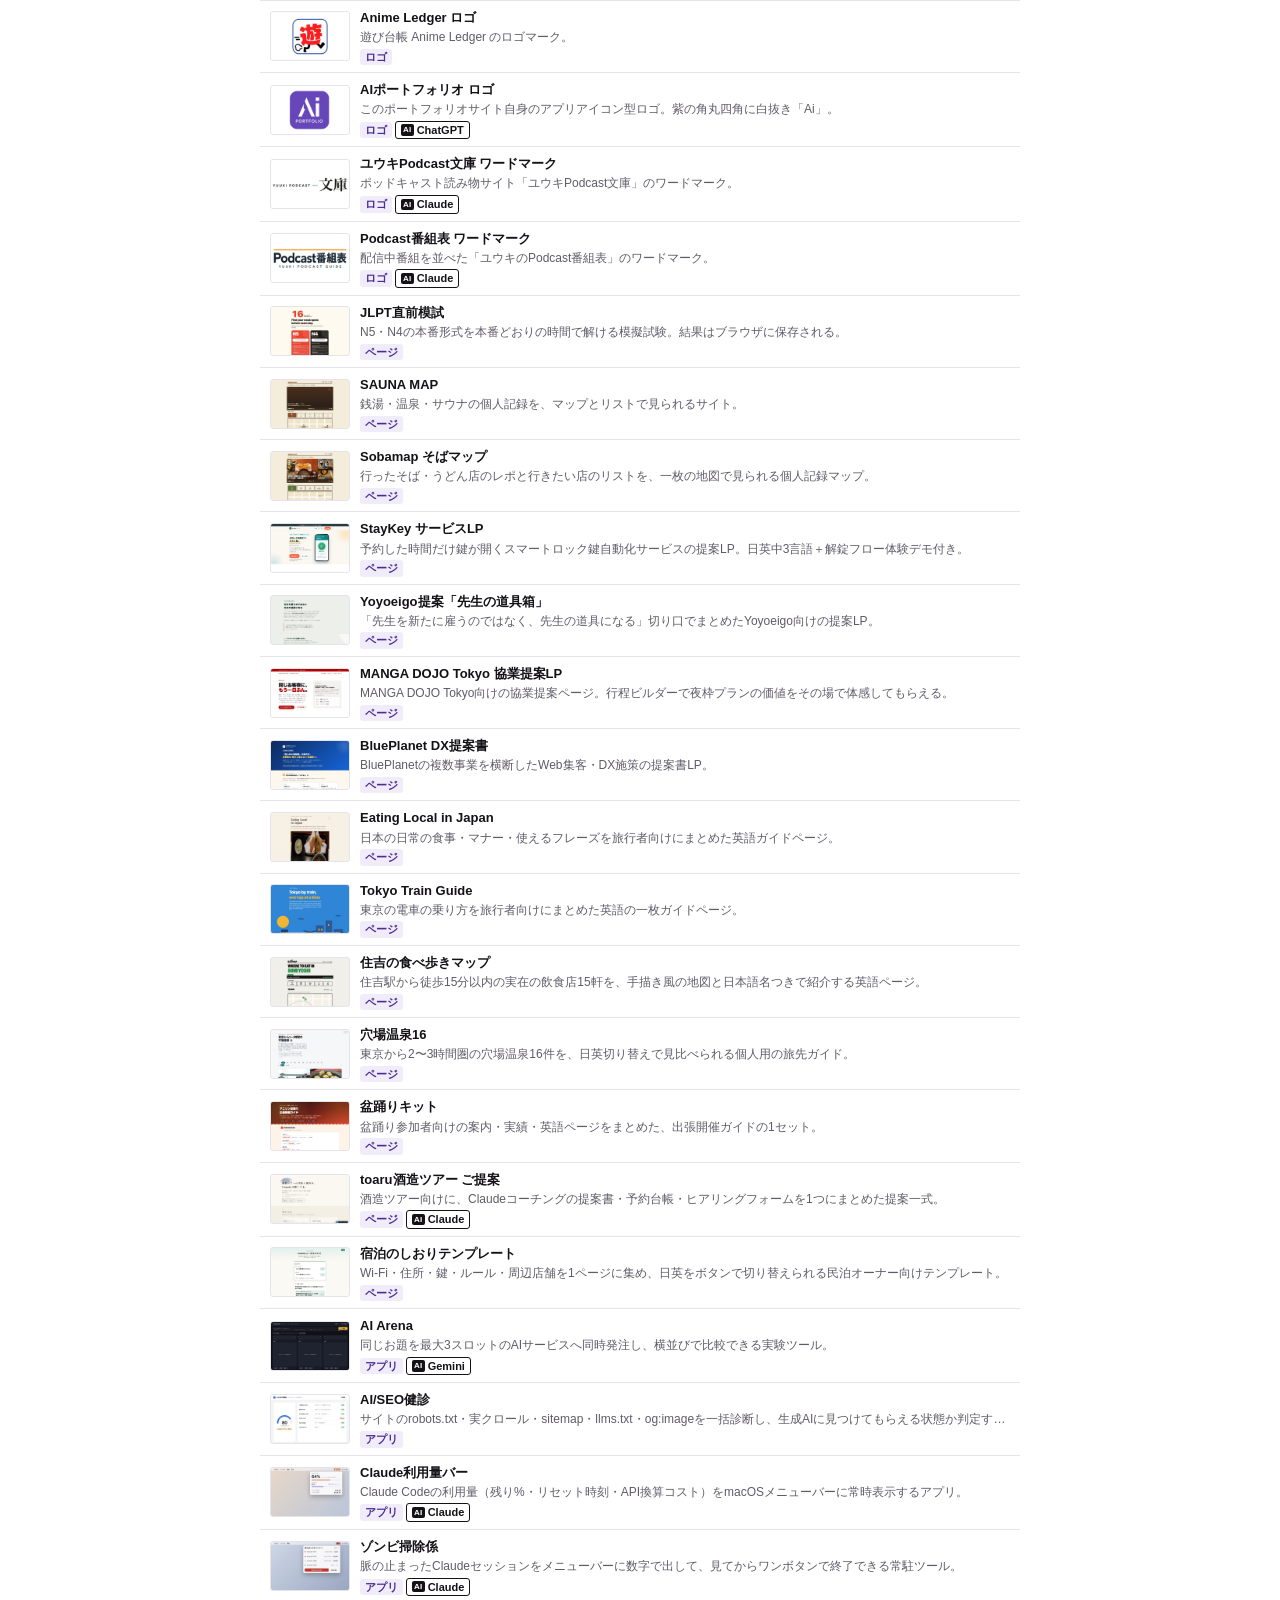
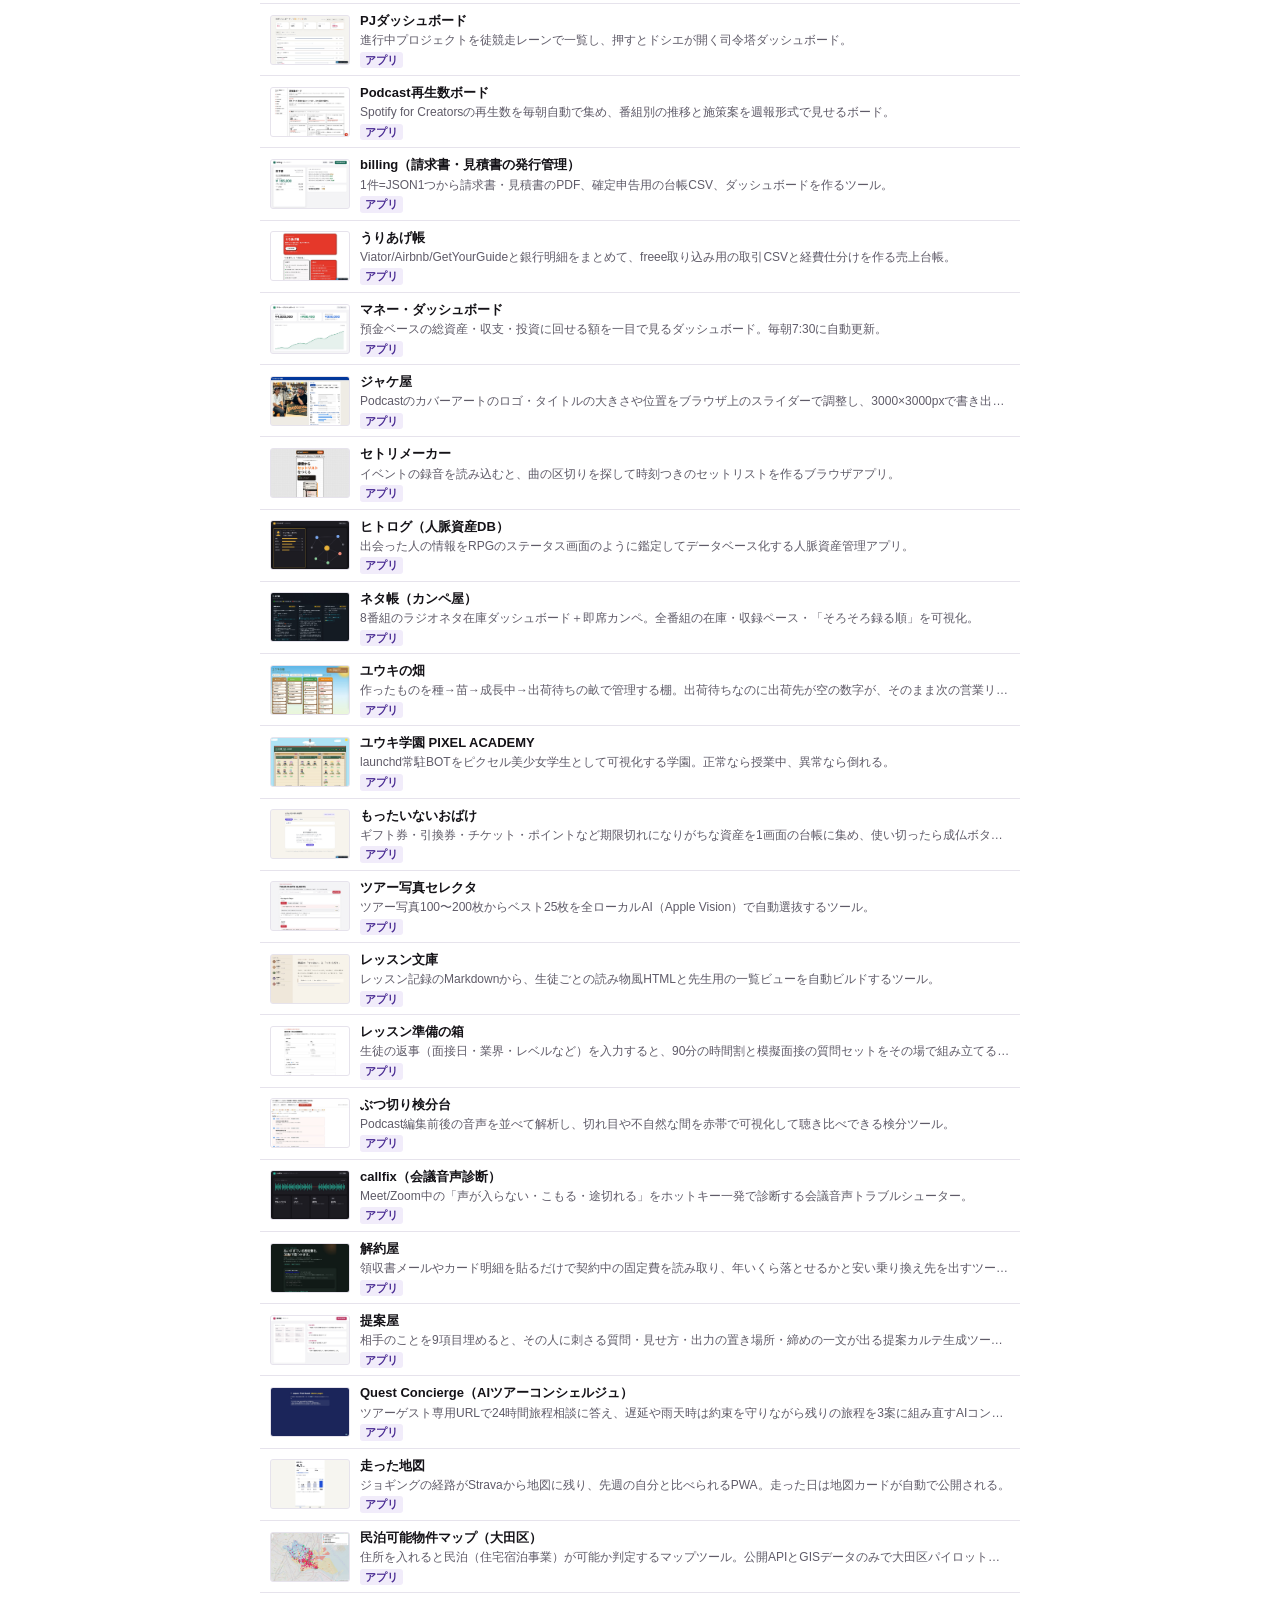
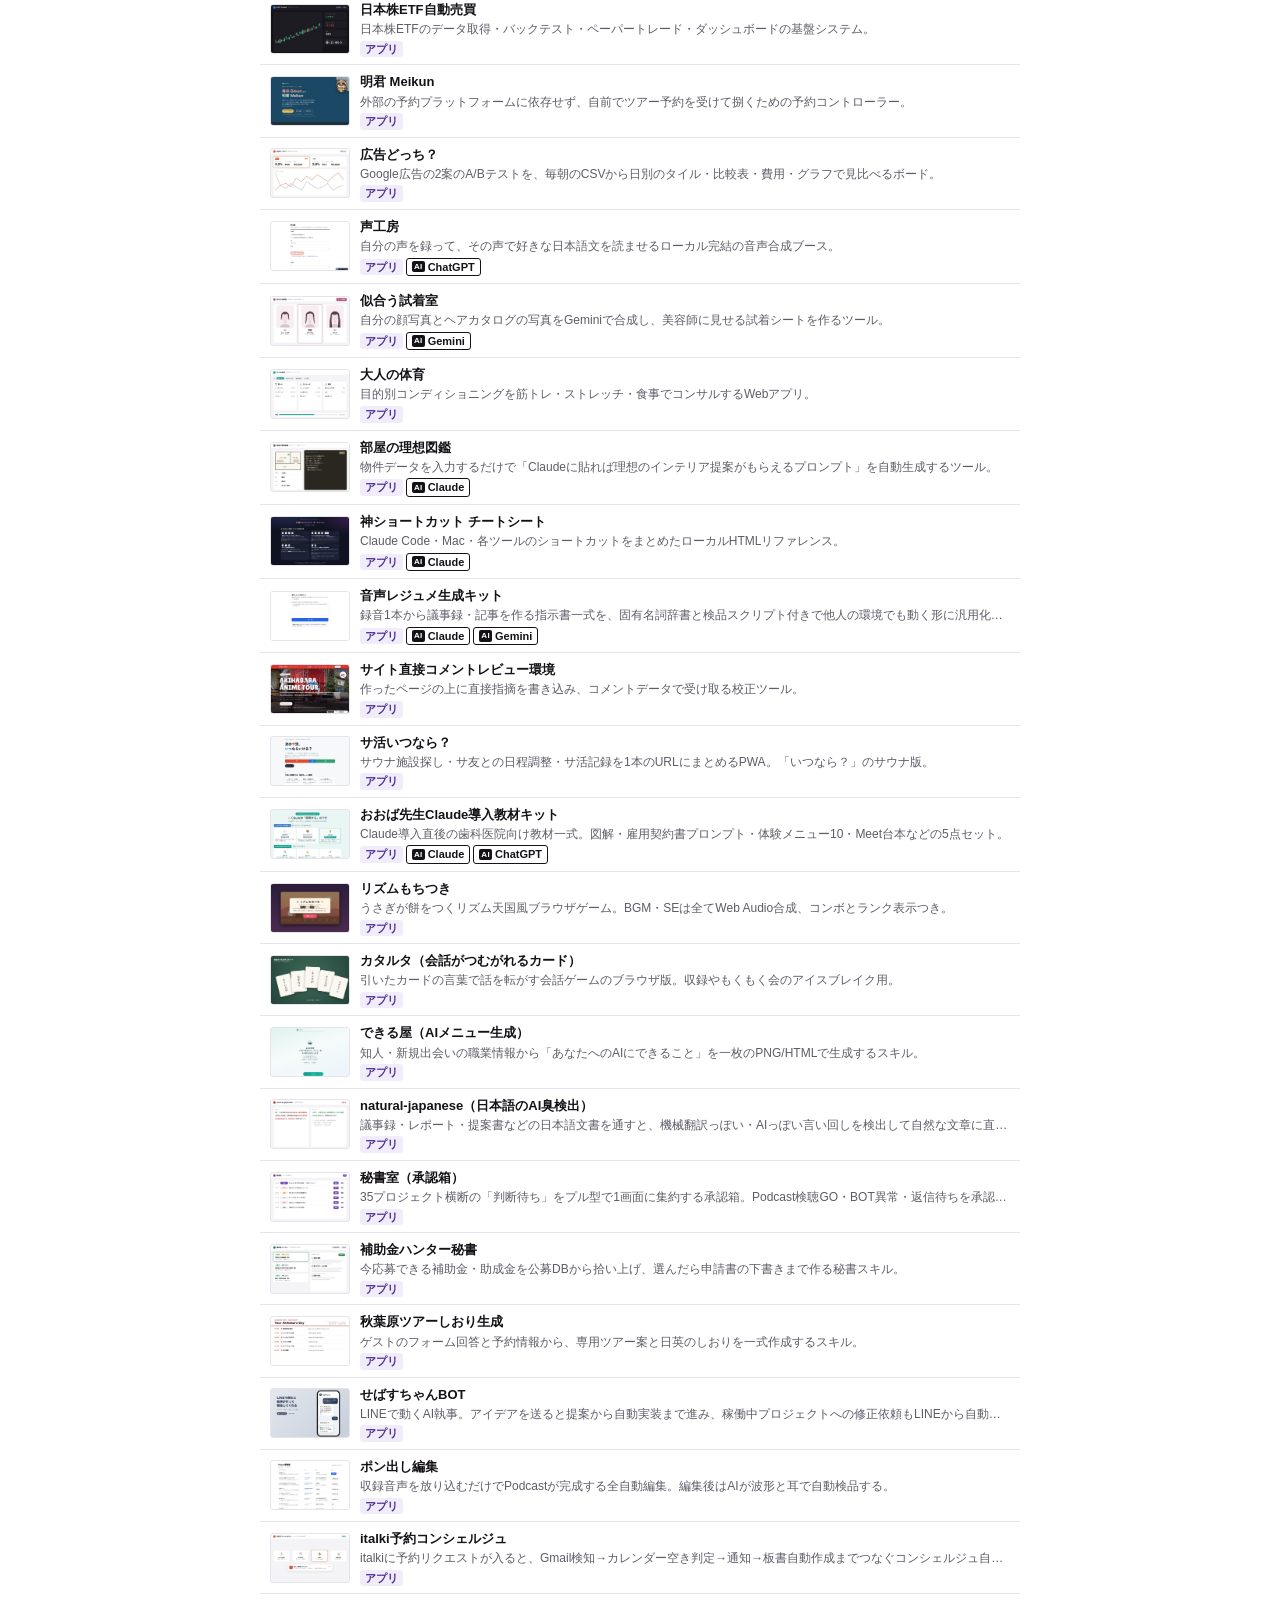
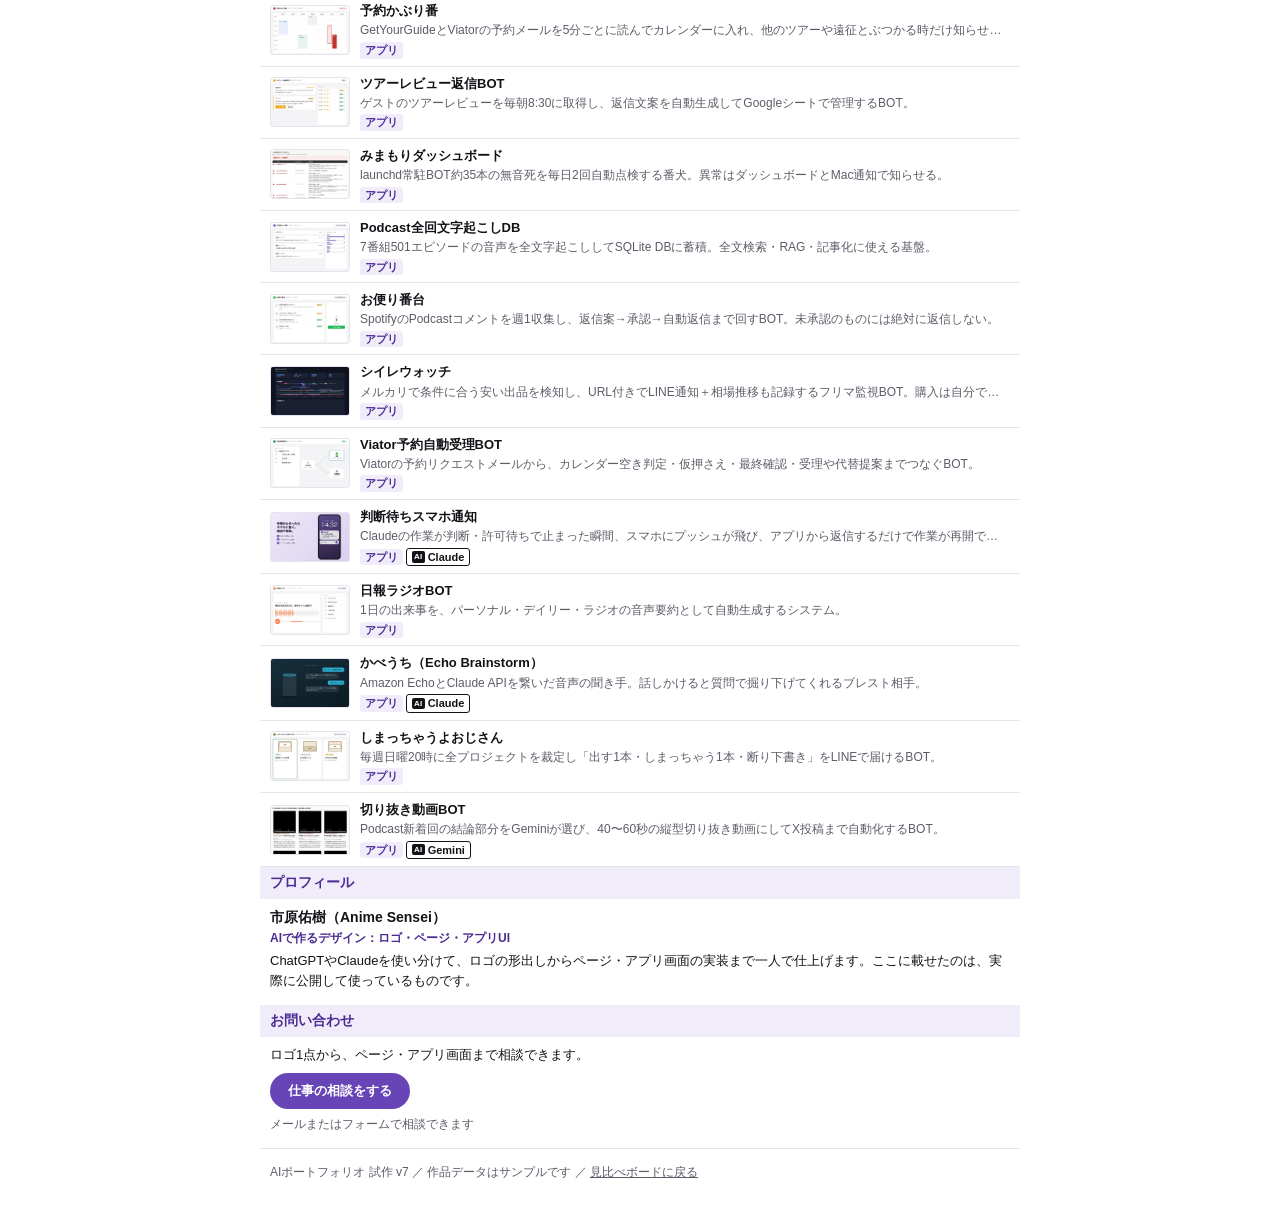
<file: v7.html>
<!doctype html>
<html lang="ja">
<head>
<meta charset="utf-8">
<meta name="viewport" content="width=device-width,initial-scale=1">
<title>AIポートフォリオ v7｜AIで作ったロゴ・ページ・アプリ</title>
<meta name="description" content="AIで設計・書き出ししたロゴ・ページ・アプリUIの実績集（試作v7：ヘッダー直下に細い帯で作品が1段流れる）。">
<meta property="og:type" content="website">
<meta property="og:title" content="AIポートフォリオ v7｜AIで作ったロゴ・ページ・アプリ">
<meta property="og:description" content="ChatGPT・Claudeなどを使い分けて作ったデザイン実績。作品ごとに使用AIを記載。">
<meta property="og:url" content="https://yukitchy.github.io/ai-portfolio/v7.html">
<meta property="og:image" content="https://yukitchy.github.io/ai-portfolio/og.png">
<meta name="twitter:card" content="summary_large_image">
<link rel="icon" href="favicon-ai.png" type="image/png">
<link rel="apple-touch-icon" href="assets/apple-touch-icon-ai.png">
<link rel="stylesheet" href="common.css">
<style>
.card{display:flex;gap:10px;padding:7px 10px;border-bottom:1px solid var(--line);align-items:center}
.card .tl{flex:0 0 80px;width:80px}
.card .th{border-radius:3px;border:1px solid var(--line)}
.card .b{min-width:0;flex:1}

.band{--w:88px;--g:6px;--dur:90s;padding:6px 0;border-bottom:1px solid var(--line)}
.band .th{border:1px solid var(--line)}
</style>
</head>
<body class="v7">
<div class="wrap">
<header><a class="hd" href="./v7.html"><img src="assets/icon.png" alt="" width="32" height="32"><span class="site">AIポートフォリオ</span></a><button type="button" class="cta" aria-haspopup="dialog">仕事の相談</button></header><div class="flow band" aria-hidden="true"></div>
<p class="proto"><span class="note">試作版：作品データはサンプルです</span></p>
<section class="works"><h2>作品<small><span id="count">–</span>件</small></h2><div class="filters"><div class="row" id="catRow" aria-label="種類で絞り込む"></div></div><ul class="list" id="list"></ul>
<p id="empty">この種類の作品はまだありません。</p></section>
<section id="profile" class="prof"><h2>プロフィール</h2><p class="pn" id="pName"></p><p class="pr" id="pRole"></p><p class="pb" id="pBio"></p></section>
<section id="contact" class="ct"><h2>お問い合わせ</h2><p class="cl">ロゴ1点から、ページ・アプリ画面まで相談できます。</p><button type="button" class="btn" id="pContact" aria-haspopup="dialog">仕事の相談をする</button><p class="cn" id="pNote"></p></section>
<footer>AIポートフォリオ 試作 v7 ／ 作品データはサンプルです ／ <a href="board.html">見比べボードに戻る</a></footer>
</div>
<script>window.T={card:(it,i)=>`<li class="card${i===0?" first":""}"><span class="tl">${thumb(it)}</span><div class="b">${link(it,esc(it.title),"t")}<p class="d">${esc(it.desc)}</p>${tags(it)}</div></li>`};</script>
<script src="app.js"></script>
</body>
</html>
</file>
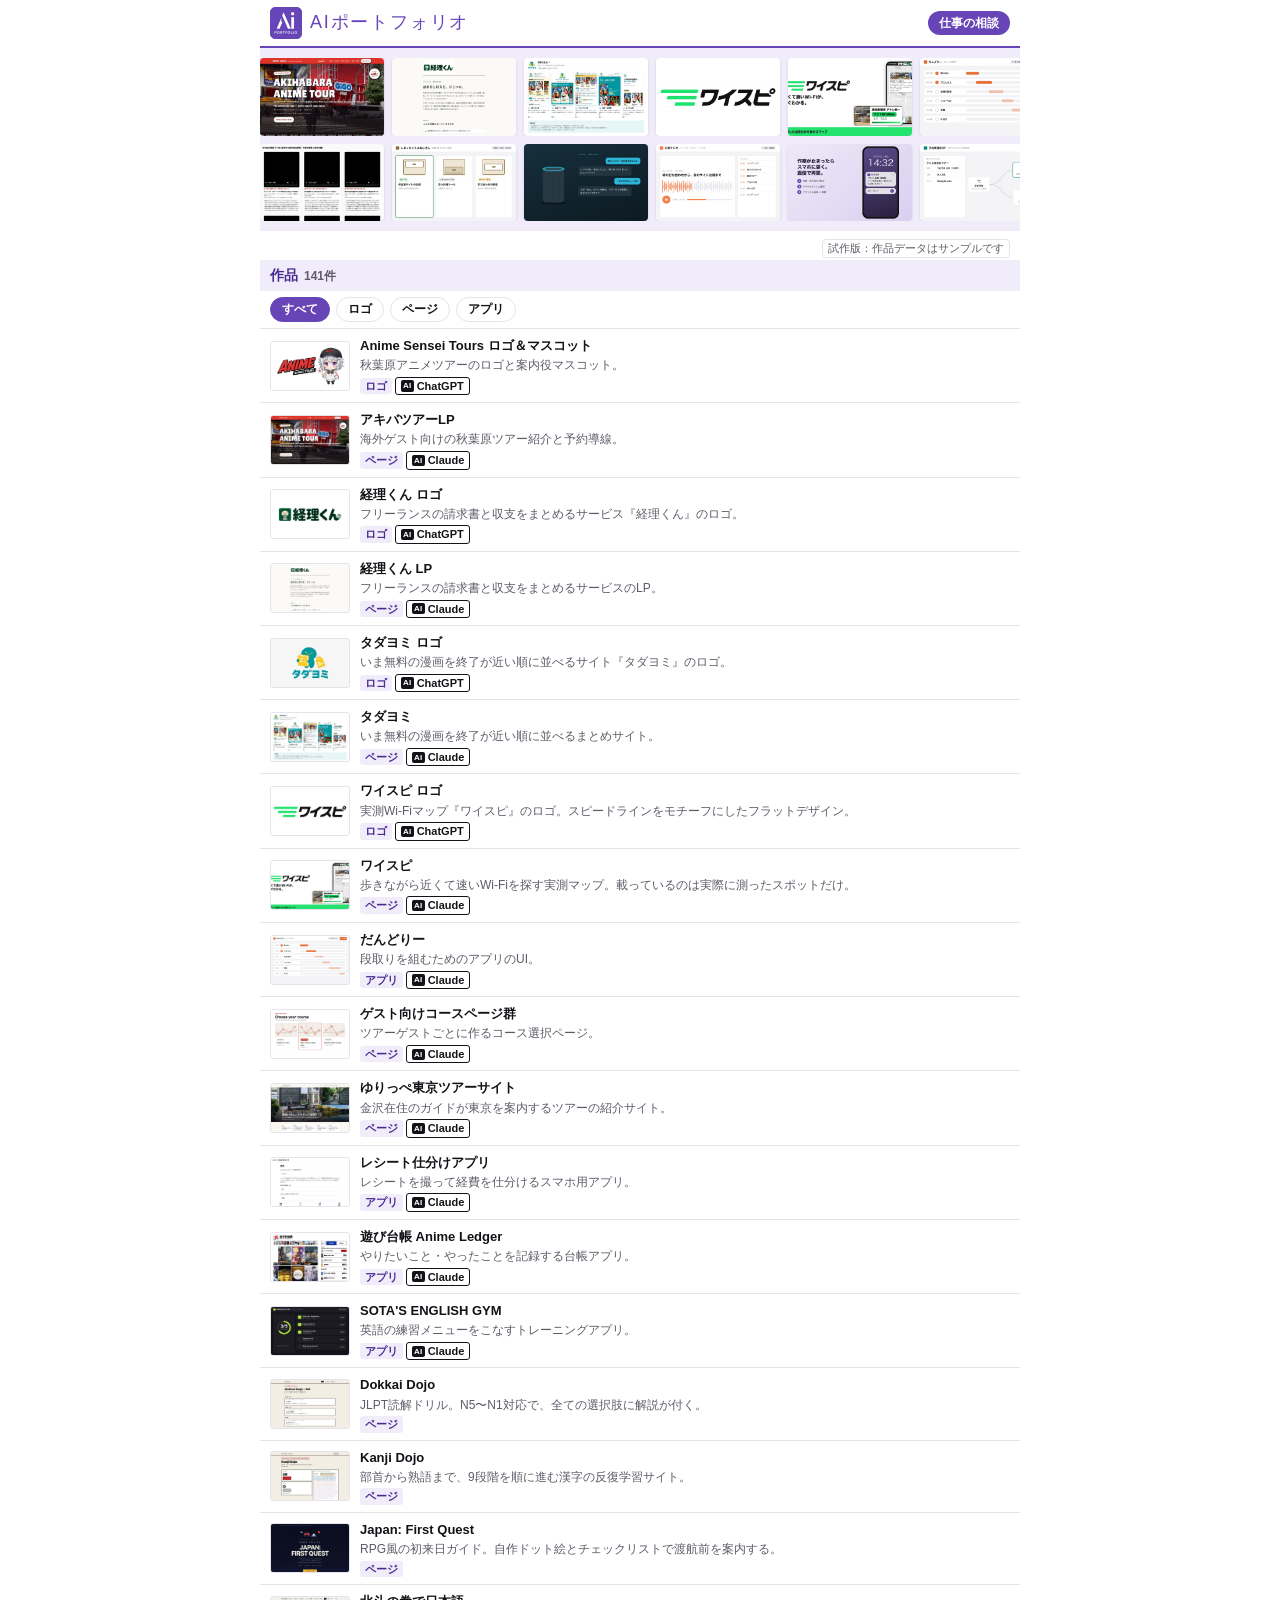
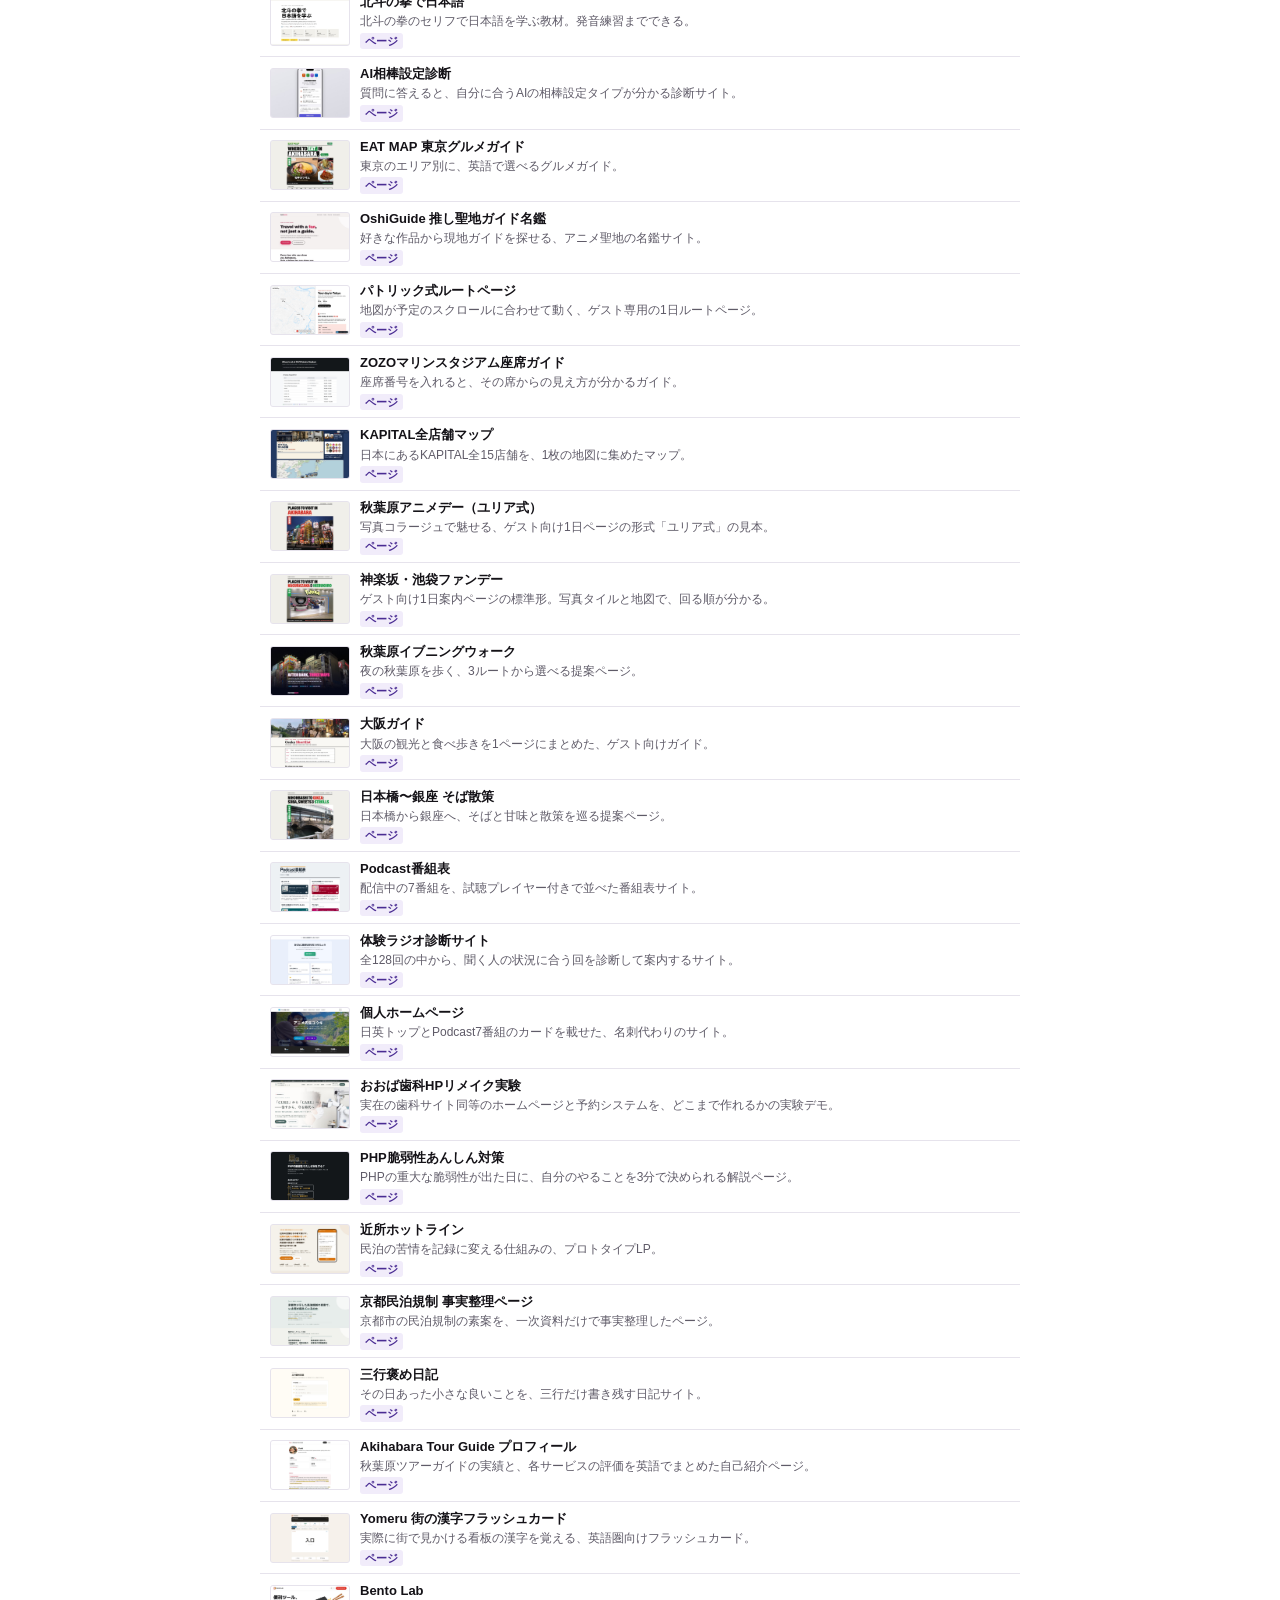
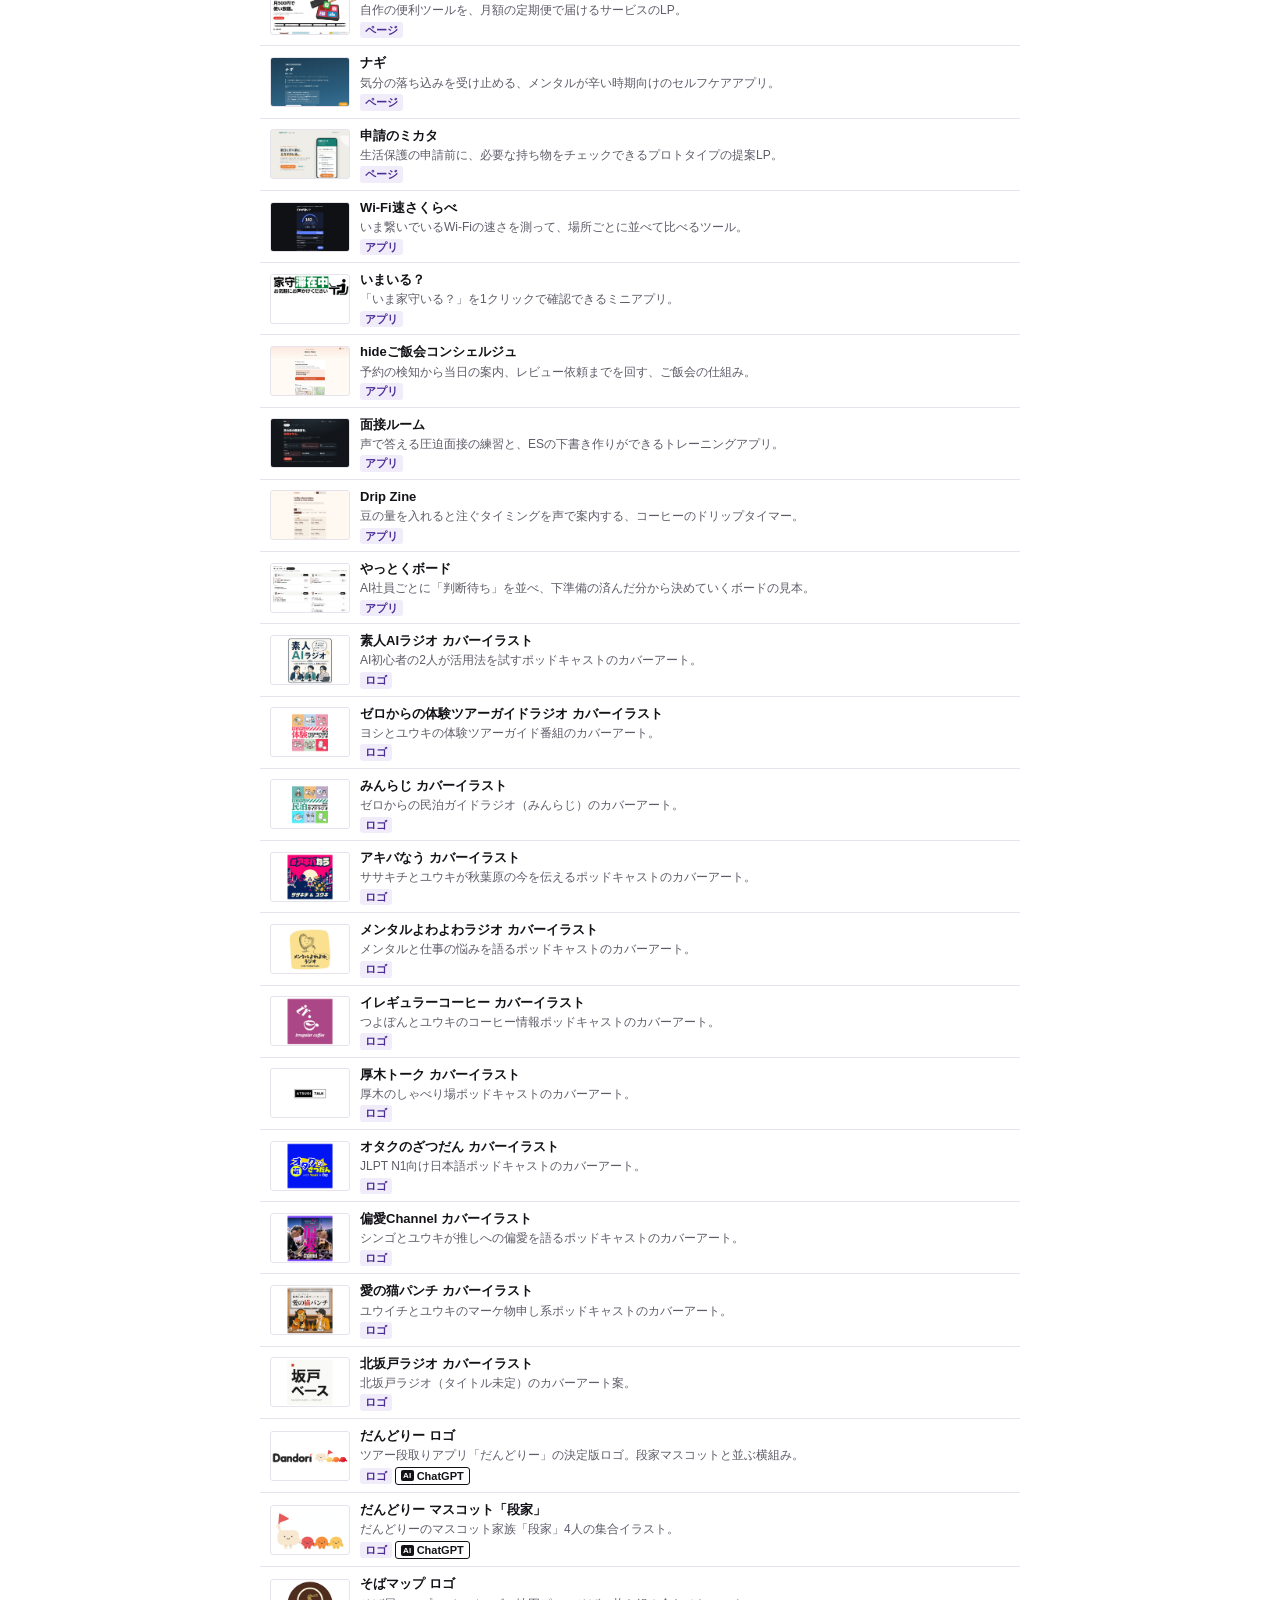
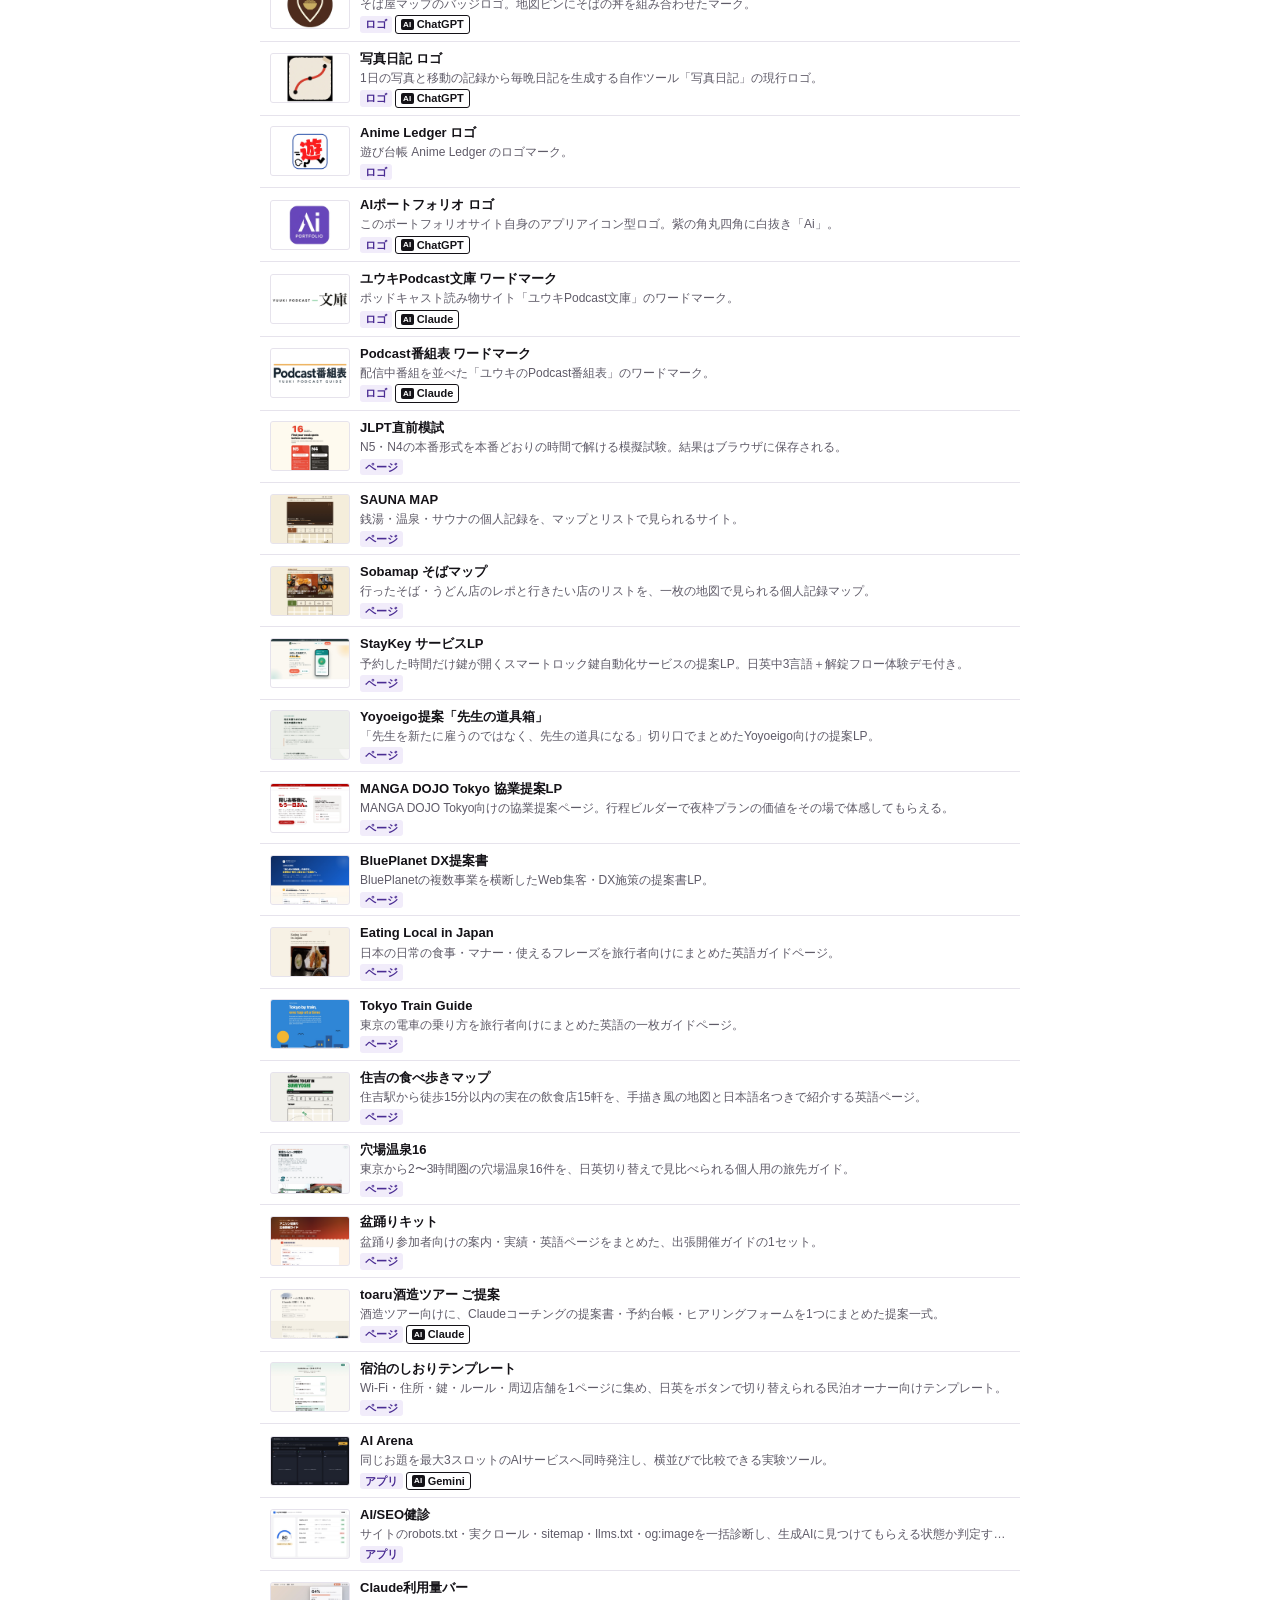
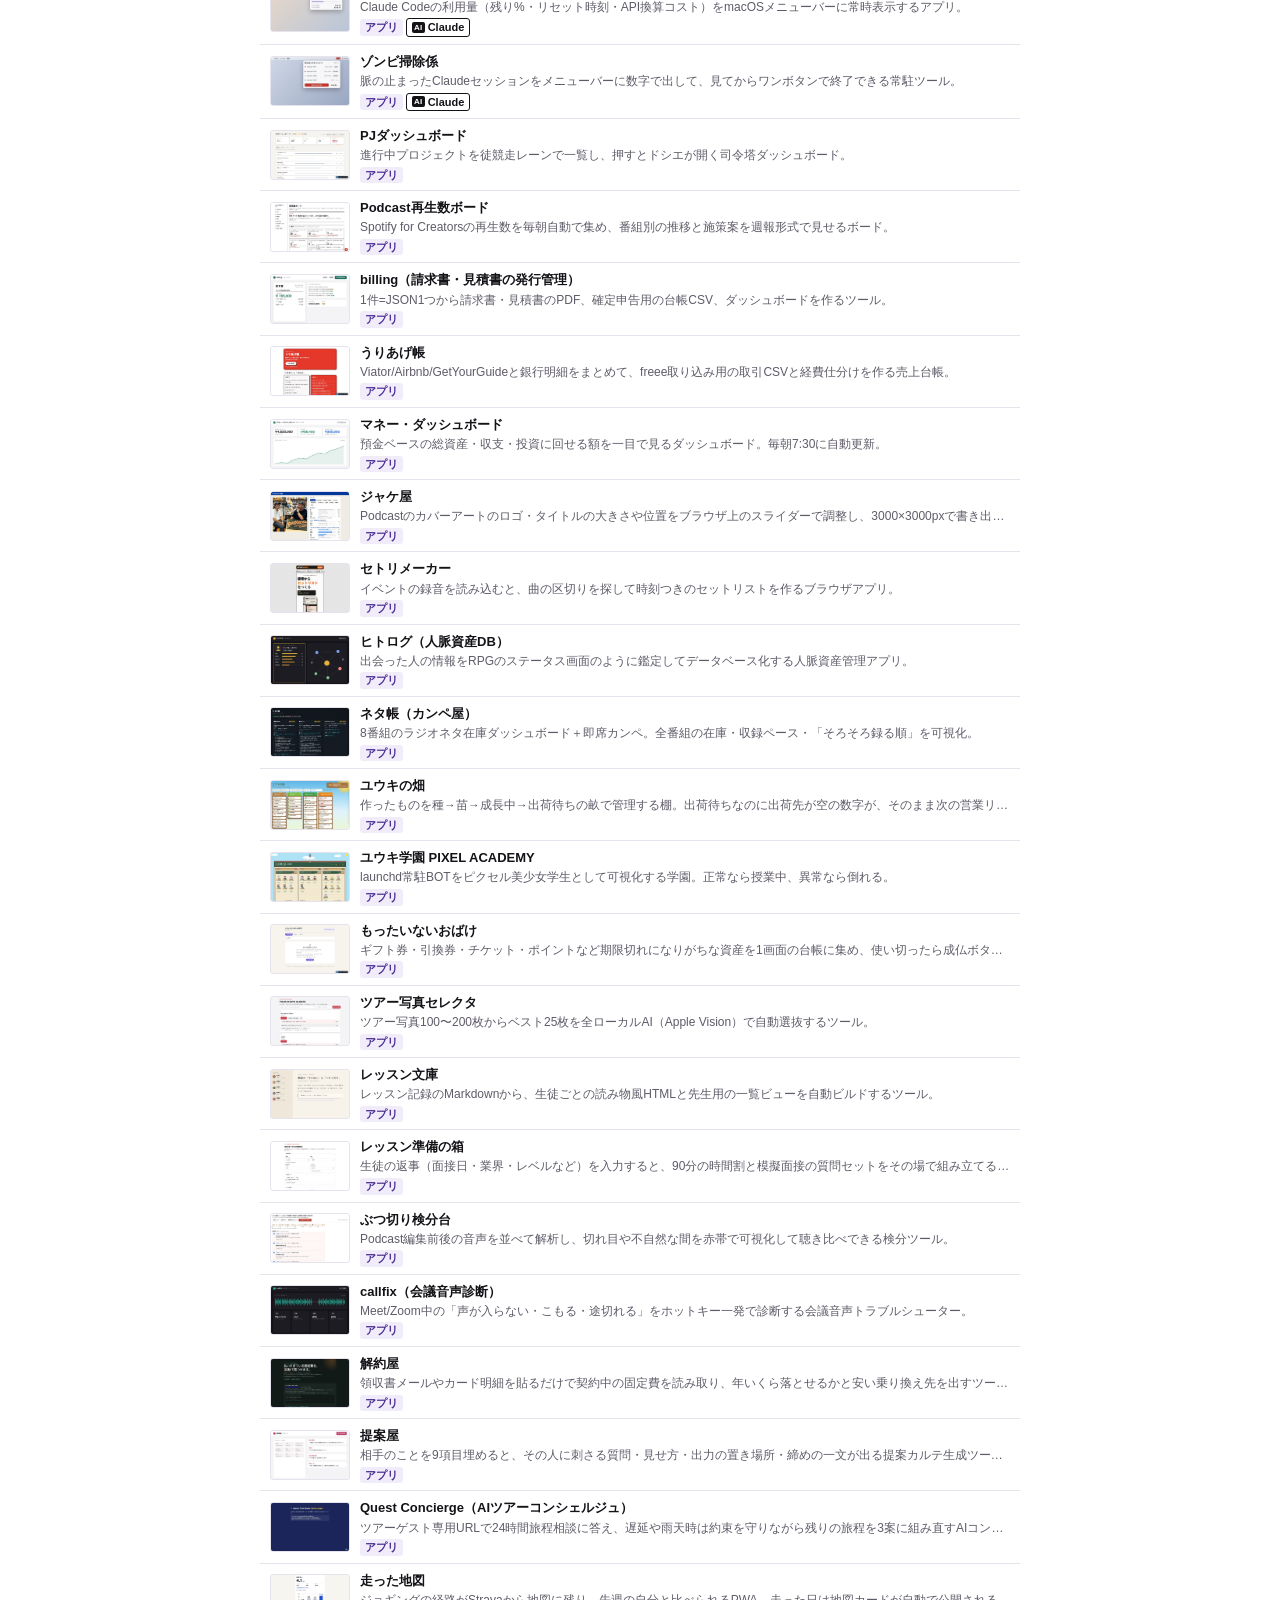
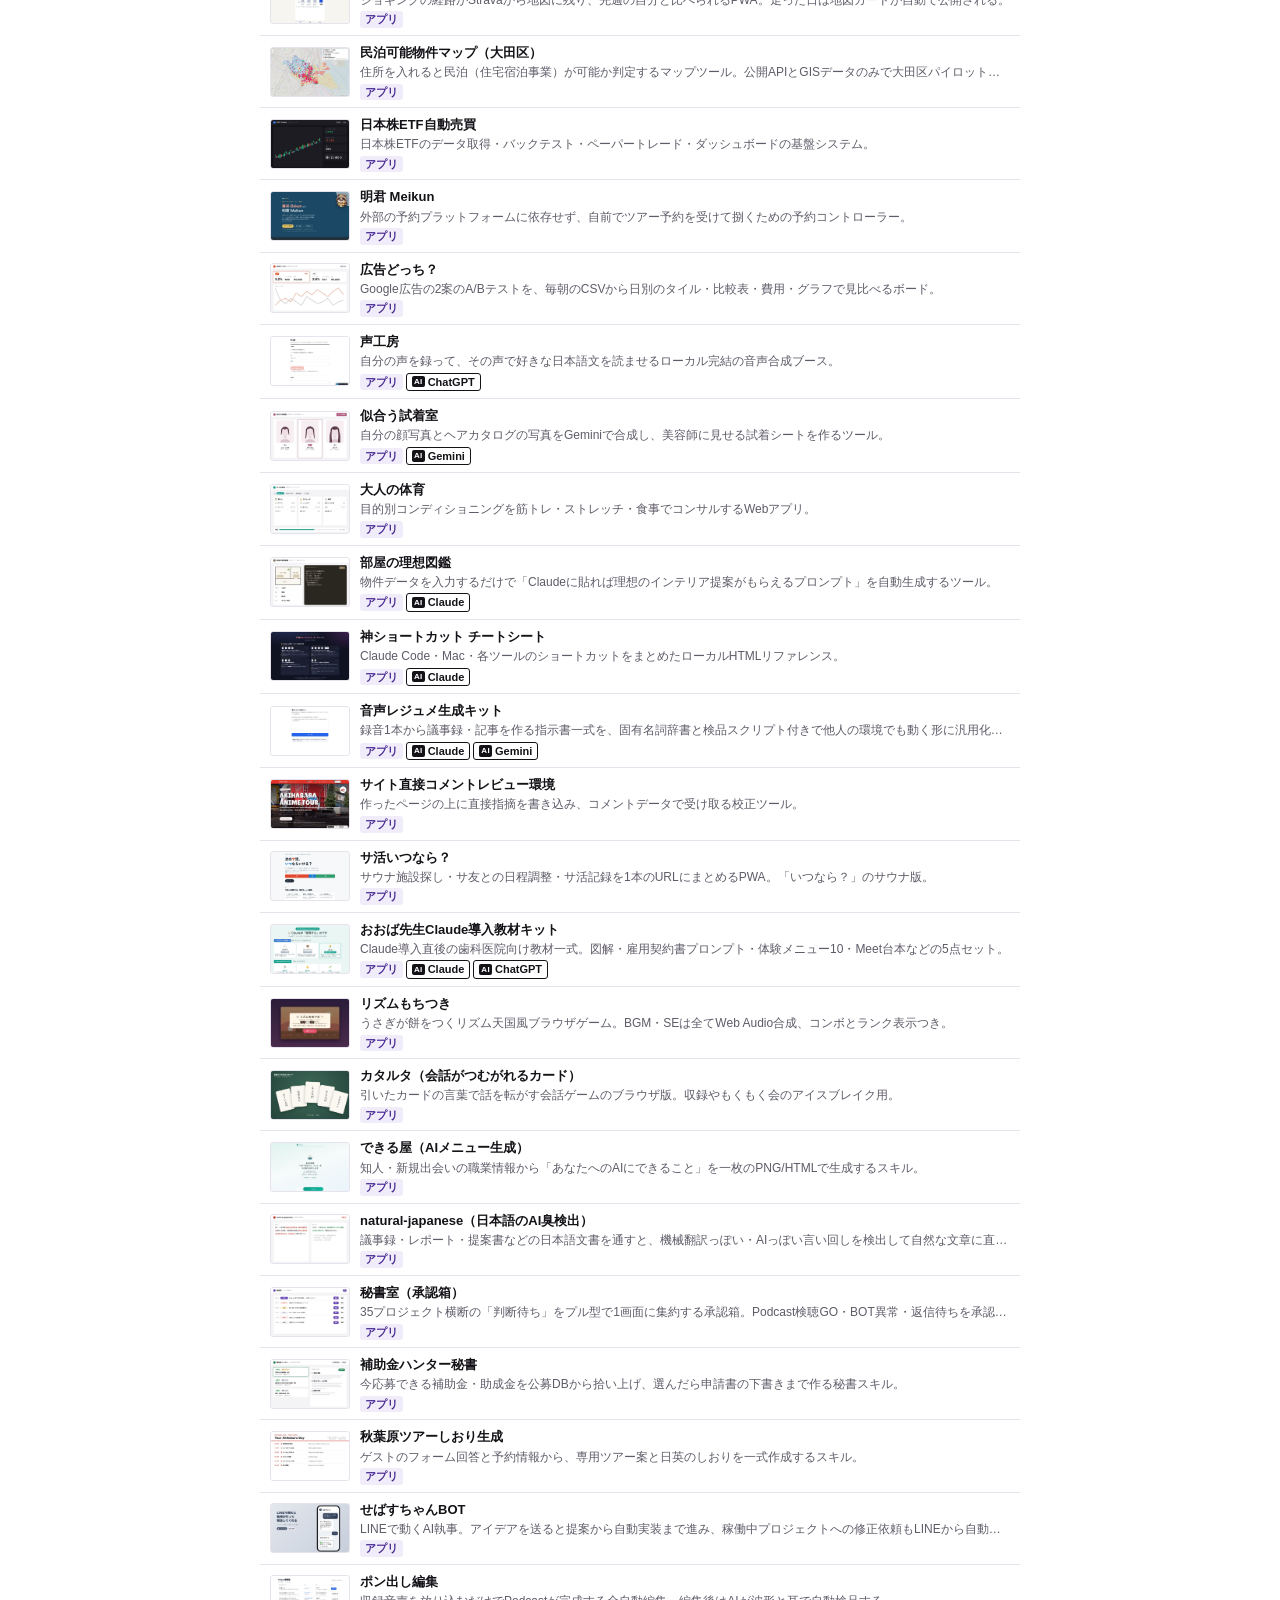
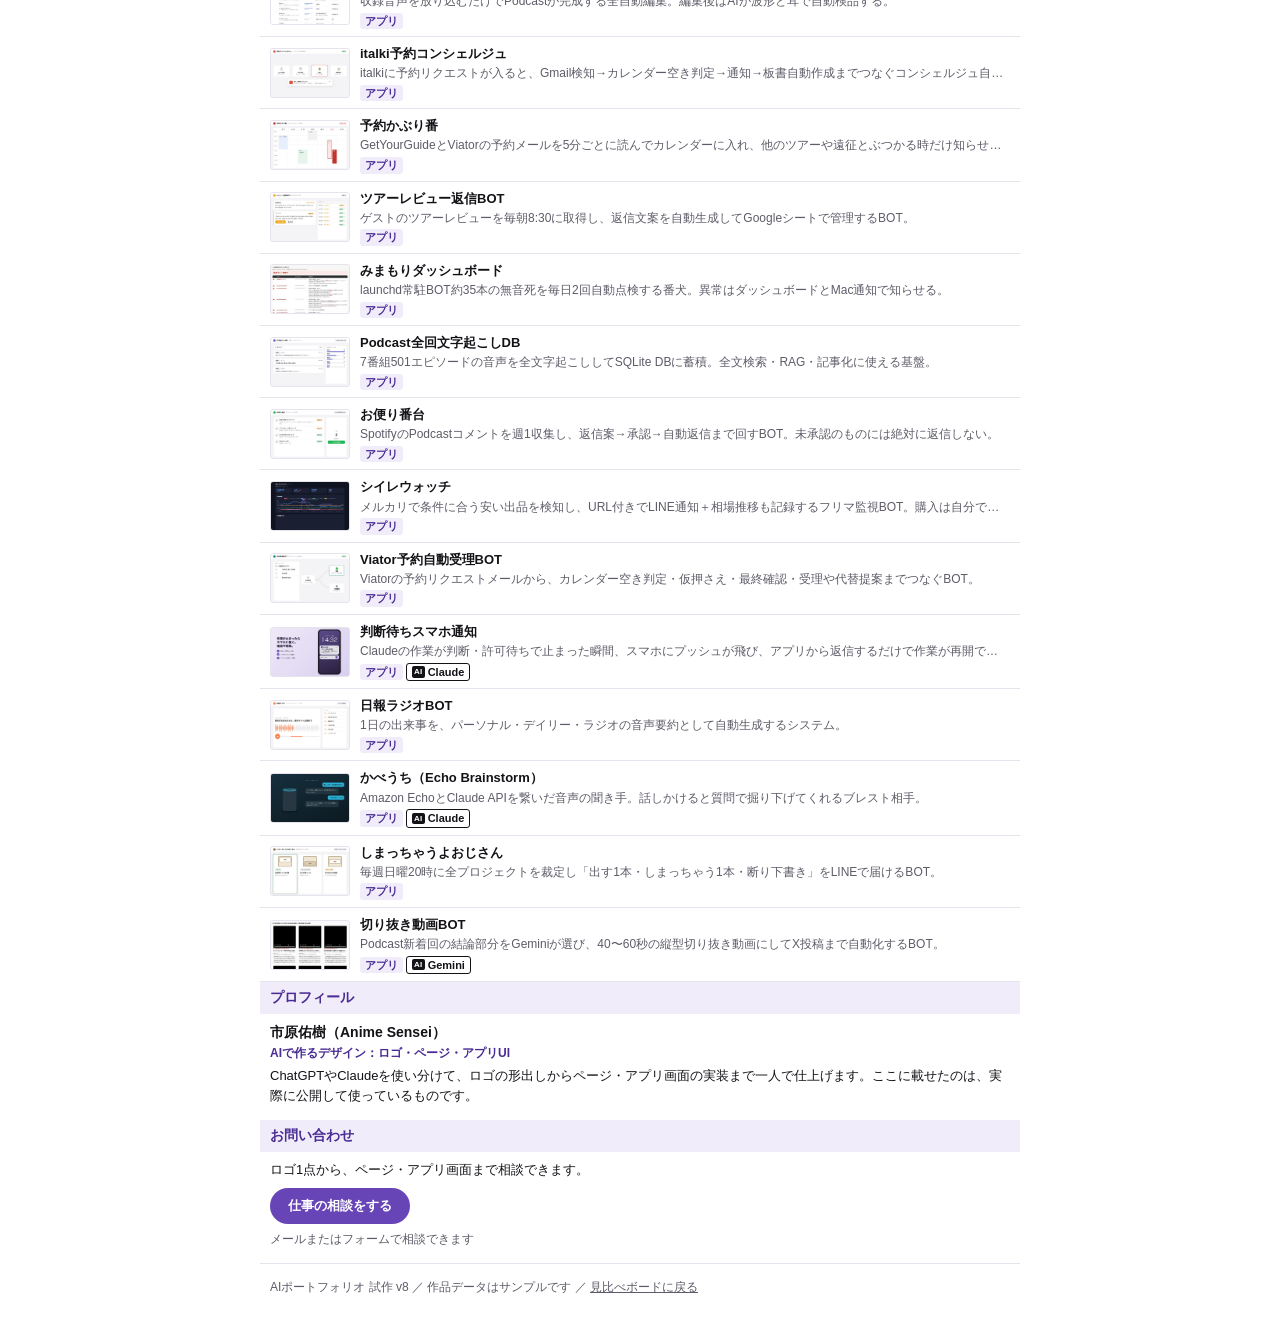
<file: v8.html>
<!doctype html>
<html lang="ja">
<head>
<meta charset="utf-8">
<meta name="viewport" content="width=device-width,initial-scale=1">
<title>AIポートフォリオ v8｜AIで作ったロゴ・ページ・アプリ</title>
<meta name="description" content="AIで設計・書き出ししたロゴ・ページ・アプリUIの実績集（試作v8：2段のサムネが上下で逆方向に流れる）。">
<meta property="og:type" content="website">
<meta property="og:title" content="AIポートフォリオ v8｜AIで作ったロゴ・ページ・アプリ">
<meta property="og:description" content="ChatGPT・Claudeなどを使い分けて作ったデザイン実績。作品ごとに使用AIを記載。">
<meta property="og:url" content="https://yukitchy.github.io/ai-portfolio/v8.html">
<meta property="og:image" content="https://yukitchy.github.io/ai-portfolio/og.png">
<meta name="twitter:card" content="summary_large_image">
<link rel="icon" href="favicon-ai.png" type="image/png">
<link rel="apple-touch-icon" href="assets/apple-touch-icon-ai.png">
<link rel="stylesheet" href="common.css">
<style>
.card{display:flex;gap:10px;padding:7px 10px;border-bottom:1px solid var(--line);align-items:center}
.card .tl{flex:0 0 80px;width:80px}
.card .th{border-radius:3px;border:1px solid var(--line)}
.card .b{min-width:0;flex:1}

.duo{background:var(--vio-l);padding:10px 0;display:grid;gap:8px}
.duo .flow{--w:124px;--g:8px;--dur:100s}
.duo .th{border-radius:4px;box-shadow:0 1px 3px rgba(40,20,90,.12)}
</style>
</head>
<body class="v8">
<div class="wrap">
<header><a class="hd" href="./v8.html"><img src="assets/icon.png" alt="" width="32" height="32"><span class="site">AIポートフォリオ</span></a><button type="button" class="cta" aria-haspopup="dialog">仕事の相談</button></header><div class="duo" aria-hidden="true"><div class="flow"></div><div class="flow rev"></div></div>
<p class="proto"><span class="note">試作版：作品データはサンプルです</span></p>
<section class="works"><h2>作品<small><span id="count">–</span>件</small></h2><div class="filters"><div class="row" id="catRow" aria-label="種類で絞り込む"></div></div><ul class="list" id="list"></ul>
<p id="empty">この種類の作品はまだありません。</p></section>
<section id="profile" class="prof"><h2>プロフィール</h2><p class="pn" id="pName"></p><p class="pr" id="pRole"></p><p class="pb" id="pBio"></p></section>
<section id="contact" class="ct"><h2>お問い合わせ</h2><p class="cl">ロゴ1点から、ページ・アプリ画面まで相談できます。</p><button type="button" class="btn" id="pContact" aria-haspopup="dialog">仕事の相談をする</button><p class="cn" id="pNote"></p></section>
<footer>AIポートフォリオ 試作 v8 ／ 作品データはサンプルです ／ <a href="board.html">見比べボードに戻る</a></footer>
</div>
<script>window.T={card:(it,i)=>`<li class="card${i===0?" first":""}"><span class="tl">${thumb(it)}</span><div class="b">${link(it,esc(it.title),"t")}<p class="d">${esc(it.desc)}</p>${tags(it)}</div></li>`};</script>
<script src="app.js"></script>
</body>
</html>
</file>
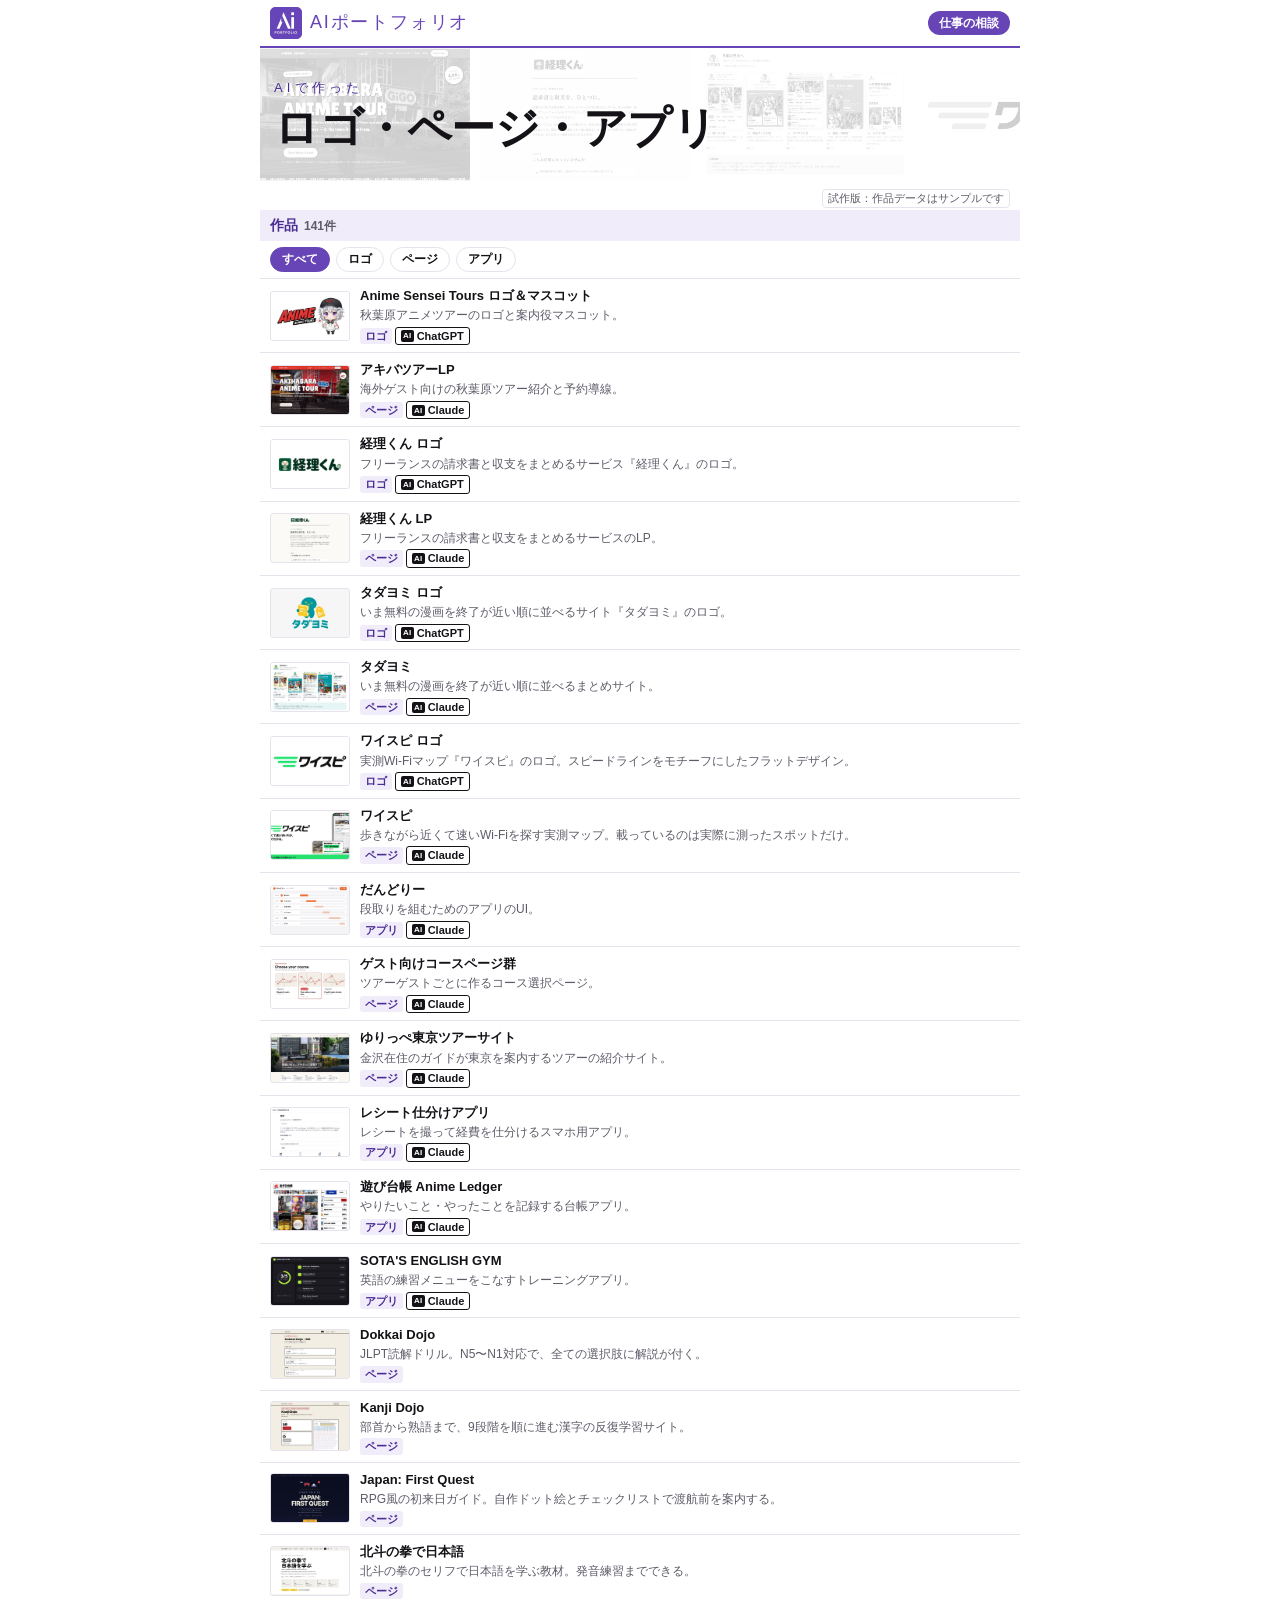
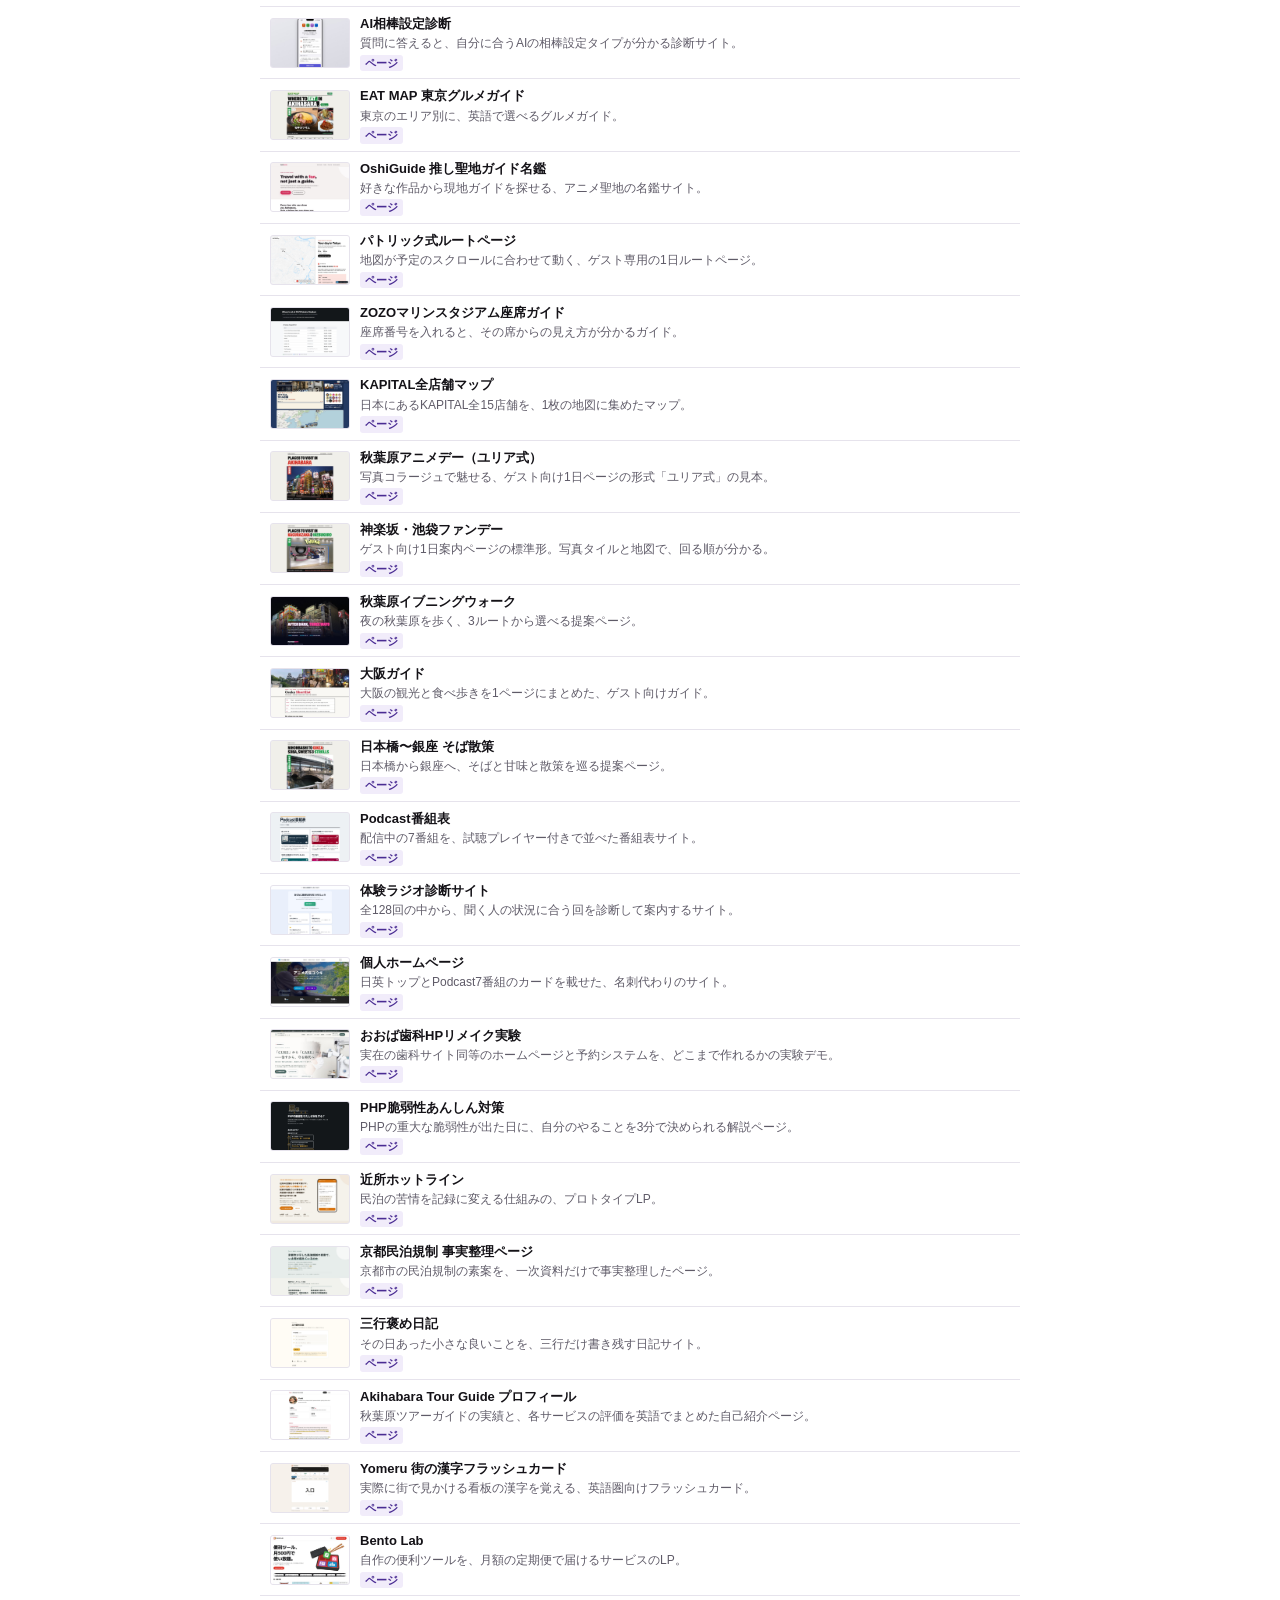
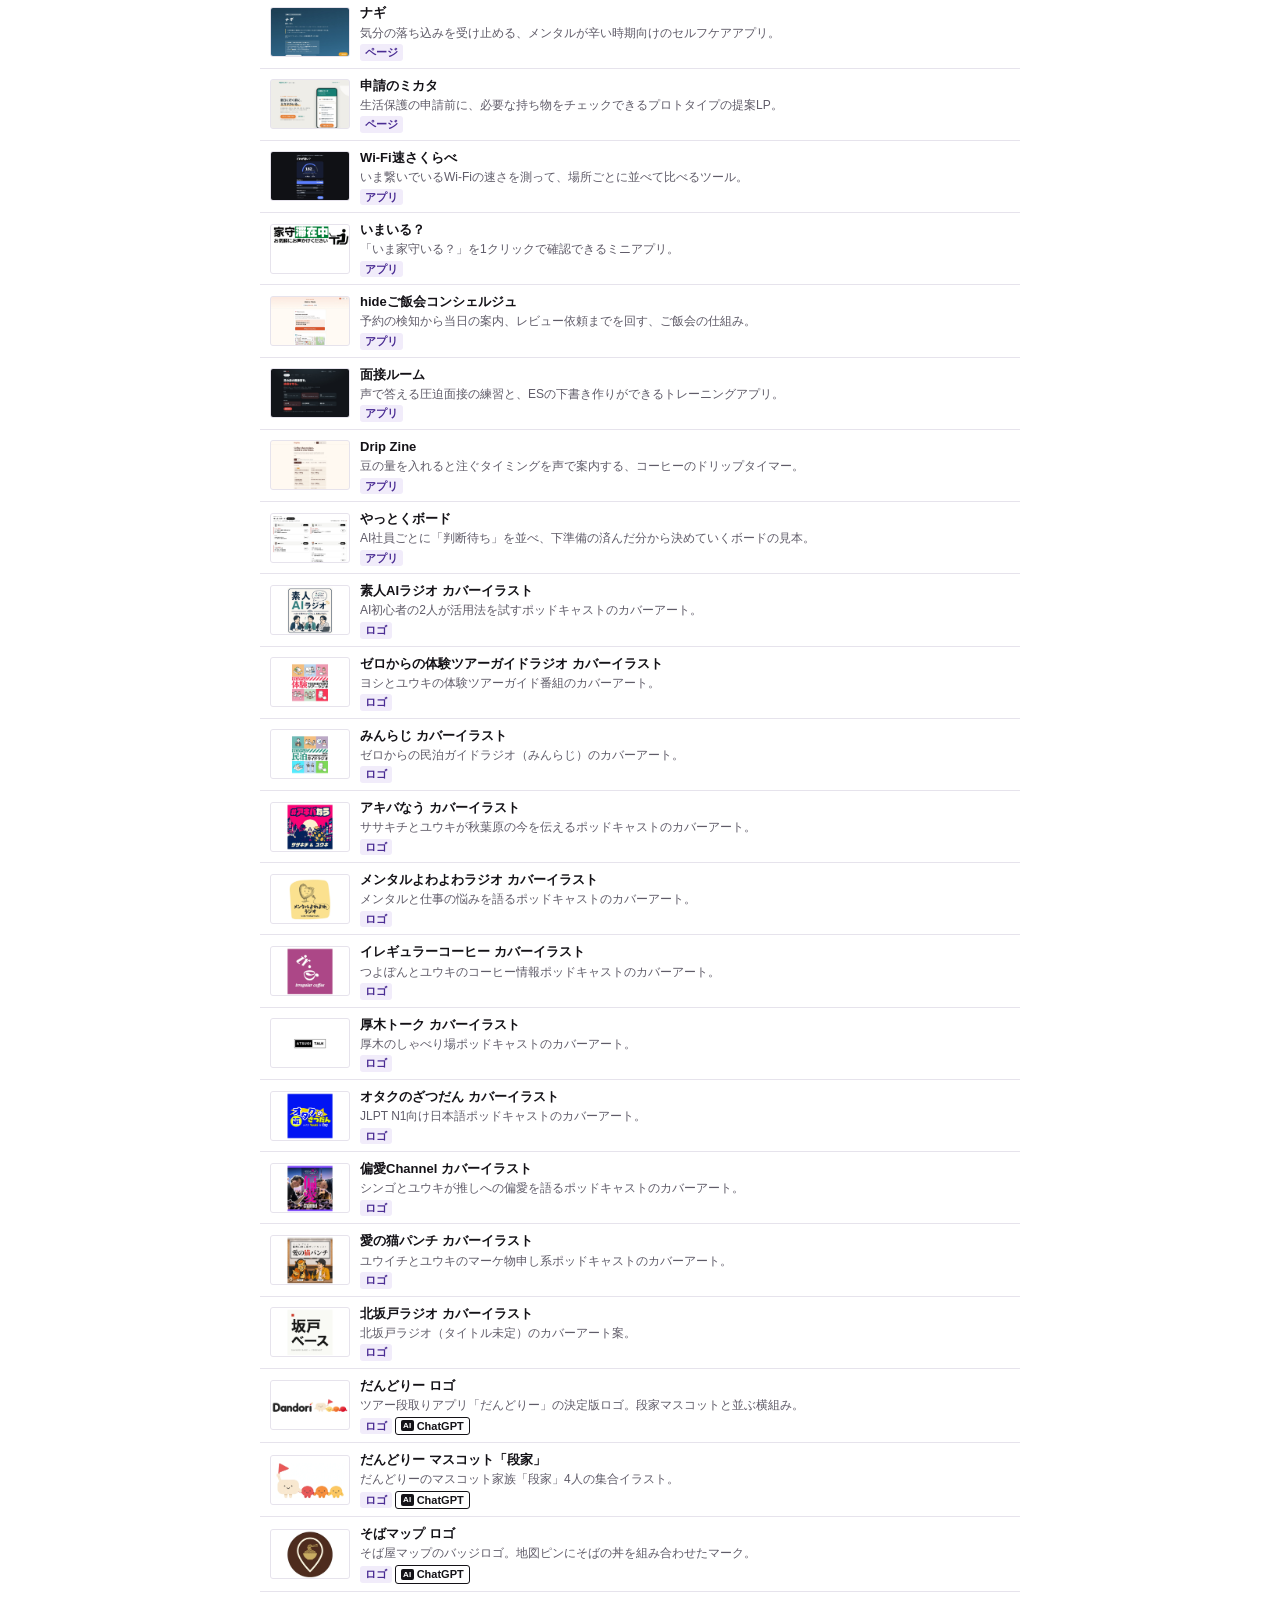
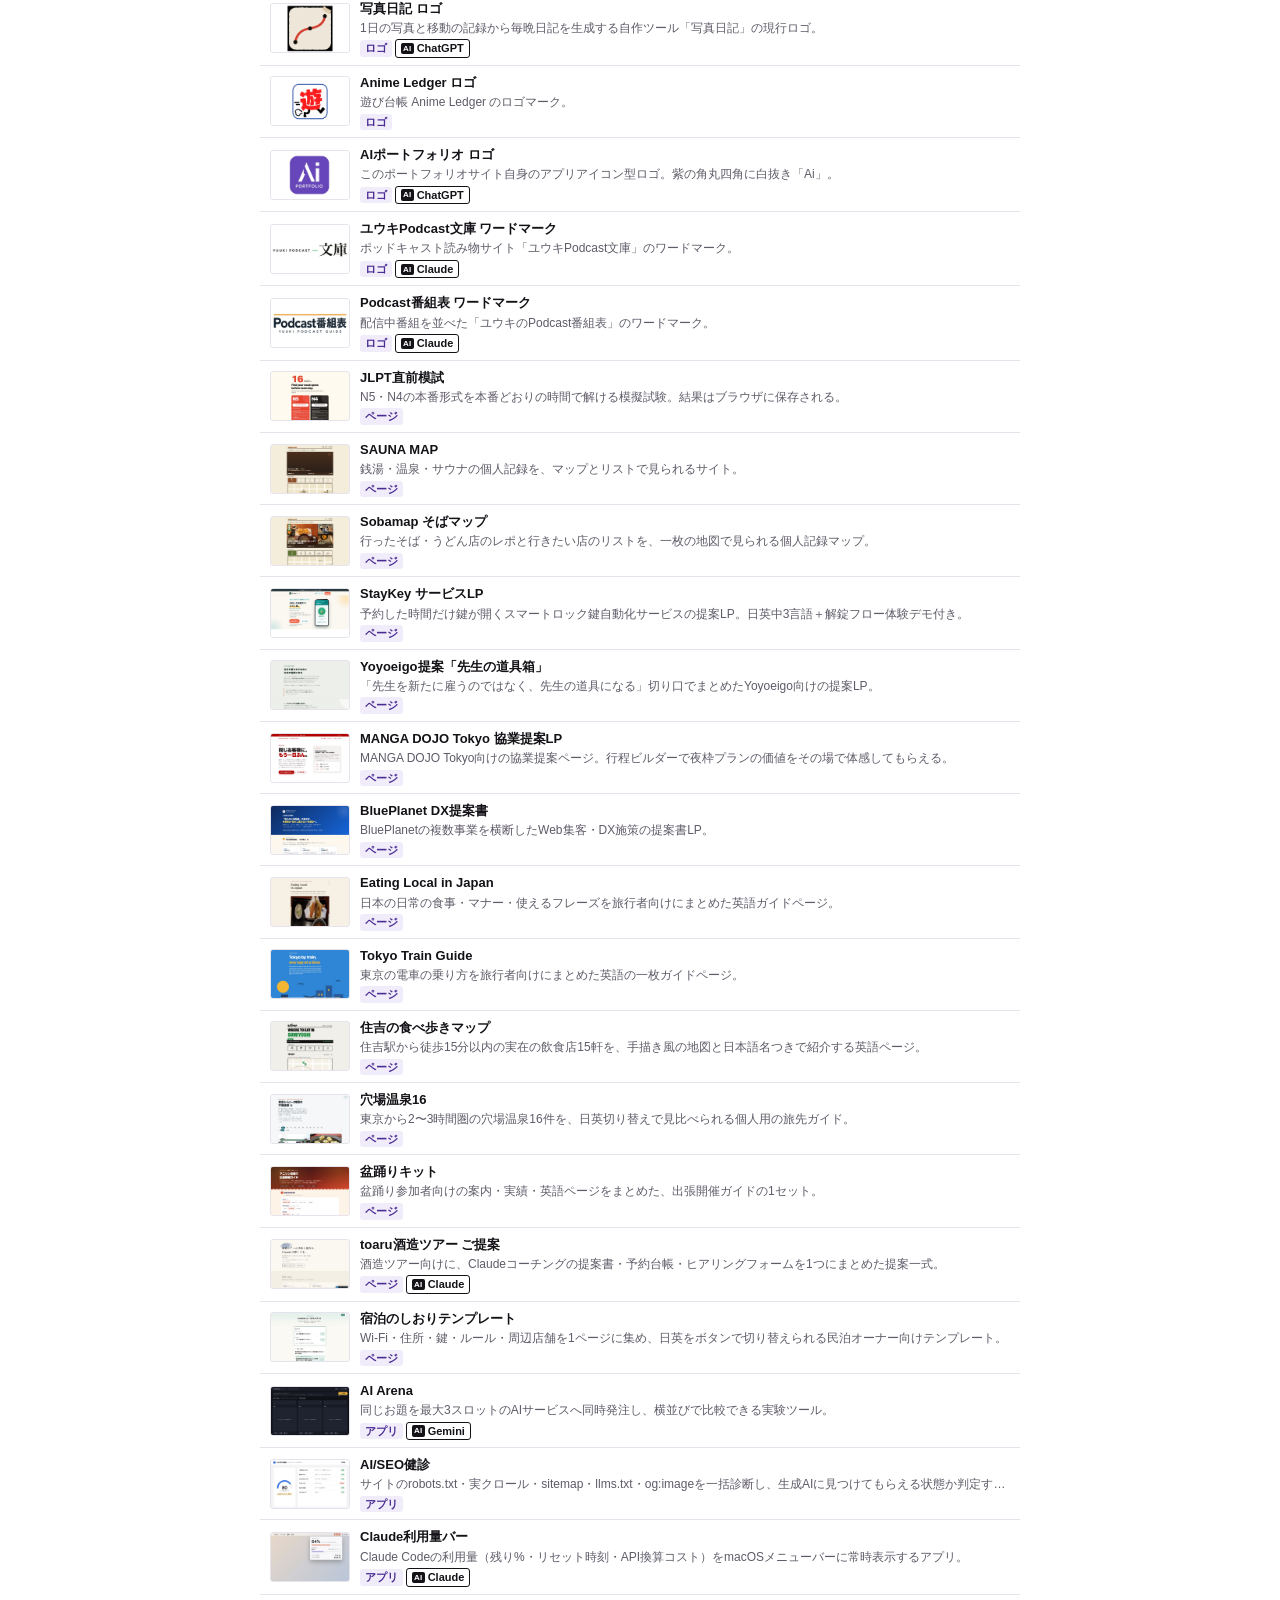
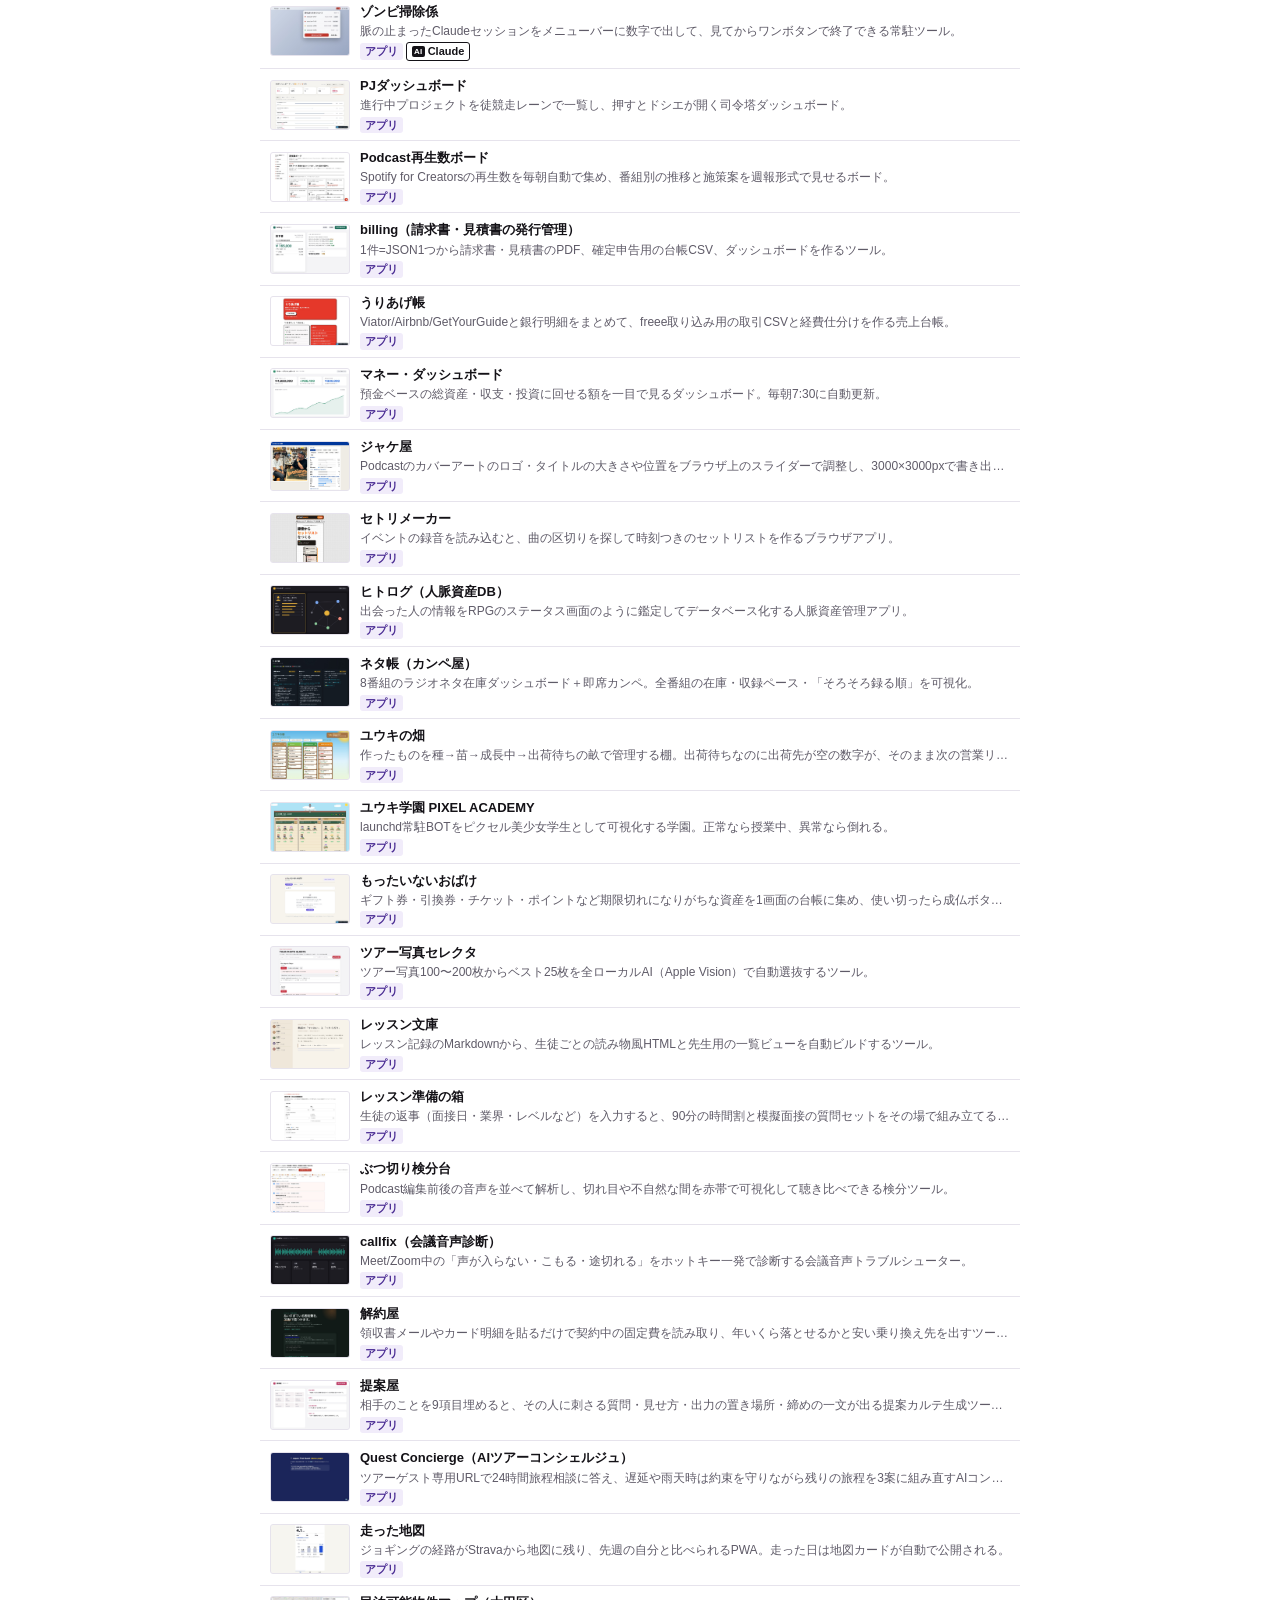
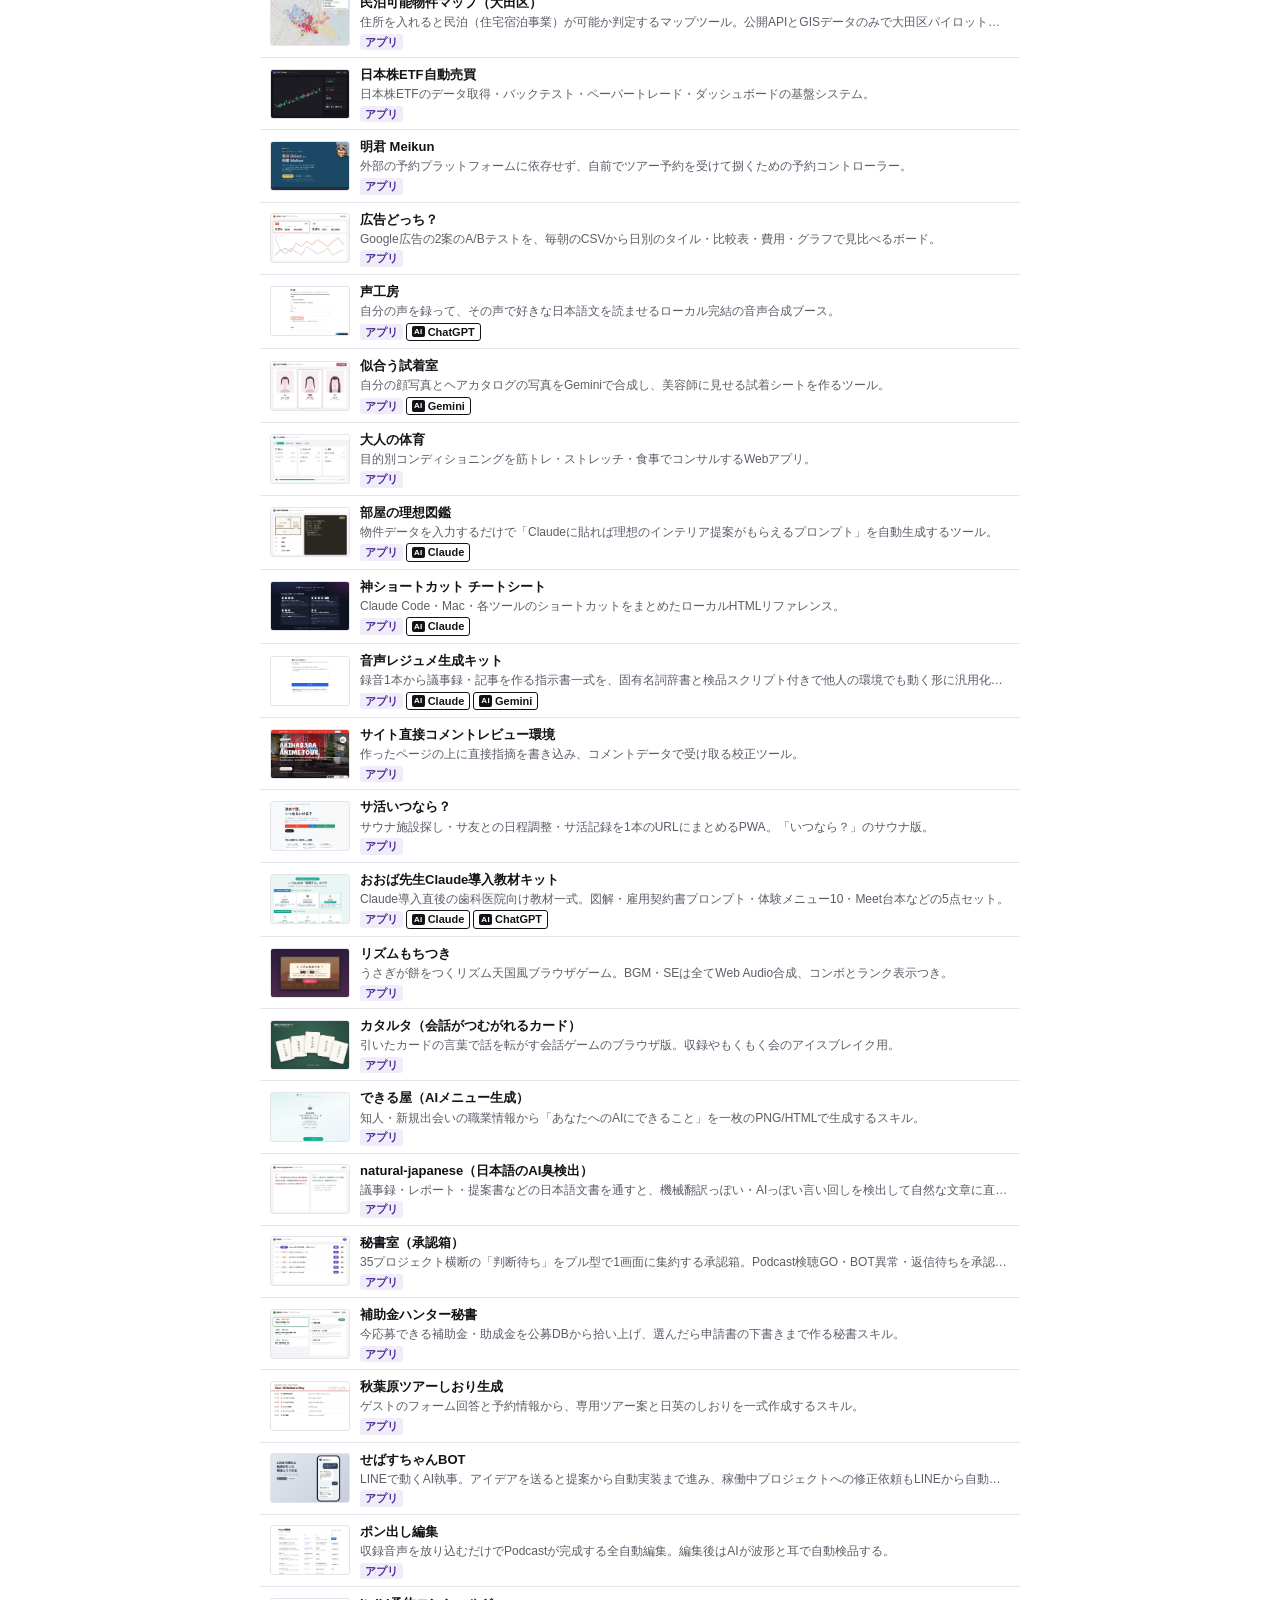
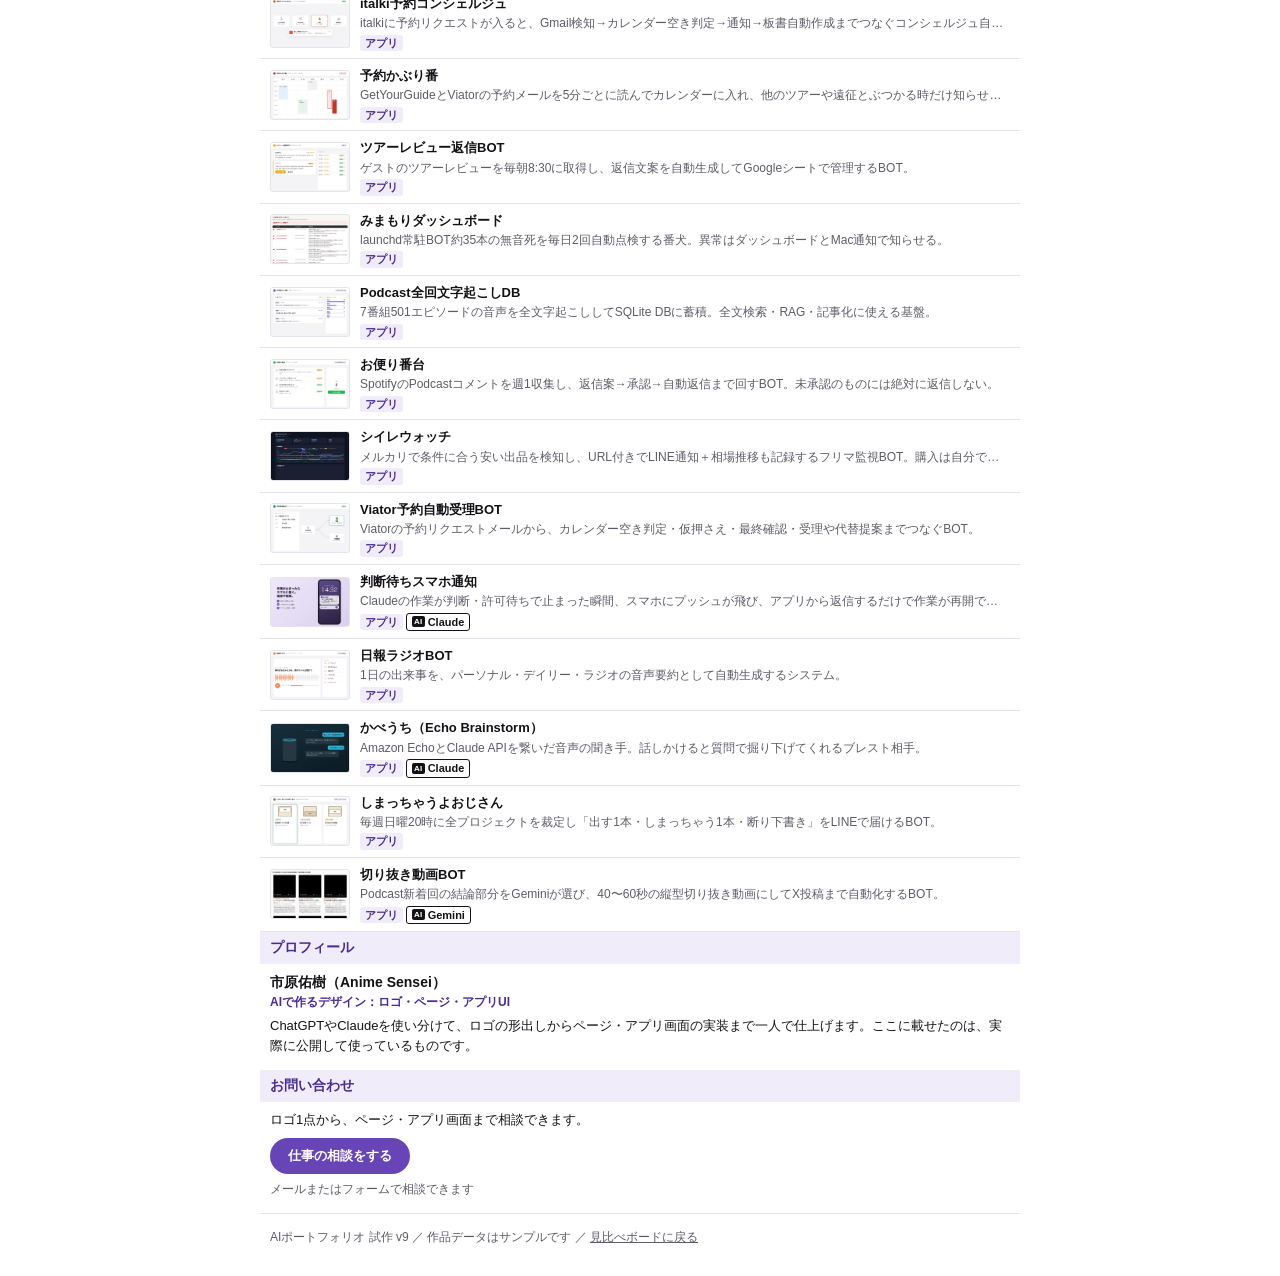
<file: v9.html>
<!doctype html>
<html lang="ja">
<head>
<meta charset="utf-8">
<meta name="viewport" content="width=device-width,initial-scale=1">
<title>AIポートフォリオ v9｜AIで作ったロゴ・ページ・アプリ</title>
<meta name="description" content="AIで設計・書き出ししたロゴ・ページ・アプリUIの実績集（試作v9：淡く沈めた流れの上に大きな文字組だけを置く）。">
<meta property="og:type" content="website">
<meta property="og:title" content="AIポートフォリオ v9｜AIで作ったロゴ・ページ・アプリ">
<meta property="og:description" content="ChatGPT・Claudeなどを使い分けて作ったデザイン実績。作品ごとに使用AIを記載。">
<meta property="og:url" content="https://yukitchy.github.io/ai-portfolio/v9.html">
<meta property="og:image" content="https://yukitchy.github.io/ai-portfolio/og.png">
<meta name="twitter:card" content="summary_large_image">
<link rel="icon" href="favicon-ai.png" type="image/png">
<link rel="apple-touch-icon" href="assets/apple-touch-icon-ai.png">
<link rel="stylesheet" href="common.css">
<style>
.card{display:flex;gap:10px;padding:7px 10px;border-bottom:1px solid var(--line);align-items:center}
.card .tl{flex:0 0 80px;width:80px}
.card .th{border-radius:3px;border:1px solid var(--line)}
.card .b{min-width:0;flex:1}

.type{position:relative;overflow:hidden;padding:30px 14px 26px}
.type .flow{position:absolute;left:0;right:0;top:50%;transform:translateY(-50%);--w:210px;--g:10px;--dur:120s;filter:grayscale(1)}
.type::before{content:"";position:absolute;inset:0;z-index:1;background:rgba(255,255,255,.8)}
.type .k,.type h1{position:relative;z-index:2}
.type .k{font-size:13px;font-weight:300;letter-spacing:.32em;color:var(--vio-d)}
.type h1{font-size:clamp(27px,8.4vw,44px);font-weight:800;line-height:1.2;letter-spacing:-.01em;margin-top:4px}
</style>
</head>
<body class="v9">
<div class="wrap">
<header><a class="hd" href="./v9.html"><img src="assets/icon.png" alt="" width="32" height="32"><span class="site">AIポートフォリオ</span></a><button type="button" class="cta" aria-haspopup="dialog">仕事の相談</button></header><div class="type"><div class="flow" aria-hidden="true"></div><p class="k">AIで作った</p><h1>ロゴ・ページ・アプリ</h1></div>
<p class="proto"><span class="note">試作版：作品データはサンプルです</span></p>
<section class="works"><h2>作品<small><span id="count">–</span>件</small></h2><div class="filters"><div class="row" id="catRow" aria-label="種類で絞り込む"></div></div><ul class="list" id="list"></ul>
<p id="empty">この種類の作品はまだありません。</p></section>
<section id="profile" class="prof"><h2>プロフィール</h2><p class="pn" id="pName"></p><p class="pr" id="pRole"></p><p class="pb" id="pBio"></p></section>
<section id="contact" class="ct"><h2>お問い合わせ</h2><p class="cl">ロゴ1点から、ページ・アプリ画面まで相談できます。</p><button type="button" class="btn" id="pContact" aria-haspopup="dialog">仕事の相談をする</button><p class="cn" id="pNote"></p></section>
<footer>AIポートフォリオ 試作 v9 ／ 作品データはサンプルです ／ <a href="board.html">見比べボードに戻る</a></footer>
</div>
<script>window.T={card:(it,i)=>`<li class="card${i===0?" first":""}"><span class="tl">${thumb(it)}</span><div class="b">${link(it,esc(it.title),"t")}<p class="d">${esc(it.desc)}</p>${tags(it)}</div></li>`};</script>
<script src="app.js"></script>
</body>
</html>
</file>
<file: common.css>
/* 全案共通：パレット（紫＋白＋黒）・コンパクト型の土台（タダヨミv3の文法）・チップ・タグ・仮サムネ */
:root{--vio:#6745b7;--vio-d:#4a2c93;--vio-l:#f1ecfa;--ink:#141217;--sub:#5f5b68;--line:#e6e3ec;--bg:#fff}
*{box-sizing:border-box;margin:0;padding:0}
body{font-family:"Hiragino Kaku Gothic ProN","Hiragino Sans","Noto Sans JP","Yu Gothic",sans-serif;color:var(--ink);background:var(--bg);line-height:1.55;-webkit-text-size-adjust:100%}
img{display:block;max-width:100%}
a{color:inherit}
h1,h2,h3{white-space:nowrap;overflow:hidden;text-overflow:ellipsis}
.wrap{max-width:760px;margin:0 auto}
/* 薄いヘッダー：確定アイコン＋サイト名（細字・字間広め・紫）＋相談導線 */
header{display:flex;align-items:center;gap:8px;height:48px;padding:0 10px;border-bottom:2px solid var(--vio)}
.hd{display:flex;align-items:center;gap:8px;text-decoration:none;min-width:0}
.hd img{flex:none}
.site{font-size:clamp(15px,4.6vw,18px);font-weight:300;letter-spacing:.1em;color:var(--vio);white-space:nowrap}
.cta,.btn{font:inherit;border:0;cursor:pointer}
.cta{margin-left:auto;flex:none;font-size:12px;font-weight:700;color:#fff;background:var(--vio);text-decoration:none;border-radius:999px;padding:3px 11px;white-space:nowrap}
.note{display:inline-block;font-size:11px;color:var(--sub);border:1px solid var(--line);border-radius:4px;padding:0 5px;background:#fff}
.proto{text-align:right;padding:4px 10px 0}
h2{font-size:14px;font-weight:800;display:flex;align-items:baseline;gap:6px;background:var(--vio-l);color:var(--vio-d);padding:5px 10px}
h2 small{font-size:12px;font-weight:600;color:var(--sub)}
.filters{position:sticky;top:0;z-index:5;background:#fff;padding:6px 10px;border-bottom:1px solid var(--line)}
.row{display:flex;gap:6px;overflow-x:auto;scrollbar-width:none}
.row::-webkit-scrollbar{display:none}
.chip{flex:0 0 auto;font:inherit;font-size:12px;font-weight:600;border:1px solid var(--line);background:#fff;color:var(--ink);border-radius:999px;padding:2px 11px;cursor:pointer;white-space:nowrap}
.chip[aria-pressed=true]{background:var(--vio);color:#fff;border-color:var(--vio)}
.list{list-style:none}
.card .t{display:block;font-size:13px;font-weight:800;white-space:nowrap;overflow:hidden;text-overflow:ellipsis;text-decoration:none}
/* カード全体をタップ可能に：タイトルのリンクをカード全面へ広げる（リンクなし作品は span のまま＝飛ばない） */
.card{position:relative}
.card .tl{display:block}
.card a.t::after{content:"";position:absolute;inset:0;z-index:1}
.card:hover a.t,.card a.t:focus-visible{color:var(--vio-d)}
.card a.t:focus-visible{outline:none}.card:has(a.t:focus-visible){outline:2px solid var(--vio);outline-offset:-2px}
.card .d{font-size:12px;color:var(--sub);white-space:nowrap;overflow:hidden;text-overflow:ellipsis}
.tags{display:flex;flex-wrap:wrap;gap:3px;align-items:center;margin-top:2px}
/* 担当範囲＝紫の塗り／使用AI＝黒の細枠＋「AI」の頭文字 */
.scope,.ai{font-size:11px;font-weight:700;line-height:1.5;border-radius:3px;padding:0 5px;white-space:nowrap}
.scope{background:var(--vio-l);color:var(--vio-d)}
.ai{border:1px solid var(--ink);color:var(--ink);font-weight:600;display:inline-flex;align-items:center;gap:3px}
.ai::before{content:"AI";font-size:8px;font-weight:800;letter-spacing:.04em;background:var(--ink);color:#fff;border-radius:2px;padding:0 2px;line-height:1.4}
.th{display:block;width:100%;aspect-ratio:16/10;height:auto;object-fit:cover;object-position:top;background:var(--vio-l)}
.ph{position:relative;display:flex;align-items:center;justify-content:center;padding:4px 6px 14px;overflow:hidden;background:var(--vio);color:#fff;text-align:center}
.ph span{font-size:11px;font-weight:700;line-height:1.3;display:-webkit-box;-webkit-line-clamp:2;-webkit-box-orient:vertical;overflow:hidden;overflow-wrap:anywhere}
.ph small{position:absolute;right:3px;bottom:3px;font-size:10px;font-weight:600;background:rgba(255,255,255,.92);color:var(--vio-d);border-radius:2px;padding:0 4px;line-height:1.5}
/* プロフィール・問い合わせ（コンパクト） */
.prof,.ct{padding:0 0 14px}
.prof p,.ct p{padding:0 10px}
.prof .pn{font-weight:800;font-size:14px;margin-top:8px}.prof .pr{font-size:12px;color:var(--vio-d);font-weight:700}.prof .pb{font-size:13px;margin-top:4px}
.ct .cl{font-size:13px;margin:8px 0}
.btn{display:inline-block;margin:0 10px;background:var(--vio);color:#fff;text-decoration:none;font-weight:700;font-size:13px;border-radius:999px;padding:8px 18px}
.ct .cn{font-size:12px;color:var(--sub);margin-top:6px}
footer{padding:14px 10px 30px;font-size:12px;color:var(--sub);border-top:1px solid var(--line)}
.tl .ph span{font-size:10px;-webkit-line-clamp:1;display:block;white-space:nowrap;overflow:hidden;text-overflow:ellipsis;max-width:100%}
#empty{display:none;padding:32px 0;text-align:center;color:var(--sub);font-size:13px}
/* v6〜v10：作品サムネがゆっくり横に流れるヒーロー。トラックに同じ並びを2回入れ、半分ずらして継ぎ目なくループ。はみ出しは .flow 内で切る */
.flow{overflow:hidden}
.flow .tr{display:flex;width:max-content;gap:var(--g,8px);padding-right:var(--g,8px);animation:flow var(--dur,90s) linear infinite}
.flow.rev .tr{animation-direction:reverse}
.flow .fi{flex:none;display:block;width:var(--w,120px)}
@keyframes flow{to{transform:translate3d(-50%,0,0)}}
@media(prefers-reduced-motion:reduce){.flow .tr{animation:none}}
/* 仕事の相談モーダル：dialog本体は余白0＝枠の外をタップすると target が dialog になり閉じる。中身は .mb */
.cdlg{margin:auto;border:0;padding:0;width:min(360px,calc(100vw - 24px));max-width:none;border-radius:10px;background:#fff;color:var(--ink);box-shadow:0 12px 40px rgba(20,18,23,.28)}
.cdlg::backdrop{background:rgba(20,18,23,.55)}
.cdlg .mb{position:relative;padding:18px 16px 16px}
.cdlg .x{position:absolute;top:6px;right:6px;width:36px;height:36px;border:0;background:none;font:inherit;font-size:22px;line-height:1;color:var(--sub);cursor:pointer;border-radius:999px}
.cdlg .x:hover{background:var(--vio-l);color:var(--vio-d)}
.cdlg .mt{font-size:16px;font-weight:800;color:var(--vio-d);padding-right:36px}
.cdlg .ms{font-size:13px;color:var(--sub);margin:4px 0 14px}
.cdlg .mo{display:block;text-decoration:none;font-weight:700;font-size:14px;text-align:center;border-radius:8px;padding:10px 12px;line-height:1.4}
.cdlg .mo+.mo{margin-top:8px}
.cdlg .mo small{display:block;font-size:12px;font-weight:400;margin-top:1px;overflow-wrap:anywhere}
.cdlg .mail{background:var(--vio);color:#fff}.cdlg .mail small{color:rgba(255,255,255,.86)}
.cdlg .form{border:1px solid var(--vio);color:var(--vio-d)}.cdlg .form small{color:var(--sub)}
.cdlg .mail:hover{background:var(--vio-d)}.cdlg .form:hover{background:var(--vio-l)}
</file>
